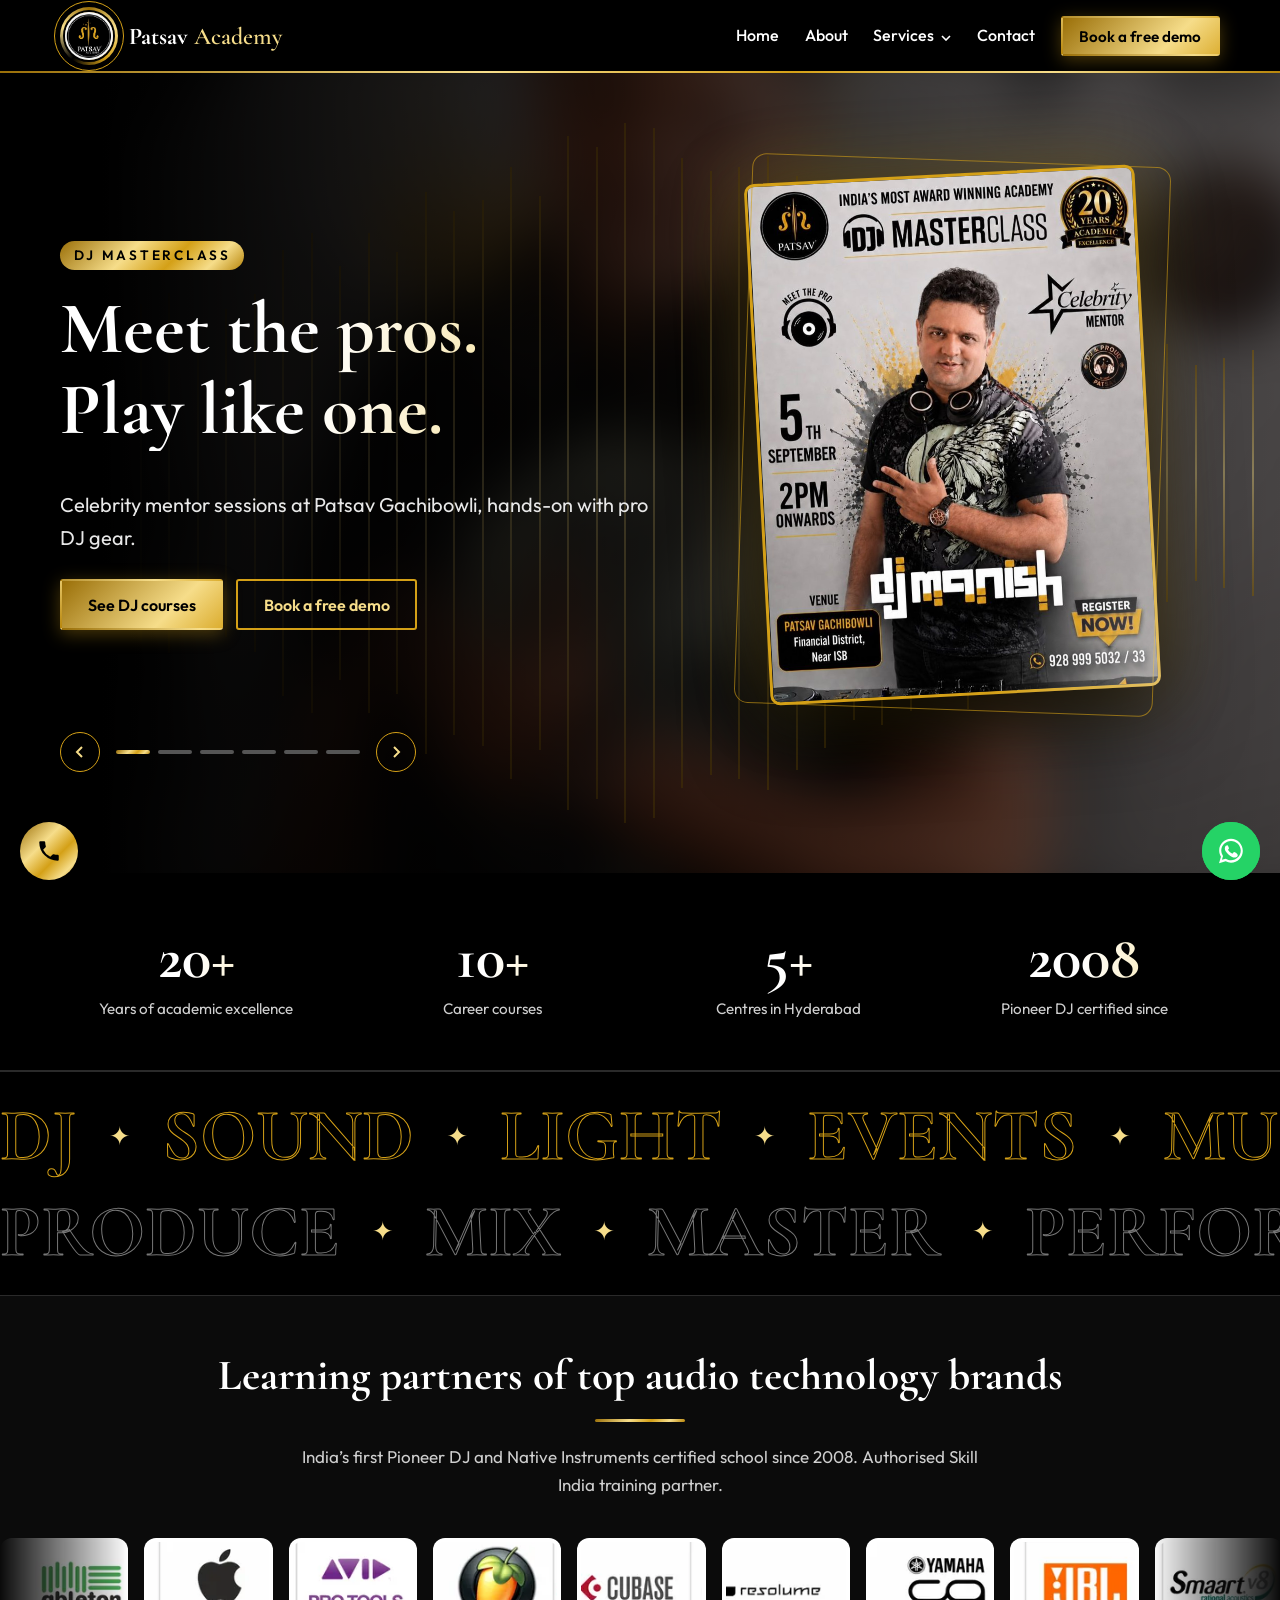
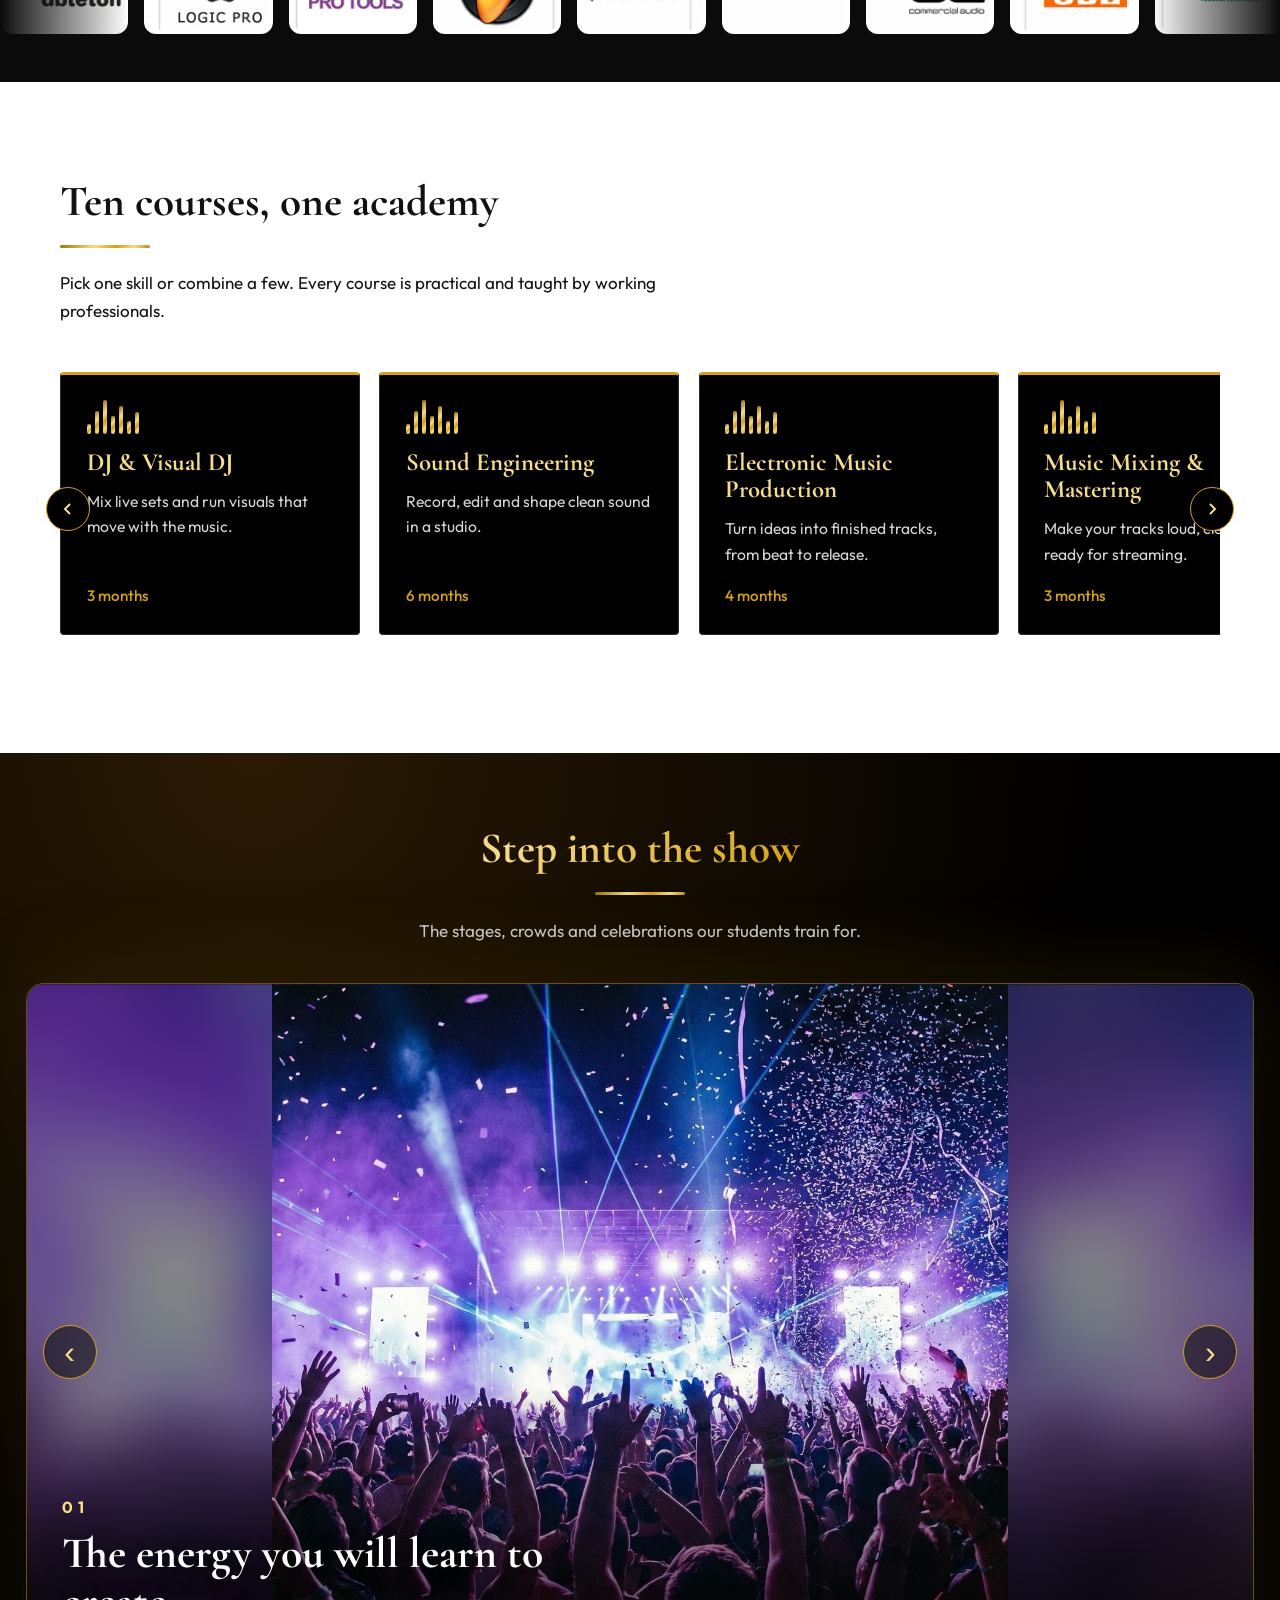
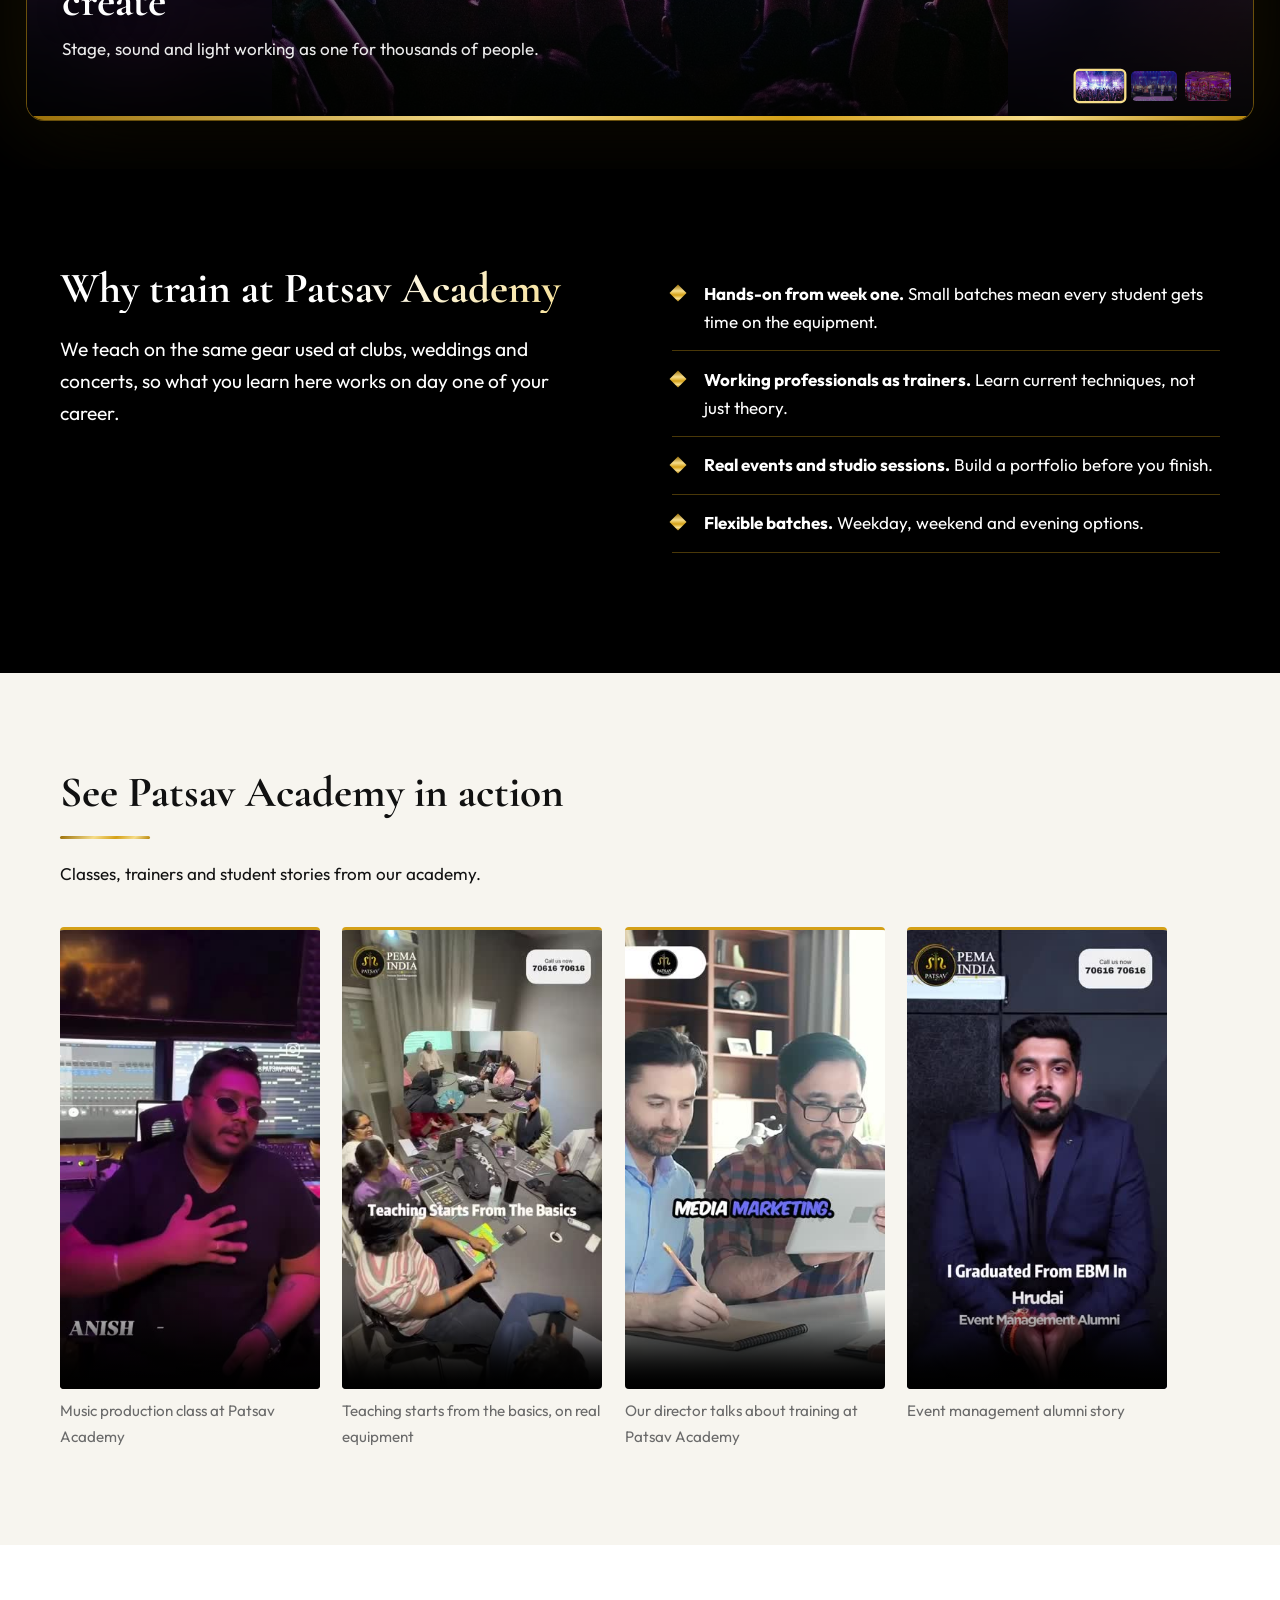
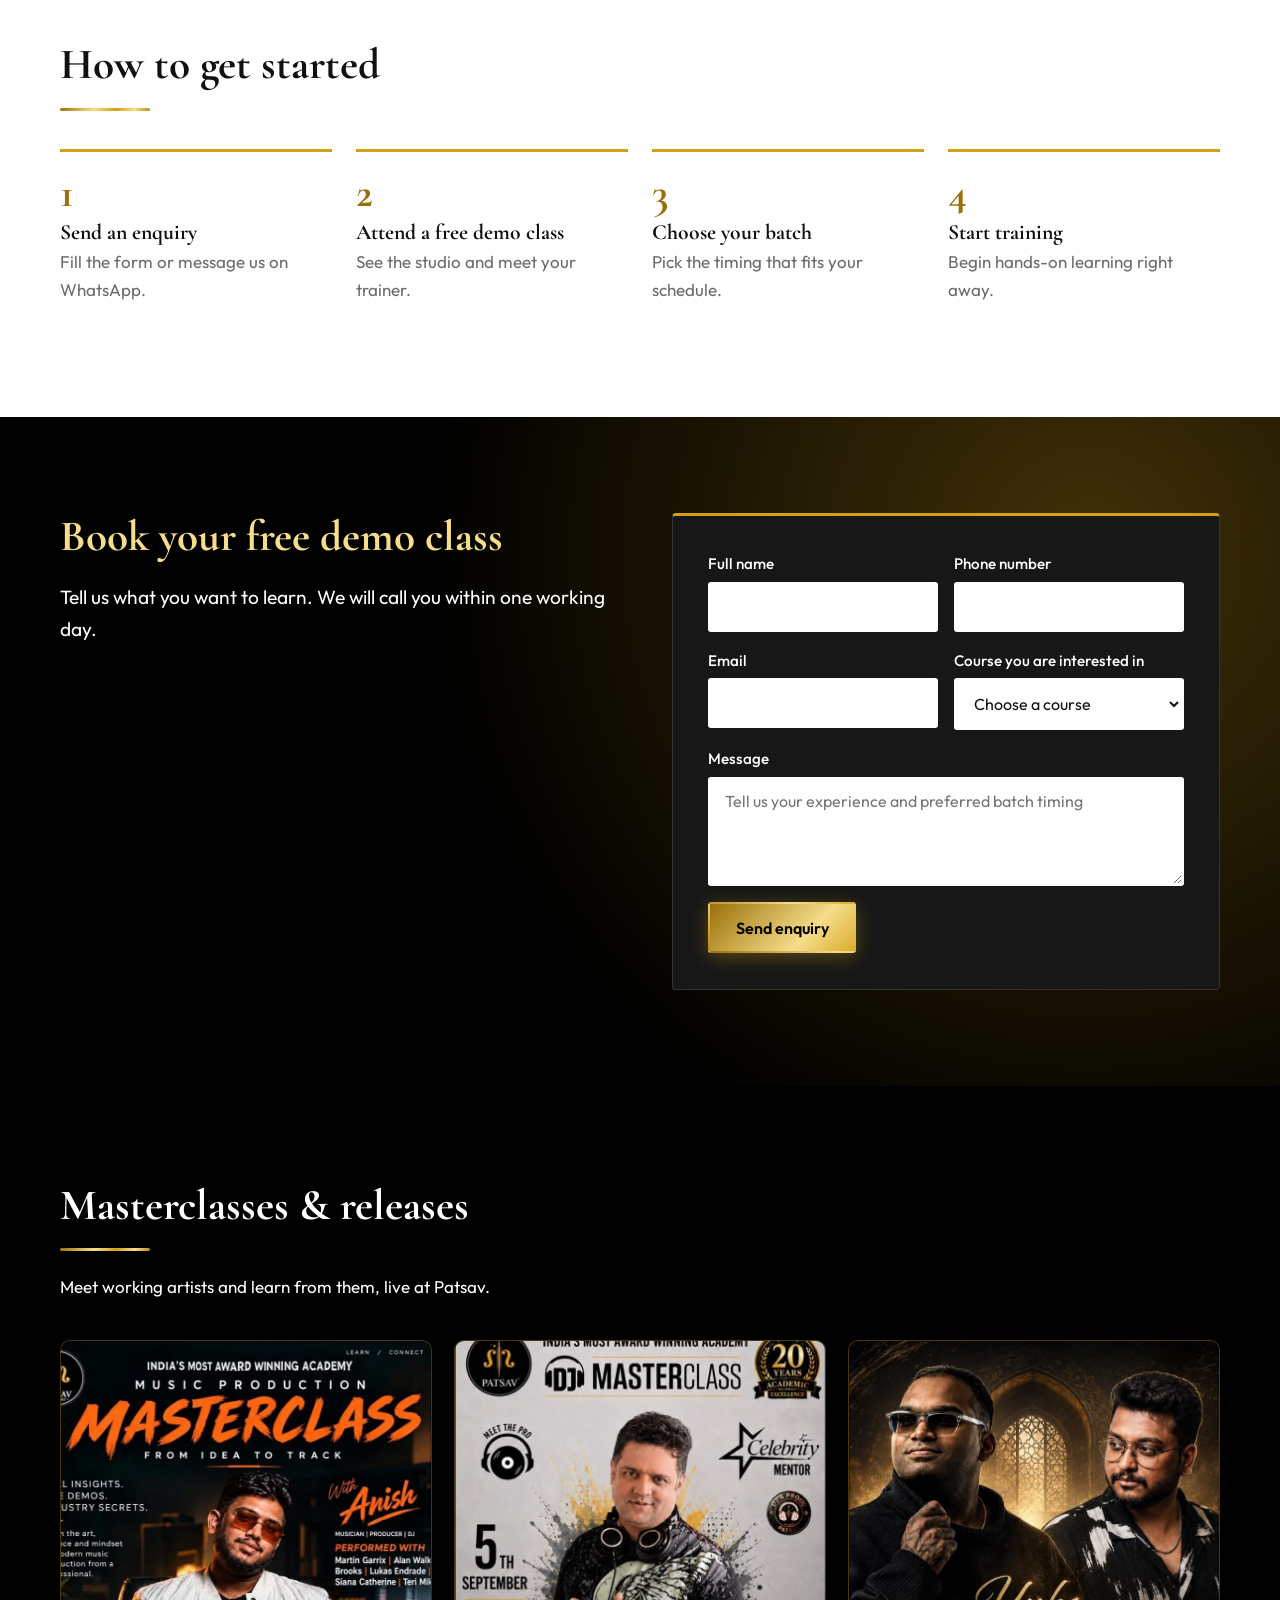
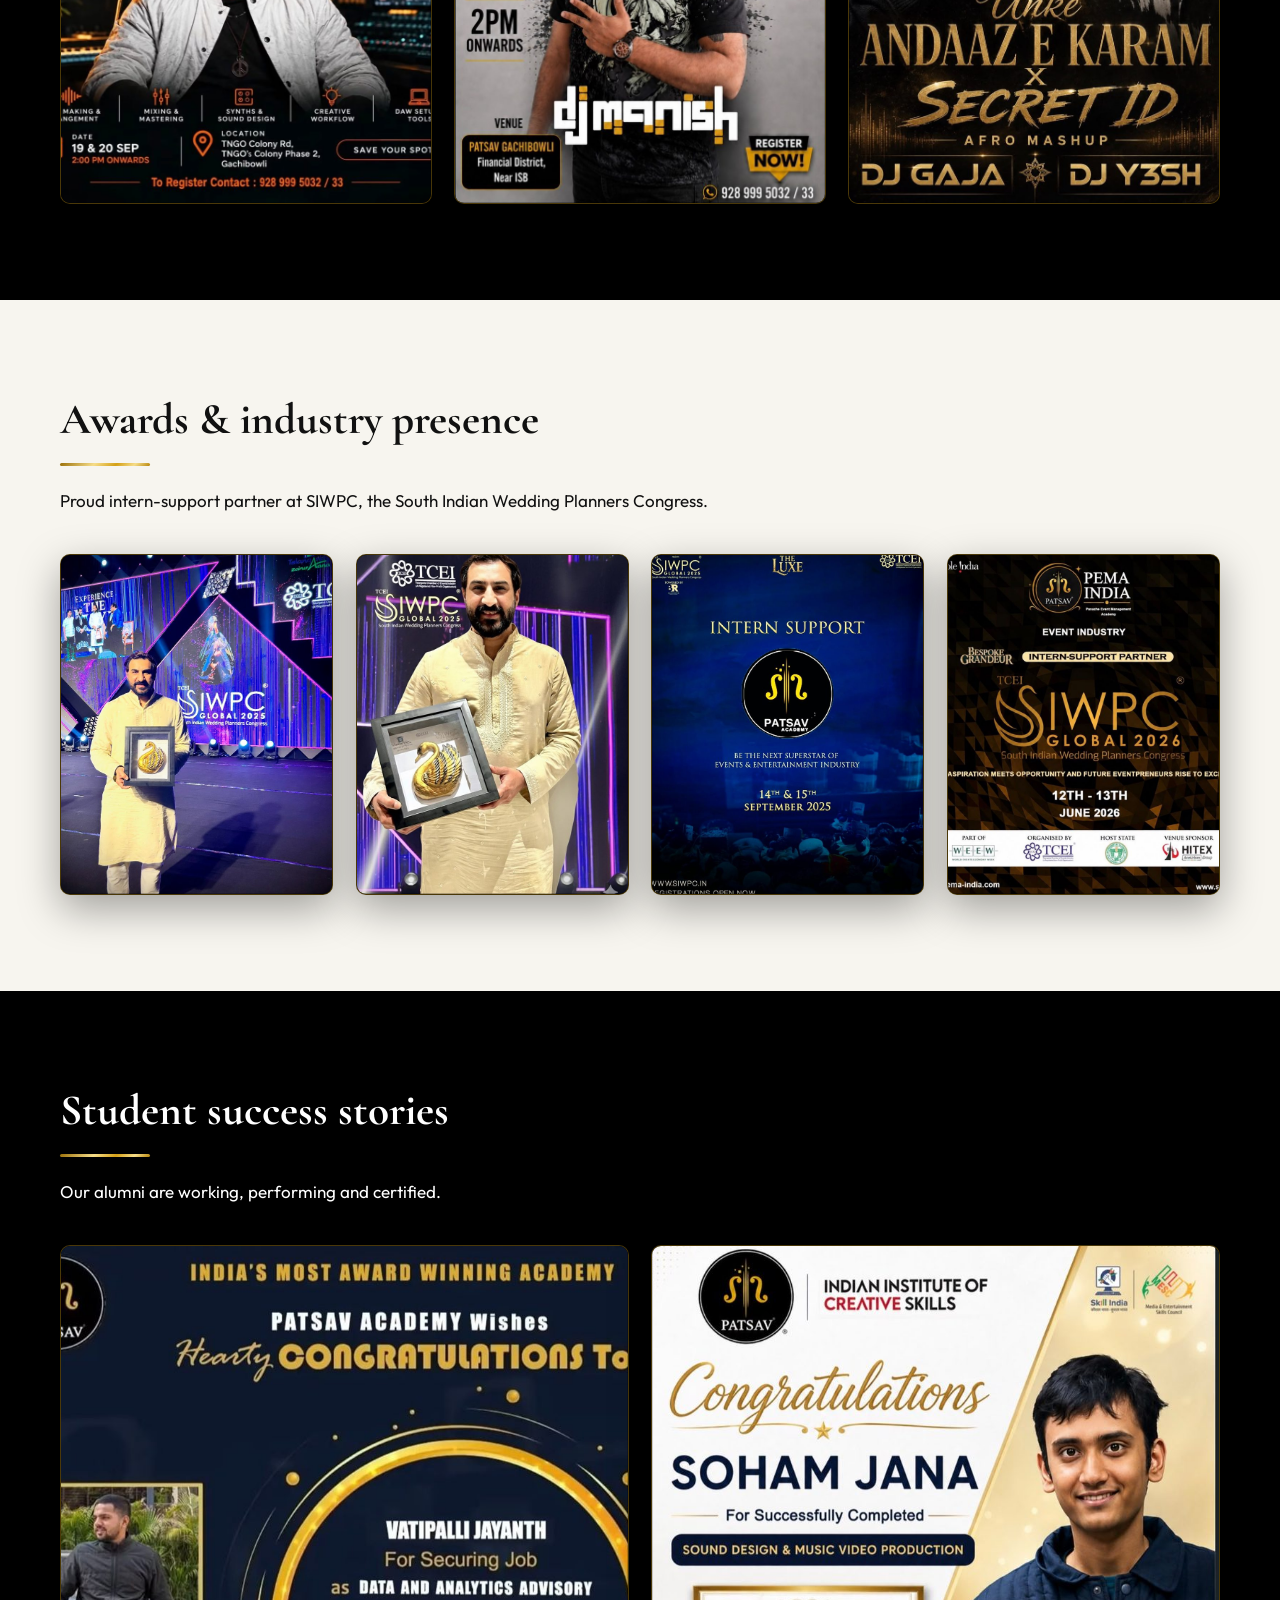
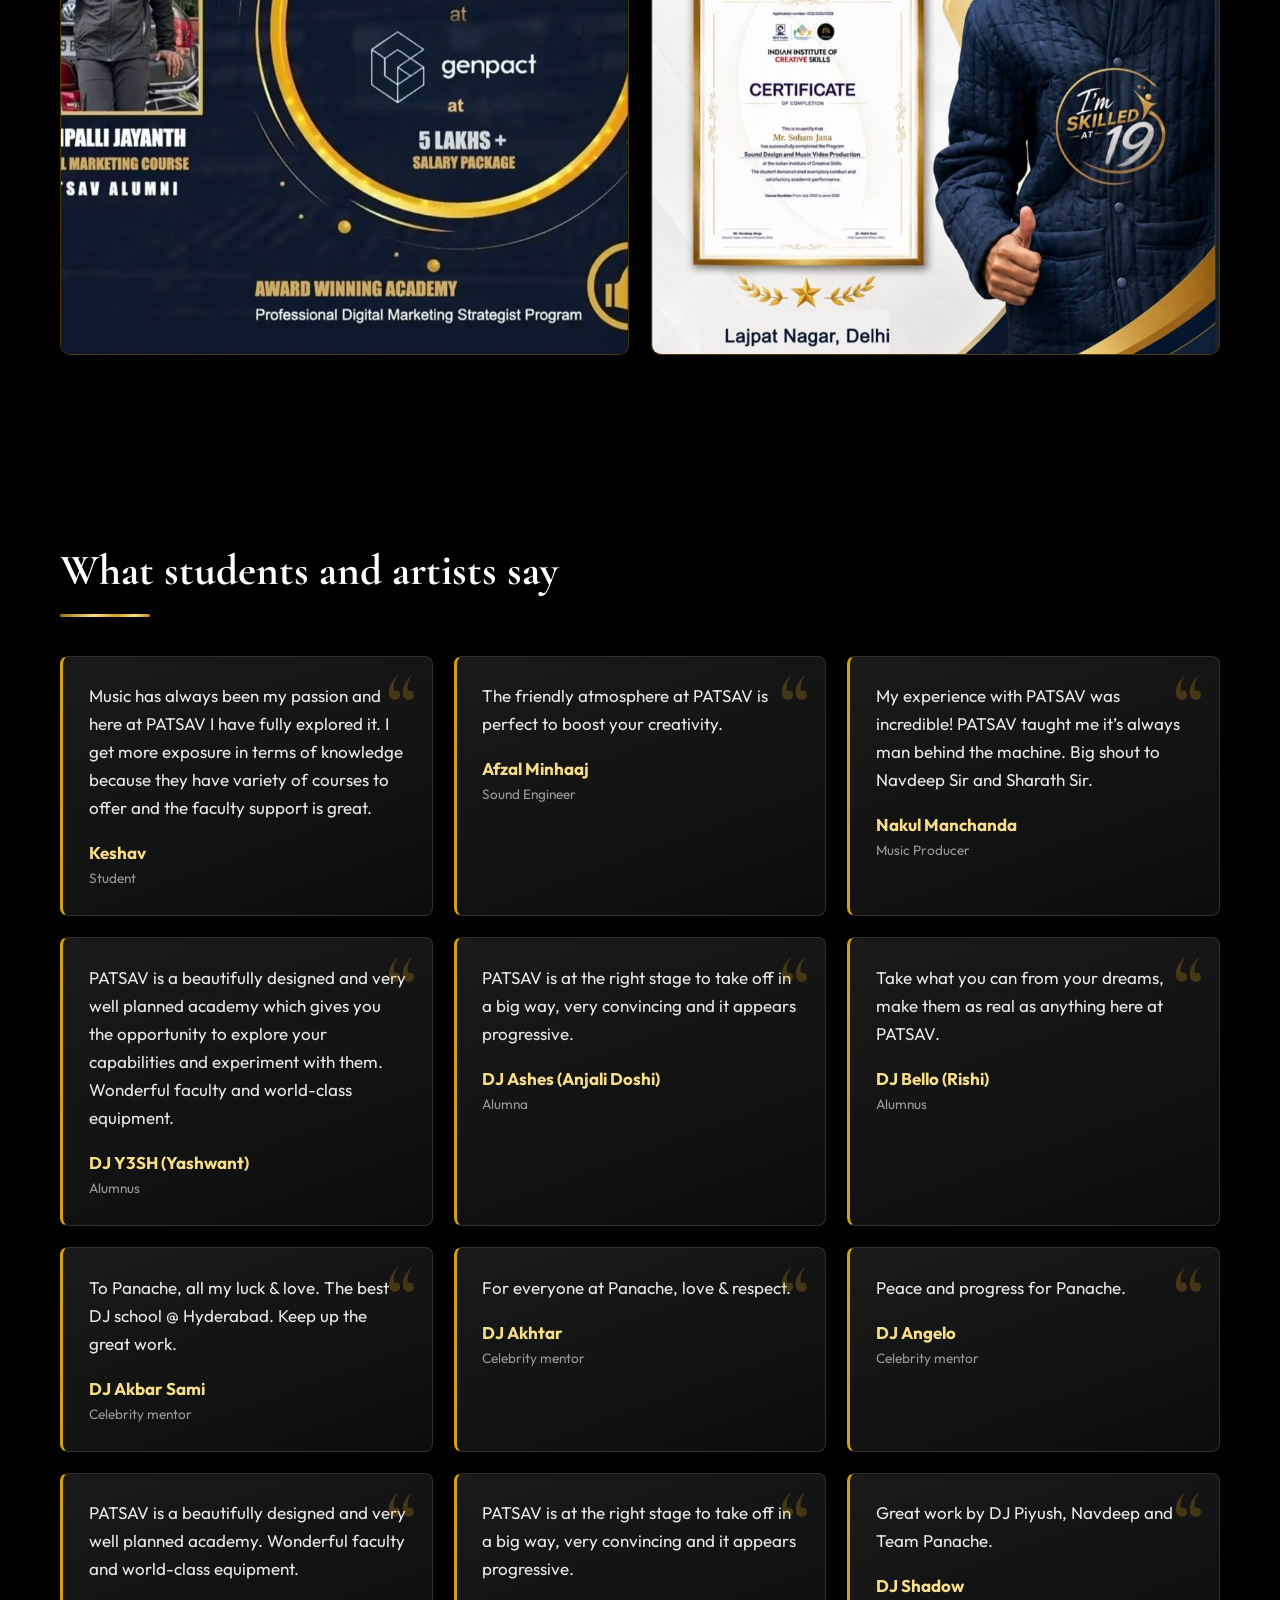
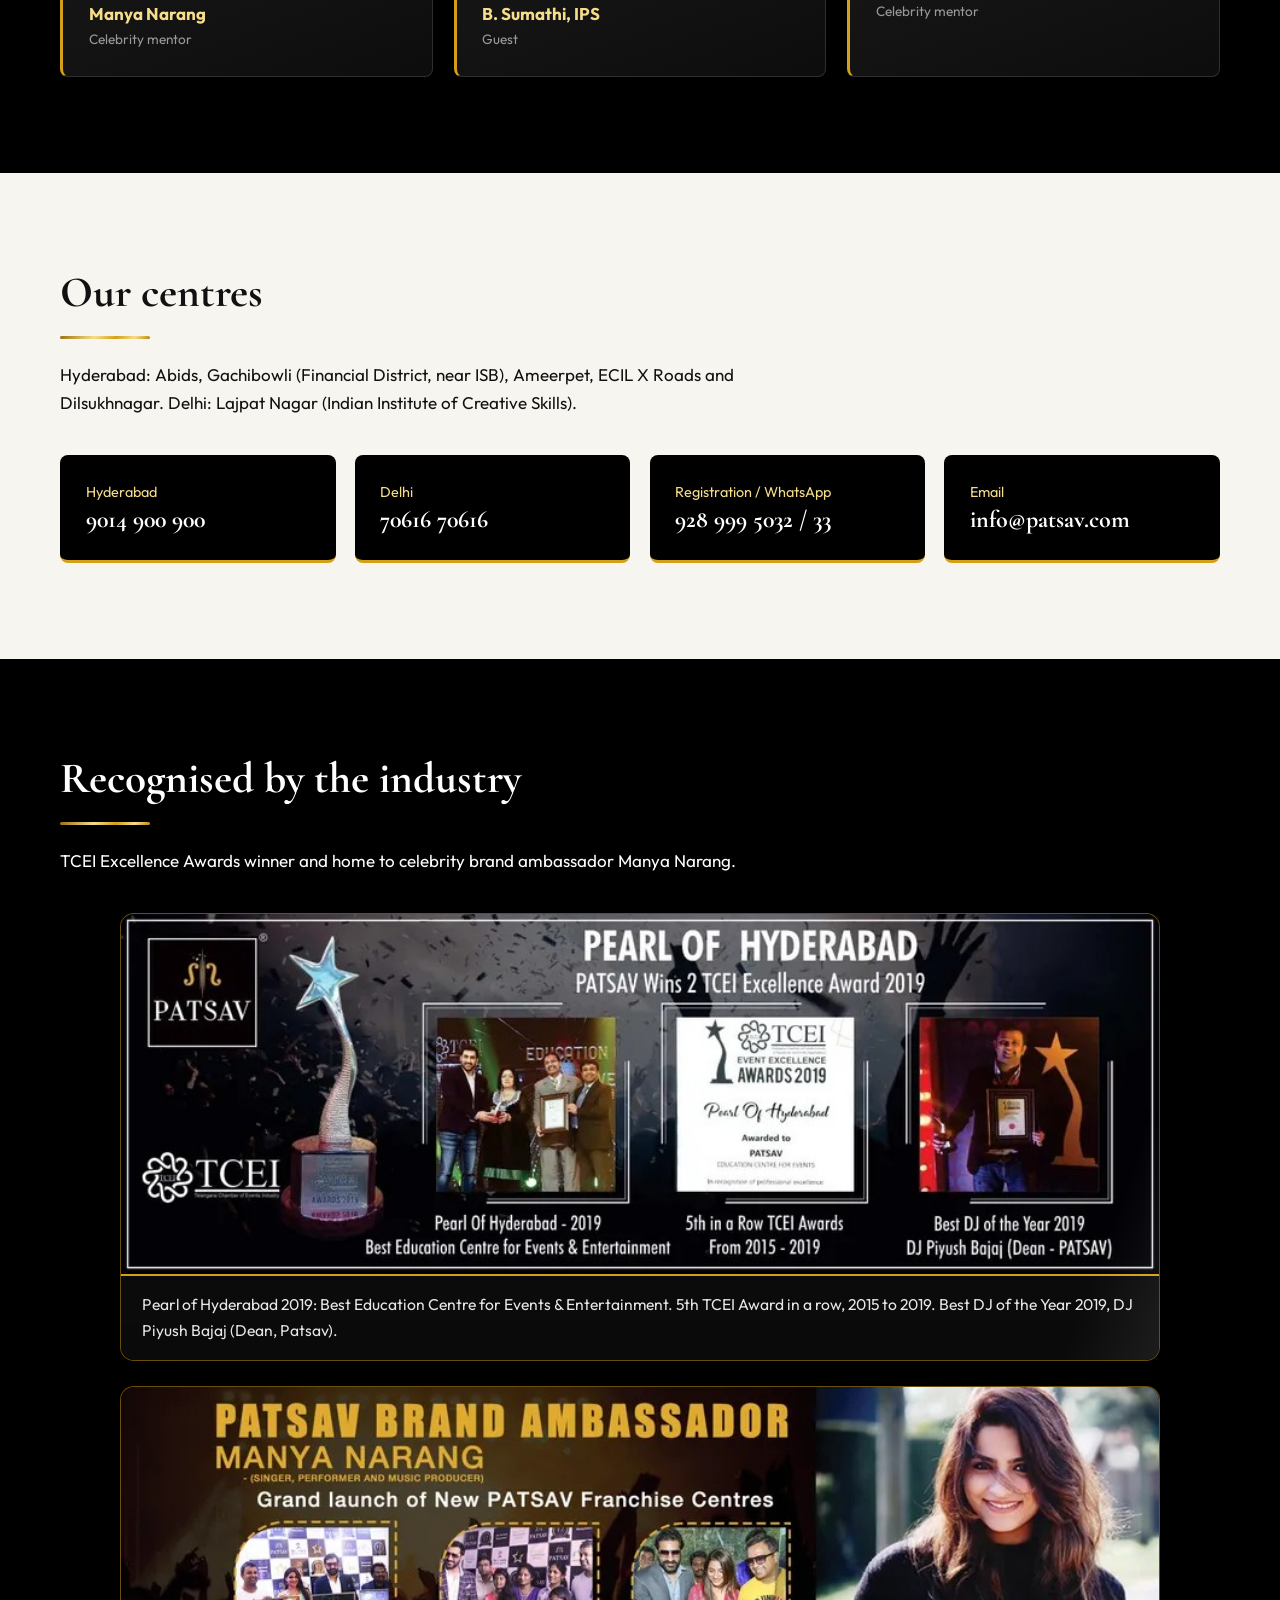
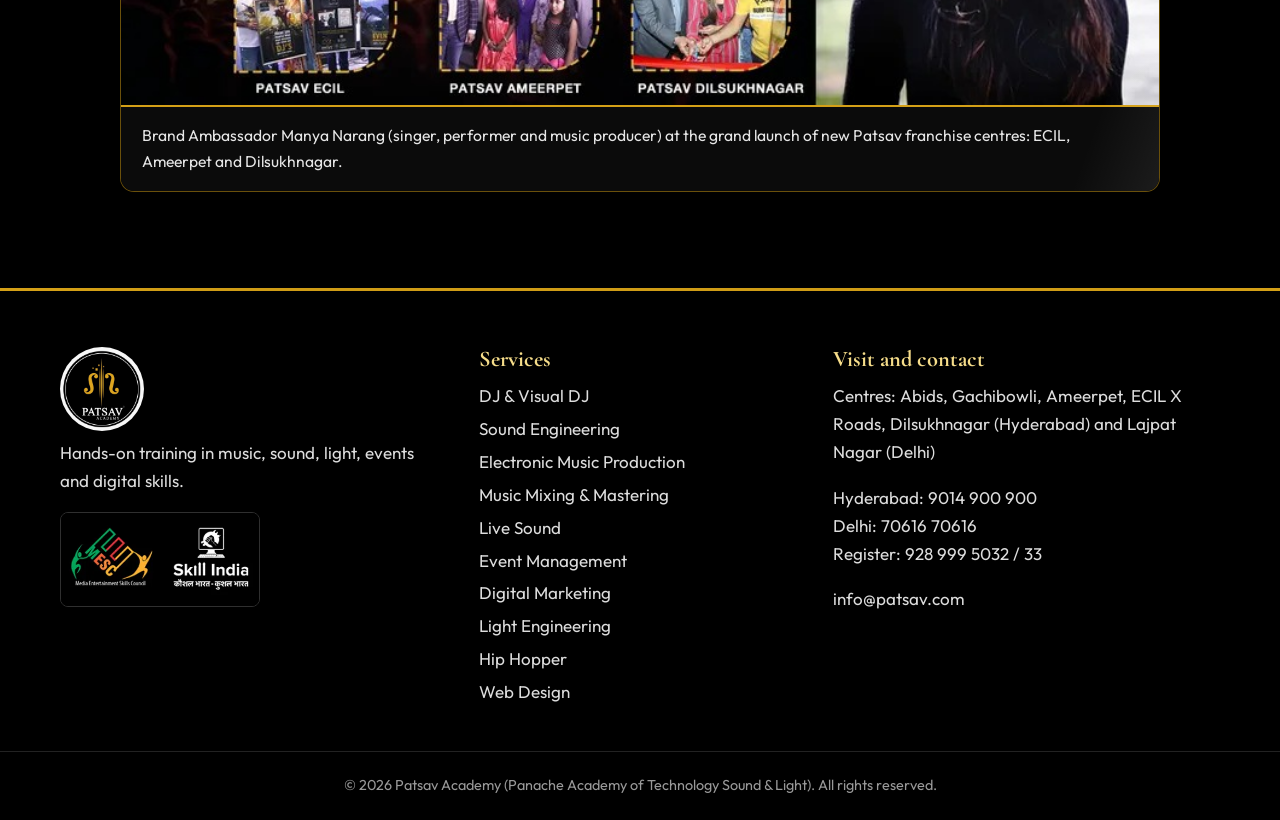
<file: index.html>
<!DOCTYPE html>
<html lang="en"><head><meta charset="utf-8"><meta name="viewport" content="width=device-width, initial-scale=1">
<title>Patsav Academy | DJ, Sound Engineering and Music Production Courses</title><meta name="description" content="Learn DJing, sound engineering, music production, live sound, lighting, event management, digital marketing and web design at Patsav Academy.">
<meta property="og:title" content="Patsav Academy | DJ, Sound Engineering and Music Production Courses"><meta property="og:description" content="Learn DJing, sound engineering, music production, live sound, lighting, event management, digital marketing and web design at Patsav Academy."><meta property="og:image" content="https://www.patsav.com/assets/img/logo.jpg">
<link rel="icon" href="assets/img/logo.jpg"><link rel="preconnect" href="https://fonts.googleapis.com"><link rel="preconnect" href="https://fonts.gstatic.com" crossorigin>
<link href="https://fonts.googleapis.com/css2?family=Cormorant+Garamond:wght@500;600;700&family=Outfit:wght@300;400;500;600&display=swap" rel="stylesheet">
<link rel="stylesheet" href="assets/css/style.css">
<script type="application/ld+json">{"@context":"https://schema.org","@type":"EducationalOrganization","name":"Patsav Academy","url":"https://www.patsav.com","logo":"https://www.patsav.com/assets/img/logo.jpg","telephone":"+919014900900","email":"info@patsav.com","address":"Centres: Abids, Gachibowli, Ameerpet, ECIL X Roads, Dilsukhnagar (Hyderabad) and Lajpat Nagar (Delhi)"}</script>
</head><body><div class="progress"></div><div class="curtain"><img src="assets/img/logo.jpg" alt=""></div><div class="glow"></div>
<a class="skip" href="#main">Skip to content</a>
<header class="site-header"><div class="wrap bar">
<a class="brand" href="index.html" aria-label="Patsav Academy home"><span class="logo-ring"><img src="assets/img/logo.jpg" alt="Patsav Academy logo" width="52" height="52"></span><span>Patsav <em>Academy</em></span></a>
<button class="burger" aria-label="Open menu" aria-expanded="false" aria-controls="nav"><i></i><i></i><i></i></button>
<nav id="nav" class="nav" aria-label="Main">
<a href="index.html" class="on">Home</a><a href="about.html">About</a>
<div class="dd"><button class="dd-btn" aria-expanded="false">Services <svg width="10" height="6" viewBox="0 0 10 6"><path d="M1 1l4 4 4-4" fill="none" stroke="currentColor" stroke-width="1.6"/></svg></button>
<div class="dd-menu"><a href="services.html"><strong>All services</strong></a><a href="dj-visual-dj.html">DJ &amp; Visual DJ</a><a href="sound-engineering.html">Sound Engineering</a><a href="electronic-music-production.html">Electronic Music Production</a><a href="music-mixing-and-mastering.html">Music Mixing &amp; Mastering</a><a href="live-sound.html">Live Sound</a><a href="event-management.html">Event Management</a><a href="digital-marketing.html">Digital Marketing</a><a href="light-engineering.html">Light Engineering</a><a href="hip-hopper.html">Hip Hopper</a><a href="web-design.html">Web Design</a></div></div>
<a href="contact.html">Contact</a><a href="contact.html" class="btn btn-gold sm">Book a free demo</a>
</nav></div></header><main id="main">

<section class="hero" aria-roledescription="carousel" aria-label="Highlights"><div class="hbgs" aria-hidden="true"><div style="background-image:url(assets/img/gallery/masterclass-dj-manish.jpg)" class=on></div><div style="background-image:url(assets/img/gallery/masterclass-anish.jpg)"></div><div style="background-image:url(assets/img/gallery/siwpc-2026.jpg)"></div><div style="background-image:url(assets/img/gallery/award-swan-stage.jpg)"></div><div style="background-image:url(assets/img/gallery/placement-jayanth.jpg)"></div><div style="background-image:url(assets/img/gallery/student-soham.jpg)"></div></div><div class="strings" aria-hidden="true"></div>
<div class="wrap hero-inner"><div class="slides"><div class="slide on"><div class="stxt"><span class="eyebrow">DJ Masterclass</span><h1>Meet the pros. <br>Play like one.</h1><p>Celebrity mentor sessions at Patsav Gachibowli, hands-on with pro DJ gear.</p><div class="cta"><a class="btn btn-gold" href="dj-visual-dj.html">See DJ courses</a><a class="btn btn-line" href="contact.html">Book a free demo</a></div></div><figure class="spost"><img src="assets/img/gallery/masterclass-dj-manish.jpg" alt="DJ Masterclass"></figure></div><div class="slide"><div class="stxt"><span class="eyebrow">Production Masterclass</span><h1>From idea <br>to finished track</h1><p>Beat making, mixing, synths and sound design, live with a working producer.</p><div class="cta"><a class="btn btn-gold" href="electronic-music-production.html">See production course</a><a class="btn btn-line" href="contact.html">Book a free demo</a></div></div><figure class="spost"><img src="assets/img/gallery/masterclass-anish.jpg" alt="Production Masterclass"></figure></div><div class="slide"><div class="stxt"><span class="eyebrow">SIWPC Global 2026</span><h1>Turn your passion for events into a career</h1><p>Intern-support partner at the South Indian Wedding Planners Congress with PEMA India.</p><div class="cta"><a class="btn btn-gold" href="event-management.html">See event courses</a><a class="btn btn-line" href="contact.html">Book a free demo</a></div></div><figure class="spost"><img src="assets/img/gallery/siwpc-2026.jpg" alt="SIWPC Global 2026"></figure></div><div class="slide"><div class="stxt"><span class="eyebrow">Award-winning academy</span><h1>Twenty years of academic excellence</h1><p>Recognised on India&rsquo;s biggest event-industry stages.</p><div class="cta"><a class="btn btn-gold" href="about.html">About Patsav</a><a class="btn btn-line" href="contact.html">Book a free demo</a></div></div><figure class="spost"><img src="assets/img/gallery/award-swan-stage.jpg" alt="Award-winning academy"></figure></div><div class="slide"><div class="stxt"><span class="eyebrow">Alumni placements</span><h1>Skills that get you hired</h1><p>Our Digital Marketing alumnus Vatipalli Jayanth now works at Genpact.</p><div class="cta"><a class="btn btn-gold" href="digital-marketing.html">See digital courses</a><a class="btn btn-line" href="contact.html">Book a free demo</a></div></div><figure class="spost"><img src="assets/img/gallery/placement-jayanth.jpg" alt="Alumni placements"></figure></div><div class="slide"><div class="stxt"><span class="eyebrow">Skill India certified</span><h1>Learn it. Certify it. Own it.</h1><p>Skill India and MESC-backed certificates from Indian Institute of Creative Skills.</p><div class="cta"><a class="btn btn-gold" href="contact.html">Book a free demo</a><a class="btn btn-line" href="contact.html">Book a free demo</a></div></div><figure class="spost"><img src="assets/img/gallery/student-soham.jpg" alt="Skill India certified"></figure></div></div><div class="ctrl"><button class="prev" aria-label="Previous slide"><svg width="14" height="14" viewBox="0 0 14 14"><path d="M9 2L4 7l5 5" fill="none" stroke="currentColor" stroke-width="2"/></svg></button><div class="dots" role="tablist"></div><button class="next" aria-label="Next slide"><svg width="14" height="14" viewBox="0 0 14 14"><path d="M5 2l5 5-5 5" fill="none" stroke="currentColor" stroke-width="2"/></svg></button></div></div></section>
<section class="stats"><div class="wrap sgrid"><div class="reveal"><b data-n="20">0</b><span>Years of academic excellence</span></div><div class="reveal"><b data-n="10">0</b><span>Career courses</span></div><div class="reveal"><b data-n="5">0</b><span>Centres in Hyderabad</span></div><div class="reveal"><b data-n="2008">0</b><span>Pioneer DJ certified since</span></div></div></section><div class="ribbon" aria-hidden="true"><div class="rt"><span>DJ</span><b>&#10022;</b><span>Sound</span><b>&#10022;</b><span>Light</span><b>&#10022;</b><span>Events</span><b>&#10022;</b><span>Music</span><b>&#10022;</b><span>Studio</span><b>&#10022;</b><span>DJ</span><b>&#10022;</b><span>Sound</span><b>&#10022;</b><span>Light</span><b>&#10022;</b><span>Events</span><b>&#10022;</b><span>Music</span><b>&#10022;</b><span>Studio</span><b>&#10022;</b></div><div class="rt rev"><span>Produce</span><b>&#10022;</b><span>Mix</span><b>&#10022;</b><span>Master</span><b>&#10022;</b><span>Perform</span><b>&#10022;</b><span>Create</span><b>&#10022;</b><span>Inspire</span><b>&#10022;</b><span>Produce</span><b>&#10022;</b><span>Mix</span><b>&#10022;</b><span>Master</span><b>&#10022;</b><span>Perform</span><b>&#10022;</b><span>Create</span><b>&#10022;</b><span>Inspire</span><b>&#10022;</b></div></div>
<section class="partners"><div class="wrap head reveal"><h2>Learning partners of top audio technology brands</h2><p>India&rsquo;s first Pioneer DJ and Native Instruments certified school since 2008. Authorised Skill India training partner.</p></div><div class="marq"><div class="track"><img class="lt" src="assets/img/gallery/logo-ableton.png" alt="ableton logo" loading="lazy"><img class="lt" src="assets/img/gallery/logo-logic.png" alt="logic logo" loading="lazy"><img class="lt" src="assets/img/gallery/logo-protools.png" alt="protools logo" loading="lazy"><img class="lt" src="assets/img/gallery/logo-fl.png" alt="fl logo" loading="lazy"><img class="lt" src="assets/img/gallery/logo-cubase.png" alt="cubase logo" loading="lazy"><img class="lt" src="assets/img/gallery/logo-resolume.png" alt="resolume logo" loading="lazy"><img class="lt" src="assets/img/gallery/logo-yamaha.png" alt="yamaha logo" loading="lazy"><img class="lt" src="assets/img/gallery/logo-jbl.png" alt="jbl logo" loading="lazy"><img class="lt" src="assets/img/gallery/logo-smaart.png" alt="smaart logo" loading="lazy"><img class="lt" src="assets/img/gallery/logo-pioneer.png" alt="pioneer logo" loading="lazy"><img class="lt" src="assets/img/gallery/logo-traktor.png" alt="traktor logo" loading="lazy"><img class="lt" src="assets/img/gallery/logo-serato.png" alt="serato logo" loading="lazy"><span>Native Instruments</span><span>AES Listed School</span><span>Jagannath University</span><img class="lt sk" src="assets/img/gallery/skill-mesc.png" alt="MESC and Skill India" loading="lazy"><img class="lt" src="assets/img/gallery/logo-ableton.png" alt="ableton logo" loading="lazy"><img class="lt" src="assets/img/gallery/logo-logic.png" alt="logic logo" loading="lazy"><img class="lt" src="assets/img/gallery/logo-protools.png" alt="protools logo" loading="lazy"><img class="lt" src="assets/img/gallery/logo-fl.png" alt="fl logo" loading="lazy"><img class="lt" src="assets/img/gallery/logo-cubase.png" alt="cubase logo" loading="lazy"><img class="lt" src="assets/img/gallery/logo-resolume.png" alt="resolume logo" loading="lazy"><img class="lt" src="assets/img/gallery/logo-yamaha.png" alt="yamaha logo" loading="lazy"><img class="lt" src="assets/img/gallery/logo-jbl.png" alt="jbl logo" loading="lazy"><img class="lt" src="assets/img/gallery/logo-smaart.png" alt="smaart logo" loading="lazy"><img class="lt" src="assets/img/gallery/logo-pioneer.png" alt="pioneer logo" loading="lazy"><img class="lt" src="assets/img/gallery/logo-traktor.png" alt="traktor logo" loading="lazy"><img class="lt" src="assets/img/gallery/logo-serato.png" alt="serato logo" loading="lazy"><span>Native Instruments</span><span>AES Listed School</span><span>Jagannath University</span><img class="lt sk" src="assets/img/gallery/skill-mesc.png" alt="MESC and Skill India" loading="lazy"></div></div></section>
<section class="sec light"><div class="wrap"><div class="head"><h2>Ten courses, one academy</h2><p>Pick one skill or combine a few. Every course is practical and taught by working professionals.</p></div>
<div class="carousel-wrap"><button class="cnav cprev" aria-label="Scroll courses left"><svg width="14" height="14" viewBox="0 0 14 14"><path d="M9 2L4 7l5 5" fill="none" stroke="currentColor" stroke-width="2"/></svg></button><div class="carousel" tabindex="0" aria-label="Courses"><a class="card" href="dj-visual-dj.html"><span class="wave" aria-hidden="true"><i></i><i></i><i></i><i></i><i></i><i></i><i></i></span><h3>DJ &amp; Visual DJ</h3><p>Mix live sets and run visuals that move with the music.</p><span class="meta">3 months</span></a><a class="card" href="sound-engineering.html"><span class="wave" aria-hidden="true"><i></i><i></i><i></i><i></i><i></i><i></i><i></i></span><h3>Sound Engineering</h3><p>Record, edit and shape clean sound in a studio.</p><span class="meta">6 months</span></a><a class="card" href="electronic-music-production.html"><span class="wave" aria-hidden="true"><i></i><i></i><i></i><i></i><i></i><i></i><i></i></span><h3>Electronic Music Production</h3><p>Turn ideas into finished tracks, from beat to release.</p><span class="meta">4 months</span></a><a class="card" href="music-mixing-and-mastering.html"><span class="wave" aria-hidden="true"><i></i><i></i><i></i><i></i><i></i><i></i><i></i></span><h3>Music Mixing &amp; Mastering</h3><p>Make your tracks loud, clear and ready for streaming.</p><span class="meta">3 months</span></a><a class="card" href="live-sound.html"><span class="wave" aria-hidden="true"><i></i><i></i><i></i><i></i><i></i><i></i><i></i></span><h3>Live Sound</h3><p>Run front-of-house and monitors for concerts and events.</p><span class="meta">3 months</span></a><a class="card" href="event-management.html"><span class="wave" aria-hidden="true"><i></i><i></i><i></i><i></i><i></i><i></i><i></i></span><h3>Event Management</h3><p>Plan and deliver concerts, weddings and corporate shows.</p><span class="meta">3 months</span></a><a class="card" href="digital-marketing.html"><span class="wave" aria-hidden="true"><i></i><i></i><i></i><i></i><i></i><i></i><i></i></span><h3>Digital Marketing</h3><p>Promote artists, events and brands online.</p><span class="meta">3 months</span></a><a class="card" href="light-engineering.html"><span class="wave" aria-hidden="true"><i></i><i></i><i></i><i></i><i></i><i></i><i></i></span><h3>Light Engineering</h3><p>Design and operate stage and show lighting.</p><span class="meta">3 months</span></a><a class="card" href="hip-hopper.html"><span class="wave" aria-hidden="true"><i></i><i></i><i></i><i></i><i></i><i></i><i></i></span><h3>Hip Hopper</h3><p>Write, record and perform hip hop with confidence.</p><span class="meta">3 months</span></a><a class="card" href="web-design.html"><span class="wave" aria-hidden="true"><i></i><i></i><i></i><i></i><i></i><i></i><i></i></span><h3>Web Design</h3><p>Build fast, good-looking websites that bring in customers.</p><span class="meta">3 months</span></a></div><button class="cnav cnext" aria-label="Scroll courses right"><svg width="14" height="14" viewBox="0 0 14 14"><path d="M5 2l5 5-5 5" fill="none" stroke="currentColor" stroke-width="2"/></svg></button></div></div></section>
<section class="show"><div class="wrap head reveal"><h2>Step into the show</h2><p>The stages, crowds and celebrations our students train for.</p></div><div class="stage" data-show><div class="sl on"><div class="sbk" style="background-image:url(assets/img/gallery/show-crowd.jpg)"></div><img src="assets/img/gallery/show-crowd.jpg" alt="The energy you will learn to create"><div class="cap"><span>01</span><h3>The energy you will learn to create</h3><p>Stage, sound and light working as one for thousands of people.</p></div></div><div class="sl"><div class="sbk" style="background-image:url(assets/img/gallery/show-siwpc-2024.jpg)"></div><img src="assets/img/gallery/show-siwpc-2024.jpg" alt="SIWPC Global 2024, TCEI Event Excellence Awards"><div class="cap"><span>02</span><h3>SIWPC Global 2024, TCEI Event Excellence Awards</h3><p>Telangana&rsquo;s event industry on one stage.</p></div></div><div class="sl"><div class="sbk" style="background-image:url(assets/img/gallery/show-wedding.jpg)"></div><img src="assets/img/gallery/show-wedding.jpg" alt="Weddings and decor, lit to perfection"><div class="cap"><span>03</span><h3>Weddings and decor, lit to perfection</h3><p>Design, lighting and sound come together in every celebration.</p></div></div><button class="sp" aria-label="Previous">&#8249;</button><button class="sn" aria-label="Next">&#8250;</button><div class="sbar"><i></i></div><div class="sth"></div></div></section>
<section class="sec dark"><div class="wrap split"><div><h2>Why train at Patsav Academy</h2><p class="lead">We teach on the same gear used at clubs, weddings and concerts, so what you learn here works on day one of your career.</p></div>
<ul class="ticks"><li><strong>Hands-on from week one.</strong> Small batches mean every student gets time on the equipment.</li><li><strong>Working professionals as trainers.</strong> Learn current techniques, not just theory.</li><li><strong>Real events and studio sessions.</strong> Build a portfolio before you finish.</li><li><strong>Flexible batches.</strong> Weekday, weekend and evening options.</li></ul></div></section>
<section class="sec paper"><div class="wrap"><div class="head"><h2>See Patsav Academy in action</h2><p>Classes, trainers and student stories from our academy.</p></div><div class="vgrid"><figure><video controls preload="none" playsinline poster="assets/video/v3.jpg"><source src="assets/video/v3.mp4" type="video/mp4"></video><figcaption>Music production class at Patsav Academy</figcaption></figure><figure><video controls preload="none" playsinline poster="assets/video/v5.jpg"><source src="assets/video/v5.mp4" type="video/mp4"></video><figcaption>Teaching starts from the basics, on real equipment</figcaption></figure><figure><video controls preload="none" playsinline poster="assets/video/v1.jpg"><source src="assets/video/v1.mp4" type="video/mp4"></video><figcaption>Our director talks about training at Patsav Academy</figcaption></figure><figure><video controls preload="none" playsinline poster="assets/video/v6.jpg"><source src="assets/video/v6.mp4" type="video/mp4"></video><figcaption>Event management alumni story</figcaption></figure></div></div></section>
<section class="sec light"><div class="wrap"><div class="head"><h2>How to get started</h2></div><ol class="steps">
<li><h3>Send an enquiry</h3><p>Fill the form or message us on WhatsApp.</p></li><li><h3>Attend a free demo class</h3><p>See the studio and meet your trainer.</p></li><li><h3>Choose your batch</h3><p>Pick the timing that fits your schedule.</p></li><li><h3>Start training</h3><p>Begin hands-on learning right away.</p></li></ol></div></section>
<section class="sec gold-band"><div class="wrap split"><div><h2>Book your free demo class</h2><p class="lead">Tell us what you want to learn. We will call you within one working day.</p></div><div class="formbox"><form class="form" action="https://formsubmit.co/info@patsav.com" method="post" novalidate>
<input type="hidden" name="_subject" value="New enquiry from Patsav Academy website"><input type="hidden" name="_captcha" value="false"><input type="hidden" name="_template" value="table">
<input type="text" name="_honey" class="hp" tabindex="-1" autocomplete="off" aria-hidden="true">
<div class="row"><label>Full name<input type="text" name="name" required autocomplete="name"></label><label>Phone number<input type="tel" name="phone" required autocomplete="tel" inputmode="tel"></label></div>
<div class="row"><label>Email<input type="email" name="email" required autocomplete="email"></label><label>Course you are interested in<select name="course" required><option value="">Choose a course</option><option value="DJ &amp; Visual DJ">DJ &amp; Visual DJ</option><option value="Sound Engineering">Sound Engineering</option><option value="Electronic Music Production">Electronic Music Production</option><option value="Music Mixing &amp; Mastering">Music Mixing &amp; Mastering</option><option value="Live Sound">Live Sound</option><option value="Event Management">Event Management</option><option value="Digital Marketing">Digital Marketing</option><option value="Light Engineering">Light Engineering</option><option value="Hip Hopper">Hip Hopper</option><option value="Web Design">Web Design</option></select></label></div>
<label>Message<textarea name="message" rows="4" placeholder="Tell us your experience and preferred batch timing"></textarea></label>
<button class="btn btn-gold" type="submit">Send enquiry</button></form></div></div></section>
<section class="sec dark"><div class="wrap"><div class="head reveal"><h2>Masterclasses &amp; releases</h2><p>Meet working artists and learn from them, live at Patsav.</p></div><div class="pgrid"><figure class="ph reveal "><img loading="lazy" src="assets/img/gallery/masterclass-anish.jpg" alt="Music Production Masterclass with Anish, 19 &amp; 20 Sep"><figcaption>Music Production Masterclass with Anish, 19 &amp; 20 Sep</figcaption></figure><figure class="ph reveal "><img loading="lazy" src="assets/img/gallery/masterclass-dj-manish.jpg" alt="DJ Masterclass with DJ Manish, Patsav Gachibowli"><figcaption>DJ Masterclass with DJ Manish, Patsav Gachibowli</figcaption></figure><figure class="ph reveal "><img loading="lazy" src="assets/img/gallery/release-mashup.jpg" alt="Afro mashup by DJ Gaja x DJ Y3SH"><figcaption>Afro mashup by DJ Gaja x DJ Y3SH</figcaption></figure></div></div></section>
<section class="sec paper"><div class="wrap"><div class="head reveal"><h2>Awards &amp; industry presence</h2><p>Proud intern-support partner at SIWPC, the South Indian Wedding Planners Congress.</p></div><div class="pgrid"><figure class="ph reveal "><img loading="lazy" src="assets/img/gallery/award-swan-stage.jpg" alt="Patsav at SIWPC Global 2025"><figcaption>Patsav at SIWPC Global 2025</figcaption></figure><figure class="ph reveal "><img loading="lazy" src="assets/img/gallery/award-swan.jpg" alt="SIWPC Global 2025 recognition"><figcaption>SIWPC Global 2025 recognition</figcaption></figure><figure class="ph reveal "><img loading="lazy" src="assets/img/gallery/intern-support-2025.jpg" alt="Intern support, SIWPC 2025"><figcaption>Intern support, SIWPC 2025</figcaption></figure><figure class="ph reveal "><img loading="lazy" src="assets/img/gallery/siwpc-2026.jpg" alt="PEMA India x Patsav at SIWPC Global 2026, 12-13 June 2026"><figcaption>PEMA India x Patsav at SIWPC Global 2026, 12-13 June 2026</figcaption></figure></div></div></section>
<section class="sec dark"><div class="wrap"><div class="head reveal"><h2>Student success stories</h2><p>Our alumni are working, performing and certified.</p></div><div class="pgrid"><figure class="ph reveal "><img loading="lazy" src="assets/img/gallery/placement-jayanth.jpg" alt="Vatipalli Jayanth, Digital Marketing alumnus, placed at Genpact"><figcaption>Vatipalli Jayanth, Digital Marketing alumnus, placed at Genpact</figcaption></figure><figure class="ph reveal "><img loading="lazy" src="assets/img/gallery/student-soham.jpg" alt="Soham Jana, Sound Design &amp; Music Video Production, Delhi"><figcaption>Soham Jana, Sound Design &amp; Music Video Production, Delhi</figcaption></figure></div></div></section>
<section class="sec dark"><div class="wrap"><div class="head reveal"><h2>What students and artists say</h2></div><div class="tgrid"><blockquote class="reveal"><p>Music has always been my passion and here at PATSAV I have fully explored it. I get more exposure in terms of knowledge because they have variety of courses to offer and the faculty support is great.</p><footer><strong>Keshav</strong> <span>Student</span></footer></blockquote><blockquote class="reveal"><p>The friendly atmosphere at PATSAV is perfect to boost your creativity.</p><footer><strong>Afzal Minhaaj</strong> <span>Sound Engineer</span></footer></blockquote><blockquote class="reveal"><p>My experience with PATSAV was incredible! PATSAV taught me it&rsquo;s always man behind the machine. Big shout to Navdeep Sir and Sharath Sir.</p><footer><strong>Nakul Manchanda</strong> <span>Music Producer</span></footer></blockquote><blockquote class="reveal"><p>PATSAV is a beautifully designed and very well planned academy which gives you the opportunity to explore your capabilities and experiment with them. Wonderful faculty and world-class equipment.</p><footer><strong>DJ Y3SH (Yashwant)</strong> <span>Alumnus</span></footer></blockquote><blockquote class="reveal"><p>PATSAV is at the right stage to take off in a big way, very convincing and it appears progressive.</p><footer><strong>DJ Ashes (Anjali Doshi)</strong> <span>Alumna</span></footer></blockquote><blockquote class="reveal"><p>Take what you can from your dreams, make them as real as anything here at PATSAV.</p><footer><strong>DJ Bello (Rishi)</strong> <span>Alumnus</span></footer></blockquote><blockquote class="reveal"><p>To Panache, all my luck &amp; love. The best DJ school @ Hyderabad. Keep up the great work.</p><footer><strong>DJ Akbar Sami</strong> <span>Celebrity mentor</span></footer></blockquote><blockquote class="reveal"><p>For everyone at Panache, love &amp; respect.</p><footer><strong>DJ Akhtar</strong> <span>Celebrity mentor</span></footer></blockquote><blockquote class="reveal"><p>Peace and progress for Panache.</p><footer><strong>DJ Angelo</strong> <span>Celebrity mentor</span></footer></blockquote><blockquote class="reveal"><p>PATSAV is a beautifully designed and very well planned academy. Wonderful faculty and world-class equipment.</p><footer><strong>Manya Narang</strong> <span>Celebrity mentor</span></footer></blockquote><blockquote class="reveal"><p>PATSAV is at the right stage to take off in a big way, very convincing and it appears progressive.</p><footer><strong>B. Sumathi, IPS</strong> <span>Guest</span></footer></blockquote><blockquote class="reveal"><p>Great work by DJ Piyush, Navdeep and Team Panache.</p><footer><strong>DJ Shadow</strong> <span>Celebrity mentor</span></footer></blockquote></div></div></section>
<section class="sec paper"><div class="wrap"><div class="head reveal"><h2>Our centres</h2><p>Hyderabad: Abids, Gachibowli (Financial District, near ISB), Ameerpet, ECIL X Roads and Dilsukhnagar. Delhi: Lajpat Nagar (Indian Institute of Creative Skills).</p></div><div class="cgrid"><a class="reveal" href="tel:+919014900900"><span>Hyderabad</span><b>9014 900 900</b></a><a class="reveal" href="tel:+917061670616"><span>Delhi</span><b>70616 70616</b></a><a class="reveal" href="tel:+919289995032"><span>Registration / WhatsApp</span><b>928 999 5032 / 33</b></a><a class="reveal" href="mailto:info@patsav.com"><span>Email</span><b>info@patsav.com</b></a></div></div></section>
<section class="sec dark"><div class="wrap"><div class="head reveal"><h2>Recognised by the industry</h2><p>TCEI Excellence Awards winner and home to celebrity brand ambassador Manya Narang.</p></div><figure class="wide reveal"><img loading="lazy" src="assets/img/gallery/pearl-of-hyderabad.jpg" alt="Patsav wins 2 TCEI Excellence Awards 2019"><figcaption>Pearl of Hyderabad 2019: Best Education Centre for Events &amp; Entertainment. 5th TCEI Award in a row, 2015 to 2019. Best DJ of the Year 2019, DJ Piyush Bajaj (Dean, Patsav).</figcaption></figure><figure class="wide reveal"><img loading="lazy" src="assets/img/gallery/brand-ambassador.jpg" alt="Patsav brand ambassador Manya Narang and franchise centre launches"><figcaption>Brand Ambassador Manya Narang (singer, performer and music producer) at the grand launch of new Patsav franchise centres: ECIL, Ameerpet and Dilsukhnagar.</figcaption></figure></div></section>
</main>
<footer class="site-footer"><div class="wrap fgrid">
<div><img src="assets/img/logo.jpg" alt="" width="84" height="84" class="flogo"><p>Hands-on training in music, sound, light, events and digital skills.</p><img class="fskill" src="assets/img/gallery/skill-mesc.png" alt="Media Entertainment Skills Council and Skill India" width="200" height="94" loading="lazy"></div>
<div><h2>Services</h2><ul><li><a href="dj-visual-dj.html">DJ &amp; Visual DJ</a></li><li><a href="sound-engineering.html">Sound Engineering</a></li><li><a href="electronic-music-production.html">Electronic Music Production</a></li><li><a href="music-mixing-and-mastering.html">Music Mixing &amp; Mastering</a></li><li><a href="live-sound.html">Live Sound</a></li><li><a href="event-management.html">Event Management</a></li><li><a href="digital-marketing.html">Digital Marketing</a></li><li><a href="light-engineering.html">Light Engineering</a></li><li><a href="hip-hopper.html">Hip Hopper</a></li><li><a href="web-design.html">Web Design</a></li></ul></div>
<div><h2>Visit and contact</h2><p>Centres: Abids, Gachibowli, Ameerpet, ECIL X Roads, Dilsukhnagar (Hyderabad) and Lajpat Nagar (Delhi)</p><p>Hyderabad: <a href="tel:+919014900900">9014 900 900</a><br>Delhi: <a href="tel:+917061670616">70616 70616</a><br>Register: <a href="tel:+919289995032">928 999 5032 / 33</a></p><p><a href="mailto:info@patsav.com">info@patsav.com</a></p></div>
</div><div class="copy">&copy; 2026 Patsav Academy (Panache Academy of Technology Sound &amp; Light). All rights reserved.</div></footer>
<a class="float wa" href="https://wa.me/919289995032?text=Hi%2C%20I%20want%20to%20know%20about%20your%20courses" target="_blank" rel="noopener" aria-label="Chat on WhatsApp"><svg width="30" height="30" viewBox="0 0 32 32" fill="#fff"><path d="M16 3C9 3 3.4 8.6 3.4 15.5c0 2.4.7 4.7 1.9 6.6L3.2 29l7.1-2.1c1.8 1 3.8 1.5 5.7 1.5 7 0 12.6-5.6 12.6-12.5S23 3 16 3zm0 22.8c-1.8 0-3.6-.5-5.1-1.4l-.4-.2-4.200 1.200 1.200-4.100-.3-.4a10.200 10.200 0 0 1-1.600-5.500C5.600 9.800 10.300 5.200 16 5.200s10.400 4.600 10.400 10.300S21.700 25.800 16 25.800zm5.700-7.600c-.3-.2-1.900-.9-2.200-1s-.5-.2-.7.200-.8 1-1 1.200-.4.200-.7.100a8.500 8.500 0 0 1-4.200-3.700c-.3-.6.300-.5.900-1.700.1-.2 0-.4 0-.5l-1-2.300c-.2-.6-.5-.5-.7-.5h-.6c-.2 0-.6.100-.9.400s-1.200 1.200-1.200 2.900 1.200 3.300 1.400 3.500 2.400 3.800 5.900 5.200c2.200.9 3 1 4.100.8.700-.1 1.900-.8 2.200-1.500s.3-1.400.2-1.500-.3-.2-.6-.4z"/></svg></a>
<a class="float call" href="tel:+919014900900" aria-label="Call Patsav Academy"><svg width="26" height="26" viewBox="0 0 24 24" fill="#000"><path d="M6.6 10.8a15 15 0 0 0 6.6 6.6l2.2-2.2a1 1 0 0 1 1-.25c1.100.37 2.300.57 3.600.57a1 1 0 0 1 1 1V20a1 1 0 0 1-1 1A17 17 0 0 1 3 4a1 1 0 0 1 1-1h3.500a1 1 0 0 1 1 1c0 1.300.2 2.500.57 3.600a1 1 0 0 1-.25 1z"/></svg></a>
<script src="assets/js/main.js"></script></body></html>
</file>
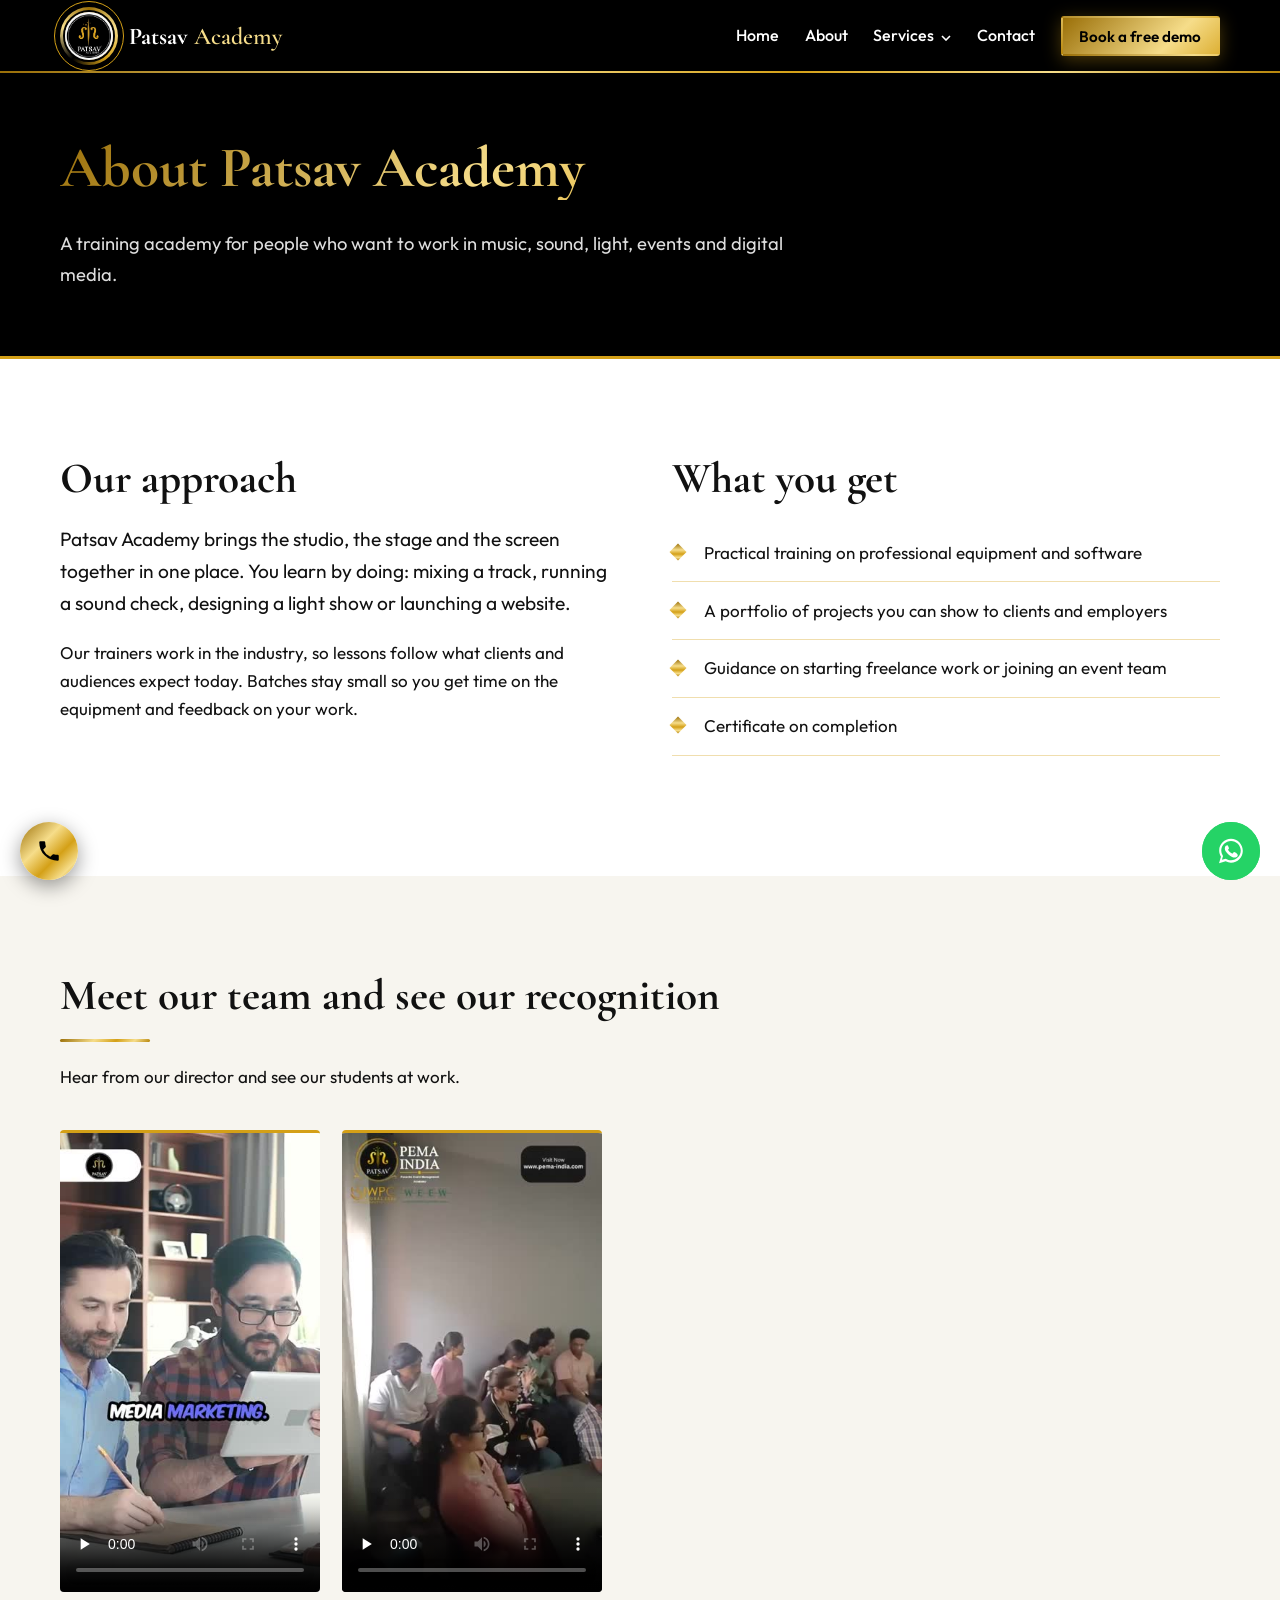
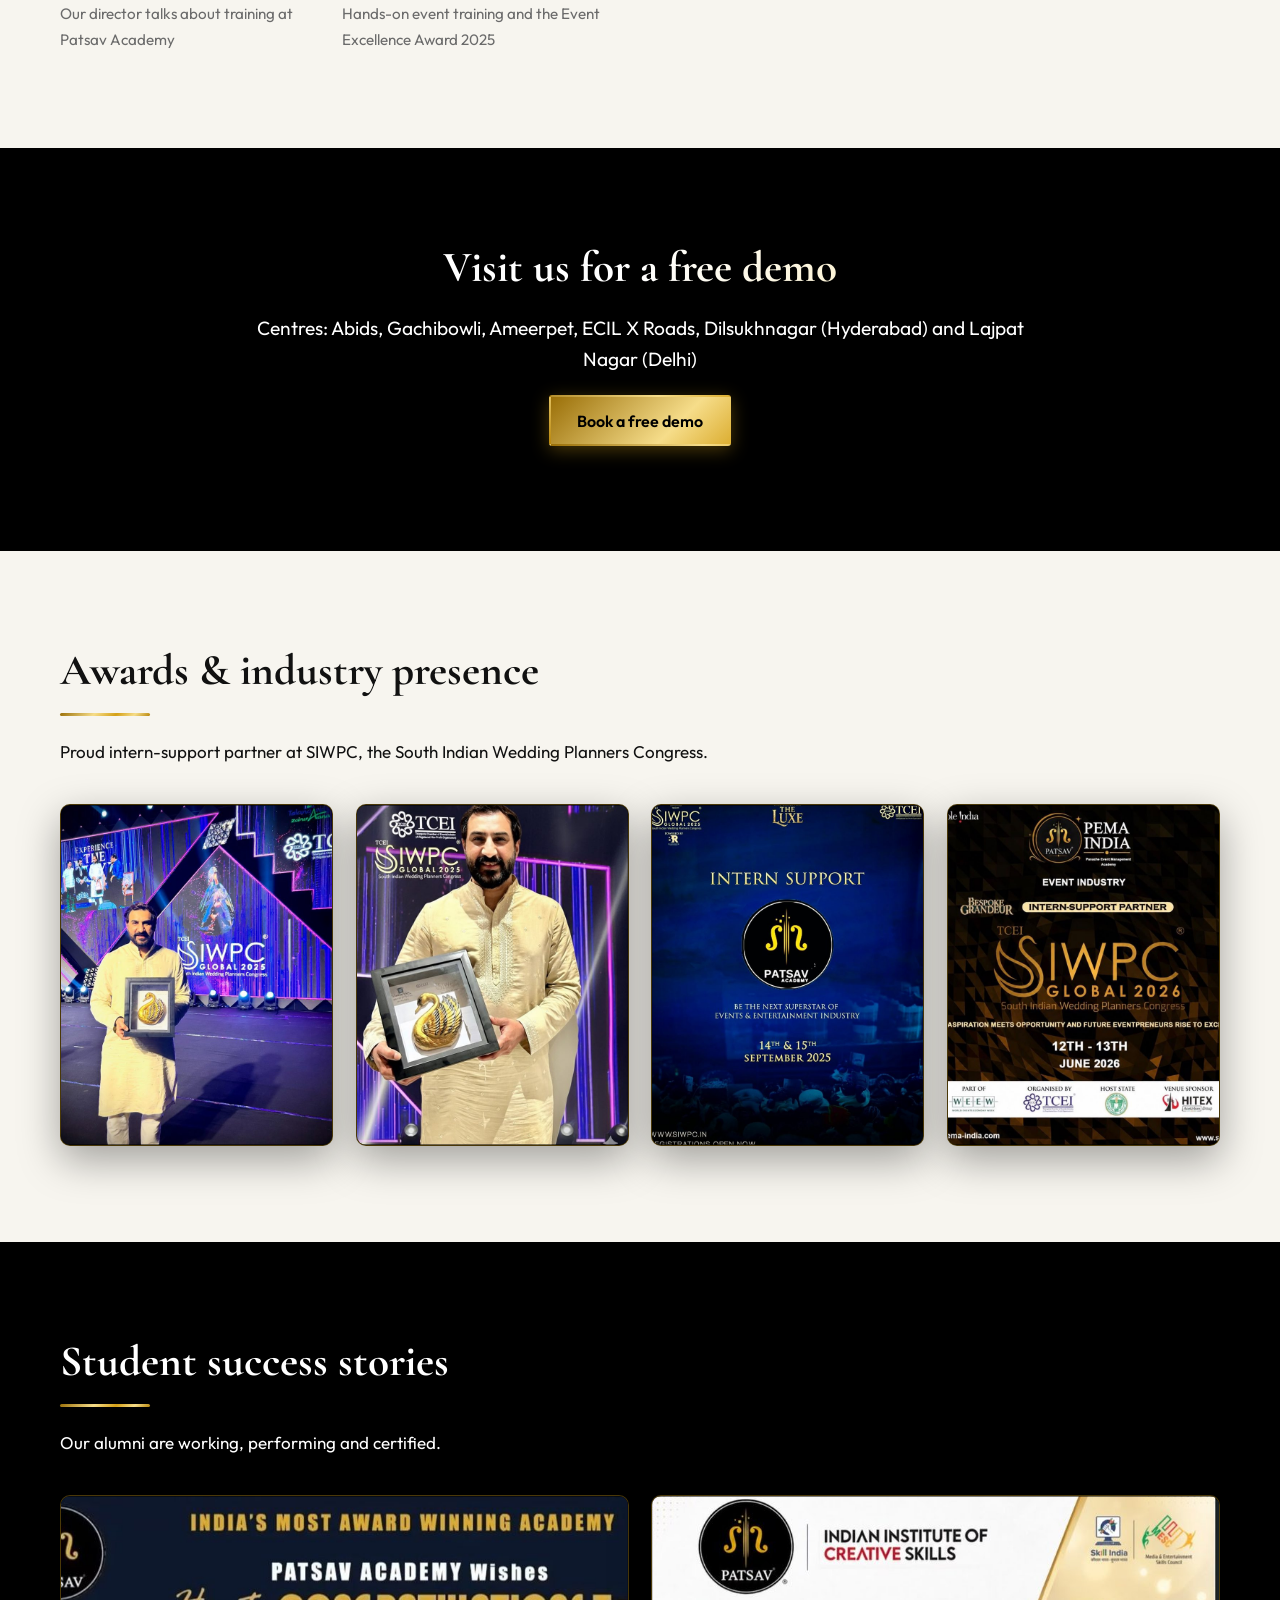
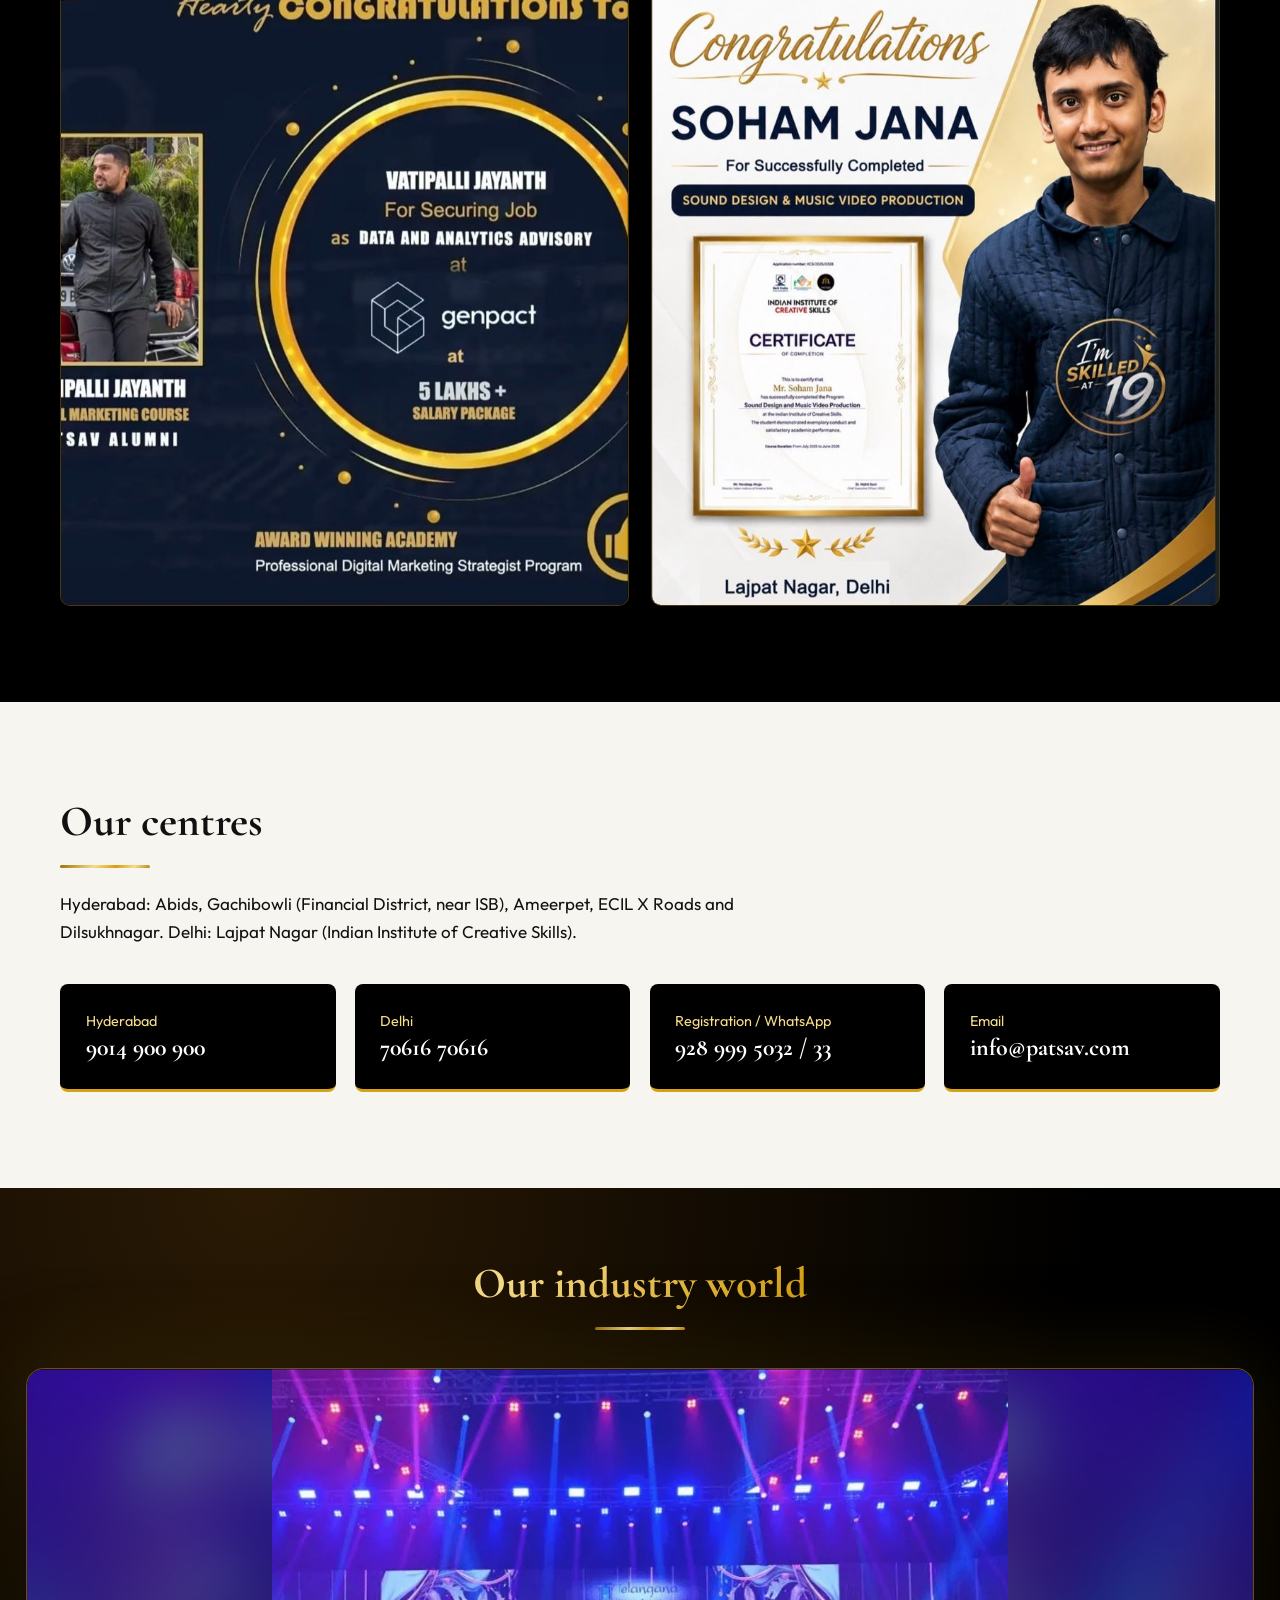
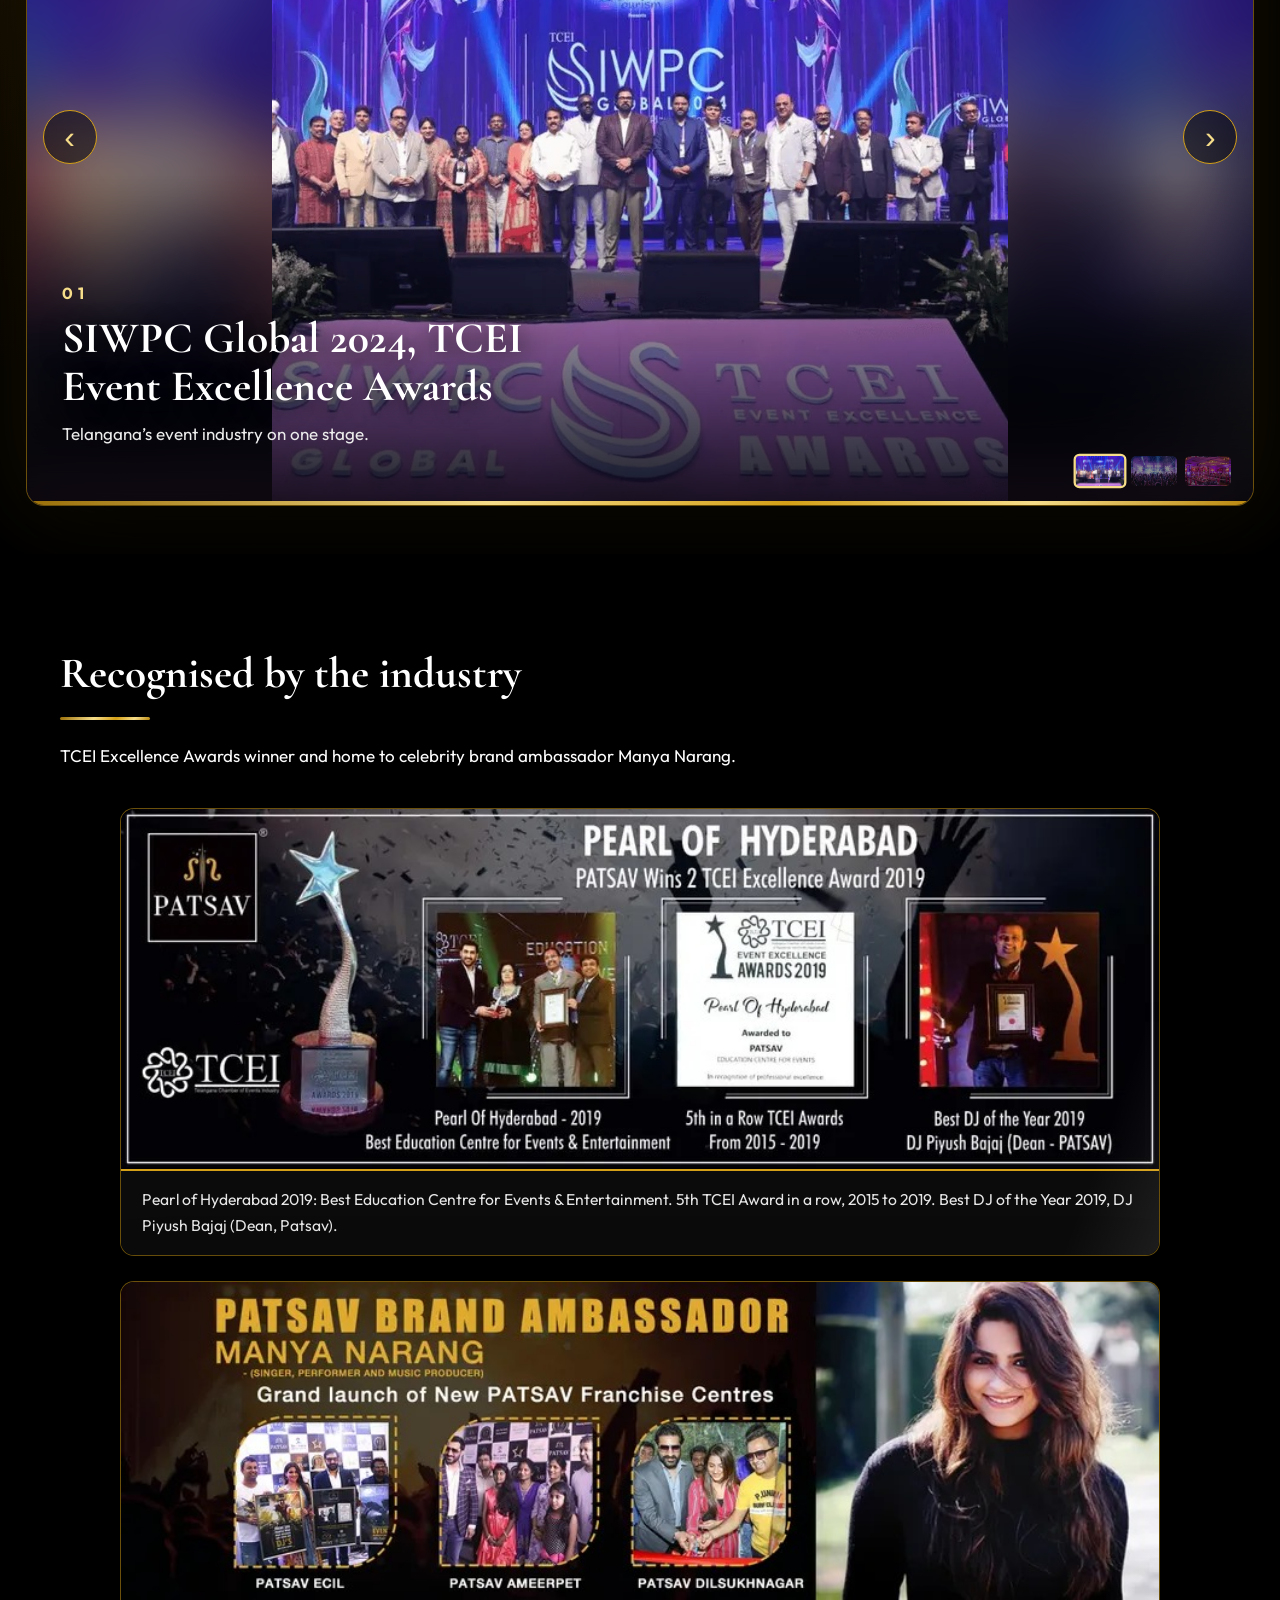
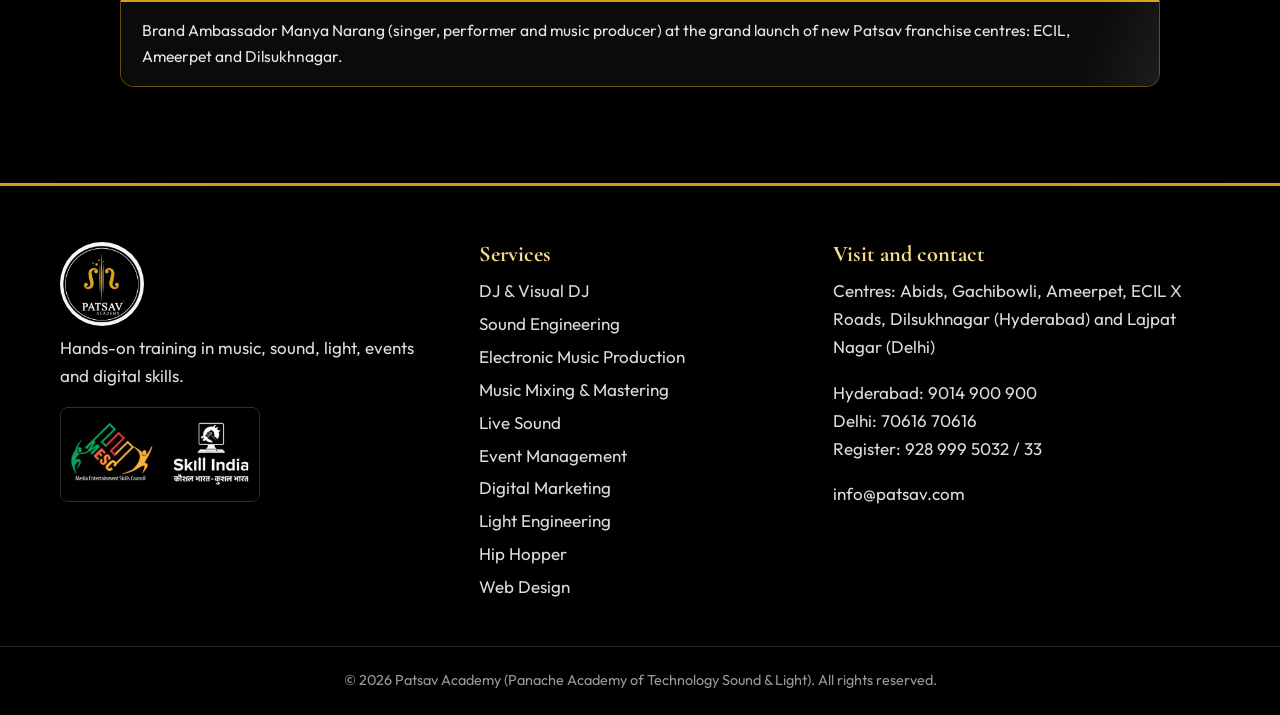
<file: about.html>
<!DOCTYPE html>
<html lang="en"><head><meta charset="utf-8"><meta name="viewport" content="width=device-width, initial-scale=1">
<title>About Patsav Academy | Music, Sound and Digital Skills Training</title><meta name="description" content="Know more about Patsav Academy, our teaching approach and what you can expect from training with us.">
<meta property="og:title" content="About Patsav Academy | Music, Sound and Digital Skills Training"><meta property="og:description" content="Know more about Patsav Academy, our teaching approach and what you can expect from training with us."><meta property="og:image" content="https://www.patsav.com/assets/img/logo.jpg">
<link rel="icon" href="assets/img/logo.jpg"><link rel="preconnect" href="https://fonts.googleapis.com"><link rel="preconnect" href="https://fonts.gstatic.com" crossorigin>
<link href="https://fonts.googleapis.com/css2?family=Cormorant+Garamond:wght@500;600;700&family=Outfit:wght@300;400;500;600&display=swap" rel="stylesheet">
<link rel="stylesheet" href="assets/css/style.css">
<script type="application/ld+json">{"@context":"https://schema.org","@type":"EducationalOrganization","name":"Patsav Academy","url":"https://www.patsav.com","logo":"https://www.patsav.com/assets/img/logo.jpg","telephone":"+919014900900","email":"info@patsav.com","address":"Centres: Abids, Gachibowli, Ameerpet, ECIL X Roads, Dilsukhnagar (Hyderabad) and Lajpat Nagar (Delhi)"}</script>
</head><body><div class="progress"></div><div class="curtain"><img src="assets/img/logo.jpg" alt=""></div><div class="glow"></div>
<a class="skip" href="#main">Skip to content</a>
<header class="site-header"><div class="wrap bar">
<a class="brand" href="index.html" aria-label="Patsav Academy home"><span class="logo-ring"><img src="assets/img/logo.jpg" alt="Patsav Academy logo" width="52" height="52"></span><span>Patsav <em>Academy</em></span></a>
<button class="burger" aria-label="Open menu" aria-expanded="false" aria-controls="nav"><i></i><i></i><i></i></button>
<nav id="nav" class="nav" aria-label="Main">
<a href="index.html">Home</a><a href="about.html" class="on">About</a>
<div class="dd"><button class="dd-btn" aria-expanded="false">Services <svg width="10" height="6" viewBox="0 0 10 6"><path d="M1 1l4 4 4-4" fill="none" stroke="currentColor" stroke-width="1.6"/></svg></button>
<div class="dd-menu"><a href="services.html"><strong>All services</strong></a><a href="dj-visual-dj.html">DJ &amp; Visual DJ</a><a href="sound-engineering.html">Sound Engineering</a><a href="electronic-music-production.html">Electronic Music Production</a><a href="music-mixing-and-mastering.html">Music Mixing &amp; Mastering</a><a href="live-sound.html">Live Sound</a><a href="event-management.html">Event Management</a><a href="digital-marketing.html">Digital Marketing</a><a href="light-engineering.html">Light Engineering</a><a href="hip-hopper.html">Hip Hopper</a><a href="web-design.html">Web Design</a></div></div>
<a href="contact.html">Contact</a><a href="contact.html" class="btn btn-gold sm">Book a free demo</a>
</nav></div></header><main id="main">

<section class="page-head"><div class="wrap"><h1>About Patsav Academy</h1><p>A training academy for people who want to work in music, sound, light, events and digital media.</p></div></section>
<section class="sec light"><div class="wrap split"><div><h2>Our approach</h2><p class="lead">Patsav Academy brings the studio, the stage and the screen together in one place. You learn by doing: mixing a track, running a sound check, designing a light show or launching a website.</p><p>Our trainers work in the industry, so lessons follow what clients and audiences expect today. Batches stay small so you get time on the equipment and feedback on your work.</p></div>
<div><h2>What you get</h2><ul class="ticks plain"><li>Practical training on professional equipment and software</li><li>A portfolio of projects you can show to clients and employers</li><li>Guidance on starting freelance work or joining an event team</li><li>Certificate on completion</li></ul></div></div></section>
<section class="sec paper"><div class="wrap"><div class="head"><h2>Meet our team and see our recognition</h2><p>Hear from our director and see our students at work.</p></div><div class="vgrid"><figure><video controls preload="none" playsinline poster="assets/video/v1.jpg"><source src="assets/video/v1.mp4" type="video/mp4"></video><figcaption>Our director talks about training at Patsav Academy</figcaption></figure><figure><video controls preload="none" playsinline poster="assets/video/v7.jpg"><source src="assets/video/v7.mp4" type="video/mp4"></video><figcaption>Hands-on event training and the Event Excellence Award 2025</figcaption></figure></div></div></section>
<section class="sec dark"><div class="wrap center"><h2>Visit us for a free demo</h2><p class="lead">Centres: Abids, Gachibowli, Ameerpet, ECIL X Roads, Dilsukhnagar (Hyderabad) and Lajpat Nagar (Delhi)</p><a class="btn btn-gold" href="contact.html">Book a free demo</a></div></section>
<section class="sec paper"><div class="wrap"><div class="head reveal"><h2>Awards &amp; industry presence</h2><p>Proud intern-support partner at SIWPC, the South Indian Wedding Planners Congress.</p></div><div class="pgrid"><figure class="ph reveal "><img loading="lazy" src="assets/img/gallery/award-swan-stage.jpg" alt="Patsav at SIWPC Global 2025"><figcaption>Patsav at SIWPC Global 2025</figcaption></figure><figure class="ph reveal "><img loading="lazy" src="assets/img/gallery/award-swan.jpg" alt="SIWPC Global 2025 recognition"><figcaption>SIWPC Global 2025 recognition</figcaption></figure><figure class="ph reveal "><img loading="lazy" src="assets/img/gallery/intern-support-2025.jpg" alt="Intern support, SIWPC 2025"><figcaption>Intern support, SIWPC 2025</figcaption></figure><figure class="ph reveal "><img loading="lazy" src="assets/img/gallery/siwpc-2026.jpg" alt="PEMA India x Patsav at SIWPC Global 2026, 12-13 June 2026"><figcaption>PEMA India x Patsav at SIWPC Global 2026, 12-13 June 2026</figcaption></figure></div></div></section>
<section class="sec dark"><div class="wrap"><div class="head reveal"><h2>Student success stories</h2><p>Our alumni are working, performing and certified.</p></div><div class="pgrid"><figure class="ph reveal "><img loading="lazy" src="assets/img/gallery/placement-jayanth.jpg" alt="Vatipalli Jayanth, Digital Marketing alumnus, placed at Genpact"><figcaption>Vatipalli Jayanth, Digital Marketing alumnus, placed at Genpact</figcaption></figure><figure class="ph reveal "><img loading="lazy" src="assets/img/gallery/student-soham.jpg" alt="Soham Jana, Sound Design &amp; Music Video Production, Delhi"><figcaption>Soham Jana, Sound Design &amp; Music Video Production, Delhi</figcaption></figure></div></div></section>
<section class="sec paper"><div class="wrap"><div class="head reveal"><h2>Our centres</h2><p>Hyderabad: Abids, Gachibowli (Financial District, near ISB), Ameerpet, ECIL X Roads and Dilsukhnagar. Delhi: Lajpat Nagar (Indian Institute of Creative Skills).</p></div><div class="cgrid"><a class="reveal" href="tel:+919014900900"><span>Hyderabad</span><b>9014 900 900</b></a><a class="reveal" href="tel:+917061670616"><span>Delhi</span><b>70616 70616</b></a><a class="reveal" href="tel:+919289995032"><span>Registration / WhatsApp</span><b>928 999 5032 / 33</b></a><a class="reveal" href="mailto:info@patsav.com"><span>Email</span><b>info@patsav.com</b></a></div></div></section>
<section class="show"><div class="wrap head reveal"><h2>Our industry world</h2><p></p></div><div class="stage" data-show><div class="sl on"><div class="sbk" style="background-image:url(assets/img/gallery/show-siwpc-2024.jpg)"></div><img src="assets/img/gallery/show-siwpc-2024.jpg" alt="SIWPC Global 2024, TCEI Event Excellence Awards"><div class="cap"><span>01</span><h3>SIWPC Global 2024, TCEI Event Excellence Awards</h3><p>Telangana&rsquo;s event industry on one stage.</p></div></div><div class="sl"><div class="sbk" style="background-image:url(assets/img/gallery/show-crowd.jpg)"></div><img src="assets/img/gallery/show-crowd.jpg" alt="The energy you will learn to create"><div class="cap"><span>02</span><h3>The energy you will learn to create</h3><p>Stage, sound and light working as one for thousands of people.</p></div></div><div class="sl"><div class="sbk" style="background-image:url(assets/img/gallery/show-wedding.jpg)"></div><img src="assets/img/gallery/show-wedding.jpg" alt="Weddings and decor, lit to perfection"><div class="cap"><span>03</span><h3>Weddings and decor, lit to perfection</h3><p>Design, lighting and sound come together in every celebration.</p></div></div><button class="sp" aria-label="Previous">&#8249;</button><button class="sn" aria-label="Next">&#8250;</button><div class="sbar"><i></i></div><div class="sth"></div></div></section>
<section class="sec dark"><div class="wrap"><div class="head reveal"><h2>Recognised by the industry</h2><p>TCEI Excellence Awards winner and home to celebrity brand ambassador Manya Narang.</p></div><figure class="wide reveal"><img loading="lazy" src="assets/img/gallery/pearl-of-hyderabad.jpg" alt="Patsav wins 2 TCEI Excellence Awards 2019"><figcaption>Pearl of Hyderabad 2019: Best Education Centre for Events &amp; Entertainment. 5th TCEI Award in a row, 2015 to 2019. Best DJ of the Year 2019, DJ Piyush Bajaj (Dean, Patsav).</figcaption></figure><figure class="wide reveal"><img loading="lazy" src="assets/img/gallery/brand-ambassador.jpg" alt="Patsav brand ambassador Manya Narang and franchise centre launches"><figcaption>Brand Ambassador Manya Narang (singer, performer and music producer) at the grand launch of new Patsav franchise centres: ECIL, Ameerpet and Dilsukhnagar.</figcaption></figure></div></section>
</main>
<footer class="site-footer"><div class="wrap fgrid">
<div><img src="assets/img/logo.jpg" alt="" width="84" height="84" class="flogo"><p>Hands-on training in music, sound, light, events and digital skills.</p><img class="fskill" src="assets/img/gallery/skill-mesc.png" alt="Media Entertainment Skills Council and Skill India" width="200" height="94" loading="lazy"></div>
<div><h2>Services</h2><ul><li><a href="dj-visual-dj.html">DJ &amp; Visual DJ</a></li><li><a href="sound-engineering.html">Sound Engineering</a></li><li><a href="electronic-music-production.html">Electronic Music Production</a></li><li><a href="music-mixing-and-mastering.html">Music Mixing &amp; Mastering</a></li><li><a href="live-sound.html">Live Sound</a></li><li><a href="event-management.html">Event Management</a></li><li><a href="digital-marketing.html">Digital Marketing</a></li><li><a href="light-engineering.html">Light Engineering</a></li><li><a href="hip-hopper.html">Hip Hopper</a></li><li><a href="web-design.html">Web Design</a></li></ul></div>
<div><h2>Visit and contact</h2><p>Centres: Abids, Gachibowli, Ameerpet, ECIL X Roads, Dilsukhnagar (Hyderabad) and Lajpat Nagar (Delhi)</p><p>Hyderabad: <a href="tel:+919014900900">9014 900 900</a><br>Delhi: <a href="tel:+917061670616">70616 70616</a><br>Register: <a href="tel:+919289995032">928 999 5032 / 33</a></p><p><a href="mailto:info@patsav.com">info@patsav.com</a></p></div>
</div><div class="copy">&copy; 2026 Patsav Academy (Panache Academy of Technology Sound &amp; Light). All rights reserved.</div></footer>
<a class="float wa" href="https://wa.me/919289995032?text=Hi%2C%20I%20want%20to%20know%20about%20your%20courses" target="_blank" rel="noopener" aria-label="Chat on WhatsApp"><svg width="30" height="30" viewBox="0 0 32 32" fill="#fff"><path d="M16 3C9 3 3.4 8.6 3.4 15.5c0 2.4.7 4.7 1.9 6.6L3.2 29l7.1-2.1c1.8 1 3.8 1.5 5.7 1.5 7 0 12.6-5.6 12.6-12.5S23 3 16 3zm0 22.8c-1.8 0-3.6-.5-5.1-1.4l-.4-.2-4.200 1.200 1.200-4.100-.3-.4a10.200 10.200 0 0 1-1.600-5.500C5.600 9.800 10.300 5.200 16 5.200s10.400 4.600 10.400 10.300S21.700 25.800 16 25.800zm5.700-7.600c-.3-.2-1.900-.9-2.200-1s-.5-.2-.7.200-.8 1-1 1.200-.4.200-.7.100a8.500 8.500 0 0 1-4.200-3.700c-.3-.6.300-.5.900-1.700.1-.2 0-.4 0-.5l-1-2.300c-.2-.6-.5-.5-.7-.5h-.6c-.2 0-.6.100-.9.400s-1.200 1.200-1.200 2.900 1.200 3.300 1.400 3.500 2.400 3.800 5.900 5.200c2.200.9 3 1 4.100.8.700-.1 1.900-.8 2.200-1.500s.3-1.400.2-1.500-.3-.2-.6-.4z"/></svg></a>
<a class="float call" href="tel:+919014900900" aria-label="Call Patsav Academy"><svg width="26" height="26" viewBox="0 0 24 24" fill="#000"><path d="M6.6 10.8a15 15 0 0 0 6.6 6.6l2.2-2.2a1 1 0 0 1 1-.25c1.100.37 2.300.57 3.600.57a1 1 0 0 1 1 1V20a1 1 0 0 1-1 1A17 17 0 0 1 3 4a1 1 0 0 1 1-1h3.500a1 1 0 0 1 1 1c0 1.300.2 2.500.57 3.600a1 1 0 0 1-.25 1z"/></svg></a>
<script src="assets/js/main.js"></script></body></html>
</file>
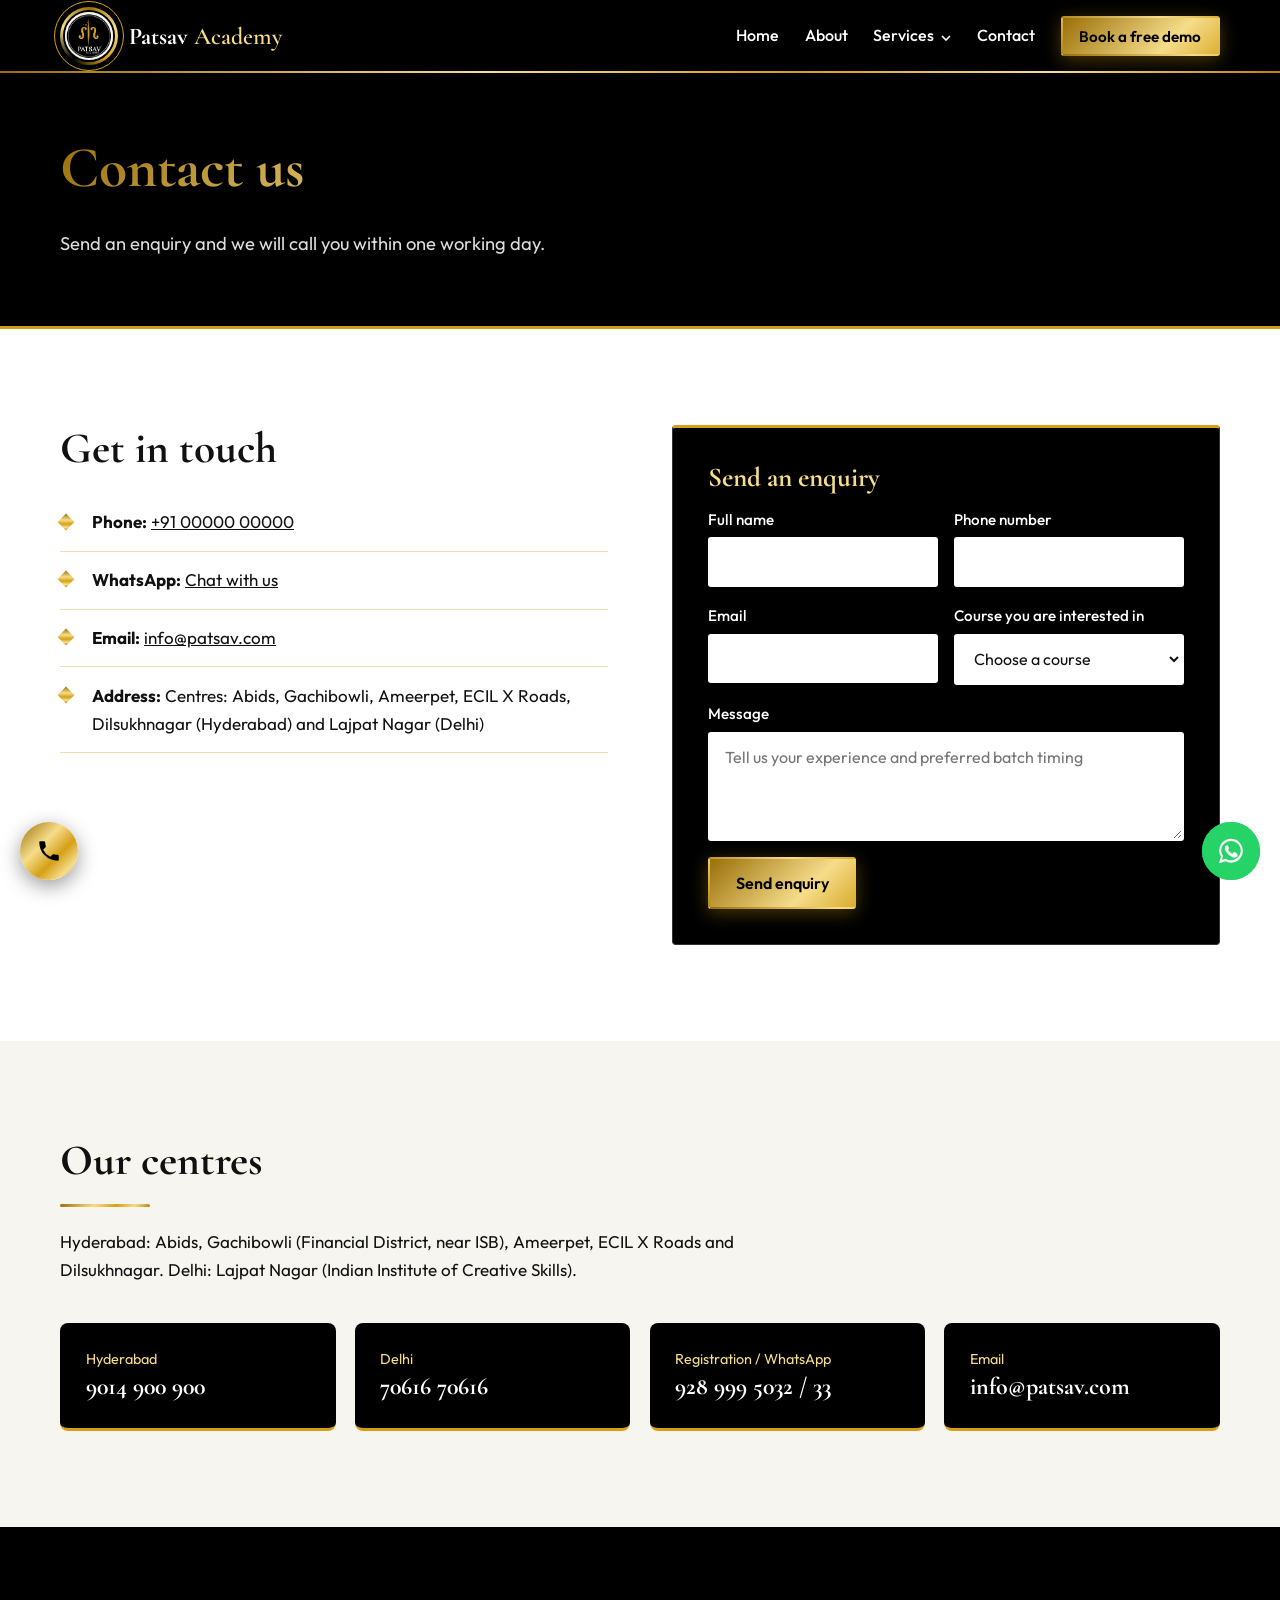
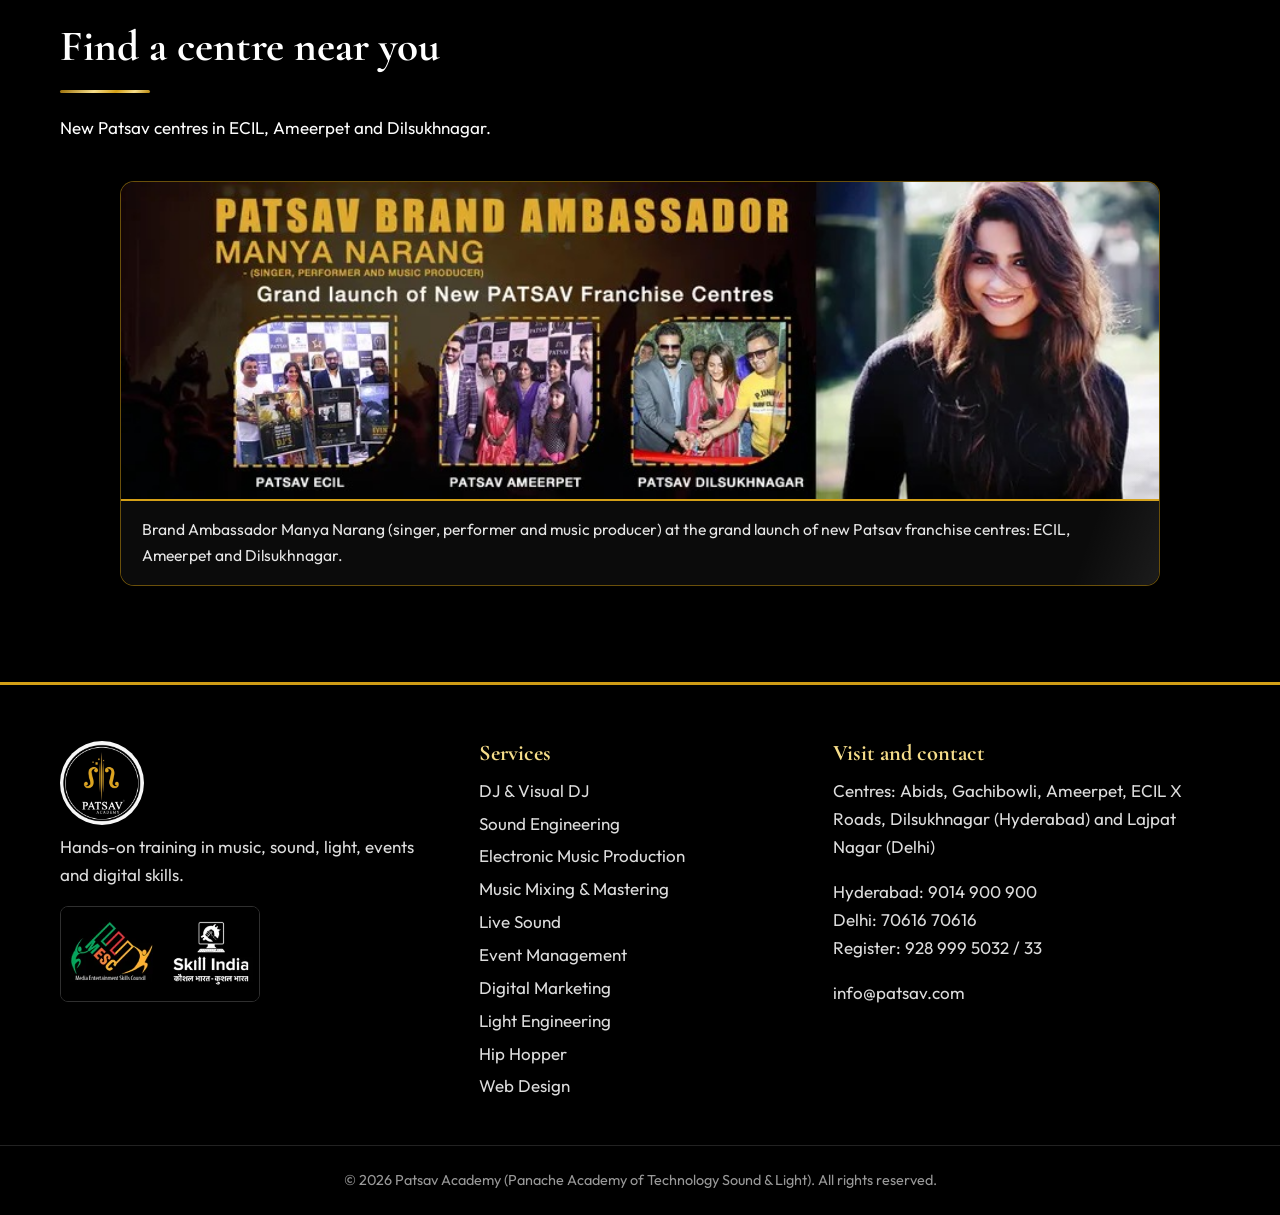
<file: contact.html>
<!DOCTYPE html>
<html lang="en"><head><meta charset="utf-8"><meta name="viewport" content="width=device-width, initial-scale=1">
<title>Contact Patsav Academy | Book a Free Demo Class</title><meta name="description" content="Contact Patsav Academy to book a free demo class or ask about courses, batches and fees.">
<meta property="og:title" content="Contact Patsav Academy | Book a Free Demo Class"><meta property="og:description" content="Contact Patsav Academy to book a free demo class or ask about courses, batches and fees."><meta property="og:image" content="https://www.patsav.com/assets/img/logo.jpg">
<link rel="icon" href="assets/img/logo.jpg"><link rel="preconnect" href="https://fonts.googleapis.com"><link rel="preconnect" href="https://fonts.gstatic.com" crossorigin>
<link href="https://fonts.googleapis.com/css2?family=Cormorant+Garamond:wght@500;600;700&family=Outfit:wght@300;400;500;600&display=swap" rel="stylesheet">
<link rel="stylesheet" href="assets/css/style.css">
<script type="application/ld+json">{"@context":"https://schema.org","@type":"EducationalOrganization","name":"Patsav Academy","url":"https://www.patsav.com","logo":"https://www.patsav.com/assets/img/logo.jpg","telephone":"+919014900900","email":"info@patsav.com","address":"Centres: Abids, Gachibowli, Ameerpet, ECIL X Roads, Dilsukhnagar (Hyderabad) and Lajpat Nagar (Delhi)"}</script>
</head><body><div class="progress"></div><div class="curtain"><img src="assets/img/logo.jpg" alt=""></div><div class="glow"></div>
<a class="skip" href="#main">Skip to content</a>
<header class="site-header"><div class="wrap bar">
<a class="brand" href="index.html" aria-label="Patsav Academy home"><span class="logo-ring"><img src="assets/img/logo.jpg" alt="Patsav Academy logo" width="52" height="52"></span><span>Patsav <em>Academy</em></span></a>
<button class="burger" aria-label="Open menu" aria-expanded="false" aria-controls="nav"><i></i><i></i><i></i></button>
<nav id="nav" class="nav" aria-label="Main">
<a href="index.html">Home</a><a href="about.html">About</a>
<div class="dd"><button class="dd-btn" aria-expanded="false">Services <svg width="10" height="6" viewBox="0 0 10 6"><path d="M1 1l4 4 4-4" fill="none" stroke="currentColor" stroke-width="1.6"/></svg></button>
<div class="dd-menu"><a href="services.html"><strong>All services</strong></a><a href="dj-visual-dj.html">DJ &amp; Visual DJ</a><a href="sound-engineering.html">Sound Engineering</a><a href="electronic-music-production.html">Electronic Music Production</a><a href="music-mixing-and-mastering.html">Music Mixing &amp; Mastering</a><a href="live-sound.html">Live Sound</a><a href="event-management.html">Event Management</a><a href="digital-marketing.html">Digital Marketing</a><a href="light-engineering.html">Light Engineering</a><a href="hip-hopper.html">Hip Hopper</a><a href="web-design.html">Web Design</a></div></div>
<a href="contact.html" class="on">Contact</a><a href="contact.html" class="btn btn-gold sm">Book a free demo</a>
</nav></div></header><main id="main">

<section class="page-head"><div class="wrap"><h1>Contact us</h1><p>Send an enquiry and we will call you within one working day.</p></div></section>
<section class="sec light"><div class="wrap split"><div><h2>Get in touch</h2><ul class="ticks plain">
<li><strong>Phone:</strong> <a href="tel:+919014900900">+91 00000 00000</a></li><li><strong>WhatsApp:</strong> <a href="https://wa.me/919289995032" target="_blank" rel="noopener">Chat with us</a></li>
<li><strong>Email:</strong> <a href="mailto:info@patsav.com">info@patsav.com</a></li><li><strong>Address:</strong> Centres: Abids, Gachibowli, Ameerpet, ECIL X Roads, Dilsukhnagar (Hyderabad) and Lajpat Nagar (Delhi)</li></ul></div>
<div class="formbox on-light"><h2>Send an enquiry</h2><form class="form" action="https://formsubmit.co/info@patsav.com" method="post" novalidate>
<input type="hidden" name="_subject" value="New enquiry from Patsav Academy website"><input type="hidden" name="_captcha" value="false"><input type="hidden" name="_template" value="table">
<input type="text" name="_honey" class="hp" tabindex="-1" autocomplete="off" aria-hidden="true">
<div class="row"><label>Full name<input type="text" name="name" required autocomplete="name"></label><label>Phone number<input type="tel" name="phone" required autocomplete="tel" inputmode="tel"></label></div>
<div class="row"><label>Email<input type="email" name="email" required autocomplete="email"></label><label>Course you are interested in<select name="course" required><option value="">Choose a course</option><option value="DJ &amp; Visual DJ">DJ &amp; Visual DJ</option><option value="Sound Engineering">Sound Engineering</option><option value="Electronic Music Production">Electronic Music Production</option><option value="Music Mixing &amp; Mastering">Music Mixing &amp; Mastering</option><option value="Live Sound">Live Sound</option><option value="Event Management">Event Management</option><option value="Digital Marketing">Digital Marketing</option><option value="Light Engineering">Light Engineering</option><option value="Hip Hopper">Hip Hopper</option><option value="Web Design">Web Design</option></select></label></div>
<label>Message<textarea name="message" rows="4" placeholder="Tell us your experience and preferred batch timing"></textarea></label>
<button class="btn btn-gold" type="submit">Send enquiry</button></form></div></div></section><section class="sec paper"><div class="wrap"><div class="head reveal"><h2>Our centres</h2><p>Hyderabad: Abids, Gachibowli (Financial District, near ISB), Ameerpet, ECIL X Roads and Dilsukhnagar. Delhi: Lajpat Nagar (Indian Institute of Creative Skills).</p></div><div class="cgrid"><a class="reveal" href="tel:+919014900900"><span>Hyderabad</span><b>9014 900 900</b></a><a class="reveal" href="tel:+917061670616"><span>Delhi</span><b>70616 70616</b></a><a class="reveal" href="tel:+919289995032"><span>Registration / WhatsApp</span><b>928 999 5032 / 33</b></a><a class="reveal" href="mailto:info@patsav.com"><span>Email</span><b>info@patsav.com</b></a></div></div></section>
<section class="sec dark"><div class="wrap"><div class="head reveal"><h2>Find a centre near you</h2><p>New Patsav centres in ECIL, Ameerpet and Dilsukhnagar.</p></div><figure class="wide reveal"><img loading="lazy" src="assets/img/gallery/brand-ambassador.jpg" alt="Patsav brand ambassador Manya Narang and franchise centre launches"><figcaption>Brand Ambassador Manya Narang (singer, performer and music producer) at the grand launch of new Patsav franchise centres: ECIL, Ameerpet and Dilsukhnagar.</figcaption></figure></div></section>
</main>
<footer class="site-footer"><div class="wrap fgrid">
<div><img src="assets/img/logo.jpg" alt="" width="84" height="84" class="flogo"><p>Hands-on training in music, sound, light, events and digital skills.</p><img class="fskill" src="assets/img/gallery/skill-mesc.png" alt="Media Entertainment Skills Council and Skill India" width="200" height="94" loading="lazy"></div>
<div><h2>Services</h2><ul><li><a href="dj-visual-dj.html">DJ &amp; Visual DJ</a></li><li><a href="sound-engineering.html">Sound Engineering</a></li><li><a href="electronic-music-production.html">Electronic Music Production</a></li><li><a href="music-mixing-and-mastering.html">Music Mixing &amp; Mastering</a></li><li><a href="live-sound.html">Live Sound</a></li><li><a href="event-management.html">Event Management</a></li><li><a href="digital-marketing.html">Digital Marketing</a></li><li><a href="light-engineering.html">Light Engineering</a></li><li><a href="hip-hopper.html">Hip Hopper</a></li><li><a href="web-design.html">Web Design</a></li></ul></div>
<div><h2>Visit and contact</h2><p>Centres: Abids, Gachibowli, Ameerpet, ECIL X Roads, Dilsukhnagar (Hyderabad) and Lajpat Nagar (Delhi)</p><p>Hyderabad: <a href="tel:+919014900900">9014 900 900</a><br>Delhi: <a href="tel:+917061670616">70616 70616</a><br>Register: <a href="tel:+919289995032">928 999 5032 / 33</a></p><p><a href="mailto:info@patsav.com">info@patsav.com</a></p></div>
</div><div class="copy">&copy; 2026 Patsav Academy (Panache Academy of Technology Sound &amp; Light). All rights reserved.</div></footer>
<a class="float wa" href="https://wa.me/919289995032?text=Hi%2C%20I%20want%20to%20know%20about%20your%20courses" target="_blank" rel="noopener" aria-label="Chat on WhatsApp"><svg width="30" height="30" viewBox="0 0 32 32" fill="#fff"><path d="M16 3C9 3 3.4 8.6 3.4 15.5c0 2.4.7 4.7 1.9 6.6L3.2 29l7.1-2.1c1.8 1 3.8 1.5 5.7 1.5 7 0 12.6-5.6 12.6-12.5S23 3 16 3zm0 22.8c-1.8 0-3.6-.5-5.1-1.4l-.4-.2-4.200 1.200 1.200-4.100-.3-.4a10.200 10.200 0 0 1-1.600-5.500C5.600 9.800 10.300 5.200 16 5.200s10.400 4.600 10.400 10.300S21.700 25.800 16 25.800zm5.700-7.600c-.3-.2-1.900-.9-2.200-1s-.5-.2-.7.200-.8 1-1 1.200-.4.200-.7.100a8.500 8.500 0 0 1-4.200-3.700c-.3-.6.300-.5.900-1.700.1-.2 0-.4 0-.5l-1-2.300c-.2-.6-.5-.5-.7-.5h-.6c-.2 0-.6.100-.9.400s-1.200 1.200-1.200 2.900 1.200 3.300 1.400 3.500 2.400 3.800 5.900 5.200c2.200.9 3 1 4.100.8.700-.1 1.900-.8 2.200-1.500s.3-1.400.2-1.500-.3-.2-.6-.4z"/></svg></a>
<a class="float call" href="tel:+919014900900" aria-label="Call Patsav Academy"><svg width="26" height="26" viewBox="0 0 24 24" fill="#000"><path d="M6.6 10.8a15 15 0 0 0 6.6 6.6l2.2-2.2a1 1 0 0 1 1-.25c1.100.37 2.300.57 3.600.57a1 1 0 0 1 1 1V20a1 1 0 0 1-1 1A17 17 0 0 1 3 4a1 1 0 0 1 1-1h3.500a1 1 0 0 1 1 1c0 1.300.2 2.500.57 3.600a1 1 0 0 1-.25 1z"/></svg></a>
<script src="assets/js/main.js"></script></body></html>
</file>
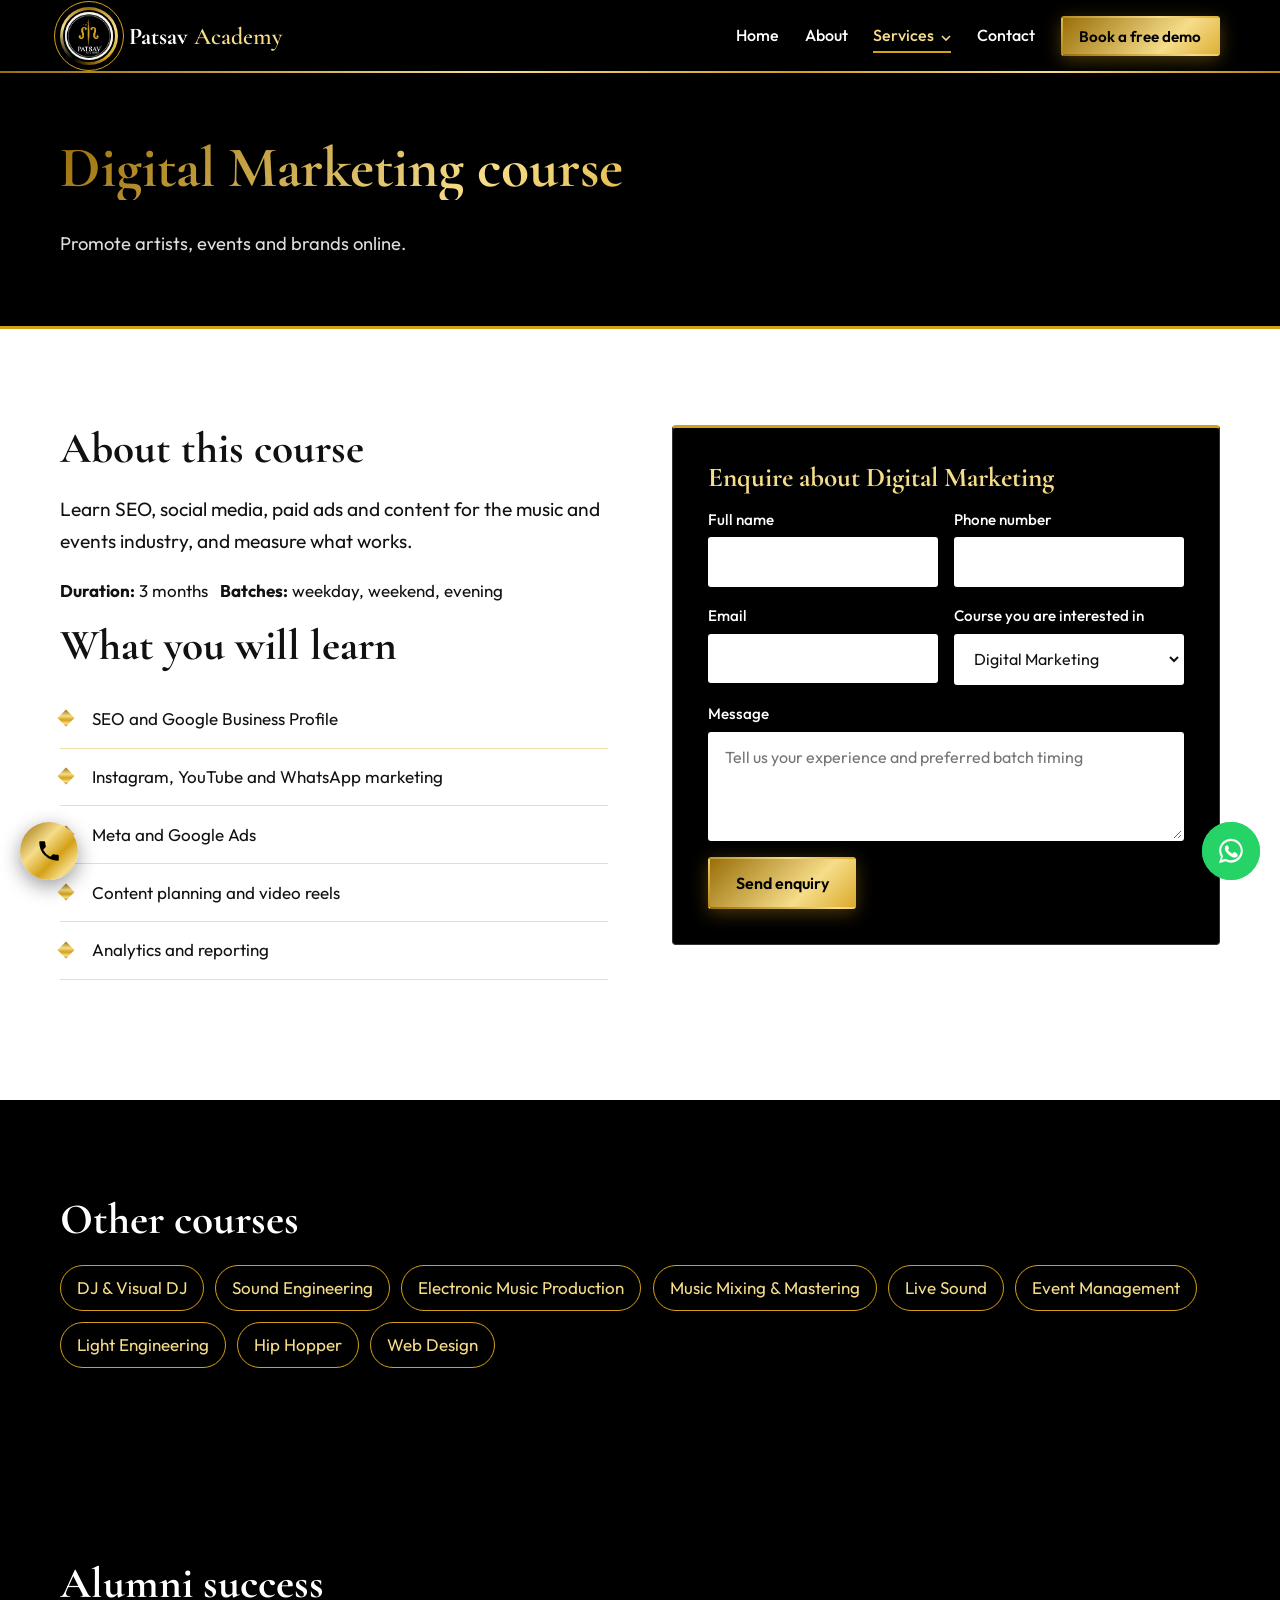
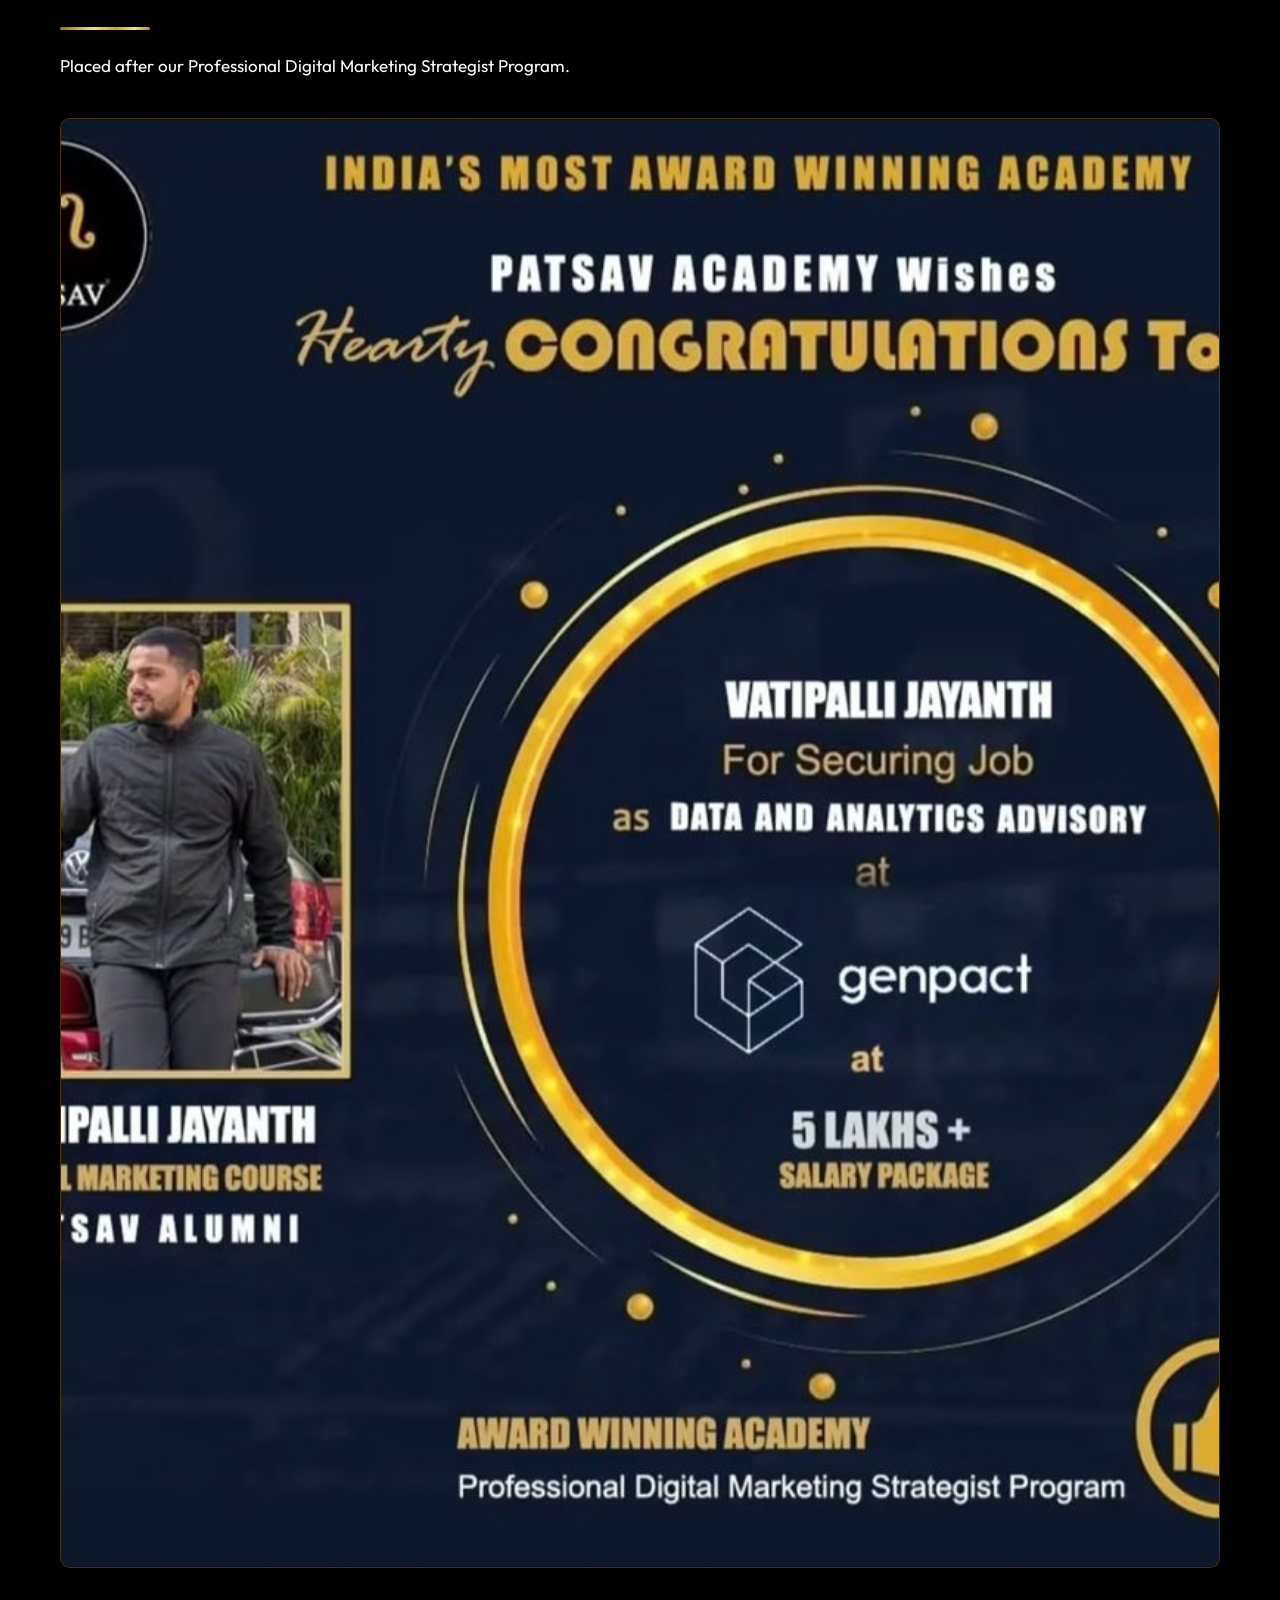
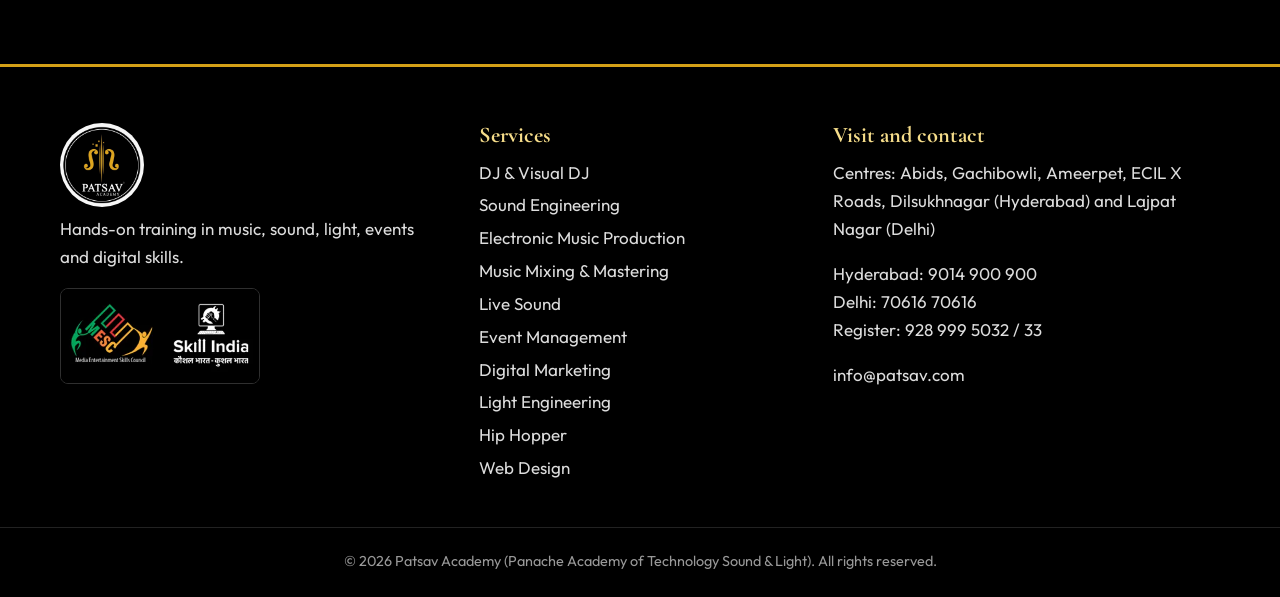
<file: digital-marketing.html>
<!DOCTYPE html>
<html lang="en"><head><meta charset="utf-8"><meta name="viewport" content="width=device-width, initial-scale=1">
<title>Digital Marketing Course | Patsav Academy</title><meta name="description" content="Promote artists, events and brands online. 3 months course at Patsav Academy.">
<meta property="og:title" content="Digital Marketing Course | Patsav Academy"><meta property="og:description" content="Promote artists, events and brands online. 3 months course at Patsav Academy."><meta property="og:image" content="https://www.patsav.com/assets/img/logo.jpg">
<link rel="icon" href="assets/img/logo.jpg"><link rel="preconnect" href="https://fonts.googleapis.com"><link rel="preconnect" href="https://fonts.gstatic.com" crossorigin>
<link href="https://fonts.googleapis.com/css2?family=Cormorant+Garamond:wght@500;600;700&family=Outfit:wght@300;400;500;600&display=swap" rel="stylesheet">
<link rel="stylesheet" href="assets/css/style.css">
<script type="application/ld+json">{"@context":"https://schema.org","@type":"EducationalOrganization","name":"Patsav Academy","url":"https://www.patsav.com","logo":"https://www.patsav.com/assets/img/logo.jpg","telephone":"+919014900900","email":"info@patsav.com","address":"Centres: Abids, Gachibowli, Ameerpet, ECIL X Roads, Dilsukhnagar (Hyderabad) and Lajpat Nagar (Delhi)"}</script>
</head><body><div class="progress"></div><div class="curtain"><img src="assets/img/logo.jpg" alt=""></div><div class="glow"></div>
<a class="skip" href="#main">Skip to content</a>
<header class="site-header"><div class="wrap bar">
<a class="brand" href="index.html" aria-label="Patsav Academy home"><span class="logo-ring"><img src="assets/img/logo.jpg" alt="Patsav Academy logo" width="52" height="52"></span><span>Patsav <em>Academy</em></span></a>
<button class="burger" aria-label="Open menu" aria-expanded="false" aria-controls="nav"><i></i><i></i><i></i></button>
<nav id="nav" class="nav" aria-label="Main">
<a href="index.html">Home</a><a href="about.html">About</a>
<div class="dd"><button class="dd-btn on" aria-expanded="false">Services <svg width="10" height="6" viewBox="0 0 10 6"><path d="M1 1l4 4 4-4" fill="none" stroke="currentColor" stroke-width="1.6"/></svg></button>
<div class="dd-menu"><a href="services.html"><strong>All services</strong></a><a href="dj-visual-dj.html">DJ &amp; Visual DJ</a><a href="sound-engineering.html">Sound Engineering</a><a href="electronic-music-production.html">Electronic Music Production</a><a href="music-mixing-and-mastering.html">Music Mixing &amp; Mastering</a><a href="live-sound.html">Live Sound</a><a href="event-management.html">Event Management</a><a href="digital-marketing.html">Digital Marketing</a><a href="light-engineering.html">Light Engineering</a><a href="hip-hopper.html">Hip Hopper</a><a href="web-design.html">Web Design</a></div></div>
<a href="contact.html">Contact</a><a href="contact.html" class="btn btn-gold sm">Book a free demo</a>
</nav></div></header><main id="main">

<section class="page-head"><div class="wrap"><h1>Digital Marketing course</h1><p>Promote artists, events and brands online.</p></div></section>
<section class="sec light"><div class="wrap split"><div><h2>About this course</h2><p class="lead">Learn SEO, social media, paid ads and content for the music and events industry, and measure what works.</p><p><strong>Duration:</strong> 3 months &nbsp; <strong>Batches:</strong> weekday, weekend, evening</p><h2>What you will learn</h2><ul class="ticks plain"><li>SEO and Google Business Profile</li><li>Instagram, YouTube and WhatsApp marketing</li><li>Meta and Google Ads</li><li>Content planning and video reels</li><li>Analytics and reporting</li></ul></div>
<div class="formbox on-light"><h2>Enquire about Digital Marketing</h2><form class="form" action="https://formsubmit.co/info@patsav.com" method="post" novalidate>
<input type="hidden" name="_subject" value="New enquiry from Patsav Academy website"><input type="hidden" name="_captcha" value="false"><input type="hidden" name="_template" value="table">
<input type="text" name="_honey" class="hp" tabindex="-1" autocomplete="off" aria-hidden="true">
<div class="row"><label>Full name<input type="text" name="name" required autocomplete="name"></label><label>Phone number<input type="tel" name="phone" required autocomplete="tel" inputmode="tel"></label></div>
<div class="row"><label>Email<input type="email" name="email" required autocomplete="email"></label><label>Course you are interested in<select name="course" required><option value="">Choose a course</option><option value="DJ &amp; Visual DJ">DJ &amp; Visual DJ</option><option value="Sound Engineering">Sound Engineering</option><option value="Electronic Music Production">Electronic Music Production</option><option value="Music Mixing &amp; Mastering">Music Mixing &amp; Mastering</option><option value="Live Sound">Live Sound</option><option value="Event Management">Event Management</option><option value="Digital Marketing" selected>Digital Marketing</option><option value="Light Engineering">Light Engineering</option><option value="Hip Hopper">Hip Hopper</option><option value="Web Design">Web Design</option></select></label></div>
<label>Message<textarea name="message" rows="4" placeholder="Tell us your experience and preferred batch timing"></textarea></label>
<button class="btn btn-gold" type="submit">Send enquiry</button></form></div></div></section>

<section class="sec dark"><div class="wrap"><h2>Other courses</h2><div class="chips"><a href="dj-visual-dj.html">DJ &amp; Visual DJ</a><a href="sound-engineering.html">Sound Engineering</a><a href="electronic-music-production.html">Electronic Music Production</a><a href="music-mixing-and-mastering.html">Music Mixing &amp; Mastering</a><a href="live-sound.html">Live Sound</a><a href="event-management.html">Event Management</a><a href="light-engineering.html">Light Engineering</a><a href="hip-hopper.html">Hip Hopper</a><a href="web-design.html">Web Design</a></div></div></section><section class="sec dark"><div class="wrap"><div class="head reveal"><h2>Alumni success</h2><p>Placed after our Professional Digital Marketing Strategist Program.</p></div><div class="pgrid"><figure class="ph reveal "><img loading="lazy" src="assets/img/gallery/placement-jayanth.jpg" alt="Vatipalli Jayanth, placed at Genpact"><figcaption>Vatipalli Jayanth, placed at Genpact</figcaption></figure></div></div></section>
</main>
<footer class="site-footer"><div class="wrap fgrid">
<div><img src="assets/img/logo.jpg" alt="" width="84" height="84" class="flogo"><p>Hands-on training in music, sound, light, events and digital skills.</p><img class="fskill" src="assets/img/gallery/skill-mesc.png" alt="Media Entertainment Skills Council and Skill India" width="200" height="94" loading="lazy"></div>
<div><h2>Services</h2><ul><li><a href="dj-visual-dj.html">DJ &amp; Visual DJ</a></li><li><a href="sound-engineering.html">Sound Engineering</a></li><li><a href="electronic-music-production.html">Electronic Music Production</a></li><li><a href="music-mixing-and-mastering.html">Music Mixing &amp; Mastering</a></li><li><a href="live-sound.html">Live Sound</a></li><li><a href="event-management.html">Event Management</a></li><li><a href="digital-marketing.html">Digital Marketing</a></li><li><a href="light-engineering.html">Light Engineering</a></li><li><a href="hip-hopper.html">Hip Hopper</a></li><li><a href="web-design.html">Web Design</a></li></ul></div>
<div><h2>Visit and contact</h2><p>Centres: Abids, Gachibowli, Ameerpet, ECIL X Roads, Dilsukhnagar (Hyderabad) and Lajpat Nagar (Delhi)</p><p>Hyderabad: <a href="tel:+919014900900">9014 900 900</a><br>Delhi: <a href="tel:+917061670616">70616 70616</a><br>Register: <a href="tel:+919289995032">928 999 5032 / 33</a></p><p><a href="mailto:info@patsav.com">info@patsav.com</a></p></div>
</div><div class="copy">&copy; 2026 Patsav Academy (Panache Academy of Technology Sound &amp; Light). All rights reserved.</div></footer>
<a class="float wa" href="https://wa.me/919289995032?text=Hi%2C%20I%20want%20to%20know%20about%20your%20courses" target="_blank" rel="noopener" aria-label="Chat on WhatsApp"><svg width="30" height="30" viewBox="0 0 32 32" fill="#fff"><path d="M16 3C9 3 3.4 8.6 3.4 15.5c0 2.4.7 4.7 1.9 6.6L3.2 29l7.1-2.1c1.8 1 3.8 1.5 5.7 1.5 7 0 12.6-5.6 12.6-12.5S23 3 16 3zm0 22.8c-1.8 0-3.6-.5-5.1-1.4l-.4-.2-4.200 1.200 1.200-4.100-.3-.4a10.200 10.200 0 0 1-1.600-5.500C5.600 9.800 10.300 5.200 16 5.200s10.400 4.600 10.400 10.300S21.700 25.800 16 25.800zm5.700-7.600c-.3-.2-1.900-.9-2.200-1s-.5-.2-.7.200-.8 1-1 1.200-.4.200-.7.100a8.500 8.500 0 0 1-4.200-3.700c-.3-.6.300-.5.900-1.700.1-.2 0-.4 0-.5l-1-2.300c-.2-.6-.5-.5-.7-.5h-.6c-.2 0-.6.100-.9.400s-1.200 1.200-1.200 2.900 1.200 3.300 1.400 3.500 2.400 3.800 5.900 5.200c2.200.9 3 1 4.100.8.700-.1 1.900-.8 2.200-1.500s.3-1.400.2-1.500-.3-.2-.6-.4z"/></svg></a>
<a class="float call" href="tel:+919014900900" aria-label="Call Patsav Academy"><svg width="26" height="26" viewBox="0 0 24 24" fill="#000"><path d="M6.6 10.8a15 15 0 0 0 6.6 6.6l2.2-2.2a1 1 0 0 1 1-.25c1.100.37 2.300.57 3.600.57a1 1 0 0 1 1 1V20a1 1 0 0 1-1 1A17 17 0 0 1 3 4a1 1 0 0 1 1-1h3.500a1 1 0 0 1 1 1c0 1.300.2 2.500.57 3.600a1 1 0 0 1-.25 1z"/></svg></a>
<script src="assets/js/main.js"></script></body></html>
</file>
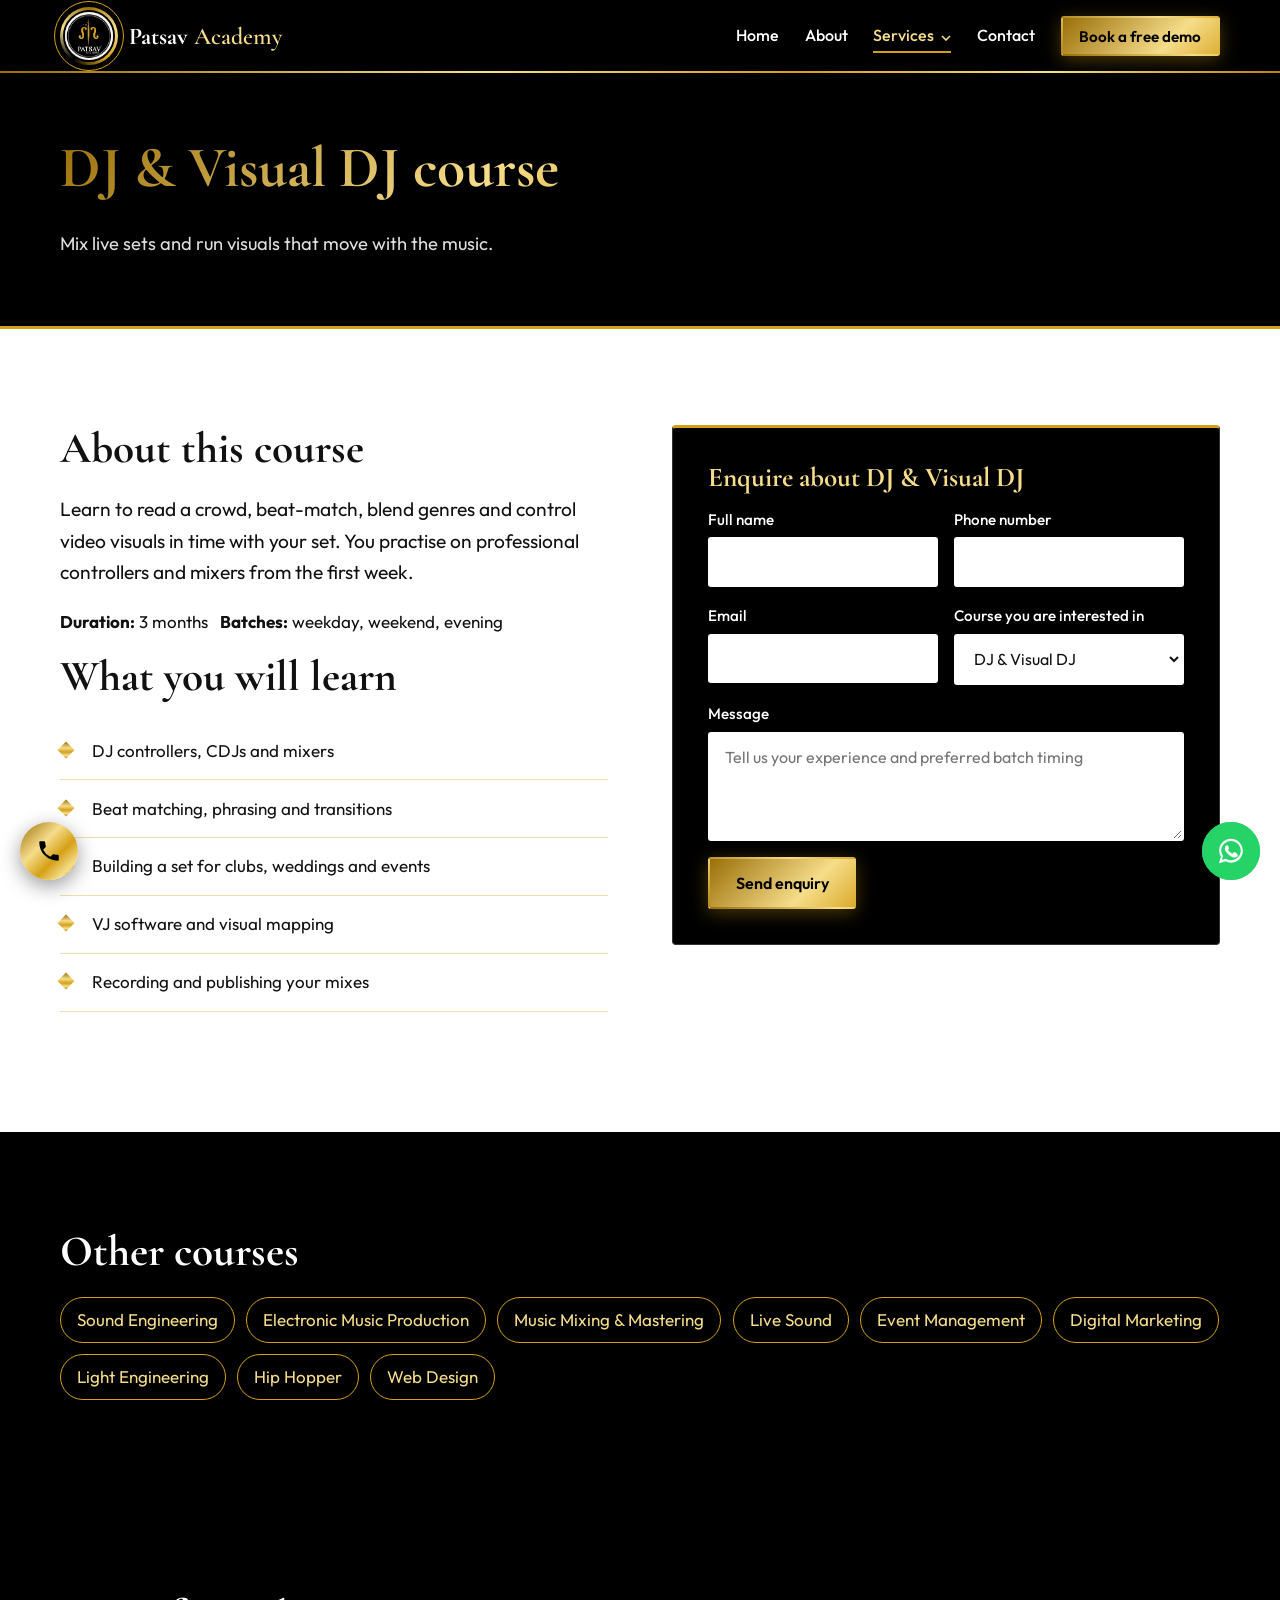
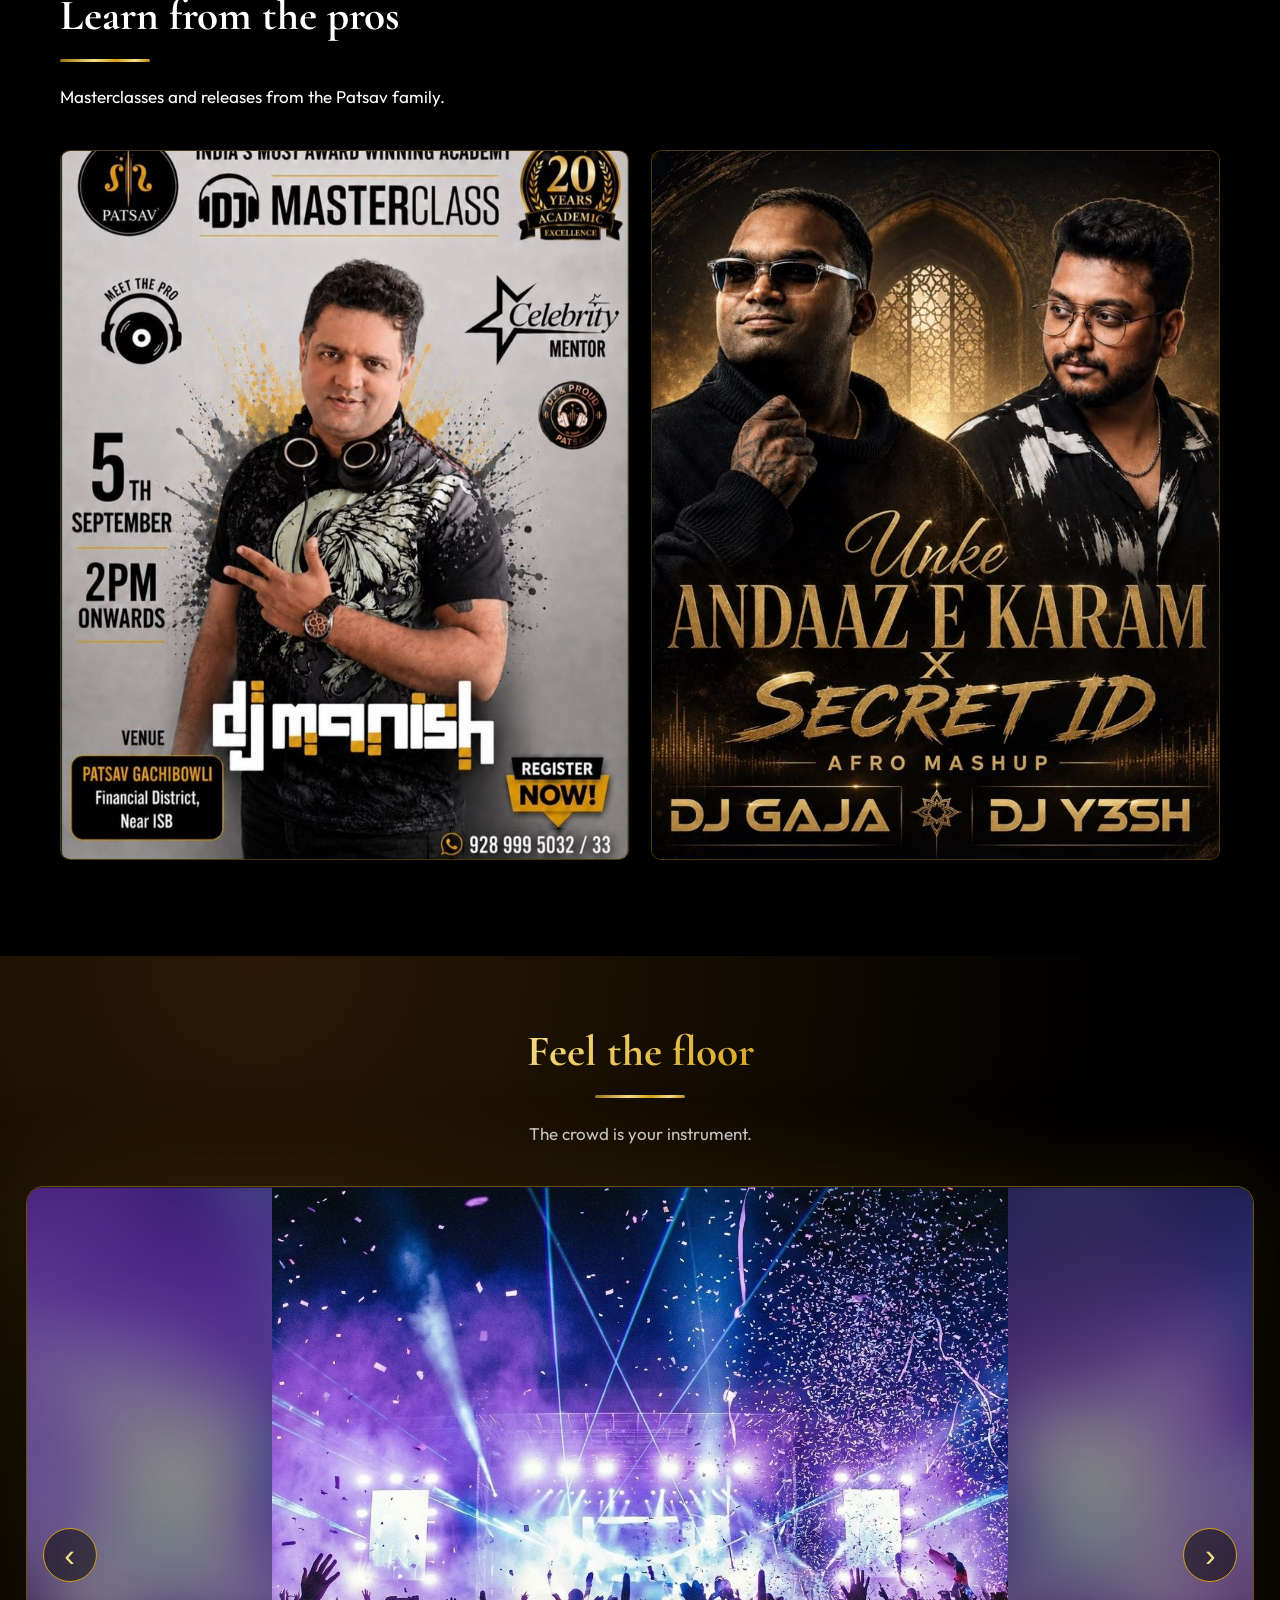
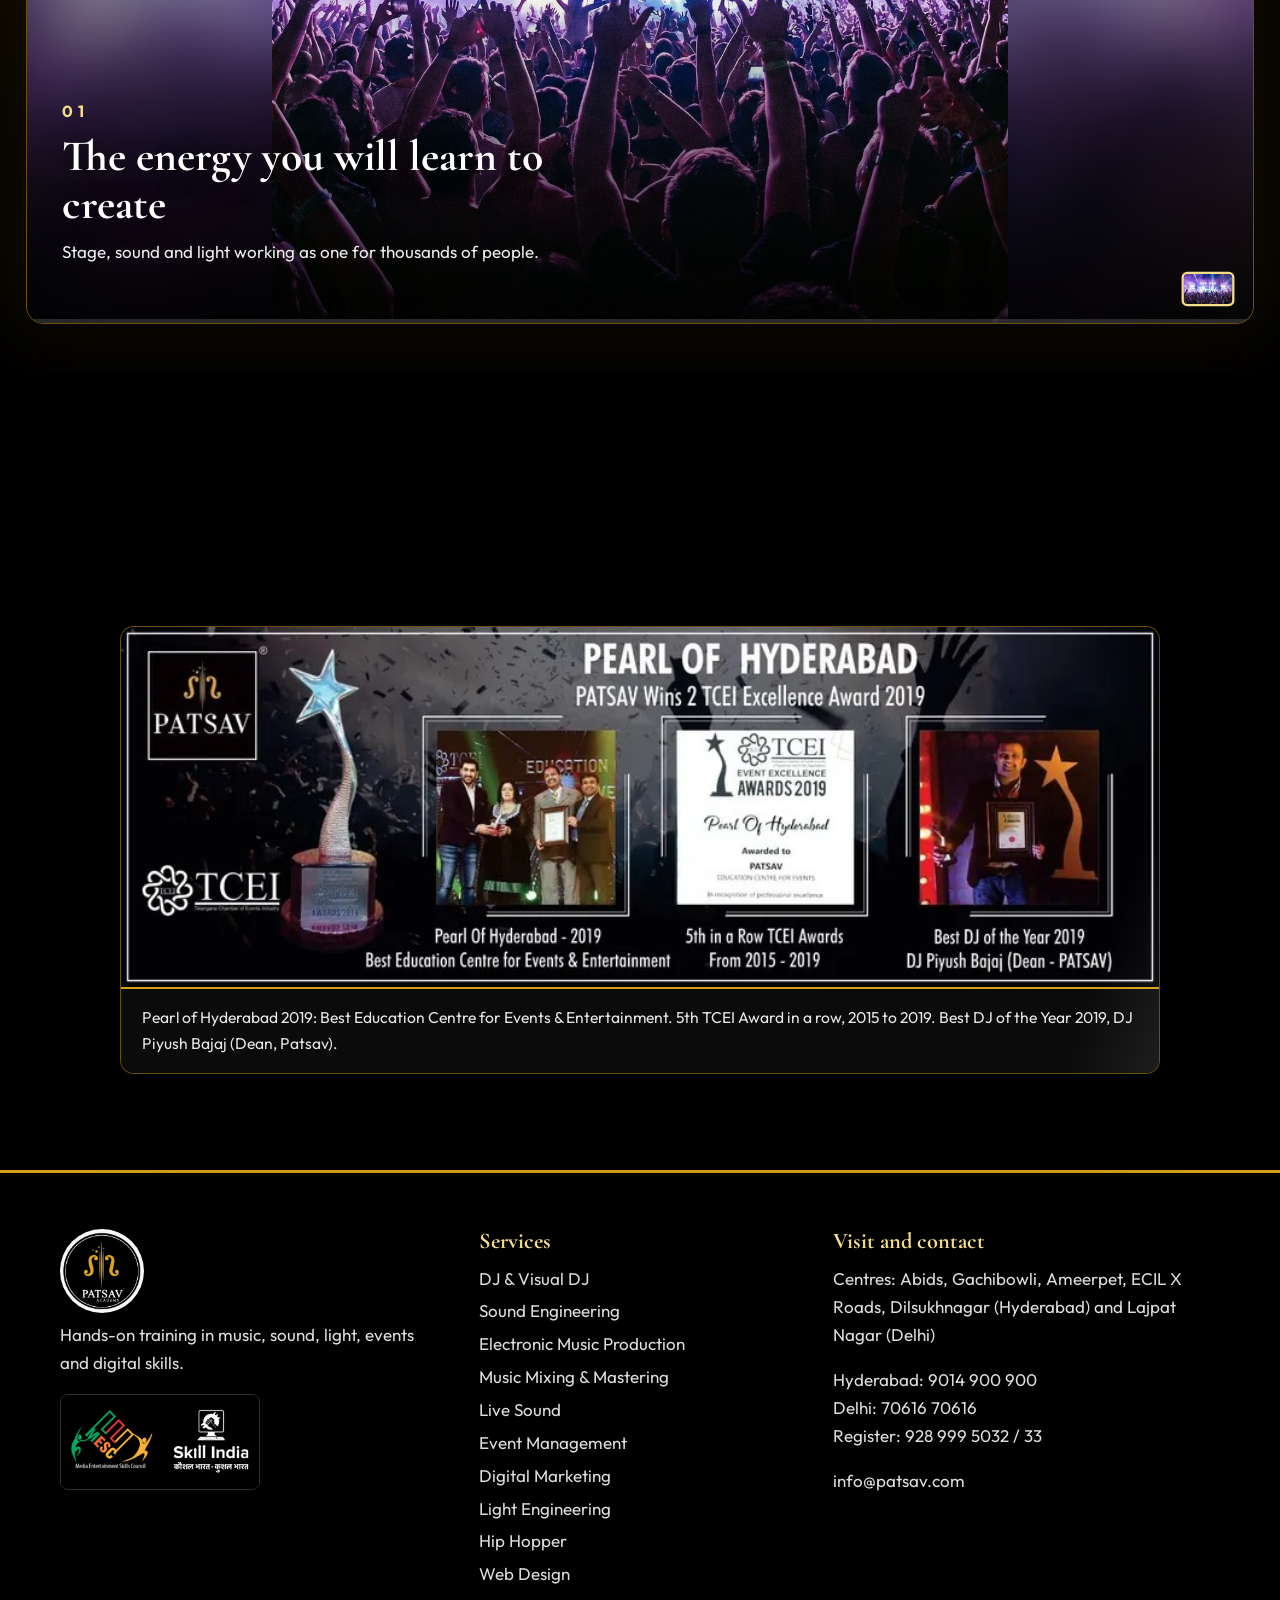
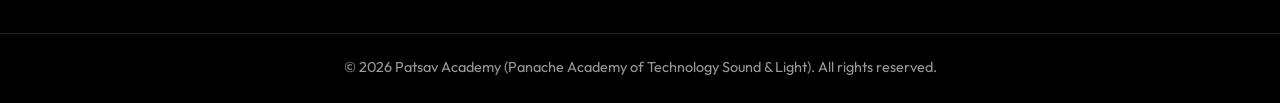
<file: dj-visual-dj.html>
<!DOCTYPE html>
<html lang="en"><head><meta charset="utf-8"><meta name="viewport" content="width=device-width, initial-scale=1">
<title>DJ &amp; Visual DJ Course | Patsav Academy</title><meta name="description" content="Mix live sets and run visuals that move with the music. 3 months course at Patsav Academy.">
<meta property="og:title" content="DJ &amp; Visual DJ Course | Patsav Academy"><meta property="og:description" content="Mix live sets and run visuals that move with the music. 3 months course at Patsav Academy."><meta property="og:image" content="https://www.patsav.com/assets/img/logo.jpg">
<link rel="icon" href="assets/img/logo.jpg"><link rel="preconnect" href="https://fonts.googleapis.com"><link rel="preconnect" href="https://fonts.gstatic.com" crossorigin>
<link href="https://fonts.googleapis.com/css2?family=Cormorant+Garamond:wght@500;600;700&family=Outfit:wght@300;400;500;600&display=swap" rel="stylesheet">
<link rel="stylesheet" href="assets/css/style.css">
<script type="application/ld+json">{"@context":"https://schema.org","@type":"EducationalOrganization","name":"Patsav Academy","url":"https://www.patsav.com","logo":"https://www.patsav.com/assets/img/logo.jpg","telephone":"+919014900900","email":"info@patsav.com","address":"Centres: Abids, Gachibowli, Ameerpet, ECIL X Roads, Dilsukhnagar (Hyderabad) and Lajpat Nagar (Delhi)"}</script>
</head><body><div class="progress"></div><div class="curtain"><img src="assets/img/logo.jpg" alt=""></div><div class="glow"></div>
<a class="skip" href="#main">Skip to content</a>
<header class="site-header"><div class="wrap bar">
<a class="brand" href="index.html" aria-label="Patsav Academy home"><span class="logo-ring"><img src="assets/img/logo.jpg" alt="Patsav Academy logo" width="52" height="52"></span><span>Patsav <em>Academy</em></span></a>
<button class="burger" aria-label="Open menu" aria-expanded="false" aria-controls="nav"><i></i><i></i><i></i></button>
<nav id="nav" class="nav" aria-label="Main">
<a href="index.html">Home</a><a href="about.html">About</a>
<div class="dd"><button class="dd-btn on" aria-expanded="false">Services <svg width="10" height="6" viewBox="0 0 10 6"><path d="M1 1l4 4 4-4" fill="none" stroke="currentColor" stroke-width="1.6"/></svg></button>
<div class="dd-menu"><a href="services.html"><strong>All services</strong></a><a href="dj-visual-dj.html">DJ &amp; Visual DJ</a><a href="sound-engineering.html">Sound Engineering</a><a href="electronic-music-production.html">Electronic Music Production</a><a href="music-mixing-and-mastering.html">Music Mixing &amp; Mastering</a><a href="live-sound.html">Live Sound</a><a href="event-management.html">Event Management</a><a href="digital-marketing.html">Digital Marketing</a><a href="light-engineering.html">Light Engineering</a><a href="hip-hopper.html">Hip Hopper</a><a href="web-design.html">Web Design</a></div></div>
<a href="contact.html">Contact</a><a href="contact.html" class="btn btn-gold sm">Book a free demo</a>
</nav></div></header><main id="main">

<section class="page-head"><div class="wrap"><h1>DJ &amp; Visual DJ course</h1><p>Mix live sets and run visuals that move with the music.</p></div></section>
<section class="sec light"><div class="wrap split"><div><h2>About this course</h2><p class="lead">Learn to read a crowd, beat-match, blend genres and control video visuals in time with your set. You practise on professional controllers and mixers from the first week.</p><p><strong>Duration:</strong> 3 months &nbsp; <strong>Batches:</strong> weekday, weekend, evening</p><h2>What you will learn</h2><ul class="ticks plain"><li>DJ controllers, CDJs and mixers</li><li>Beat matching, phrasing and transitions</li><li>Building a set for clubs, weddings and events</li><li>VJ software and visual mapping</li><li>Recording and publishing your mixes</li></ul></div>
<div class="formbox on-light"><h2>Enquire about DJ &amp; Visual DJ</h2><form class="form" action="https://formsubmit.co/info@patsav.com" method="post" novalidate>
<input type="hidden" name="_subject" value="New enquiry from Patsav Academy website"><input type="hidden" name="_captcha" value="false"><input type="hidden" name="_template" value="table">
<input type="text" name="_honey" class="hp" tabindex="-1" autocomplete="off" aria-hidden="true">
<div class="row"><label>Full name<input type="text" name="name" required autocomplete="name"></label><label>Phone number<input type="tel" name="phone" required autocomplete="tel" inputmode="tel"></label></div>
<div class="row"><label>Email<input type="email" name="email" required autocomplete="email"></label><label>Course you are interested in<select name="course" required><option value="">Choose a course</option><option value="DJ &amp; Visual DJ" selected>DJ &amp; Visual DJ</option><option value="Sound Engineering">Sound Engineering</option><option value="Electronic Music Production">Electronic Music Production</option><option value="Music Mixing &amp; Mastering">Music Mixing &amp; Mastering</option><option value="Live Sound">Live Sound</option><option value="Event Management">Event Management</option><option value="Digital Marketing">Digital Marketing</option><option value="Light Engineering">Light Engineering</option><option value="Hip Hopper">Hip Hopper</option><option value="Web Design">Web Design</option></select></label></div>
<label>Message<textarea name="message" rows="4" placeholder="Tell us your experience and preferred batch timing"></textarea></label>
<button class="btn btn-gold" type="submit">Send enquiry</button></form></div></div></section>

<section class="sec dark"><div class="wrap"><h2>Other courses</h2><div class="chips"><a href="sound-engineering.html">Sound Engineering</a><a href="electronic-music-production.html">Electronic Music Production</a><a href="music-mixing-and-mastering.html">Music Mixing &amp; Mastering</a><a href="live-sound.html">Live Sound</a><a href="event-management.html">Event Management</a><a href="digital-marketing.html">Digital Marketing</a><a href="light-engineering.html">Light Engineering</a><a href="hip-hopper.html">Hip Hopper</a><a href="web-design.html">Web Design</a></div></div></section><section class="sec dark"><div class="wrap"><div class="head reveal"><h2>Learn from the pros</h2><p>Masterclasses and releases from the Patsav family.</p></div><div class="pgrid"><figure class="ph reveal "><img loading="lazy" src="assets/img/gallery/masterclass-dj-manish.jpg" alt="DJ Masterclass with DJ Manish"><figcaption>DJ Masterclass with DJ Manish</figcaption></figure><figure class="ph reveal "><img loading="lazy" src="assets/img/gallery/release-mashup.jpg" alt="DJ Gaja x DJ Y3SH Afro mashup"><figcaption>DJ Gaja x DJ Y3SH Afro mashup</figcaption></figure></div></div></section>
<section class="show"><div class="wrap head reveal"><h2>Feel the floor</h2><p>The crowd is your instrument.</p></div><div class="stage" data-show><div class="sl on"><div class="sbk" style="background-image:url(assets/img/gallery/show-crowd.jpg)"></div><img src="assets/img/gallery/show-crowd.jpg" alt="The energy you will learn to create"><div class="cap"><span>01</span><h3>The energy you will learn to create</h3><p>Stage, sound and light working as one for thousands of people.</p></div></div><button class="sp" aria-label="Previous">&#8249;</button><button class="sn" aria-label="Next">&#8250;</button><div class="sbar"><i></i></div><div class="sth"></div></div></section>
<section class="sec dark"><div class="wrap"><div class="head reveal"><h2>Best DJ of the Year 2019</h2><p>Trained under our Dean, DJ Piyush Bajaj.</p></div><figure class="wide reveal"><img loading="lazy" src="assets/img/gallery/pearl-of-hyderabad.jpg" alt="Patsav wins 2 TCEI Excellence Awards 2019"><figcaption>Pearl of Hyderabad 2019: Best Education Centre for Events &amp; Entertainment. 5th TCEI Award in a row, 2015 to 2019. Best DJ of the Year 2019, DJ Piyush Bajaj (Dean, Patsav).</figcaption></figure></div></section>
</main>
<footer class="site-footer"><div class="wrap fgrid">
<div><img src="assets/img/logo.jpg" alt="" width="84" height="84" class="flogo"><p>Hands-on training in music, sound, light, events and digital skills.</p><img class="fskill" src="assets/img/gallery/skill-mesc.png" alt="Media Entertainment Skills Council and Skill India" width="200" height="94" loading="lazy"></div>
<div><h2>Services</h2><ul><li><a href="dj-visual-dj.html">DJ &amp; Visual DJ</a></li><li><a href="sound-engineering.html">Sound Engineering</a></li><li><a href="electronic-music-production.html">Electronic Music Production</a></li><li><a href="music-mixing-and-mastering.html">Music Mixing &amp; Mastering</a></li><li><a href="live-sound.html">Live Sound</a></li><li><a href="event-management.html">Event Management</a></li><li><a href="digital-marketing.html">Digital Marketing</a></li><li><a href="light-engineering.html">Light Engineering</a></li><li><a href="hip-hopper.html">Hip Hopper</a></li><li><a href="web-design.html">Web Design</a></li></ul></div>
<div><h2>Visit and contact</h2><p>Centres: Abids, Gachibowli, Ameerpet, ECIL X Roads, Dilsukhnagar (Hyderabad) and Lajpat Nagar (Delhi)</p><p>Hyderabad: <a href="tel:+919014900900">9014 900 900</a><br>Delhi: <a href="tel:+917061670616">70616 70616</a><br>Register: <a href="tel:+919289995032">928 999 5032 / 33</a></p><p><a href="mailto:info@patsav.com">info@patsav.com</a></p></div>
</div><div class="copy">&copy; 2026 Patsav Academy (Panache Academy of Technology Sound &amp; Light). All rights reserved.</div></footer>
<a class="float wa" href="https://wa.me/919289995032?text=Hi%2C%20I%20want%20to%20know%20about%20your%20courses" target="_blank" rel="noopener" aria-label="Chat on WhatsApp"><svg width="30" height="30" viewBox="0 0 32 32" fill="#fff"><path d="M16 3C9 3 3.4 8.6 3.4 15.5c0 2.4.7 4.7 1.9 6.6L3.2 29l7.1-2.1c1.8 1 3.8 1.5 5.7 1.5 7 0 12.6-5.6 12.6-12.5S23 3 16 3zm0 22.8c-1.8 0-3.6-.5-5.1-1.4l-.4-.2-4.200 1.200 1.200-4.100-.3-.4a10.200 10.200 0 0 1-1.600-5.500C5.600 9.800 10.300 5.200 16 5.200s10.400 4.600 10.400 10.300S21.700 25.800 16 25.800zm5.700-7.600c-.3-.2-1.900-.9-2.200-1s-.5-.2-.7.200-.8 1-1 1.200-.4.200-.7.100a8.500 8.500 0 0 1-4.200-3.700c-.3-.6.300-.5.900-1.700.1-.2 0-.4 0-.5l-1-2.300c-.2-.6-.5-.5-.7-.5h-.6c-.2 0-.6.100-.9.400s-1.200 1.200-1.200 2.900 1.200 3.300 1.400 3.500 2.400 3.800 5.900 5.200c2.200.9 3 1 4.100.8.700-.1 1.900-.8 2.200-1.500s.3-1.400.2-1.500-.3-.2-.6-.4z"/></svg></a>
<a class="float call" href="tel:+919014900900" aria-label="Call Patsav Academy"><svg width="26" height="26" viewBox="0 0 24 24" fill="#000"><path d="M6.6 10.8a15 15 0 0 0 6.6 6.6l2.2-2.2a1 1 0 0 1 1-.25c1.100.37 2.300.57 3.600.57a1 1 0 0 1 1 1V20a1 1 0 0 1-1 1A17 17 0 0 1 3 4a1 1 0 0 1 1-1h3.500a1 1 0 0 1 1 1c0 1.300.2 2.500.57 3.600a1 1 0 0 1-.25 1z"/></svg></a>
<script src="assets/js/main.js"></script></body></html>
</file>
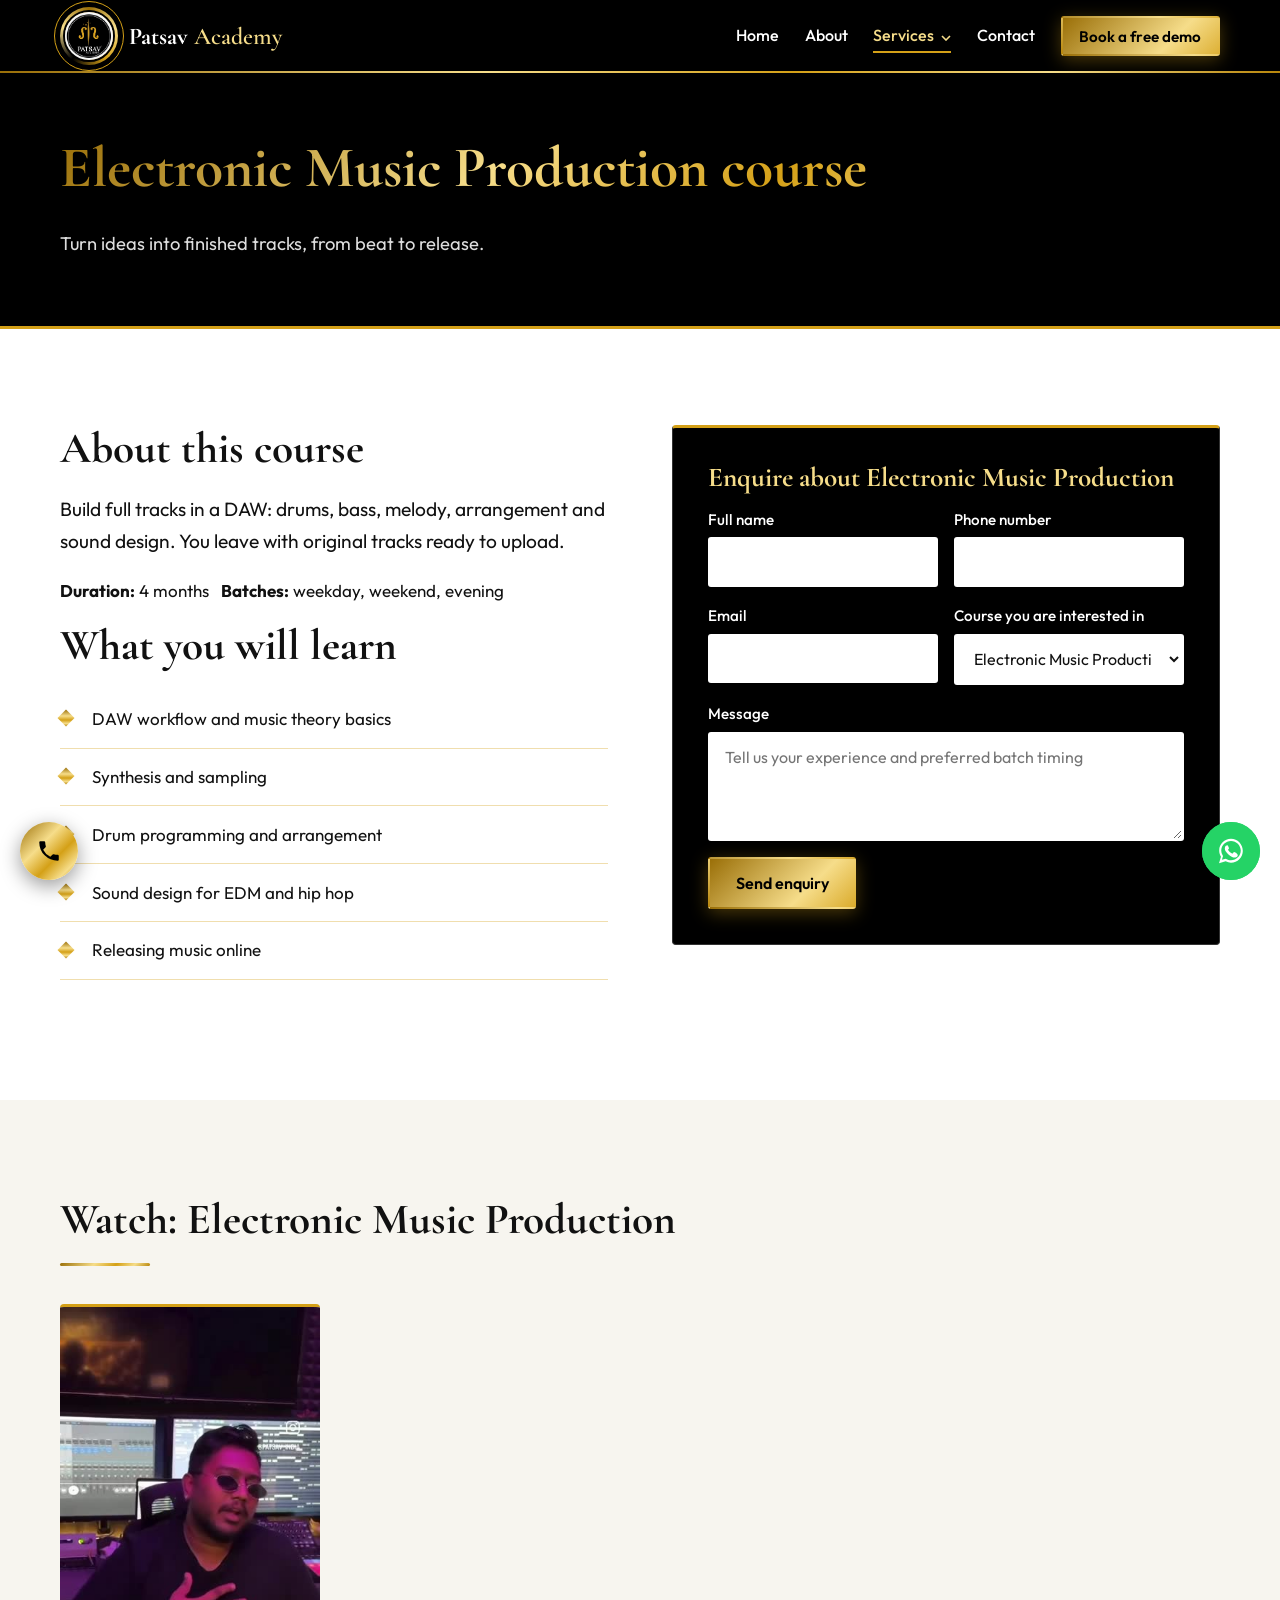
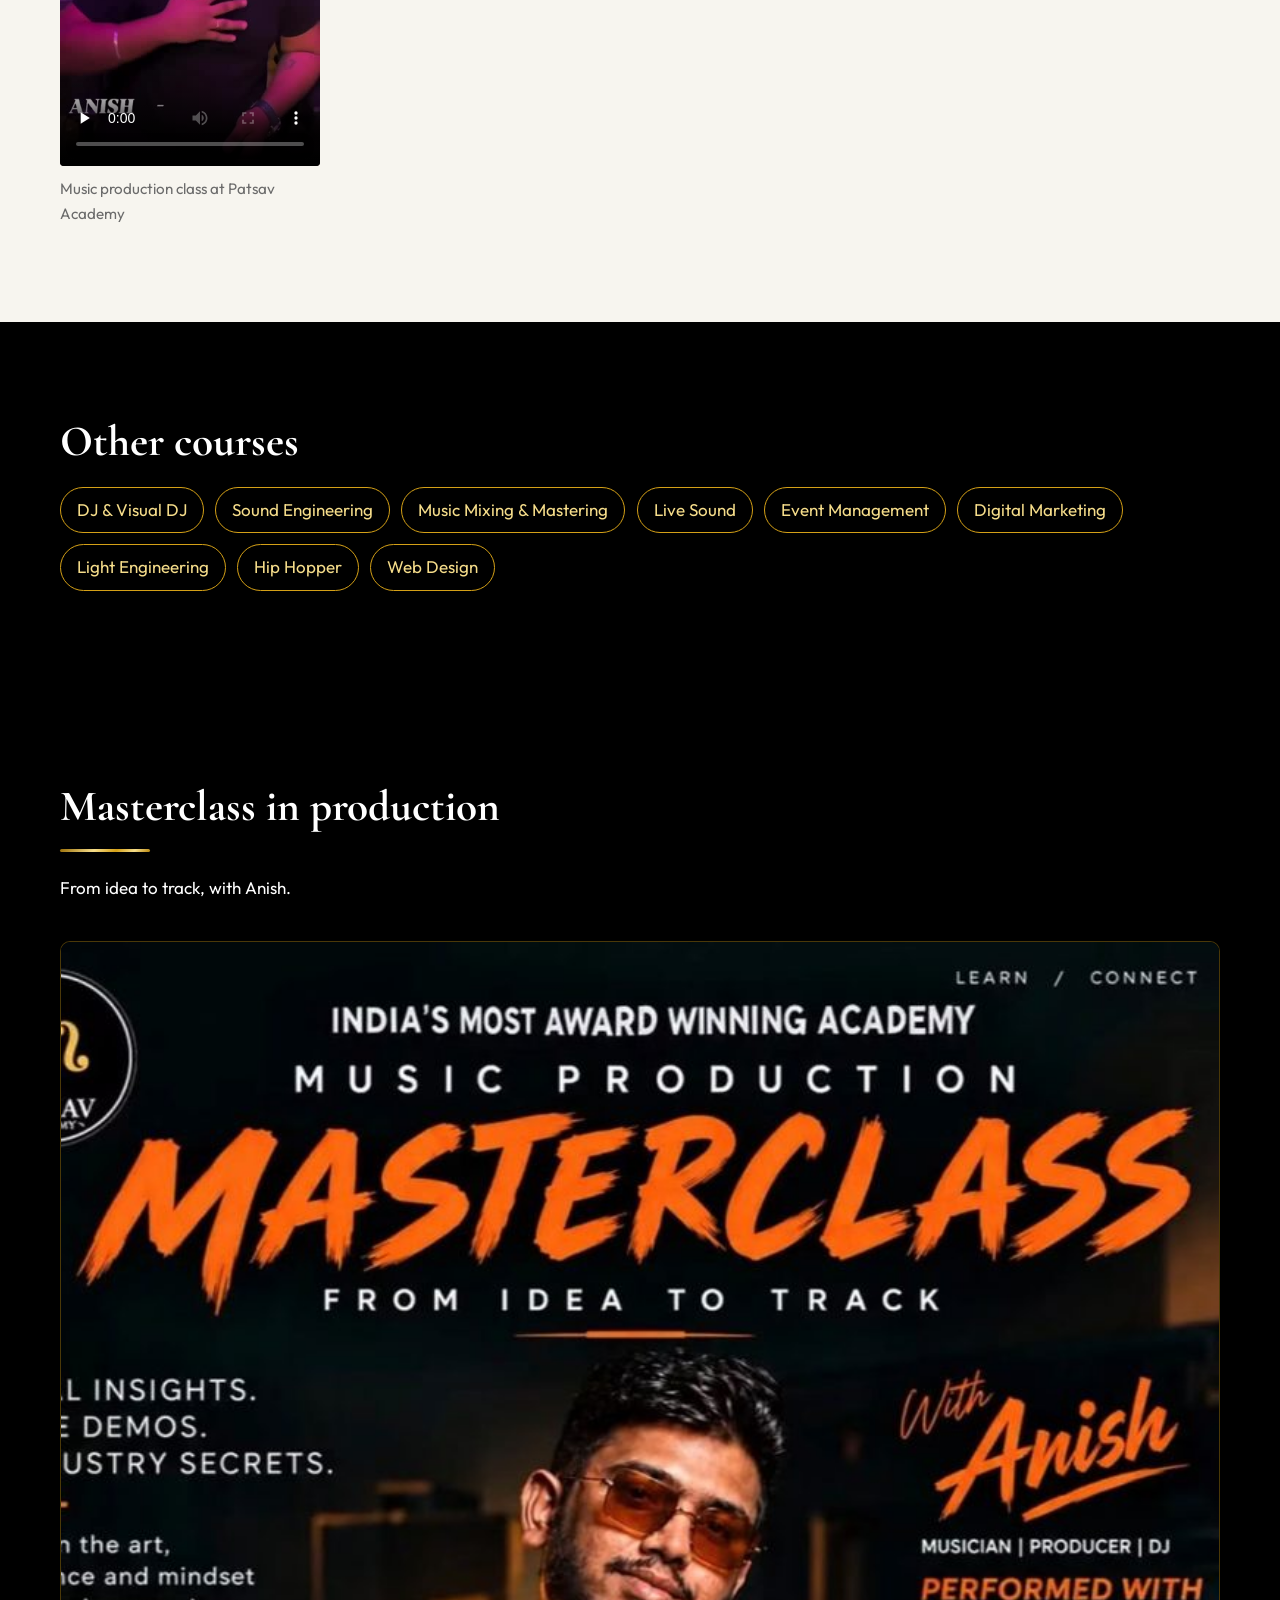
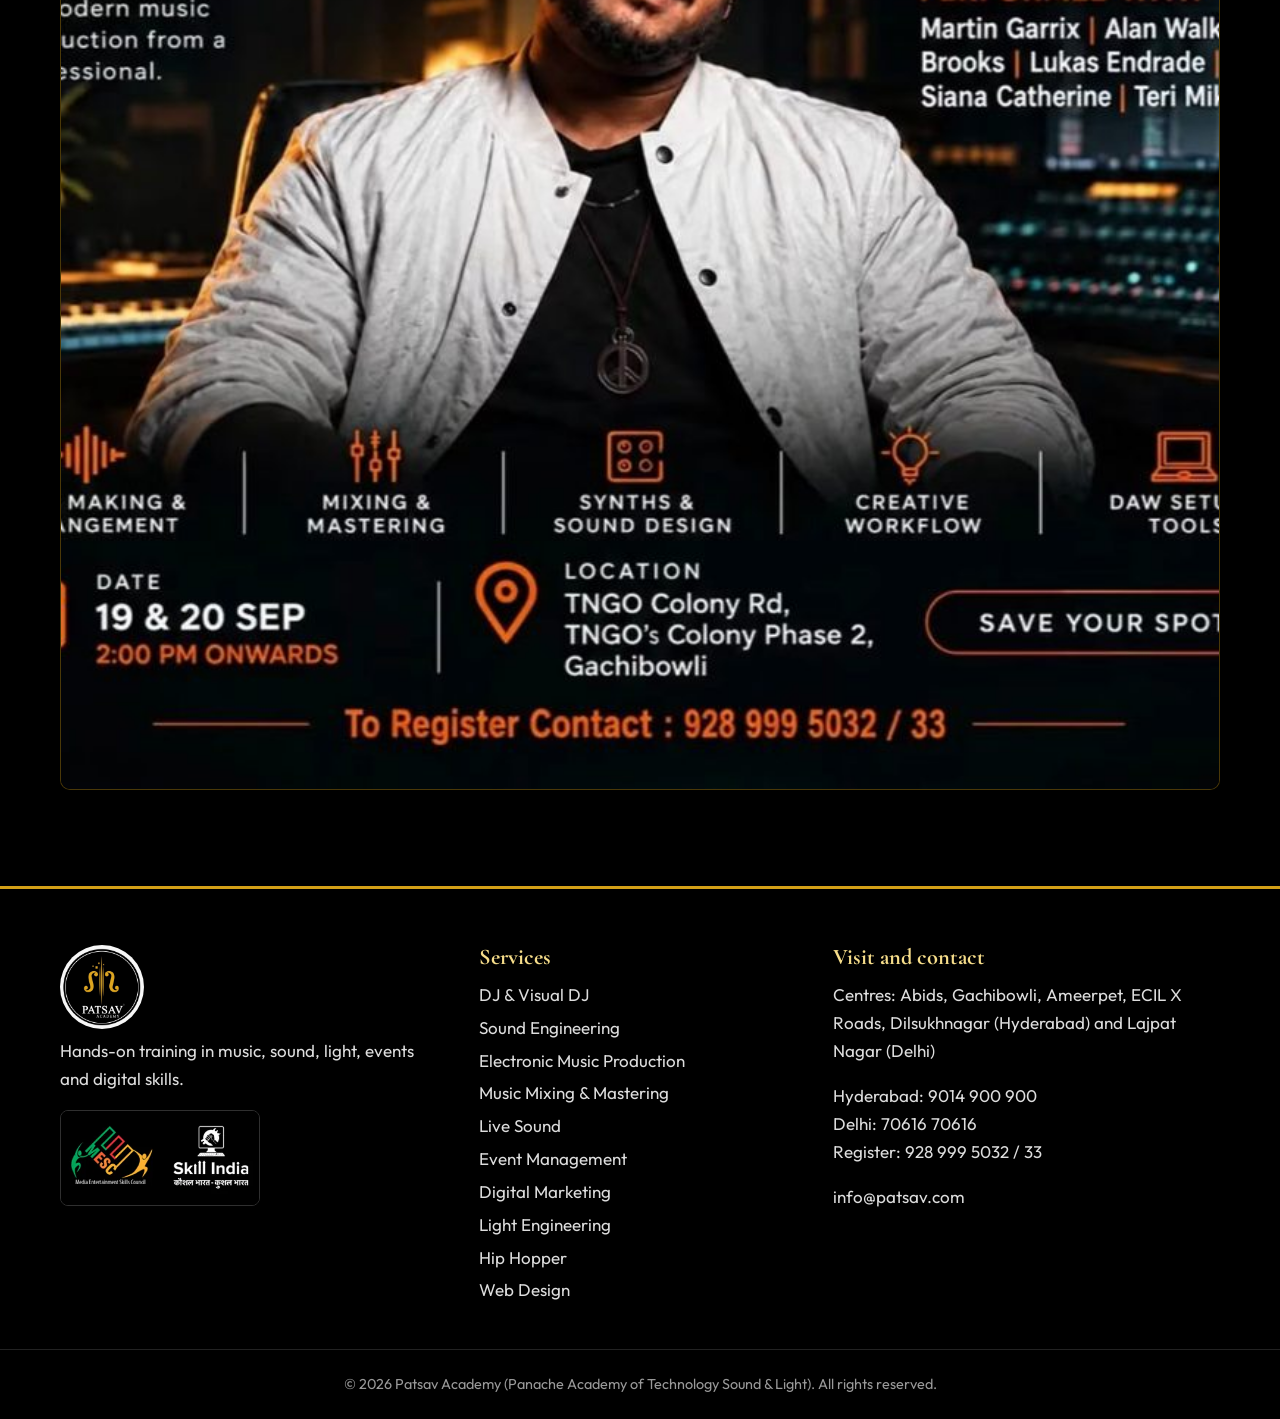
<file: electronic-music-production.html>
<!DOCTYPE html>
<html lang="en"><head><meta charset="utf-8"><meta name="viewport" content="width=device-width, initial-scale=1">
<title>Electronic Music Production Course | Patsav Academy</title><meta name="description" content="Turn ideas into finished tracks, from beat to release. 4 months course at Patsav Academy.">
<meta property="og:title" content="Electronic Music Production Course | Patsav Academy"><meta property="og:description" content="Turn ideas into finished tracks, from beat to release. 4 months course at Patsav Academy."><meta property="og:image" content="https://www.patsav.com/assets/img/logo.jpg">
<link rel="icon" href="assets/img/logo.jpg"><link rel="preconnect" href="https://fonts.googleapis.com"><link rel="preconnect" href="https://fonts.gstatic.com" crossorigin>
<link href="https://fonts.googleapis.com/css2?family=Cormorant+Garamond:wght@500;600;700&family=Outfit:wght@300;400;500;600&display=swap" rel="stylesheet">
<link rel="stylesheet" href="assets/css/style.css">
<script type="application/ld+json">{"@context":"https://schema.org","@type":"EducationalOrganization","name":"Patsav Academy","url":"https://www.patsav.com","logo":"https://www.patsav.com/assets/img/logo.jpg","telephone":"+919014900900","email":"info@patsav.com","address":"Centres: Abids, Gachibowli, Ameerpet, ECIL X Roads, Dilsukhnagar (Hyderabad) and Lajpat Nagar (Delhi)"}</script>
</head><body><div class="progress"></div><div class="curtain"><img src="assets/img/logo.jpg" alt=""></div><div class="glow"></div>
<a class="skip" href="#main">Skip to content</a>
<header class="site-header"><div class="wrap bar">
<a class="brand" href="index.html" aria-label="Patsav Academy home"><span class="logo-ring"><img src="assets/img/logo.jpg" alt="Patsav Academy logo" width="52" height="52"></span><span>Patsav <em>Academy</em></span></a>
<button class="burger" aria-label="Open menu" aria-expanded="false" aria-controls="nav"><i></i><i></i><i></i></button>
<nav id="nav" class="nav" aria-label="Main">
<a href="index.html">Home</a><a href="about.html">About</a>
<div class="dd"><button class="dd-btn on" aria-expanded="false">Services <svg width="10" height="6" viewBox="0 0 10 6"><path d="M1 1l4 4 4-4" fill="none" stroke="currentColor" stroke-width="1.6"/></svg></button>
<div class="dd-menu"><a href="services.html"><strong>All services</strong></a><a href="dj-visual-dj.html">DJ &amp; Visual DJ</a><a href="sound-engineering.html">Sound Engineering</a><a href="electronic-music-production.html">Electronic Music Production</a><a href="music-mixing-and-mastering.html">Music Mixing &amp; Mastering</a><a href="live-sound.html">Live Sound</a><a href="event-management.html">Event Management</a><a href="digital-marketing.html">Digital Marketing</a><a href="light-engineering.html">Light Engineering</a><a href="hip-hopper.html">Hip Hopper</a><a href="web-design.html">Web Design</a></div></div>
<a href="contact.html">Contact</a><a href="contact.html" class="btn btn-gold sm">Book a free demo</a>
</nav></div></header><main id="main">

<section class="page-head"><div class="wrap"><h1>Electronic Music Production course</h1><p>Turn ideas into finished tracks, from beat to release.</p></div></section>
<section class="sec light"><div class="wrap split"><div><h2>About this course</h2><p class="lead">Build full tracks in a DAW: drums, bass, melody, arrangement and sound design. You leave with original tracks ready to upload.</p><p><strong>Duration:</strong> 4 months &nbsp; <strong>Batches:</strong> weekday, weekend, evening</p><h2>What you will learn</h2><ul class="ticks plain"><li>DAW workflow and music theory basics</li><li>Synthesis and sampling</li><li>Drum programming and arrangement</li><li>Sound design for EDM and hip hop</li><li>Releasing music online</li></ul></div>
<div class="formbox on-light"><h2>Enquire about Electronic Music Production</h2><form class="form" action="https://formsubmit.co/info@patsav.com" method="post" novalidate>
<input type="hidden" name="_subject" value="New enquiry from Patsav Academy website"><input type="hidden" name="_captcha" value="false"><input type="hidden" name="_template" value="table">
<input type="text" name="_honey" class="hp" tabindex="-1" autocomplete="off" aria-hidden="true">
<div class="row"><label>Full name<input type="text" name="name" required autocomplete="name"></label><label>Phone number<input type="tel" name="phone" required autocomplete="tel" inputmode="tel"></label></div>
<div class="row"><label>Email<input type="email" name="email" required autocomplete="email"></label><label>Course you are interested in<select name="course" required><option value="">Choose a course</option><option value="DJ &amp; Visual DJ">DJ &amp; Visual DJ</option><option value="Sound Engineering">Sound Engineering</option><option value="Electronic Music Production" selected>Electronic Music Production</option><option value="Music Mixing &amp; Mastering">Music Mixing &amp; Mastering</option><option value="Live Sound">Live Sound</option><option value="Event Management">Event Management</option><option value="Digital Marketing">Digital Marketing</option><option value="Light Engineering">Light Engineering</option><option value="Hip Hopper">Hip Hopper</option><option value="Web Design">Web Design</option></select></label></div>
<label>Message<textarea name="message" rows="4" placeholder="Tell us your experience and preferred batch timing"></textarea></label>
<button class="btn btn-gold" type="submit">Send enquiry</button></form></div></div></section>
<section class="sec paper"><div class="wrap"><div class="head"><h2>Watch: Electronic Music Production</h2></div><div class="vgrid"><figure><video controls preload="none" playsinline poster="assets/video/v3.jpg"><source src="assets/video/v3.mp4" type="video/mp4"></video><figcaption>Music production class at Patsav Academy</figcaption></figure></div></div></section>
<section class="sec dark"><div class="wrap"><h2>Other courses</h2><div class="chips"><a href="dj-visual-dj.html">DJ &amp; Visual DJ</a><a href="sound-engineering.html">Sound Engineering</a><a href="music-mixing-and-mastering.html">Music Mixing &amp; Mastering</a><a href="live-sound.html">Live Sound</a><a href="event-management.html">Event Management</a><a href="digital-marketing.html">Digital Marketing</a><a href="light-engineering.html">Light Engineering</a><a href="hip-hopper.html">Hip Hopper</a><a href="web-design.html">Web Design</a></div></div></section><section class="sec dark"><div class="wrap"><div class="head reveal"><h2>Masterclass in production</h2><p>From idea to track, with Anish.</p></div><div class="pgrid"><figure class="ph reveal "><img loading="lazy" src="assets/img/gallery/masterclass-anish.jpg" alt="Music Production Masterclass with Anish"><figcaption>Music Production Masterclass with Anish</figcaption></figure></div></div></section>
</main>
<footer class="site-footer"><div class="wrap fgrid">
<div><img src="assets/img/logo.jpg" alt="" width="84" height="84" class="flogo"><p>Hands-on training in music, sound, light, events and digital skills.</p><img class="fskill" src="assets/img/gallery/skill-mesc.png" alt="Media Entertainment Skills Council and Skill India" width="200" height="94" loading="lazy"></div>
<div><h2>Services</h2><ul><li><a href="dj-visual-dj.html">DJ &amp; Visual DJ</a></li><li><a href="sound-engineering.html">Sound Engineering</a></li><li><a href="electronic-music-production.html">Electronic Music Production</a></li><li><a href="music-mixing-and-mastering.html">Music Mixing &amp; Mastering</a></li><li><a href="live-sound.html">Live Sound</a></li><li><a href="event-management.html">Event Management</a></li><li><a href="digital-marketing.html">Digital Marketing</a></li><li><a href="light-engineering.html">Light Engineering</a></li><li><a href="hip-hopper.html">Hip Hopper</a></li><li><a href="web-design.html">Web Design</a></li></ul></div>
<div><h2>Visit and contact</h2><p>Centres: Abids, Gachibowli, Ameerpet, ECIL X Roads, Dilsukhnagar (Hyderabad) and Lajpat Nagar (Delhi)</p><p>Hyderabad: <a href="tel:+919014900900">9014 900 900</a><br>Delhi: <a href="tel:+917061670616">70616 70616</a><br>Register: <a href="tel:+919289995032">928 999 5032 / 33</a></p><p><a href="mailto:info@patsav.com">info@patsav.com</a></p></div>
</div><div class="copy">&copy; 2026 Patsav Academy (Panache Academy of Technology Sound &amp; Light). All rights reserved.</div></footer>
<a class="float wa" href="https://wa.me/919289995032?text=Hi%2C%20I%20want%20to%20know%20about%20your%20courses" target="_blank" rel="noopener" aria-label="Chat on WhatsApp"><svg width="30" height="30" viewBox="0 0 32 32" fill="#fff"><path d="M16 3C9 3 3.4 8.6 3.4 15.5c0 2.4.7 4.7 1.9 6.6L3.2 29l7.1-2.1c1.8 1 3.8 1.5 5.7 1.5 7 0 12.6-5.6 12.6-12.5S23 3 16 3zm0 22.8c-1.8 0-3.6-.5-5.1-1.4l-.4-.2-4.200 1.200 1.200-4.100-.3-.4a10.200 10.200 0 0 1-1.600-5.500C5.600 9.800 10.300 5.200 16 5.200s10.400 4.600 10.400 10.300S21.700 25.800 16 25.800zm5.700-7.600c-.3-.2-1.900-.9-2.200-1s-.5-.2-.7.200-.8 1-1 1.200-.4.200-.7.100a8.500 8.500 0 0 1-4.200-3.700c-.3-.6.300-.5.900-1.700.1-.2 0-.4 0-.5l-1-2.300c-.2-.6-.5-.5-.7-.5h-.6c-.2 0-.6.100-.9.400s-1.200 1.200-1.200 2.900 1.200 3.300 1.400 3.500 2.400 3.800 5.900 5.200c2.200.9 3 1 4.100.8.700-.1 1.900-.8 2.200-1.500s.3-1.400.2-1.500-.3-.2-.6-.4z"/></svg></a>
<a class="float call" href="tel:+919014900900" aria-label="Call Patsav Academy"><svg width="26" height="26" viewBox="0 0 24 24" fill="#000"><path d="M6.6 10.8a15 15 0 0 0 6.6 6.6l2.2-2.2a1 1 0 0 1 1-.25c1.100.37 2.300.57 3.600.57a1 1 0 0 1 1 1V20a1 1 0 0 1-1 1A17 17 0 0 1 3 4a1 1 0 0 1 1-1h3.500a1 1 0 0 1 1 1c0 1.300.2 2.500.57 3.600a1 1 0 0 1-.25 1z"/></svg></a>
<script src="assets/js/main.js"></script></body></html>
</file>
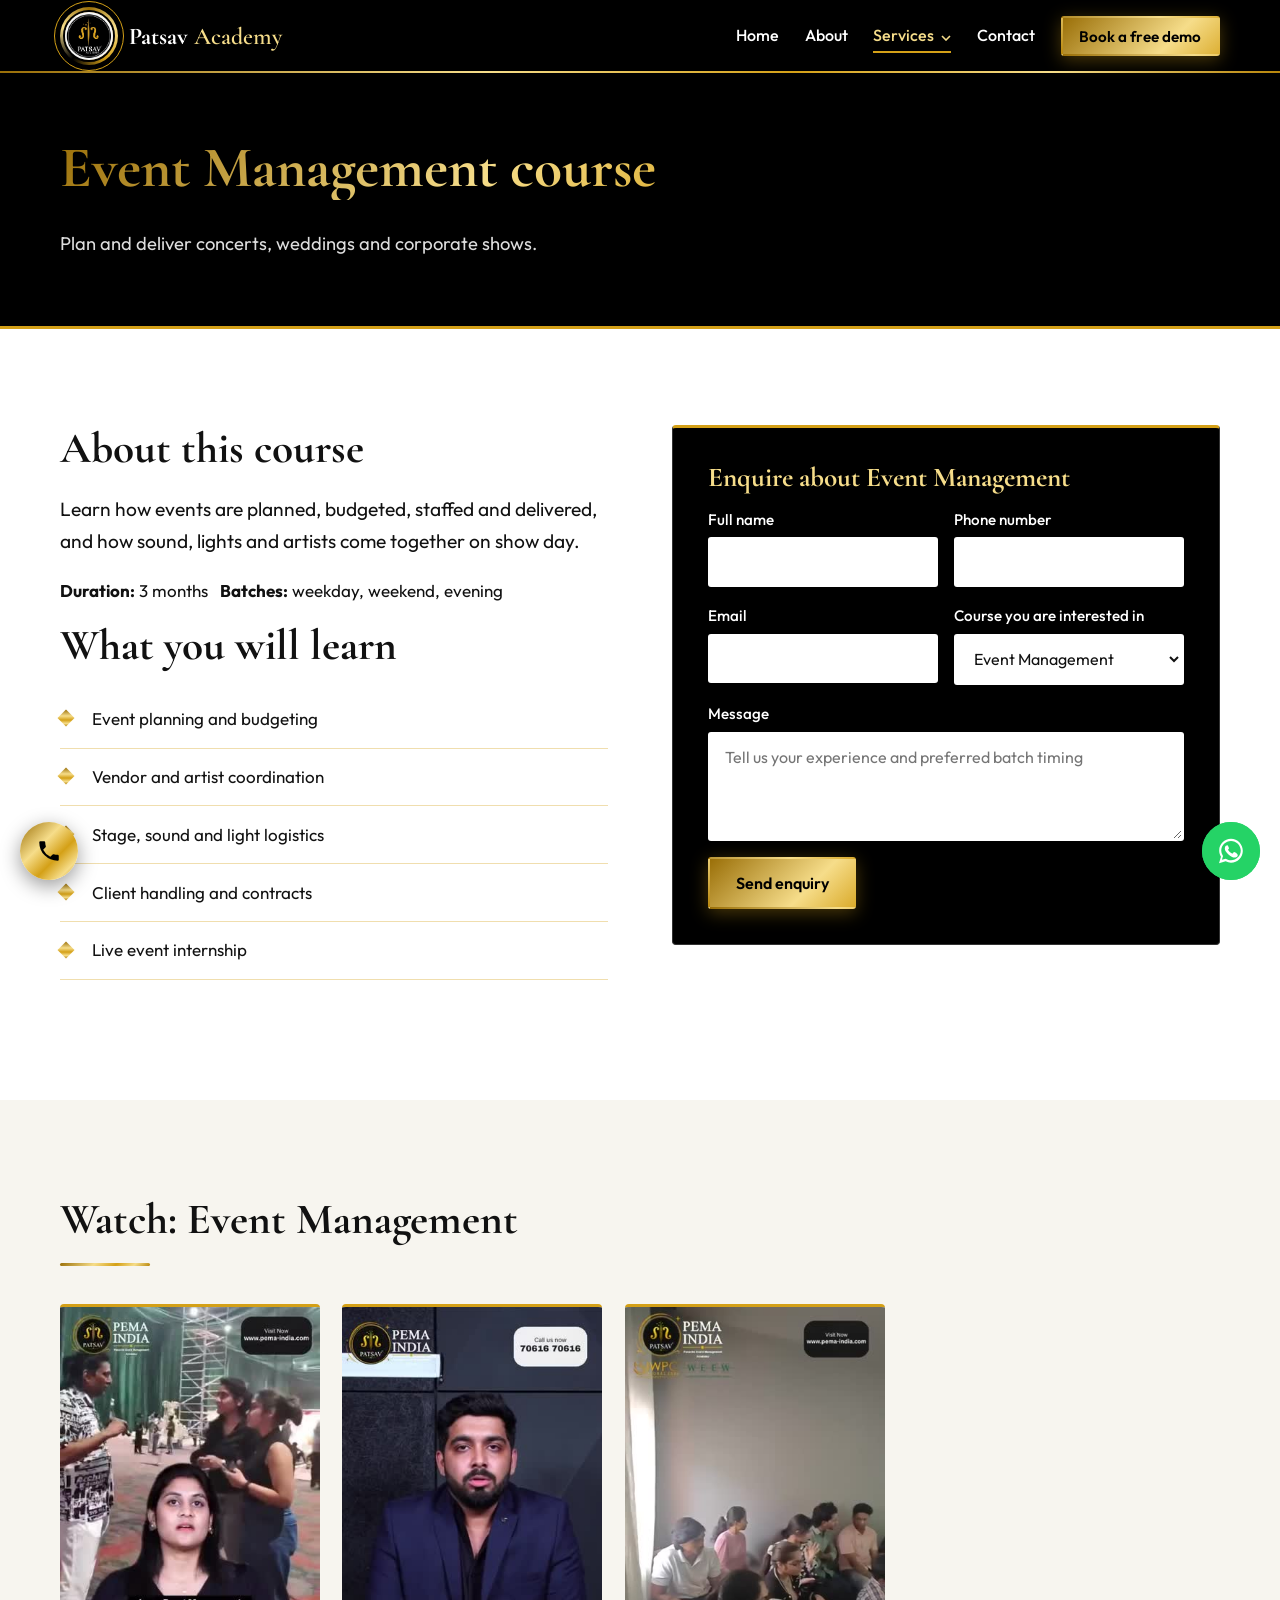
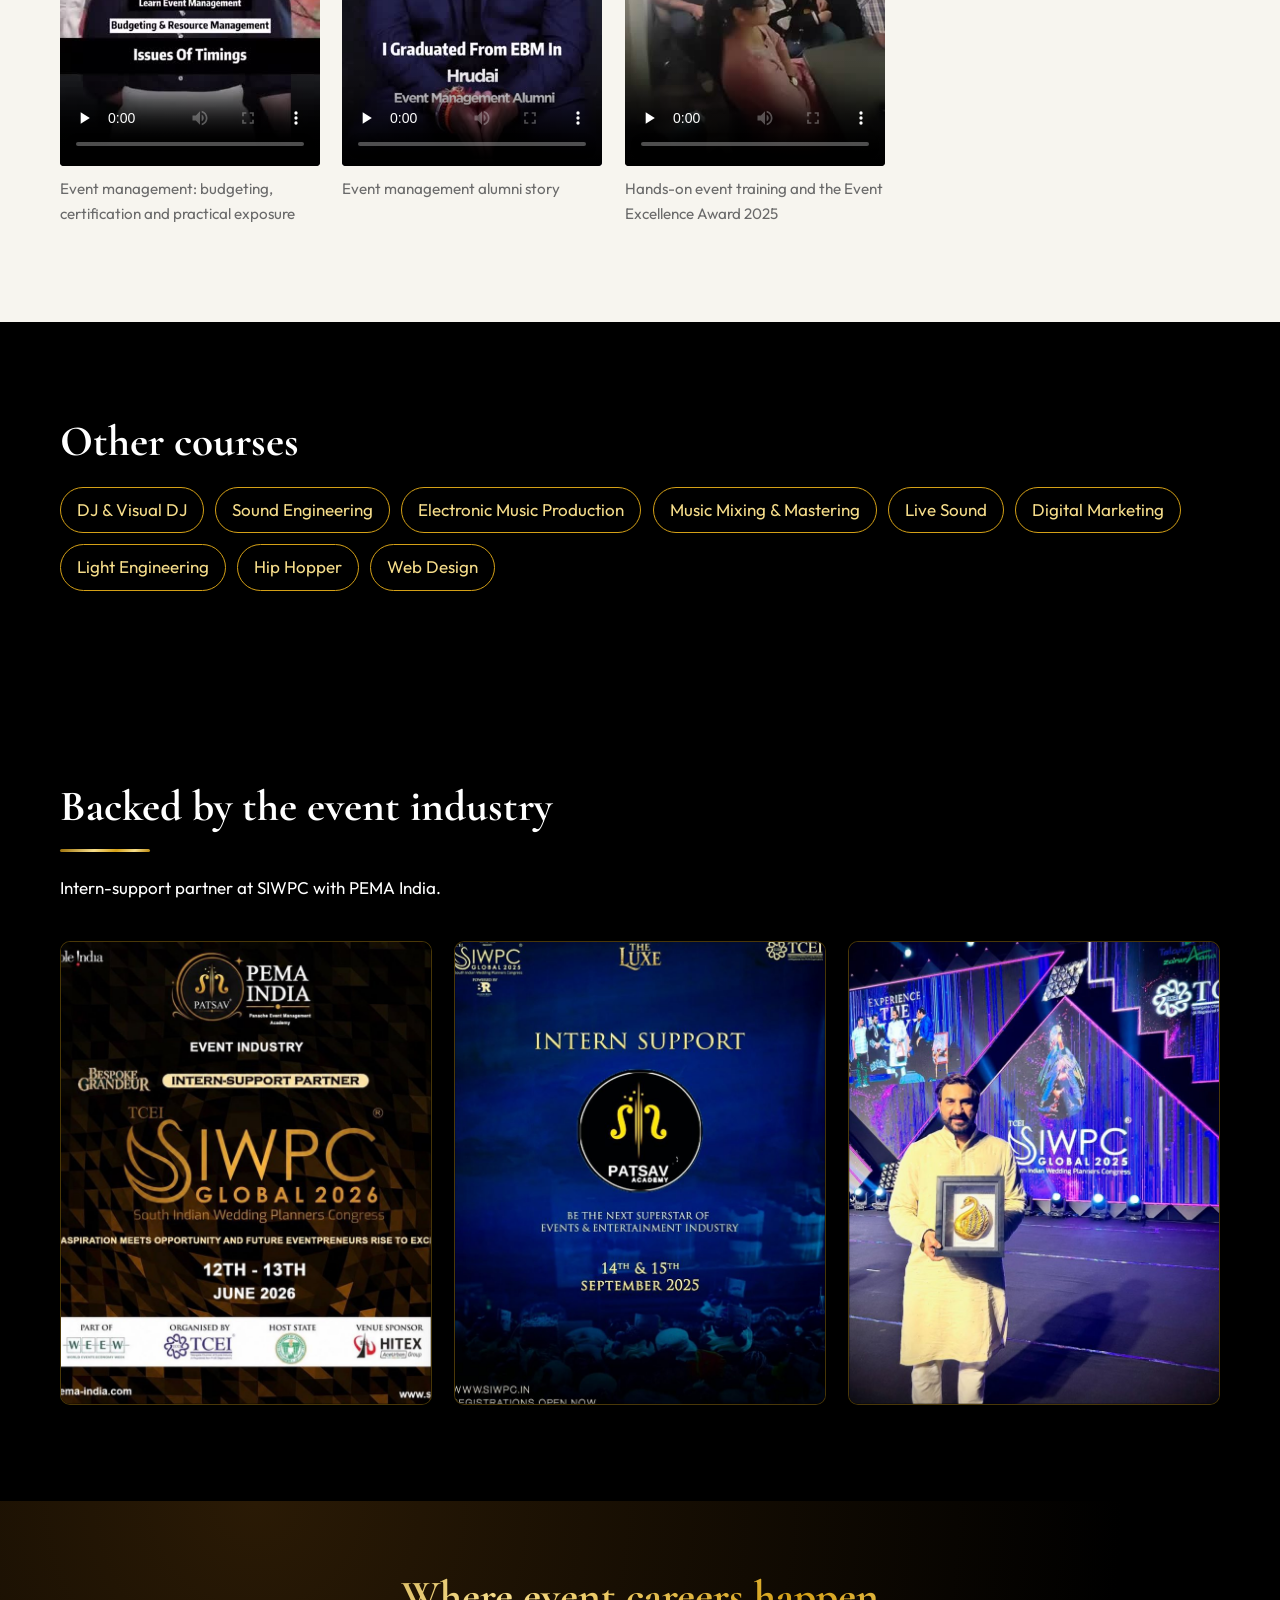
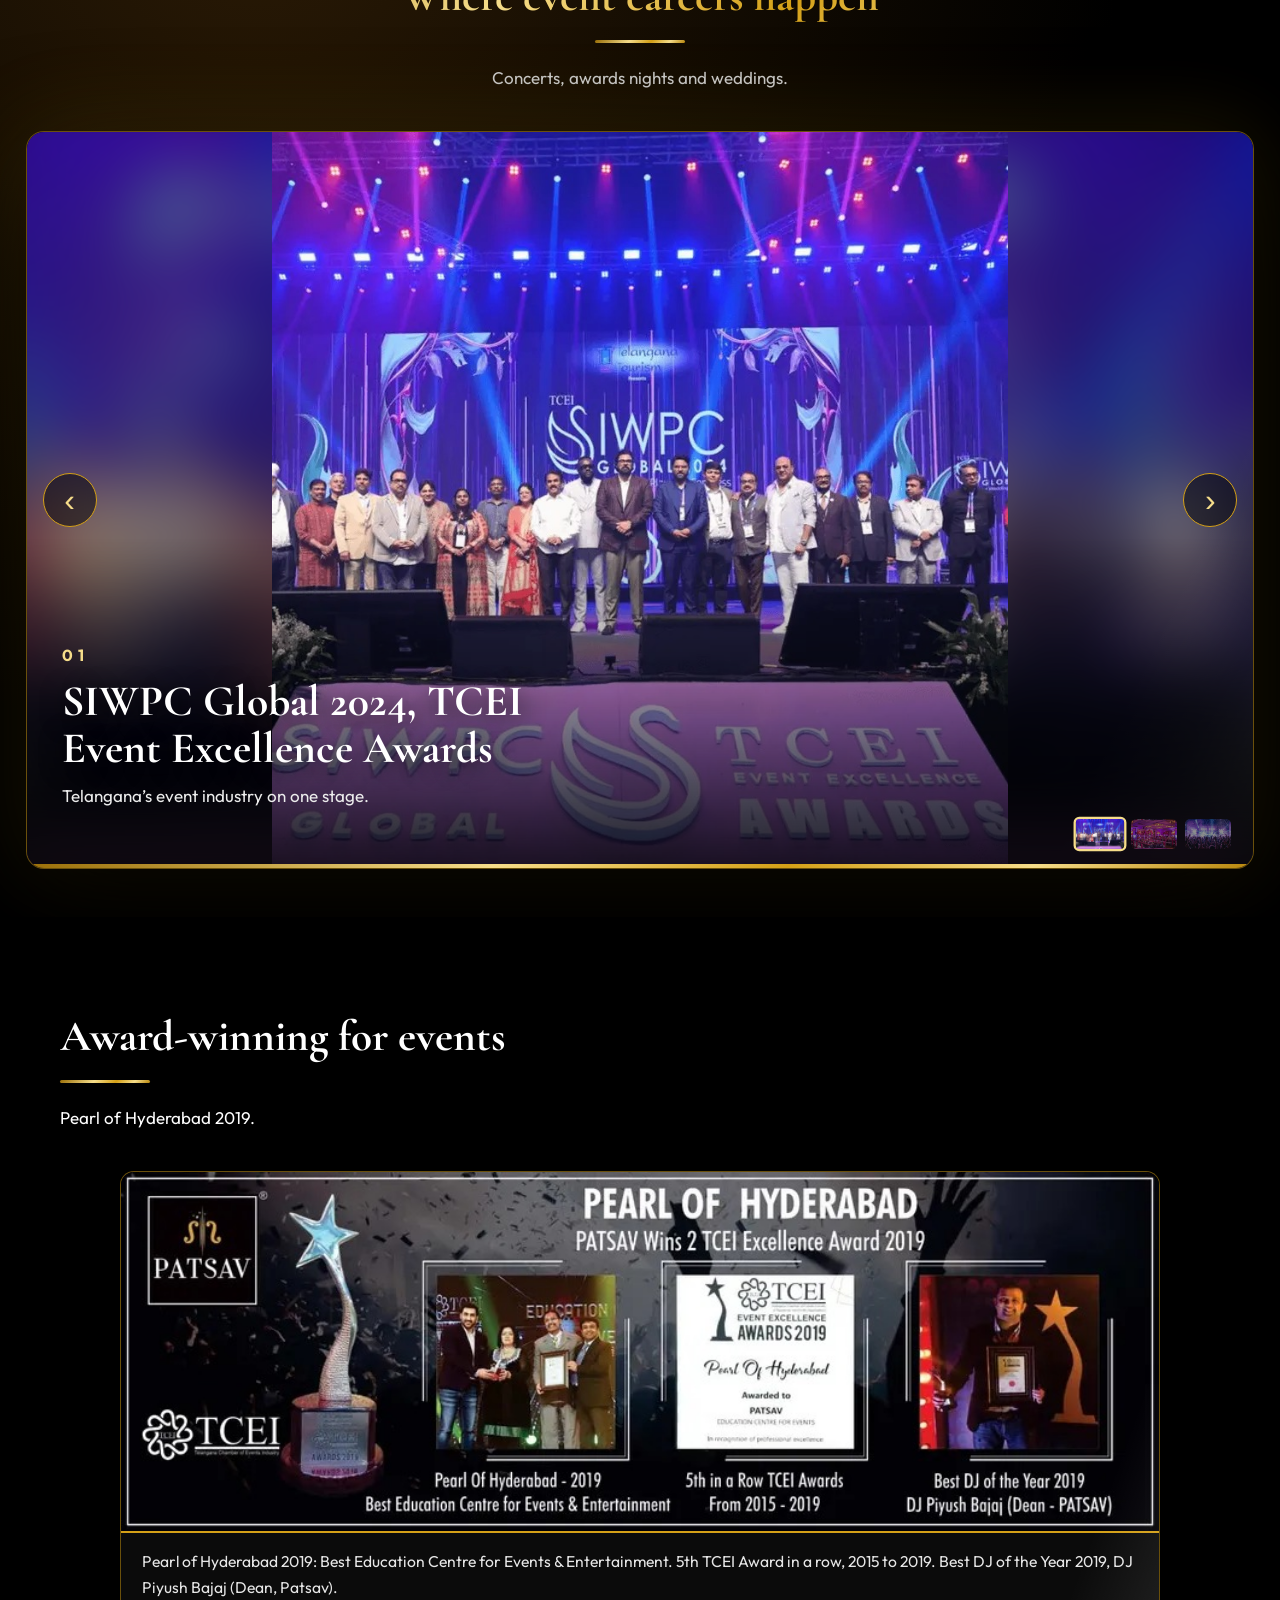
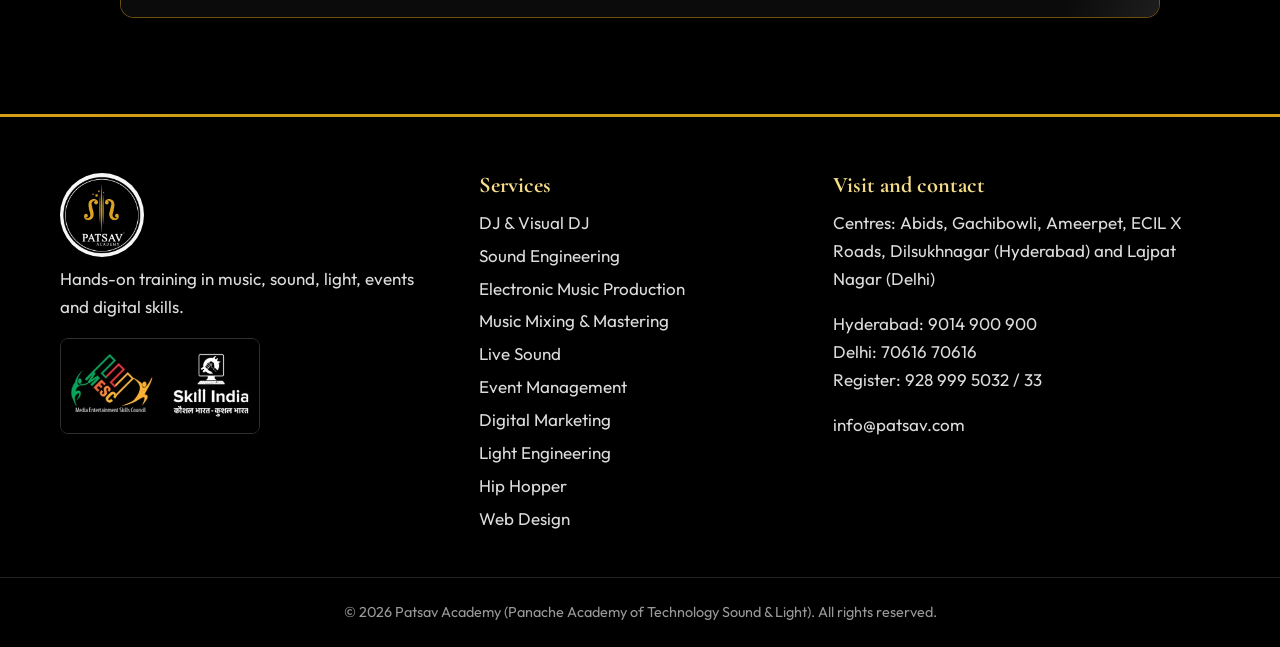
<file: event-management.html>
<!DOCTYPE html>
<html lang="en"><head><meta charset="utf-8"><meta name="viewport" content="width=device-width, initial-scale=1">
<title>Event Management Course | Patsav Academy</title><meta name="description" content="Plan and deliver concerts, weddings and corporate shows. 3 months course at Patsav Academy.">
<meta property="og:title" content="Event Management Course | Patsav Academy"><meta property="og:description" content="Plan and deliver concerts, weddings and corporate shows. 3 months course at Patsav Academy."><meta property="og:image" content="https://www.patsav.com/assets/img/logo.jpg">
<link rel="icon" href="assets/img/logo.jpg"><link rel="preconnect" href="https://fonts.googleapis.com"><link rel="preconnect" href="https://fonts.gstatic.com" crossorigin>
<link href="https://fonts.googleapis.com/css2?family=Cormorant+Garamond:wght@500;600;700&family=Outfit:wght@300;400;500;600&display=swap" rel="stylesheet">
<link rel="stylesheet" href="assets/css/style.css">
<script type="application/ld+json">{"@context":"https://schema.org","@type":"EducationalOrganization","name":"Patsav Academy","url":"https://www.patsav.com","logo":"https://www.patsav.com/assets/img/logo.jpg","telephone":"+919014900900","email":"info@patsav.com","address":"Centres: Abids, Gachibowli, Ameerpet, ECIL X Roads, Dilsukhnagar (Hyderabad) and Lajpat Nagar (Delhi)"}</script>
</head><body><div class="progress"></div><div class="curtain"><img src="assets/img/logo.jpg" alt=""></div><div class="glow"></div>
<a class="skip" href="#main">Skip to content</a>
<header class="site-header"><div class="wrap bar">
<a class="brand" href="index.html" aria-label="Patsav Academy home"><span class="logo-ring"><img src="assets/img/logo.jpg" alt="Patsav Academy logo" width="52" height="52"></span><span>Patsav <em>Academy</em></span></a>
<button class="burger" aria-label="Open menu" aria-expanded="false" aria-controls="nav"><i></i><i></i><i></i></button>
<nav id="nav" class="nav" aria-label="Main">
<a href="index.html">Home</a><a href="about.html">About</a>
<div class="dd"><button class="dd-btn on" aria-expanded="false">Services <svg width="10" height="6" viewBox="0 0 10 6"><path d="M1 1l4 4 4-4" fill="none" stroke="currentColor" stroke-width="1.6"/></svg></button>
<div class="dd-menu"><a href="services.html"><strong>All services</strong></a><a href="dj-visual-dj.html">DJ &amp; Visual DJ</a><a href="sound-engineering.html">Sound Engineering</a><a href="electronic-music-production.html">Electronic Music Production</a><a href="music-mixing-and-mastering.html">Music Mixing &amp; Mastering</a><a href="live-sound.html">Live Sound</a><a href="event-management.html">Event Management</a><a href="digital-marketing.html">Digital Marketing</a><a href="light-engineering.html">Light Engineering</a><a href="hip-hopper.html">Hip Hopper</a><a href="web-design.html">Web Design</a></div></div>
<a href="contact.html">Contact</a><a href="contact.html" class="btn btn-gold sm">Book a free demo</a>
</nav></div></header><main id="main">

<section class="page-head"><div class="wrap"><h1>Event Management course</h1><p>Plan and deliver concerts, weddings and corporate shows.</p></div></section>
<section class="sec light"><div class="wrap split"><div><h2>About this course</h2><p class="lead">Learn how events are planned, budgeted, staffed and delivered, and how sound, lights and artists come together on show day.</p><p><strong>Duration:</strong> 3 months &nbsp; <strong>Batches:</strong> weekday, weekend, evening</p><h2>What you will learn</h2><ul class="ticks plain"><li>Event planning and budgeting</li><li>Vendor and artist coordination</li><li>Stage, sound and light logistics</li><li>Client handling and contracts</li><li>Live event internship</li></ul></div>
<div class="formbox on-light"><h2>Enquire about Event Management</h2><form class="form" action="https://formsubmit.co/info@patsav.com" method="post" novalidate>
<input type="hidden" name="_subject" value="New enquiry from Patsav Academy website"><input type="hidden" name="_captcha" value="false"><input type="hidden" name="_template" value="table">
<input type="text" name="_honey" class="hp" tabindex="-1" autocomplete="off" aria-hidden="true">
<div class="row"><label>Full name<input type="text" name="name" required autocomplete="name"></label><label>Phone number<input type="tel" name="phone" required autocomplete="tel" inputmode="tel"></label></div>
<div class="row"><label>Email<input type="email" name="email" required autocomplete="email"></label><label>Course you are interested in<select name="course" required><option value="">Choose a course</option><option value="DJ &amp; Visual DJ">DJ &amp; Visual DJ</option><option value="Sound Engineering">Sound Engineering</option><option value="Electronic Music Production">Electronic Music Production</option><option value="Music Mixing &amp; Mastering">Music Mixing &amp; Mastering</option><option value="Live Sound">Live Sound</option><option value="Event Management" selected>Event Management</option><option value="Digital Marketing">Digital Marketing</option><option value="Light Engineering">Light Engineering</option><option value="Hip Hopper">Hip Hopper</option><option value="Web Design">Web Design</option></select></label></div>
<label>Message<textarea name="message" rows="4" placeholder="Tell us your experience and preferred batch timing"></textarea></label>
<button class="btn btn-gold" type="submit">Send enquiry</button></form></div></div></section>
<section class="sec paper"><div class="wrap"><div class="head"><h2>Watch: Event Management</h2></div><div class="vgrid"><figure><video controls preload="none" playsinline poster="assets/video/v4.jpg"><source src="assets/video/v4.mp4" type="video/mp4"></video><figcaption>Event management: budgeting, certification and practical exposure</figcaption></figure><figure><video controls preload="none" playsinline poster="assets/video/v6.jpg"><source src="assets/video/v6.mp4" type="video/mp4"></video><figcaption>Event management alumni story</figcaption></figure><figure><video controls preload="none" playsinline poster="assets/video/v7.jpg"><source src="assets/video/v7.mp4" type="video/mp4"></video><figcaption>Hands-on event training and the Event Excellence Award 2025</figcaption></figure></div></div></section>
<section class="sec dark"><div class="wrap"><h2>Other courses</h2><div class="chips"><a href="dj-visual-dj.html">DJ &amp; Visual DJ</a><a href="sound-engineering.html">Sound Engineering</a><a href="electronic-music-production.html">Electronic Music Production</a><a href="music-mixing-and-mastering.html">Music Mixing &amp; Mastering</a><a href="live-sound.html">Live Sound</a><a href="digital-marketing.html">Digital Marketing</a><a href="light-engineering.html">Light Engineering</a><a href="hip-hopper.html">Hip Hopper</a><a href="web-design.html">Web Design</a></div></div></section><section class="sec dark"><div class="wrap"><div class="head reveal"><h2>Backed by the event industry</h2><p>Intern-support partner at SIWPC with PEMA India.</p></div><div class="pgrid"><figure class="ph reveal "><img loading="lazy" src="assets/img/gallery/siwpc-2026.jpg" alt="SIWPC Global 2026"><figcaption>SIWPC Global 2026</figcaption></figure><figure class="ph reveal "><img loading="lazy" src="assets/img/gallery/intern-support-2025.jpg" alt="Intern support, SIWPC 2025"><figcaption>Intern support, SIWPC 2025</figcaption></figure><figure class="ph reveal "><img loading="lazy" src="assets/img/gallery/award-swan-stage.jpg" alt="Patsav at SIWPC Global 2025"><figcaption>Patsav at SIWPC Global 2025</figcaption></figure></div></div></section>
<section class="show"><div class="wrap head reveal"><h2>Where event careers happen</h2><p>Concerts, awards nights and weddings.</p></div><div class="stage" data-show><div class="sl on"><div class="sbk" style="background-image:url(assets/img/gallery/show-siwpc-2024.jpg)"></div><img src="assets/img/gallery/show-siwpc-2024.jpg" alt="SIWPC Global 2024, TCEI Event Excellence Awards"><div class="cap"><span>01</span><h3>SIWPC Global 2024, TCEI Event Excellence Awards</h3><p>Telangana&rsquo;s event industry on one stage.</p></div></div><div class="sl"><div class="sbk" style="background-image:url(assets/img/gallery/show-wedding.jpg)"></div><img src="assets/img/gallery/show-wedding.jpg" alt="Weddings and decor, lit to perfection"><div class="cap"><span>02</span><h3>Weddings and decor, lit to perfection</h3><p>Design, lighting and sound come together in every celebration.</p></div></div><div class="sl"><div class="sbk" style="background-image:url(assets/img/gallery/show-crowd.jpg)"></div><img src="assets/img/gallery/show-crowd.jpg" alt="The energy you will learn to create"><div class="cap"><span>03</span><h3>The energy you will learn to create</h3><p>Stage, sound and light working as one for thousands of people.</p></div></div><button class="sp" aria-label="Previous">&#8249;</button><button class="sn" aria-label="Next">&#8250;</button><div class="sbar"><i></i></div><div class="sth"></div></div></section>
<section class="sec dark"><div class="wrap"><div class="head reveal"><h2>Award-winning for events</h2><p>Pearl of Hyderabad 2019.</p></div><figure class="wide reveal"><img loading="lazy" src="assets/img/gallery/pearl-of-hyderabad.jpg" alt="Patsav wins 2 TCEI Excellence Awards 2019"><figcaption>Pearl of Hyderabad 2019: Best Education Centre for Events &amp; Entertainment. 5th TCEI Award in a row, 2015 to 2019. Best DJ of the Year 2019, DJ Piyush Bajaj (Dean, Patsav).</figcaption></figure></div></section>
</main>
<footer class="site-footer"><div class="wrap fgrid">
<div><img src="assets/img/logo.jpg" alt="" width="84" height="84" class="flogo"><p>Hands-on training in music, sound, light, events and digital skills.</p><img class="fskill" src="assets/img/gallery/skill-mesc.png" alt="Media Entertainment Skills Council and Skill India" width="200" height="94" loading="lazy"></div>
<div><h2>Services</h2><ul><li><a href="dj-visual-dj.html">DJ &amp; Visual DJ</a></li><li><a href="sound-engineering.html">Sound Engineering</a></li><li><a href="electronic-music-production.html">Electronic Music Production</a></li><li><a href="music-mixing-and-mastering.html">Music Mixing &amp; Mastering</a></li><li><a href="live-sound.html">Live Sound</a></li><li><a href="event-management.html">Event Management</a></li><li><a href="digital-marketing.html">Digital Marketing</a></li><li><a href="light-engineering.html">Light Engineering</a></li><li><a href="hip-hopper.html">Hip Hopper</a></li><li><a href="web-design.html">Web Design</a></li></ul></div>
<div><h2>Visit and contact</h2><p>Centres: Abids, Gachibowli, Ameerpet, ECIL X Roads, Dilsukhnagar (Hyderabad) and Lajpat Nagar (Delhi)</p><p>Hyderabad: <a href="tel:+919014900900">9014 900 900</a><br>Delhi: <a href="tel:+917061670616">70616 70616</a><br>Register: <a href="tel:+919289995032">928 999 5032 / 33</a></p><p><a href="mailto:info@patsav.com">info@patsav.com</a></p></div>
</div><div class="copy">&copy; 2026 Patsav Academy (Panache Academy of Technology Sound &amp; Light). All rights reserved.</div></footer>
<a class="float wa" href="https://wa.me/919289995032?text=Hi%2C%20I%20want%20to%20know%20about%20your%20courses" target="_blank" rel="noopener" aria-label="Chat on WhatsApp"><svg width="30" height="30" viewBox="0 0 32 32" fill="#fff"><path d="M16 3C9 3 3.4 8.6 3.4 15.5c0 2.4.7 4.7 1.9 6.6L3.2 29l7.1-2.1c1.8 1 3.8 1.5 5.7 1.5 7 0 12.6-5.6 12.6-12.5S23 3 16 3zm0 22.8c-1.8 0-3.6-.5-5.1-1.4l-.4-.2-4.200 1.200 1.200-4.100-.3-.4a10.200 10.200 0 0 1-1.600-5.500C5.600 9.800 10.300 5.200 16 5.200s10.400 4.600 10.400 10.300S21.700 25.800 16 25.800zm5.700-7.600c-.3-.2-1.900-.9-2.200-1s-.5-.2-.7.200-.8 1-1 1.200-.4.200-.7.100a8.500 8.500 0 0 1-4.200-3.700c-.3-.6.300-.5.900-1.700.1-.2 0-.4 0-.5l-1-2.300c-.2-.6-.5-.5-.7-.5h-.6c-.2 0-.6.100-.9.400s-1.200 1.200-1.200 2.900 1.200 3.300 1.400 3.500 2.400 3.800 5.900 5.200c2.200.9 3 1 4.100.8.700-.1 1.900-.8 2.200-1.500s.3-1.400.2-1.500-.3-.2-.6-.4z"/></svg></a>
<a class="float call" href="tel:+919014900900" aria-label="Call Patsav Academy"><svg width="26" height="26" viewBox="0 0 24 24" fill="#000"><path d="M6.6 10.8a15 15 0 0 0 6.6 6.6l2.2-2.2a1 1 0 0 1 1-.25c1.100.37 2.300.57 3.600.57a1 1 0 0 1 1 1V20a1 1 0 0 1-1 1A17 17 0 0 1 3 4a1 1 0 0 1 1-1h3.500a1 1 0 0 1 1 1c0 1.300.2 2.500.57 3.600a1 1 0 0 1-.25 1z"/></svg></a>
<script src="assets/js/main.js"></script></body></html>
</file>
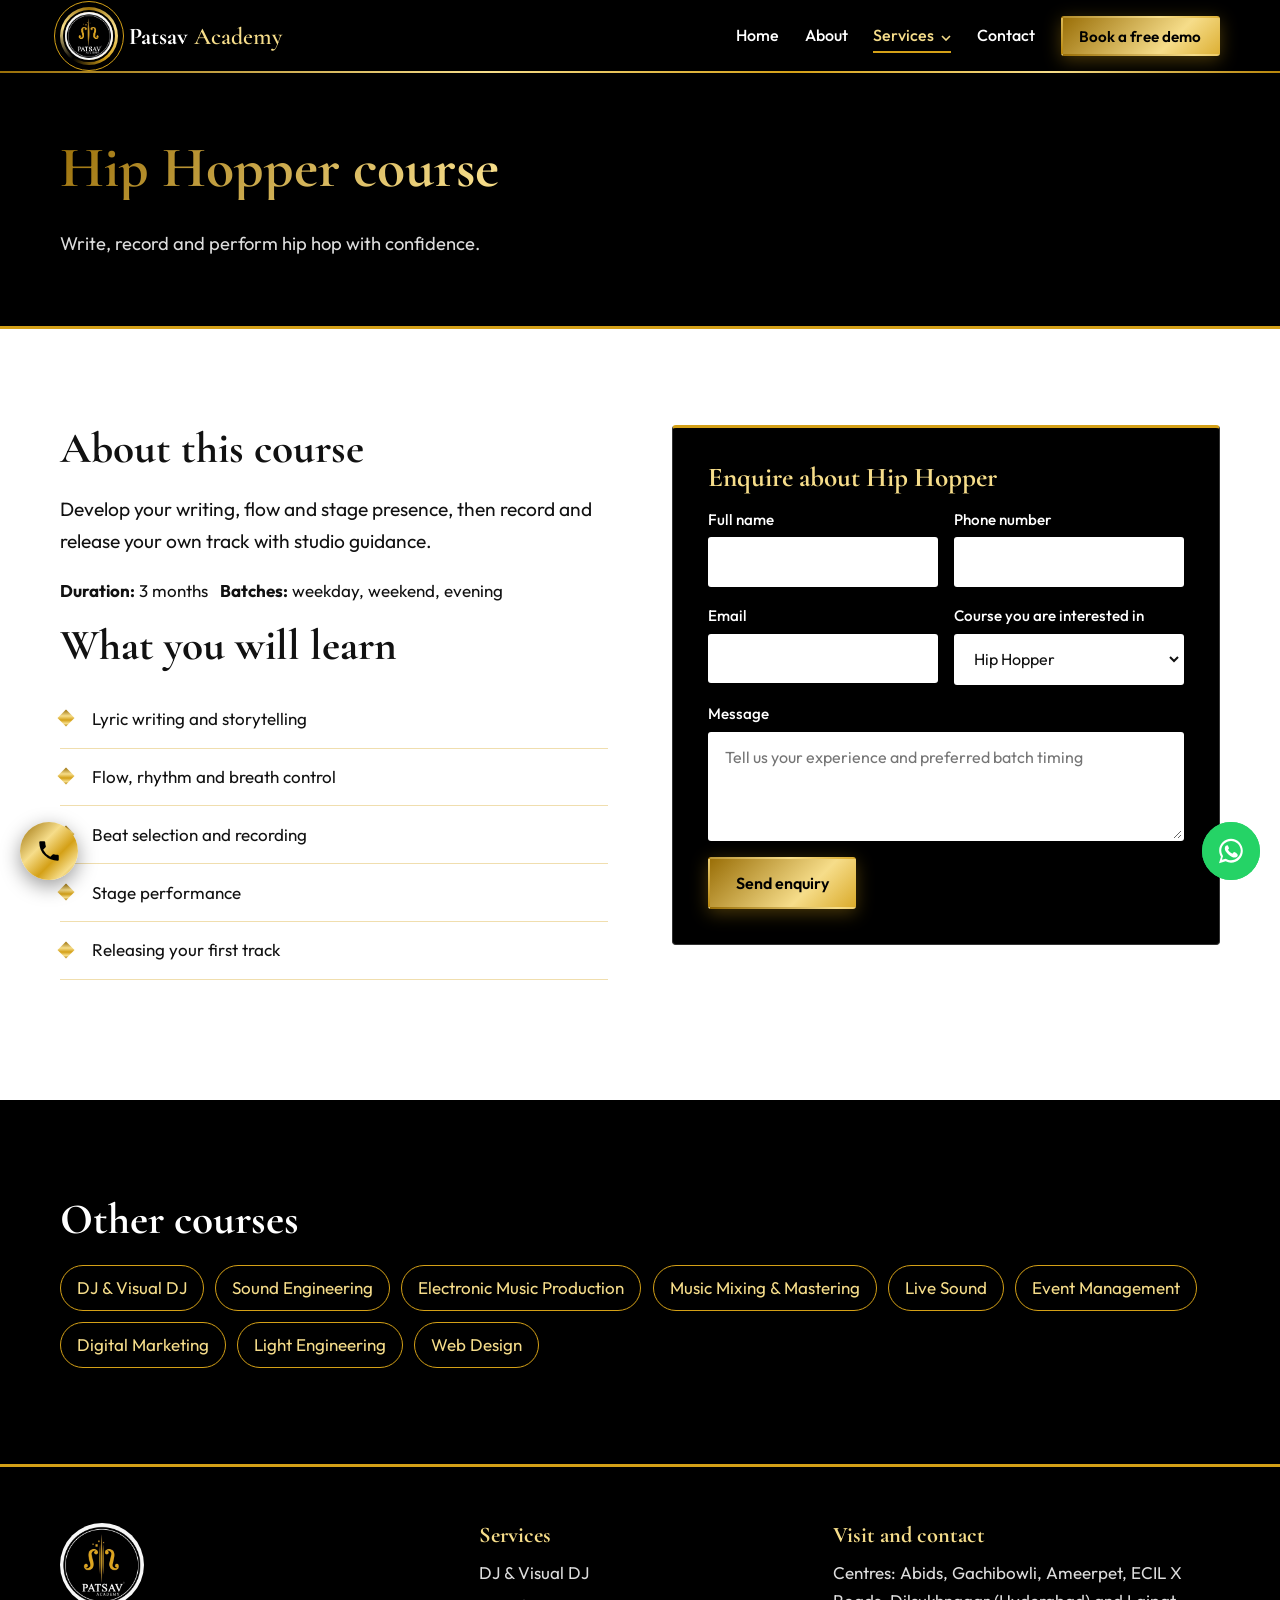
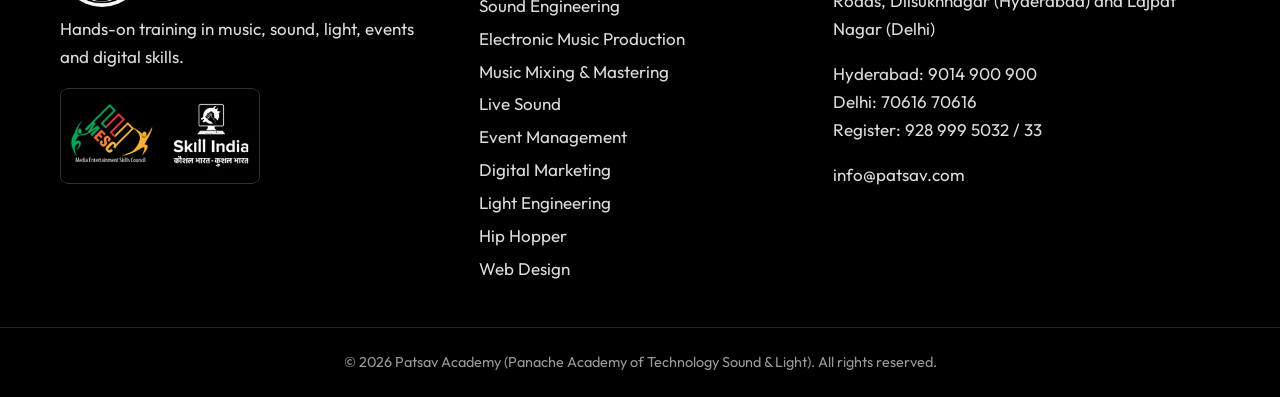
<file: hip-hopper.html>
<!DOCTYPE html>
<html lang="en"><head><meta charset="utf-8"><meta name="viewport" content="width=device-width, initial-scale=1">
<title>Hip Hopper Course | Patsav Academy</title><meta name="description" content="Write, record and perform hip hop with confidence. 3 months course at Patsav Academy.">
<meta property="og:title" content="Hip Hopper Course | Patsav Academy"><meta property="og:description" content="Write, record and perform hip hop with confidence. 3 months course at Patsav Academy."><meta property="og:image" content="https://www.patsav.com/assets/img/logo.jpg">
<link rel="icon" href="assets/img/logo.jpg"><link rel="preconnect" href="https://fonts.googleapis.com"><link rel="preconnect" href="https://fonts.gstatic.com" crossorigin>
<link href="https://fonts.googleapis.com/css2?family=Cormorant+Garamond:wght@500;600;700&family=Outfit:wght@300;400;500;600&display=swap" rel="stylesheet">
<link rel="stylesheet" href="assets/css/style.css">
<script type="application/ld+json">{"@context":"https://schema.org","@type":"EducationalOrganization","name":"Patsav Academy","url":"https://www.patsav.com","logo":"https://www.patsav.com/assets/img/logo.jpg","telephone":"+919014900900","email":"info@patsav.com","address":"Centres: Abids, Gachibowli, Ameerpet, ECIL X Roads, Dilsukhnagar (Hyderabad) and Lajpat Nagar (Delhi)"}</script>
</head><body><div class="progress"></div><div class="curtain"><img src="assets/img/logo.jpg" alt=""></div><div class="glow"></div>
<a class="skip" href="#main">Skip to content</a>
<header class="site-header"><div class="wrap bar">
<a class="brand" href="index.html" aria-label="Patsav Academy home"><span class="logo-ring"><img src="assets/img/logo.jpg" alt="Patsav Academy logo" width="52" height="52"></span><span>Patsav <em>Academy</em></span></a>
<button class="burger" aria-label="Open menu" aria-expanded="false" aria-controls="nav"><i></i><i></i><i></i></button>
<nav id="nav" class="nav" aria-label="Main">
<a href="index.html">Home</a><a href="about.html">About</a>
<div class="dd"><button class="dd-btn on" aria-expanded="false">Services <svg width="10" height="6" viewBox="0 0 10 6"><path d="M1 1l4 4 4-4" fill="none" stroke="currentColor" stroke-width="1.6"/></svg></button>
<div class="dd-menu"><a href="services.html"><strong>All services</strong></a><a href="dj-visual-dj.html">DJ &amp; Visual DJ</a><a href="sound-engineering.html">Sound Engineering</a><a href="electronic-music-production.html">Electronic Music Production</a><a href="music-mixing-and-mastering.html">Music Mixing &amp; Mastering</a><a href="live-sound.html">Live Sound</a><a href="event-management.html">Event Management</a><a href="digital-marketing.html">Digital Marketing</a><a href="light-engineering.html">Light Engineering</a><a href="hip-hopper.html">Hip Hopper</a><a href="web-design.html">Web Design</a></div></div>
<a href="contact.html">Contact</a><a href="contact.html" class="btn btn-gold sm">Book a free demo</a>
</nav></div></header><main id="main">

<section class="page-head"><div class="wrap"><h1>Hip Hopper course</h1><p>Write, record and perform hip hop with confidence.</p></div></section>
<section class="sec light"><div class="wrap split"><div><h2>About this course</h2><p class="lead">Develop your writing, flow and stage presence, then record and release your own track with studio guidance.</p><p><strong>Duration:</strong> 3 months &nbsp; <strong>Batches:</strong> weekday, weekend, evening</p><h2>What you will learn</h2><ul class="ticks plain"><li>Lyric writing and storytelling</li><li>Flow, rhythm and breath control</li><li>Beat selection and recording</li><li>Stage performance</li><li>Releasing your first track</li></ul></div>
<div class="formbox on-light"><h2>Enquire about Hip Hopper</h2><form class="form" action="https://formsubmit.co/info@patsav.com" method="post" novalidate>
<input type="hidden" name="_subject" value="New enquiry from Patsav Academy website"><input type="hidden" name="_captcha" value="false"><input type="hidden" name="_template" value="table">
<input type="text" name="_honey" class="hp" tabindex="-1" autocomplete="off" aria-hidden="true">
<div class="row"><label>Full name<input type="text" name="name" required autocomplete="name"></label><label>Phone number<input type="tel" name="phone" required autocomplete="tel" inputmode="tel"></label></div>
<div class="row"><label>Email<input type="email" name="email" required autocomplete="email"></label><label>Course you are interested in<select name="course" required><option value="">Choose a course</option><option value="DJ &amp; Visual DJ">DJ &amp; Visual DJ</option><option value="Sound Engineering">Sound Engineering</option><option value="Electronic Music Production">Electronic Music Production</option><option value="Music Mixing &amp; Mastering">Music Mixing &amp; Mastering</option><option value="Live Sound">Live Sound</option><option value="Event Management">Event Management</option><option value="Digital Marketing">Digital Marketing</option><option value="Light Engineering">Light Engineering</option><option value="Hip Hopper" selected>Hip Hopper</option><option value="Web Design">Web Design</option></select></label></div>
<label>Message<textarea name="message" rows="4" placeholder="Tell us your experience and preferred batch timing"></textarea></label>
<button class="btn btn-gold" type="submit">Send enquiry</button></form></div></div></section>

<section class="sec dark"><div class="wrap"><h2>Other courses</h2><div class="chips"><a href="dj-visual-dj.html">DJ &amp; Visual DJ</a><a href="sound-engineering.html">Sound Engineering</a><a href="electronic-music-production.html">Electronic Music Production</a><a href="music-mixing-and-mastering.html">Music Mixing &amp; Mastering</a><a href="live-sound.html">Live Sound</a><a href="event-management.html">Event Management</a><a href="digital-marketing.html">Digital Marketing</a><a href="light-engineering.html">Light Engineering</a><a href="web-design.html">Web Design</a></div></div></section></main>
<footer class="site-footer"><div class="wrap fgrid">
<div><img src="assets/img/logo.jpg" alt="" width="84" height="84" class="flogo"><p>Hands-on training in music, sound, light, events and digital skills.</p><img class="fskill" src="assets/img/gallery/skill-mesc.png" alt="Media Entertainment Skills Council and Skill India" width="200" height="94" loading="lazy"></div>
<div><h2>Services</h2><ul><li><a href="dj-visual-dj.html">DJ &amp; Visual DJ</a></li><li><a href="sound-engineering.html">Sound Engineering</a></li><li><a href="electronic-music-production.html">Electronic Music Production</a></li><li><a href="music-mixing-and-mastering.html">Music Mixing &amp; Mastering</a></li><li><a href="live-sound.html">Live Sound</a></li><li><a href="event-management.html">Event Management</a></li><li><a href="digital-marketing.html">Digital Marketing</a></li><li><a href="light-engineering.html">Light Engineering</a></li><li><a href="hip-hopper.html">Hip Hopper</a></li><li><a href="web-design.html">Web Design</a></li></ul></div>
<div><h2>Visit and contact</h2><p>Centres: Abids, Gachibowli, Ameerpet, ECIL X Roads, Dilsukhnagar (Hyderabad) and Lajpat Nagar (Delhi)</p><p>Hyderabad: <a href="tel:+919014900900">9014 900 900</a><br>Delhi: <a href="tel:+917061670616">70616 70616</a><br>Register: <a href="tel:+919289995032">928 999 5032 / 33</a></p><p><a href="mailto:info@patsav.com">info@patsav.com</a></p></div>
</div><div class="copy">&copy; 2026 Patsav Academy (Panache Academy of Technology Sound &amp; Light). All rights reserved.</div></footer>
<a class="float wa" href="https://wa.me/919289995032?text=Hi%2C%20I%20want%20to%20know%20about%20your%20courses" target="_blank" rel="noopener" aria-label="Chat on WhatsApp"><svg width="30" height="30" viewBox="0 0 32 32" fill="#fff"><path d="M16 3C9 3 3.4 8.6 3.4 15.5c0 2.4.7 4.7 1.9 6.6L3.2 29l7.1-2.1c1.8 1 3.8 1.5 5.7 1.5 7 0 12.6-5.6 12.6-12.5S23 3 16 3zm0 22.8c-1.8 0-3.6-.5-5.1-1.4l-.4-.2-4.200 1.200 1.200-4.100-.3-.4a10.200 10.200 0 0 1-1.600-5.500C5.600 9.800 10.300 5.200 16 5.200s10.400 4.600 10.400 10.300S21.700 25.800 16 25.800zm5.700-7.600c-.3-.2-1.900-.9-2.200-1s-.5-.2-.7.200-.8 1-1 1.200-.4.200-.7.100a8.500 8.500 0 0 1-4.200-3.700c-.3-.6.300-.5.900-1.700.1-.2 0-.4 0-.5l-1-2.300c-.2-.6-.5-.5-.7-.5h-.6c-.2 0-.6.100-.9.400s-1.200 1.200-1.200 2.900 1.200 3.300 1.400 3.500 2.400 3.800 5.900 5.200c2.200.9 3 1 4.100.8.700-.1 1.900-.8 2.200-1.500s.3-1.400.2-1.500-.3-.2-.6-.4z"/></svg></a>
<a class="float call" href="tel:+919014900900" aria-label="Call Patsav Academy"><svg width="26" height="26" viewBox="0 0 24 24" fill="#000"><path d="M6.6 10.8a15 15 0 0 0 6.6 6.6l2.2-2.2a1 1 0 0 1 1-.25c1.100.37 2.300.57 3.600.57a1 1 0 0 1 1 1V20a1 1 0 0 1-1 1A17 17 0 0 1 3 4a1 1 0 0 1 1-1h3.500a1 1 0 0 1 1 1c0 1.300.2 2.500.57 3.600a1 1 0 0 1-.25 1z"/></svg></a>
<script src="assets/js/main.js"></script></body></html>
</file>
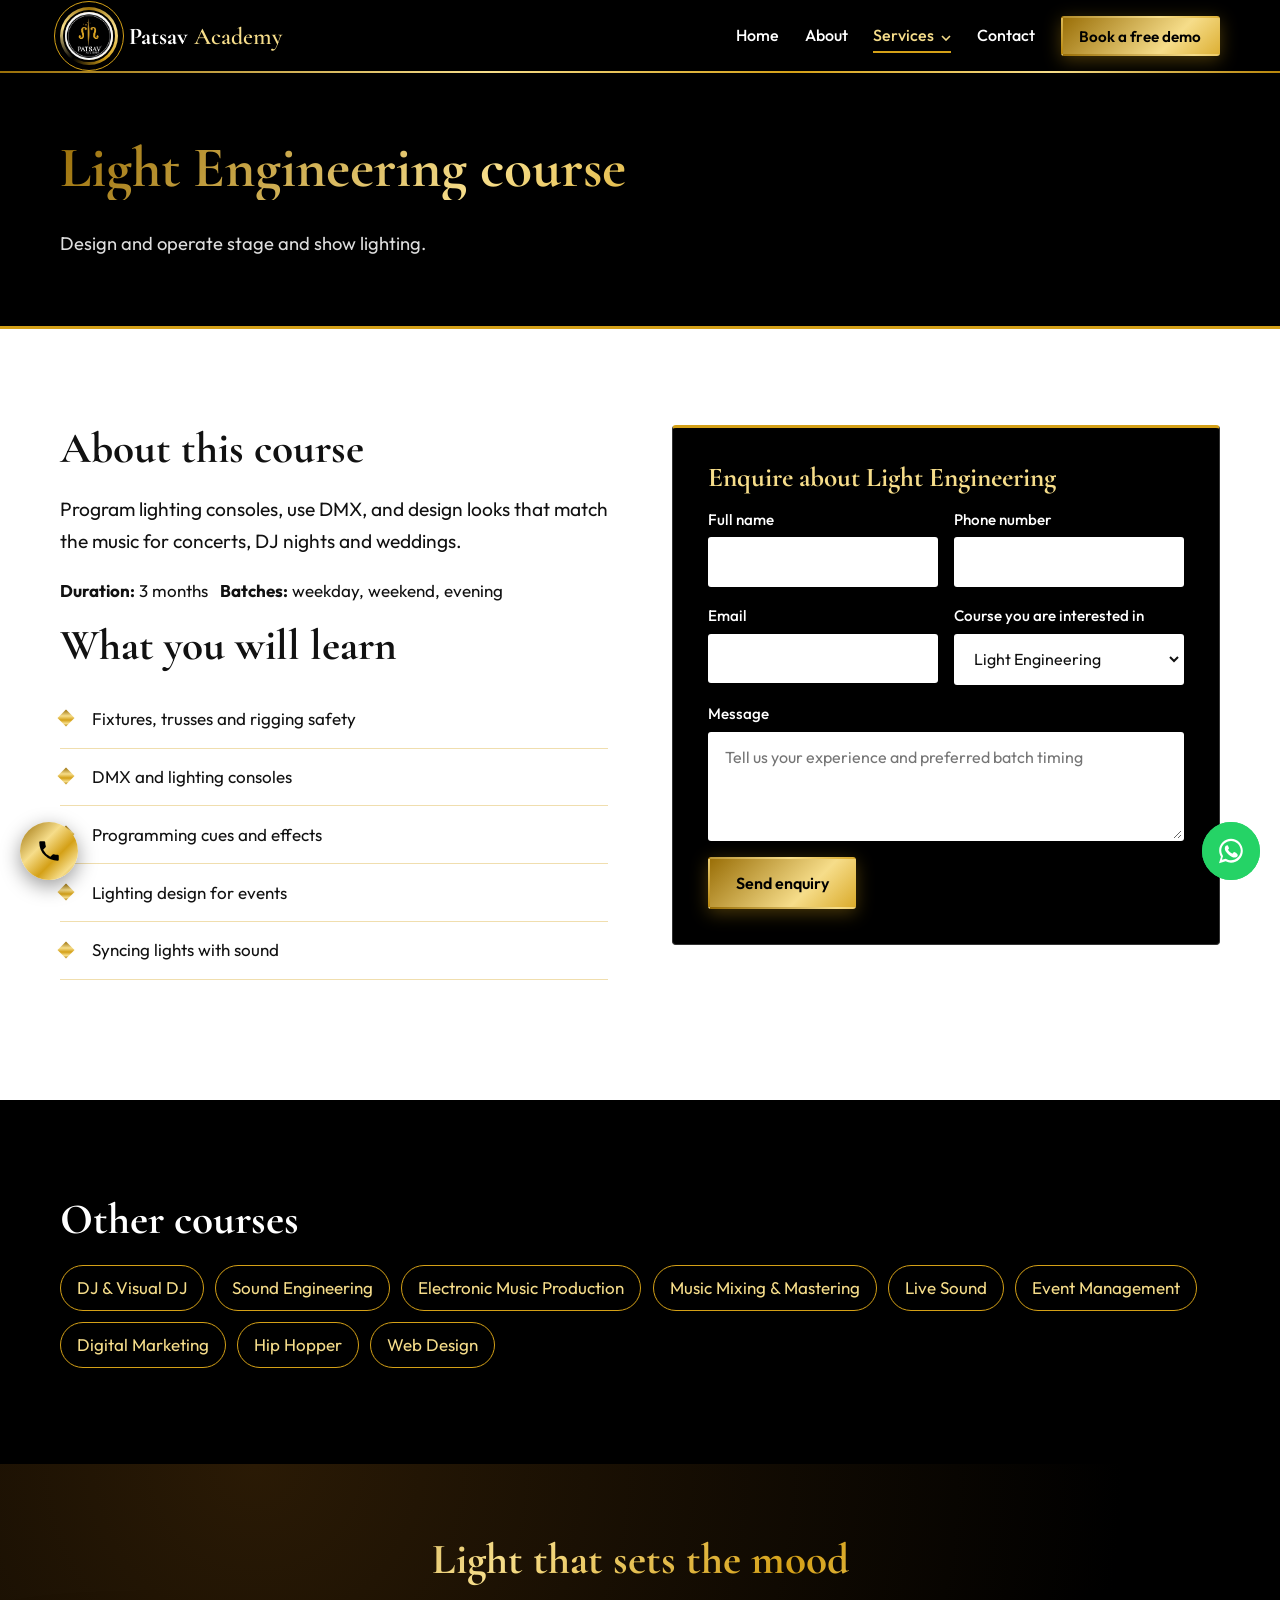
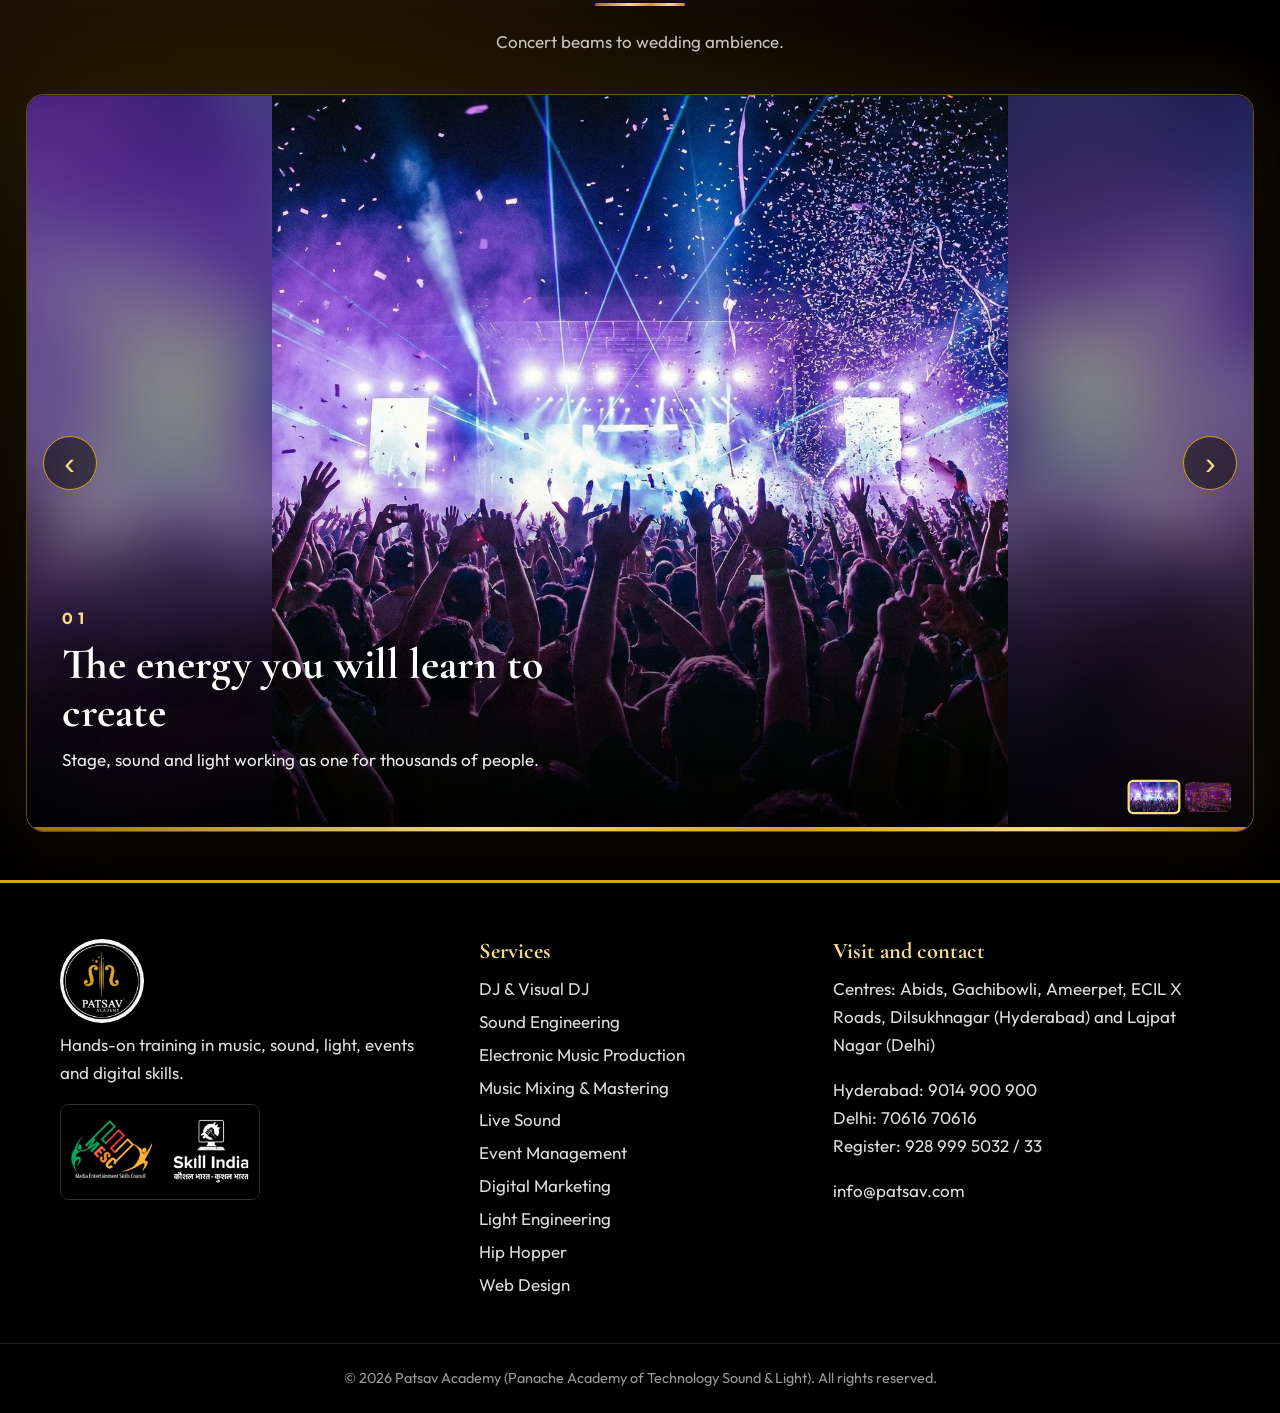
<file: light-engineering.html>
<!DOCTYPE html>
<html lang="en"><head><meta charset="utf-8"><meta name="viewport" content="width=device-width, initial-scale=1">
<title>Light Engineering Course | Patsav Academy</title><meta name="description" content="Design and operate stage and show lighting. 3 months course at Patsav Academy.">
<meta property="og:title" content="Light Engineering Course | Patsav Academy"><meta property="og:description" content="Design and operate stage and show lighting. 3 months course at Patsav Academy."><meta property="og:image" content="https://www.patsav.com/assets/img/logo.jpg">
<link rel="icon" href="assets/img/logo.jpg"><link rel="preconnect" href="https://fonts.googleapis.com"><link rel="preconnect" href="https://fonts.gstatic.com" crossorigin>
<link href="https://fonts.googleapis.com/css2?family=Cormorant+Garamond:wght@500;600;700&family=Outfit:wght@300;400;500;600&display=swap" rel="stylesheet">
<link rel="stylesheet" href="assets/css/style.css">
<script type="application/ld+json">{"@context":"https://schema.org","@type":"EducationalOrganization","name":"Patsav Academy","url":"https://www.patsav.com","logo":"https://www.patsav.com/assets/img/logo.jpg","telephone":"+919014900900","email":"info@patsav.com","address":"Centres: Abids, Gachibowli, Ameerpet, ECIL X Roads, Dilsukhnagar (Hyderabad) and Lajpat Nagar (Delhi)"}</script>
</head><body><div class="progress"></div><div class="curtain"><img src="assets/img/logo.jpg" alt=""></div><div class="glow"></div>
<a class="skip" href="#main">Skip to content</a>
<header class="site-header"><div class="wrap bar">
<a class="brand" href="index.html" aria-label="Patsav Academy home"><span class="logo-ring"><img src="assets/img/logo.jpg" alt="Patsav Academy logo" width="52" height="52"></span><span>Patsav <em>Academy</em></span></a>
<button class="burger" aria-label="Open menu" aria-expanded="false" aria-controls="nav"><i></i><i></i><i></i></button>
<nav id="nav" class="nav" aria-label="Main">
<a href="index.html">Home</a><a href="about.html">About</a>
<div class="dd"><button class="dd-btn on" aria-expanded="false">Services <svg width="10" height="6" viewBox="0 0 10 6"><path d="M1 1l4 4 4-4" fill="none" stroke="currentColor" stroke-width="1.6"/></svg></button>
<div class="dd-menu"><a href="services.html"><strong>All services</strong></a><a href="dj-visual-dj.html">DJ &amp; Visual DJ</a><a href="sound-engineering.html">Sound Engineering</a><a href="electronic-music-production.html">Electronic Music Production</a><a href="music-mixing-and-mastering.html">Music Mixing &amp; Mastering</a><a href="live-sound.html">Live Sound</a><a href="event-management.html">Event Management</a><a href="digital-marketing.html">Digital Marketing</a><a href="light-engineering.html">Light Engineering</a><a href="hip-hopper.html">Hip Hopper</a><a href="web-design.html">Web Design</a></div></div>
<a href="contact.html">Contact</a><a href="contact.html" class="btn btn-gold sm">Book a free demo</a>
</nav></div></header><main id="main">

<section class="page-head"><div class="wrap"><h1>Light Engineering course</h1><p>Design and operate stage and show lighting.</p></div></section>
<section class="sec light"><div class="wrap split"><div><h2>About this course</h2><p class="lead">Program lighting consoles, use DMX, and design looks that match the music for concerts, DJ nights and weddings.</p><p><strong>Duration:</strong> 3 months &nbsp; <strong>Batches:</strong> weekday, weekend, evening</p><h2>What you will learn</h2><ul class="ticks plain"><li>Fixtures, trusses and rigging safety</li><li>DMX and lighting consoles</li><li>Programming cues and effects</li><li>Lighting design for events</li><li>Syncing lights with sound</li></ul></div>
<div class="formbox on-light"><h2>Enquire about Light Engineering</h2><form class="form" action="https://formsubmit.co/info@patsav.com" method="post" novalidate>
<input type="hidden" name="_subject" value="New enquiry from Patsav Academy website"><input type="hidden" name="_captcha" value="false"><input type="hidden" name="_template" value="table">
<input type="text" name="_honey" class="hp" tabindex="-1" autocomplete="off" aria-hidden="true">
<div class="row"><label>Full name<input type="text" name="name" required autocomplete="name"></label><label>Phone number<input type="tel" name="phone" required autocomplete="tel" inputmode="tel"></label></div>
<div class="row"><label>Email<input type="email" name="email" required autocomplete="email"></label><label>Course you are interested in<select name="course" required><option value="">Choose a course</option><option value="DJ &amp; Visual DJ">DJ &amp; Visual DJ</option><option value="Sound Engineering">Sound Engineering</option><option value="Electronic Music Production">Electronic Music Production</option><option value="Music Mixing &amp; Mastering">Music Mixing &amp; Mastering</option><option value="Live Sound">Live Sound</option><option value="Event Management">Event Management</option><option value="Digital Marketing">Digital Marketing</option><option value="Light Engineering" selected>Light Engineering</option><option value="Hip Hopper">Hip Hopper</option><option value="Web Design">Web Design</option></select></label></div>
<label>Message<textarea name="message" rows="4" placeholder="Tell us your experience and preferred batch timing"></textarea></label>
<button class="btn btn-gold" type="submit">Send enquiry</button></form></div></div></section>

<section class="sec dark"><div class="wrap"><h2>Other courses</h2><div class="chips"><a href="dj-visual-dj.html">DJ &amp; Visual DJ</a><a href="sound-engineering.html">Sound Engineering</a><a href="electronic-music-production.html">Electronic Music Production</a><a href="music-mixing-and-mastering.html">Music Mixing &amp; Mastering</a><a href="live-sound.html">Live Sound</a><a href="event-management.html">Event Management</a><a href="digital-marketing.html">Digital Marketing</a><a href="hip-hopper.html">Hip Hopper</a><a href="web-design.html">Web Design</a></div></div></section><section class="show"><div class="wrap head reveal"><h2>Light that sets the mood</h2><p>Concert beams to wedding ambience.</p></div><div class="stage" data-show><div class="sl on"><div class="sbk" style="background-image:url(assets/img/gallery/show-crowd.jpg)"></div><img src="assets/img/gallery/show-crowd.jpg" alt="The energy you will learn to create"><div class="cap"><span>01</span><h3>The energy you will learn to create</h3><p>Stage, sound and light working as one for thousands of people.</p></div></div><div class="sl"><div class="sbk" style="background-image:url(assets/img/gallery/show-wedding.jpg)"></div><img src="assets/img/gallery/show-wedding.jpg" alt="Weddings and decor, lit to perfection"><div class="cap"><span>02</span><h3>Weddings and decor, lit to perfection</h3><p>Design, lighting and sound come together in every celebration.</p></div></div><button class="sp" aria-label="Previous">&#8249;</button><button class="sn" aria-label="Next">&#8250;</button><div class="sbar"><i></i></div><div class="sth"></div></div></section>
</main>
<footer class="site-footer"><div class="wrap fgrid">
<div><img src="assets/img/logo.jpg" alt="" width="84" height="84" class="flogo"><p>Hands-on training in music, sound, light, events and digital skills.</p><img class="fskill" src="assets/img/gallery/skill-mesc.png" alt="Media Entertainment Skills Council and Skill India" width="200" height="94" loading="lazy"></div>
<div><h2>Services</h2><ul><li><a href="dj-visual-dj.html">DJ &amp; Visual DJ</a></li><li><a href="sound-engineering.html">Sound Engineering</a></li><li><a href="electronic-music-production.html">Electronic Music Production</a></li><li><a href="music-mixing-and-mastering.html">Music Mixing &amp; Mastering</a></li><li><a href="live-sound.html">Live Sound</a></li><li><a href="event-management.html">Event Management</a></li><li><a href="digital-marketing.html">Digital Marketing</a></li><li><a href="light-engineering.html">Light Engineering</a></li><li><a href="hip-hopper.html">Hip Hopper</a></li><li><a href="web-design.html">Web Design</a></li></ul></div>
<div><h2>Visit and contact</h2><p>Centres: Abids, Gachibowli, Ameerpet, ECIL X Roads, Dilsukhnagar (Hyderabad) and Lajpat Nagar (Delhi)</p><p>Hyderabad: <a href="tel:+919014900900">9014 900 900</a><br>Delhi: <a href="tel:+917061670616">70616 70616</a><br>Register: <a href="tel:+919289995032">928 999 5032 / 33</a></p><p><a href="mailto:info@patsav.com">info@patsav.com</a></p></div>
</div><div class="copy">&copy; 2026 Patsav Academy (Panache Academy of Technology Sound &amp; Light). All rights reserved.</div></footer>
<a class="float wa" href="https://wa.me/919289995032?text=Hi%2C%20I%20want%20to%20know%20about%20your%20courses" target="_blank" rel="noopener" aria-label="Chat on WhatsApp"><svg width="30" height="30" viewBox="0 0 32 32" fill="#fff"><path d="M16 3C9 3 3.4 8.6 3.4 15.5c0 2.4.7 4.7 1.9 6.6L3.2 29l7.1-2.1c1.8 1 3.8 1.5 5.7 1.5 7 0 12.6-5.6 12.6-12.5S23 3 16 3zm0 22.8c-1.8 0-3.6-.5-5.1-1.4l-.4-.2-4.200 1.200 1.200-4.100-.3-.4a10.200 10.200 0 0 1-1.600-5.500C5.600 9.800 10.300 5.200 16 5.200s10.400 4.600 10.400 10.300S21.700 25.800 16 25.800zm5.700-7.600c-.3-.2-1.900-.9-2.200-1s-.5-.2-.7.200-.8 1-1 1.200-.4.200-.7.100a8.500 8.500 0 0 1-4.200-3.700c-.3-.6.300-.5.900-1.700.1-.2 0-.4 0-.5l-1-2.300c-.2-.6-.5-.5-.7-.5h-.6c-.2 0-.6.100-.9.400s-1.200 1.200-1.200 2.900 1.200 3.300 1.400 3.500 2.400 3.800 5.900 5.200c2.200.9 3 1 4.100.8.700-.1 1.900-.8 2.200-1.500s.3-1.400.2-1.500-.3-.2-.6-.4z"/></svg></a>
<a class="float call" href="tel:+919014900900" aria-label="Call Patsav Academy"><svg width="26" height="26" viewBox="0 0 24 24" fill="#000"><path d="M6.6 10.8a15 15 0 0 0 6.6 6.6l2.2-2.2a1 1 0 0 1 1-.25c1.100.37 2.300.57 3.600.57a1 1 0 0 1 1 1V20a1 1 0 0 1-1 1A17 17 0 0 1 3 4a1 1 0 0 1 1-1h3.500a1 1 0 0 1 1 1c0 1.300.2 2.500.57 3.600a1 1 0 0 1-.25 1z"/></svg></a>
<script src="assets/js/main.js"></script></body></html>
</file>
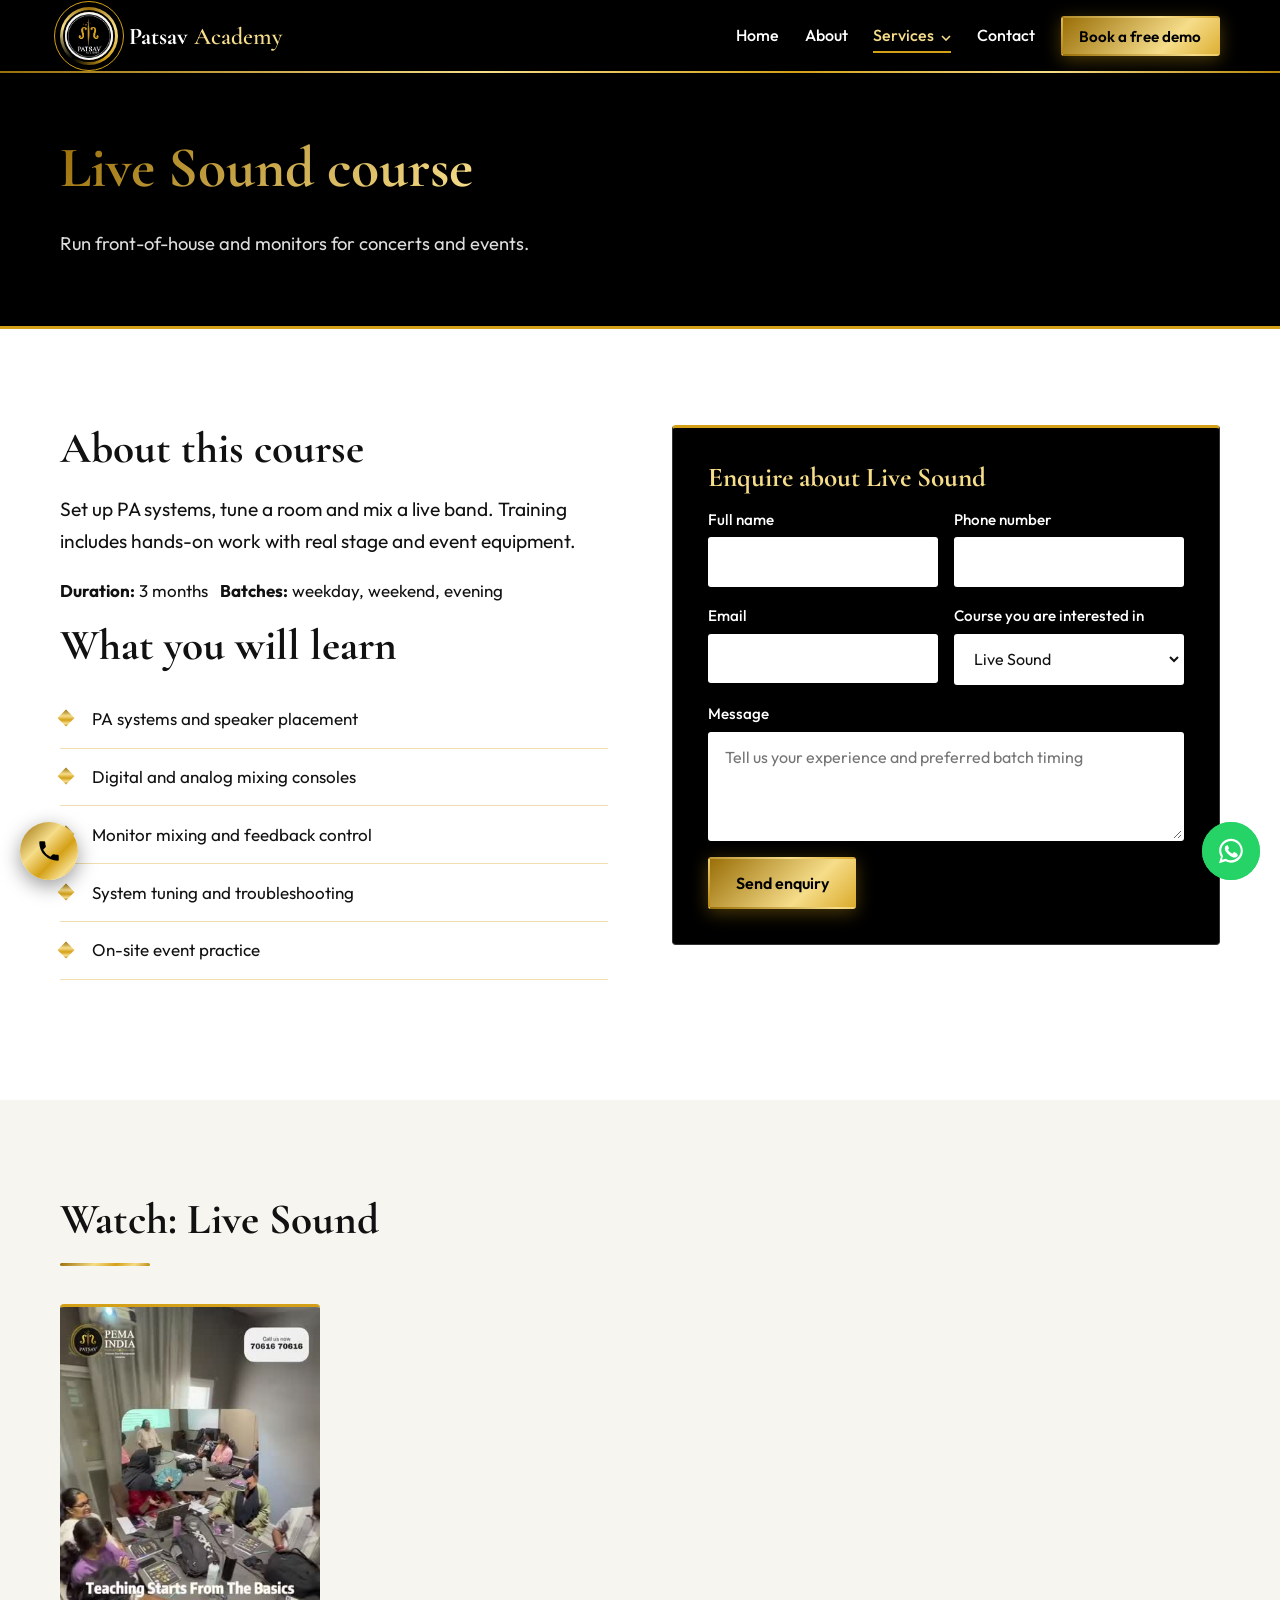
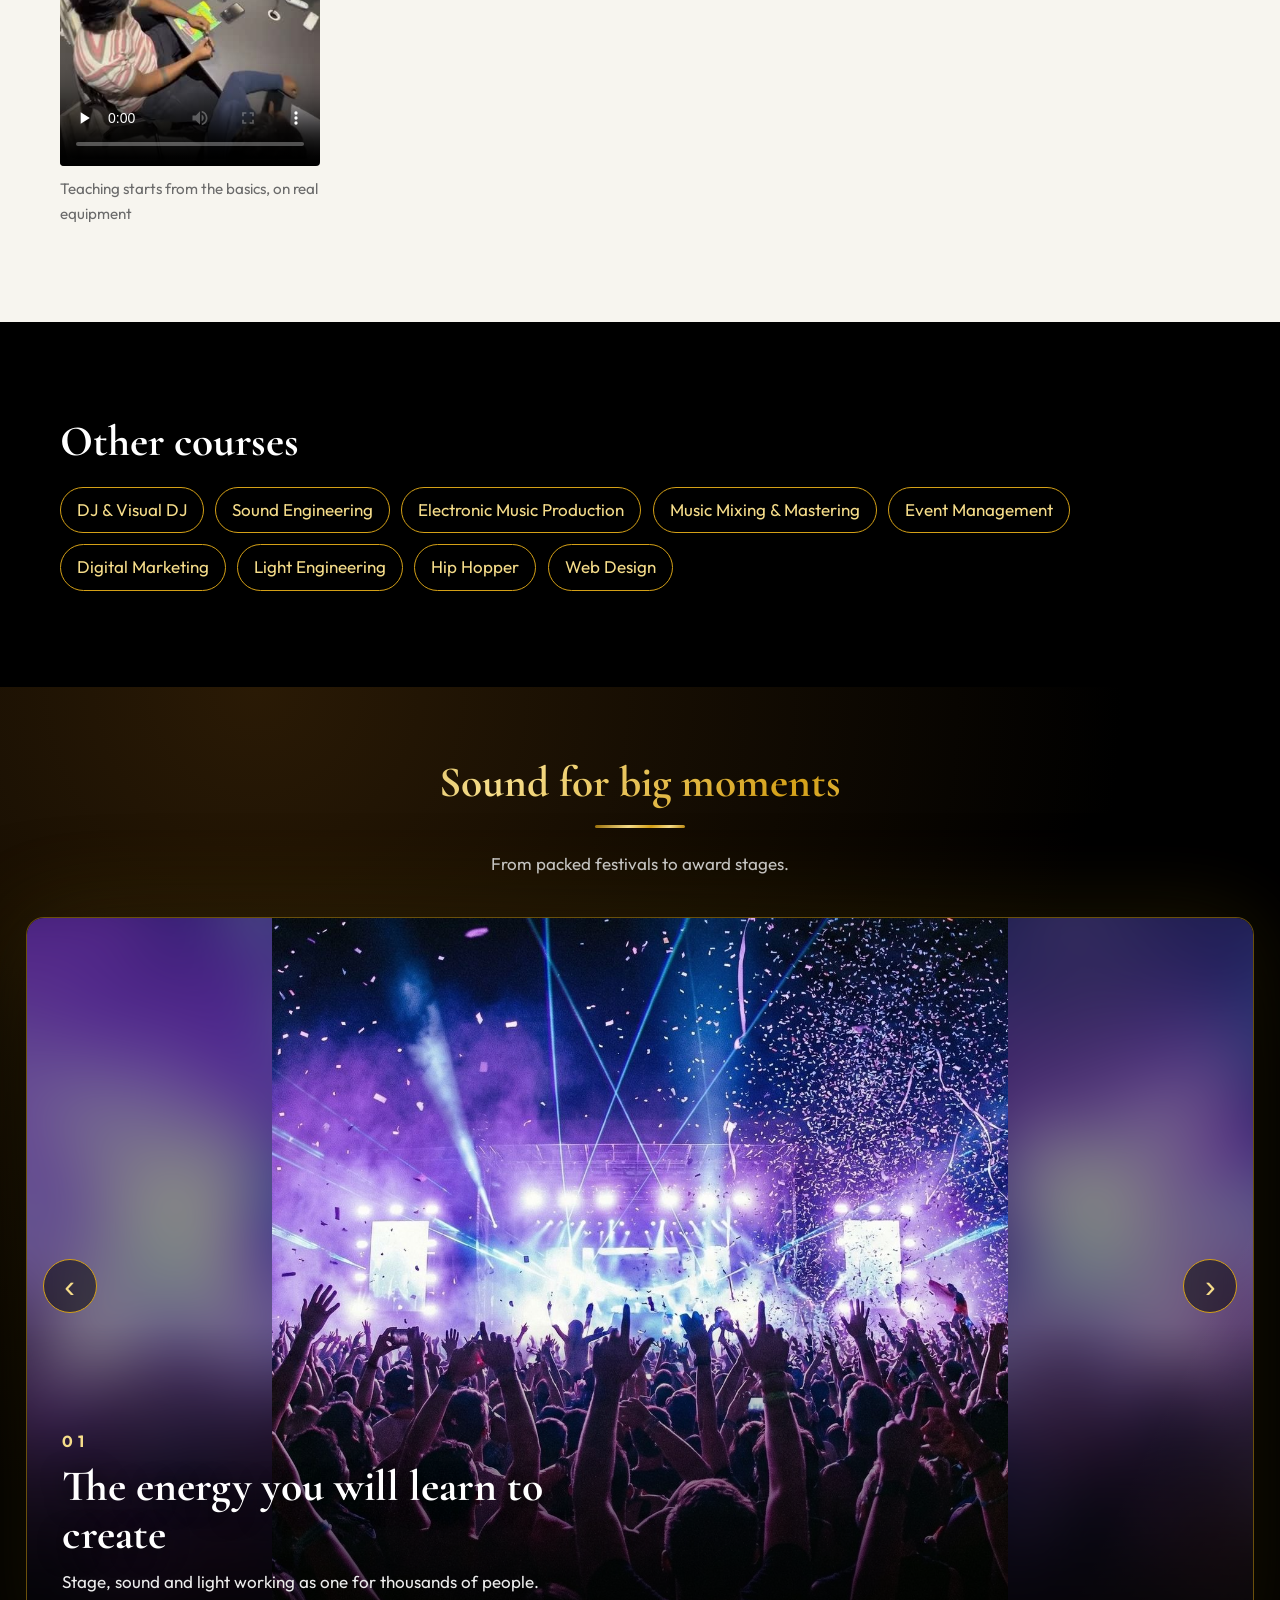
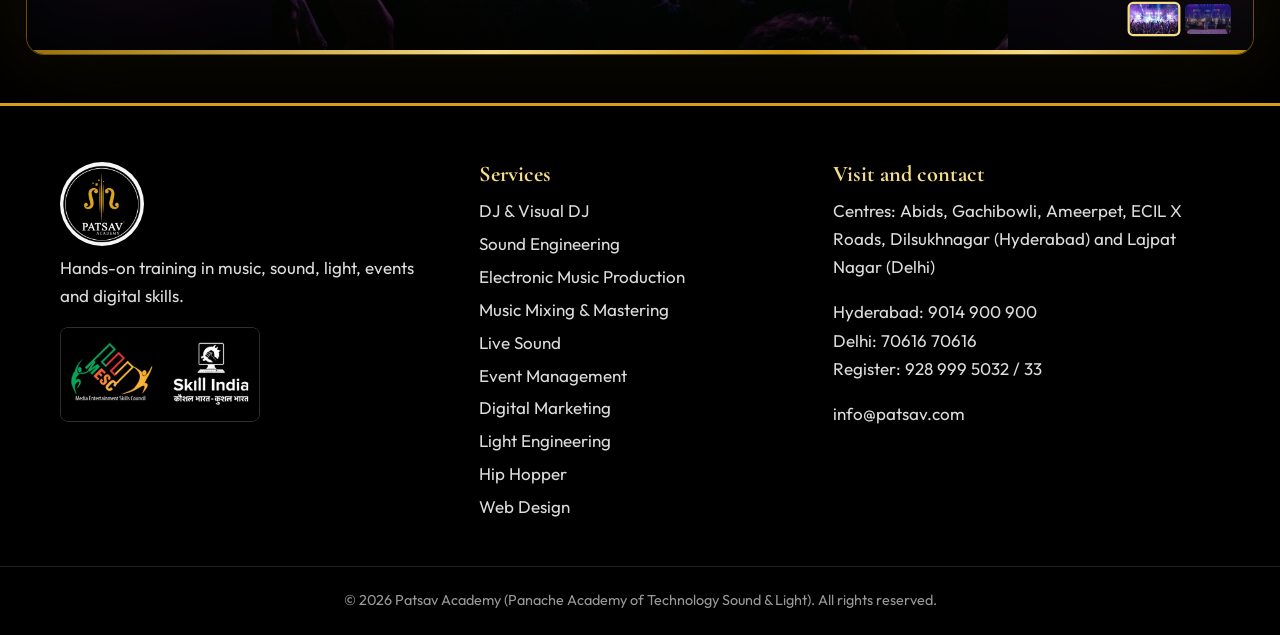
<file: live-sound.html>
<!DOCTYPE html>
<html lang="en"><head><meta charset="utf-8"><meta name="viewport" content="width=device-width, initial-scale=1">
<title>Live Sound Course | Patsav Academy</title><meta name="description" content="Run front-of-house and monitors for concerts and events. 3 months course at Patsav Academy.">
<meta property="og:title" content="Live Sound Course | Patsav Academy"><meta property="og:description" content="Run front-of-house and monitors for concerts and events. 3 months course at Patsav Academy."><meta property="og:image" content="https://www.patsav.com/assets/img/logo.jpg">
<link rel="icon" href="assets/img/logo.jpg"><link rel="preconnect" href="https://fonts.googleapis.com"><link rel="preconnect" href="https://fonts.gstatic.com" crossorigin>
<link href="https://fonts.googleapis.com/css2?family=Cormorant+Garamond:wght@500;600;700&family=Outfit:wght@300;400;500;600&display=swap" rel="stylesheet">
<link rel="stylesheet" href="assets/css/style.css">
<script type="application/ld+json">{"@context":"https://schema.org","@type":"EducationalOrganization","name":"Patsav Academy","url":"https://www.patsav.com","logo":"https://www.patsav.com/assets/img/logo.jpg","telephone":"+919014900900","email":"info@patsav.com","address":"Centres: Abids, Gachibowli, Ameerpet, ECIL X Roads, Dilsukhnagar (Hyderabad) and Lajpat Nagar (Delhi)"}</script>
</head><body><div class="progress"></div><div class="curtain"><img src="assets/img/logo.jpg" alt=""></div><div class="glow"></div>
<a class="skip" href="#main">Skip to content</a>
<header class="site-header"><div class="wrap bar">
<a class="brand" href="index.html" aria-label="Patsav Academy home"><span class="logo-ring"><img src="assets/img/logo.jpg" alt="Patsav Academy logo" width="52" height="52"></span><span>Patsav <em>Academy</em></span></a>
<button class="burger" aria-label="Open menu" aria-expanded="false" aria-controls="nav"><i></i><i></i><i></i></button>
<nav id="nav" class="nav" aria-label="Main">
<a href="index.html">Home</a><a href="about.html">About</a>
<div class="dd"><button class="dd-btn on" aria-expanded="false">Services <svg width="10" height="6" viewBox="0 0 10 6"><path d="M1 1l4 4 4-4" fill="none" stroke="currentColor" stroke-width="1.6"/></svg></button>
<div class="dd-menu"><a href="services.html"><strong>All services</strong></a><a href="dj-visual-dj.html">DJ &amp; Visual DJ</a><a href="sound-engineering.html">Sound Engineering</a><a href="electronic-music-production.html">Electronic Music Production</a><a href="music-mixing-and-mastering.html">Music Mixing &amp; Mastering</a><a href="live-sound.html">Live Sound</a><a href="event-management.html">Event Management</a><a href="digital-marketing.html">Digital Marketing</a><a href="light-engineering.html">Light Engineering</a><a href="hip-hopper.html">Hip Hopper</a><a href="web-design.html">Web Design</a></div></div>
<a href="contact.html">Contact</a><a href="contact.html" class="btn btn-gold sm">Book a free demo</a>
</nav></div></header><main id="main">

<section class="page-head"><div class="wrap"><h1>Live Sound course</h1><p>Run front-of-house and monitors for concerts and events.</p></div></section>
<section class="sec light"><div class="wrap split"><div><h2>About this course</h2><p class="lead">Set up PA systems, tune a room and mix a live band. Training includes hands-on work with real stage and event equipment.</p><p><strong>Duration:</strong> 3 months &nbsp; <strong>Batches:</strong> weekday, weekend, evening</p><h2>What you will learn</h2><ul class="ticks plain"><li>PA systems and speaker placement</li><li>Digital and analog mixing consoles</li><li>Monitor mixing and feedback control</li><li>System tuning and troubleshooting</li><li>On-site event practice</li></ul></div>
<div class="formbox on-light"><h2>Enquire about Live Sound</h2><form class="form" action="https://formsubmit.co/info@patsav.com" method="post" novalidate>
<input type="hidden" name="_subject" value="New enquiry from Patsav Academy website"><input type="hidden" name="_captcha" value="false"><input type="hidden" name="_template" value="table">
<input type="text" name="_honey" class="hp" tabindex="-1" autocomplete="off" aria-hidden="true">
<div class="row"><label>Full name<input type="text" name="name" required autocomplete="name"></label><label>Phone number<input type="tel" name="phone" required autocomplete="tel" inputmode="tel"></label></div>
<div class="row"><label>Email<input type="email" name="email" required autocomplete="email"></label><label>Course you are interested in<select name="course" required><option value="">Choose a course</option><option value="DJ &amp; Visual DJ">DJ &amp; Visual DJ</option><option value="Sound Engineering">Sound Engineering</option><option value="Electronic Music Production">Electronic Music Production</option><option value="Music Mixing &amp; Mastering">Music Mixing &amp; Mastering</option><option value="Live Sound" selected>Live Sound</option><option value="Event Management">Event Management</option><option value="Digital Marketing">Digital Marketing</option><option value="Light Engineering">Light Engineering</option><option value="Hip Hopper">Hip Hopper</option><option value="Web Design">Web Design</option></select></label></div>
<label>Message<textarea name="message" rows="4" placeholder="Tell us your experience and preferred batch timing"></textarea></label>
<button class="btn btn-gold" type="submit">Send enquiry</button></form></div></div></section>
<section class="sec paper"><div class="wrap"><div class="head"><h2>Watch: Live Sound</h2></div><div class="vgrid"><figure><video controls preload="none" playsinline poster="assets/video/v5.jpg"><source src="assets/video/v5.mp4" type="video/mp4"></video><figcaption>Teaching starts from the basics, on real equipment</figcaption></figure></div></div></section>
<section class="sec dark"><div class="wrap"><h2>Other courses</h2><div class="chips"><a href="dj-visual-dj.html">DJ &amp; Visual DJ</a><a href="sound-engineering.html">Sound Engineering</a><a href="electronic-music-production.html">Electronic Music Production</a><a href="music-mixing-and-mastering.html">Music Mixing &amp; Mastering</a><a href="event-management.html">Event Management</a><a href="digital-marketing.html">Digital Marketing</a><a href="light-engineering.html">Light Engineering</a><a href="hip-hopper.html">Hip Hopper</a><a href="web-design.html">Web Design</a></div></div></section><section class="show"><div class="wrap head reveal"><h2>Sound for big moments</h2><p>From packed festivals to award stages.</p></div><div class="stage" data-show><div class="sl on"><div class="sbk" style="background-image:url(assets/img/gallery/show-crowd.jpg)"></div><img src="assets/img/gallery/show-crowd.jpg" alt="The energy you will learn to create"><div class="cap"><span>01</span><h3>The energy you will learn to create</h3><p>Stage, sound and light working as one for thousands of people.</p></div></div><div class="sl"><div class="sbk" style="background-image:url(assets/img/gallery/show-siwpc-2024.jpg)"></div><img src="assets/img/gallery/show-siwpc-2024.jpg" alt="SIWPC Global 2024, TCEI Event Excellence Awards"><div class="cap"><span>02</span><h3>SIWPC Global 2024, TCEI Event Excellence Awards</h3><p>Telangana&rsquo;s event industry on one stage.</p></div></div><button class="sp" aria-label="Previous">&#8249;</button><button class="sn" aria-label="Next">&#8250;</button><div class="sbar"><i></i></div><div class="sth"></div></div></section>
</main>
<footer class="site-footer"><div class="wrap fgrid">
<div><img src="assets/img/logo.jpg" alt="" width="84" height="84" class="flogo"><p>Hands-on training in music, sound, light, events and digital skills.</p><img class="fskill" src="assets/img/gallery/skill-mesc.png" alt="Media Entertainment Skills Council and Skill India" width="200" height="94" loading="lazy"></div>
<div><h2>Services</h2><ul><li><a href="dj-visual-dj.html">DJ &amp; Visual DJ</a></li><li><a href="sound-engineering.html">Sound Engineering</a></li><li><a href="electronic-music-production.html">Electronic Music Production</a></li><li><a href="music-mixing-and-mastering.html">Music Mixing &amp; Mastering</a></li><li><a href="live-sound.html">Live Sound</a></li><li><a href="event-management.html">Event Management</a></li><li><a href="digital-marketing.html">Digital Marketing</a></li><li><a href="light-engineering.html">Light Engineering</a></li><li><a href="hip-hopper.html">Hip Hopper</a></li><li><a href="web-design.html">Web Design</a></li></ul></div>
<div><h2>Visit and contact</h2><p>Centres: Abids, Gachibowli, Ameerpet, ECIL X Roads, Dilsukhnagar (Hyderabad) and Lajpat Nagar (Delhi)</p><p>Hyderabad: <a href="tel:+919014900900">9014 900 900</a><br>Delhi: <a href="tel:+917061670616">70616 70616</a><br>Register: <a href="tel:+919289995032">928 999 5032 / 33</a></p><p><a href="mailto:info@patsav.com">info@patsav.com</a></p></div>
</div><div class="copy">&copy; 2026 Patsav Academy (Panache Academy of Technology Sound &amp; Light). All rights reserved.</div></footer>
<a class="float wa" href="https://wa.me/919289995032?text=Hi%2C%20I%20want%20to%20know%20about%20your%20courses" target="_blank" rel="noopener" aria-label="Chat on WhatsApp"><svg width="30" height="30" viewBox="0 0 32 32" fill="#fff"><path d="M16 3C9 3 3.4 8.6 3.4 15.5c0 2.4.7 4.7 1.9 6.6L3.2 29l7.1-2.1c1.8 1 3.8 1.5 5.7 1.5 7 0 12.6-5.6 12.6-12.5S23 3 16 3zm0 22.8c-1.8 0-3.6-.5-5.1-1.4l-.4-.2-4.200 1.200 1.200-4.100-.3-.4a10.200 10.200 0 0 1-1.600-5.500C5.600 9.800 10.300 5.200 16 5.200s10.400 4.600 10.400 10.300S21.700 25.800 16 25.800zm5.700-7.600c-.3-.2-1.900-.9-2.200-1s-.5-.2-.7.200-.8 1-1 1.200-.4.200-.7.100a8.500 8.500 0 0 1-4.200-3.700c-.3-.6.300-.5.900-1.700.1-.2 0-.4 0-.5l-1-2.300c-.2-.6-.5-.5-.7-.5h-.6c-.2 0-.6.100-.9.400s-1.200 1.200-1.200 2.900 1.200 3.300 1.400 3.500 2.400 3.800 5.900 5.200c2.200.9 3 1 4.100.8.700-.1 1.900-.8 2.200-1.500s.3-1.400.2-1.500-.3-.2-.6-.4z"/></svg></a>
<a class="float call" href="tel:+919014900900" aria-label="Call Patsav Academy"><svg width="26" height="26" viewBox="0 0 24 24" fill="#000"><path d="M6.6 10.8a15 15 0 0 0 6.6 6.6l2.2-2.2a1 1 0 0 1 1-.25c1.100.37 2.300.57 3.600.57a1 1 0 0 1 1 1V20a1 1 0 0 1-1 1A17 17 0 0 1 3 4a1 1 0 0 1 1-1h3.500a1 1 0 0 1 1 1c0 1.300.2 2.500.57 3.600a1 1 0 0 1-.25 1z"/></svg></a>
<script src="assets/js/main.js"></script></body></html>
</file>
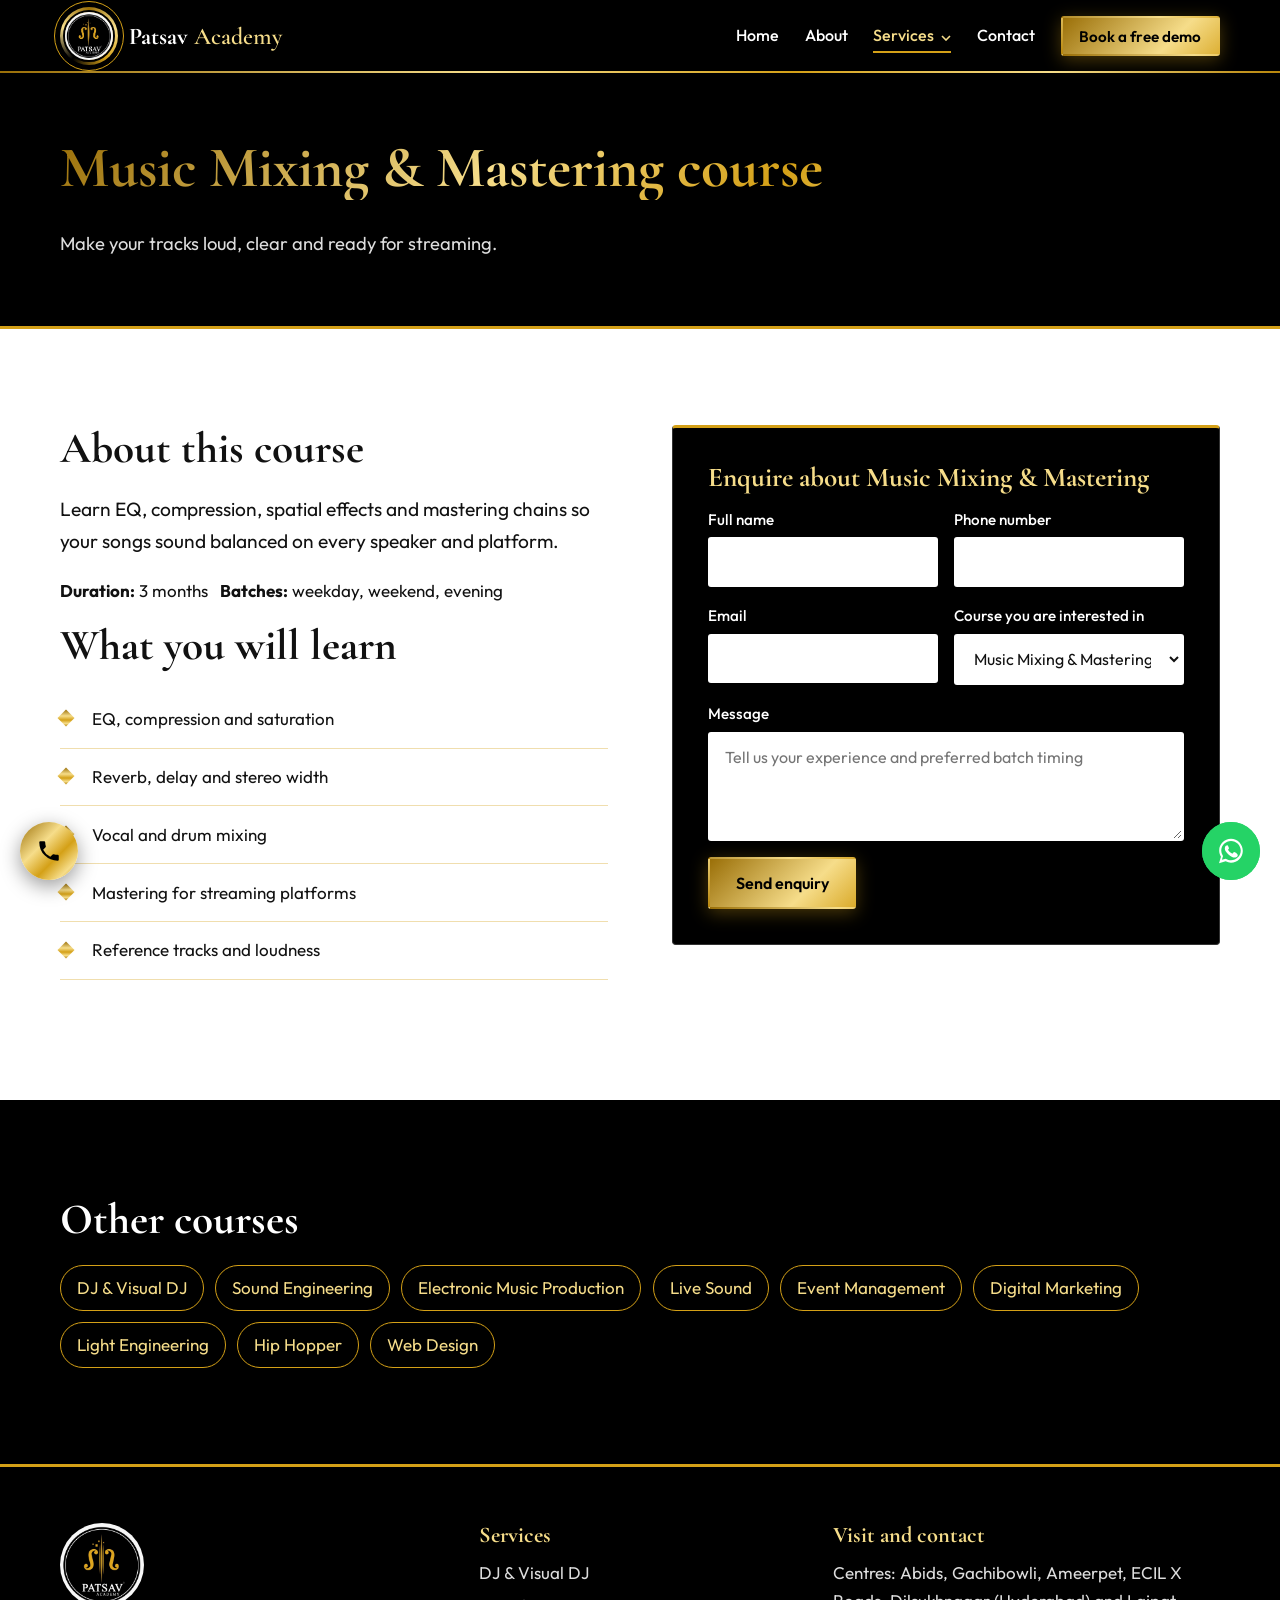
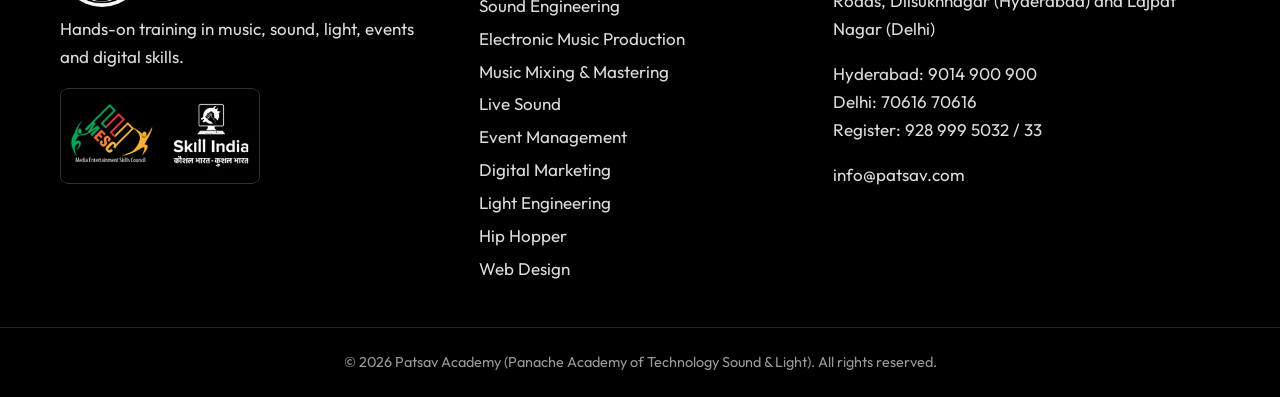
<file: music-mixing-and-mastering.html>
<!DOCTYPE html>
<html lang="en"><head><meta charset="utf-8"><meta name="viewport" content="width=device-width, initial-scale=1">
<title>Music Mixing &amp; Mastering Course | Patsav Academy</title><meta name="description" content="Make your tracks loud, clear and ready for streaming. 3 months course at Patsav Academy.">
<meta property="og:title" content="Music Mixing &amp; Mastering Course | Patsav Academy"><meta property="og:description" content="Make your tracks loud, clear and ready for streaming. 3 months course at Patsav Academy."><meta property="og:image" content="https://www.patsav.com/assets/img/logo.jpg">
<link rel="icon" href="assets/img/logo.jpg"><link rel="preconnect" href="https://fonts.googleapis.com"><link rel="preconnect" href="https://fonts.gstatic.com" crossorigin>
<link href="https://fonts.googleapis.com/css2?family=Cormorant+Garamond:wght@500;600;700&family=Outfit:wght@300;400;500;600&display=swap" rel="stylesheet">
<link rel="stylesheet" href="assets/css/style.css">
<script type="application/ld+json">{"@context":"https://schema.org","@type":"EducationalOrganization","name":"Patsav Academy","url":"https://www.patsav.com","logo":"https://www.patsav.com/assets/img/logo.jpg","telephone":"+919014900900","email":"info@patsav.com","address":"Centres: Abids, Gachibowli, Ameerpet, ECIL X Roads, Dilsukhnagar (Hyderabad) and Lajpat Nagar (Delhi)"}</script>
</head><body><div class="progress"></div><div class="curtain"><img src="assets/img/logo.jpg" alt=""></div><div class="glow"></div>
<a class="skip" href="#main">Skip to content</a>
<header class="site-header"><div class="wrap bar">
<a class="brand" href="index.html" aria-label="Patsav Academy home"><span class="logo-ring"><img src="assets/img/logo.jpg" alt="Patsav Academy logo" width="52" height="52"></span><span>Patsav <em>Academy</em></span></a>
<button class="burger" aria-label="Open menu" aria-expanded="false" aria-controls="nav"><i></i><i></i><i></i></button>
<nav id="nav" class="nav" aria-label="Main">
<a href="index.html">Home</a><a href="about.html">About</a>
<div class="dd"><button class="dd-btn on" aria-expanded="false">Services <svg width="10" height="6" viewBox="0 0 10 6"><path d="M1 1l4 4 4-4" fill="none" stroke="currentColor" stroke-width="1.6"/></svg></button>
<div class="dd-menu"><a href="services.html"><strong>All services</strong></a><a href="dj-visual-dj.html">DJ &amp; Visual DJ</a><a href="sound-engineering.html">Sound Engineering</a><a href="electronic-music-production.html">Electronic Music Production</a><a href="music-mixing-and-mastering.html">Music Mixing &amp; Mastering</a><a href="live-sound.html">Live Sound</a><a href="event-management.html">Event Management</a><a href="digital-marketing.html">Digital Marketing</a><a href="light-engineering.html">Light Engineering</a><a href="hip-hopper.html">Hip Hopper</a><a href="web-design.html">Web Design</a></div></div>
<a href="contact.html">Contact</a><a href="contact.html" class="btn btn-gold sm">Book a free demo</a>
</nav></div></header><main id="main">

<section class="page-head"><div class="wrap"><h1>Music Mixing &amp; Mastering course</h1><p>Make your tracks loud, clear and ready for streaming.</p></div></section>
<section class="sec light"><div class="wrap split"><div><h2>About this course</h2><p class="lead">Learn EQ, compression, spatial effects and mastering chains so your songs sound balanced on every speaker and platform.</p><p><strong>Duration:</strong> 3 months &nbsp; <strong>Batches:</strong> weekday, weekend, evening</p><h2>What you will learn</h2><ul class="ticks plain"><li>EQ, compression and saturation</li><li>Reverb, delay and stereo width</li><li>Vocal and drum mixing</li><li>Mastering for streaming platforms</li><li>Reference tracks and loudness</li></ul></div>
<div class="formbox on-light"><h2>Enquire about Music Mixing &amp; Mastering</h2><form class="form" action="https://formsubmit.co/info@patsav.com" method="post" novalidate>
<input type="hidden" name="_subject" value="New enquiry from Patsav Academy website"><input type="hidden" name="_captcha" value="false"><input type="hidden" name="_template" value="table">
<input type="text" name="_honey" class="hp" tabindex="-1" autocomplete="off" aria-hidden="true">
<div class="row"><label>Full name<input type="text" name="name" required autocomplete="name"></label><label>Phone number<input type="tel" name="phone" required autocomplete="tel" inputmode="tel"></label></div>
<div class="row"><label>Email<input type="email" name="email" required autocomplete="email"></label><label>Course you are interested in<select name="course" required><option value="">Choose a course</option><option value="DJ &amp; Visual DJ">DJ &amp; Visual DJ</option><option value="Sound Engineering">Sound Engineering</option><option value="Electronic Music Production">Electronic Music Production</option><option value="Music Mixing &amp; Mastering" selected>Music Mixing &amp; Mastering</option><option value="Live Sound">Live Sound</option><option value="Event Management">Event Management</option><option value="Digital Marketing">Digital Marketing</option><option value="Light Engineering">Light Engineering</option><option value="Hip Hopper">Hip Hopper</option><option value="Web Design">Web Design</option></select></label></div>
<label>Message<textarea name="message" rows="4" placeholder="Tell us your experience and preferred batch timing"></textarea></label>
<button class="btn btn-gold" type="submit">Send enquiry</button></form></div></div></section>

<section class="sec dark"><div class="wrap"><h2>Other courses</h2><div class="chips"><a href="dj-visual-dj.html">DJ &amp; Visual DJ</a><a href="sound-engineering.html">Sound Engineering</a><a href="electronic-music-production.html">Electronic Music Production</a><a href="live-sound.html">Live Sound</a><a href="event-management.html">Event Management</a><a href="digital-marketing.html">Digital Marketing</a><a href="light-engineering.html">Light Engineering</a><a href="hip-hopper.html">Hip Hopper</a><a href="web-design.html">Web Design</a></div></div></section></main>
<footer class="site-footer"><div class="wrap fgrid">
<div><img src="assets/img/logo.jpg" alt="" width="84" height="84" class="flogo"><p>Hands-on training in music, sound, light, events and digital skills.</p><img class="fskill" src="assets/img/gallery/skill-mesc.png" alt="Media Entertainment Skills Council and Skill India" width="200" height="94" loading="lazy"></div>
<div><h2>Services</h2><ul><li><a href="dj-visual-dj.html">DJ &amp; Visual DJ</a></li><li><a href="sound-engineering.html">Sound Engineering</a></li><li><a href="electronic-music-production.html">Electronic Music Production</a></li><li><a href="music-mixing-and-mastering.html">Music Mixing &amp; Mastering</a></li><li><a href="live-sound.html">Live Sound</a></li><li><a href="event-management.html">Event Management</a></li><li><a href="digital-marketing.html">Digital Marketing</a></li><li><a href="light-engineering.html">Light Engineering</a></li><li><a href="hip-hopper.html">Hip Hopper</a></li><li><a href="web-design.html">Web Design</a></li></ul></div>
<div><h2>Visit and contact</h2><p>Centres: Abids, Gachibowli, Ameerpet, ECIL X Roads, Dilsukhnagar (Hyderabad) and Lajpat Nagar (Delhi)</p><p>Hyderabad: <a href="tel:+919014900900">9014 900 900</a><br>Delhi: <a href="tel:+917061670616">70616 70616</a><br>Register: <a href="tel:+919289995032">928 999 5032 / 33</a></p><p><a href="mailto:info@patsav.com">info@patsav.com</a></p></div>
</div><div class="copy">&copy; 2026 Patsav Academy (Panache Academy of Technology Sound &amp; Light). All rights reserved.</div></footer>
<a class="float wa" href="https://wa.me/919289995032?text=Hi%2C%20I%20want%20to%20know%20about%20your%20courses" target="_blank" rel="noopener" aria-label="Chat on WhatsApp"><svg width="30" height="30" viewBox="0 0 32 32" fill="#fff"><path d="M16 3C9 3 3.4 8.6 3.4 15.5c0 2.4.7 4.7 1.9 6.6L3.2 29l7.1-2.1c1.8 1 3.8 1.5 5.7 1.5 7 0 12.6-5.6 12.6-12.5S23 3 16 3zm0 22.8c-1.8 0-3.6-.5-5.1-1.4l-.4-.2-4.200 1.200 1.200-4.100-.3-.4a10.200 10.200 0 0 1-1.600-5.500C5.600 9.800 10.300 5.200 16 5.200s10.400 4.600 10.400 10.300S21.700 25.800 16 25.800zm5.700-7.600c-.3-.2-1.900-.9-2.200-1s-.5-.2-.7.200-.8 1-1 1.200-.4.200-.7.100a8.500 8.500 0 0 1-4.200-3.700c-.3-.6.300-.5.900-1.700.1-.2 0-.4 0-.5l-1-2.300c-.2-.6-.5-.5-.7-.5h-.6c-.2 0-.6.100-.9.400s-1.200 1.200-1.200 2.900 1.200 3.300 1.400 3.500 2.400 3.800 5.900 5.200c2.200.9 3 1 4.100.8.700-.1 1.900-.8 2.200-1.500s.3-1.400.2-1.500-.3-.2-.6-.4z"/></svg></a>
<a class="float call" href="tel:+919014900900" aria-label="Call Patsav Academy"><svg width="26" height="26" viewBox="0 0 24 24" fill="#000"><path d="M6.6 10.8a15 15 0 0 0 6.6 6.6l2.2-2.2a1 1 0 0 1 1-.25c1.100.37 2.300.57 3.600.57a1 1 0 0 1 1 1V20a1 1 0 0 1-1 1A17 17 0 0 1 3 4a1 1 0 0 1 1-1h3.500a1 1 0 0 1 1 1c0 1.300.2 2.500.57 3.600a1 1 0 0 1-.25 1z"/></svg></a>
<script src="assets/js/main.js"></script></body></html>
</file>
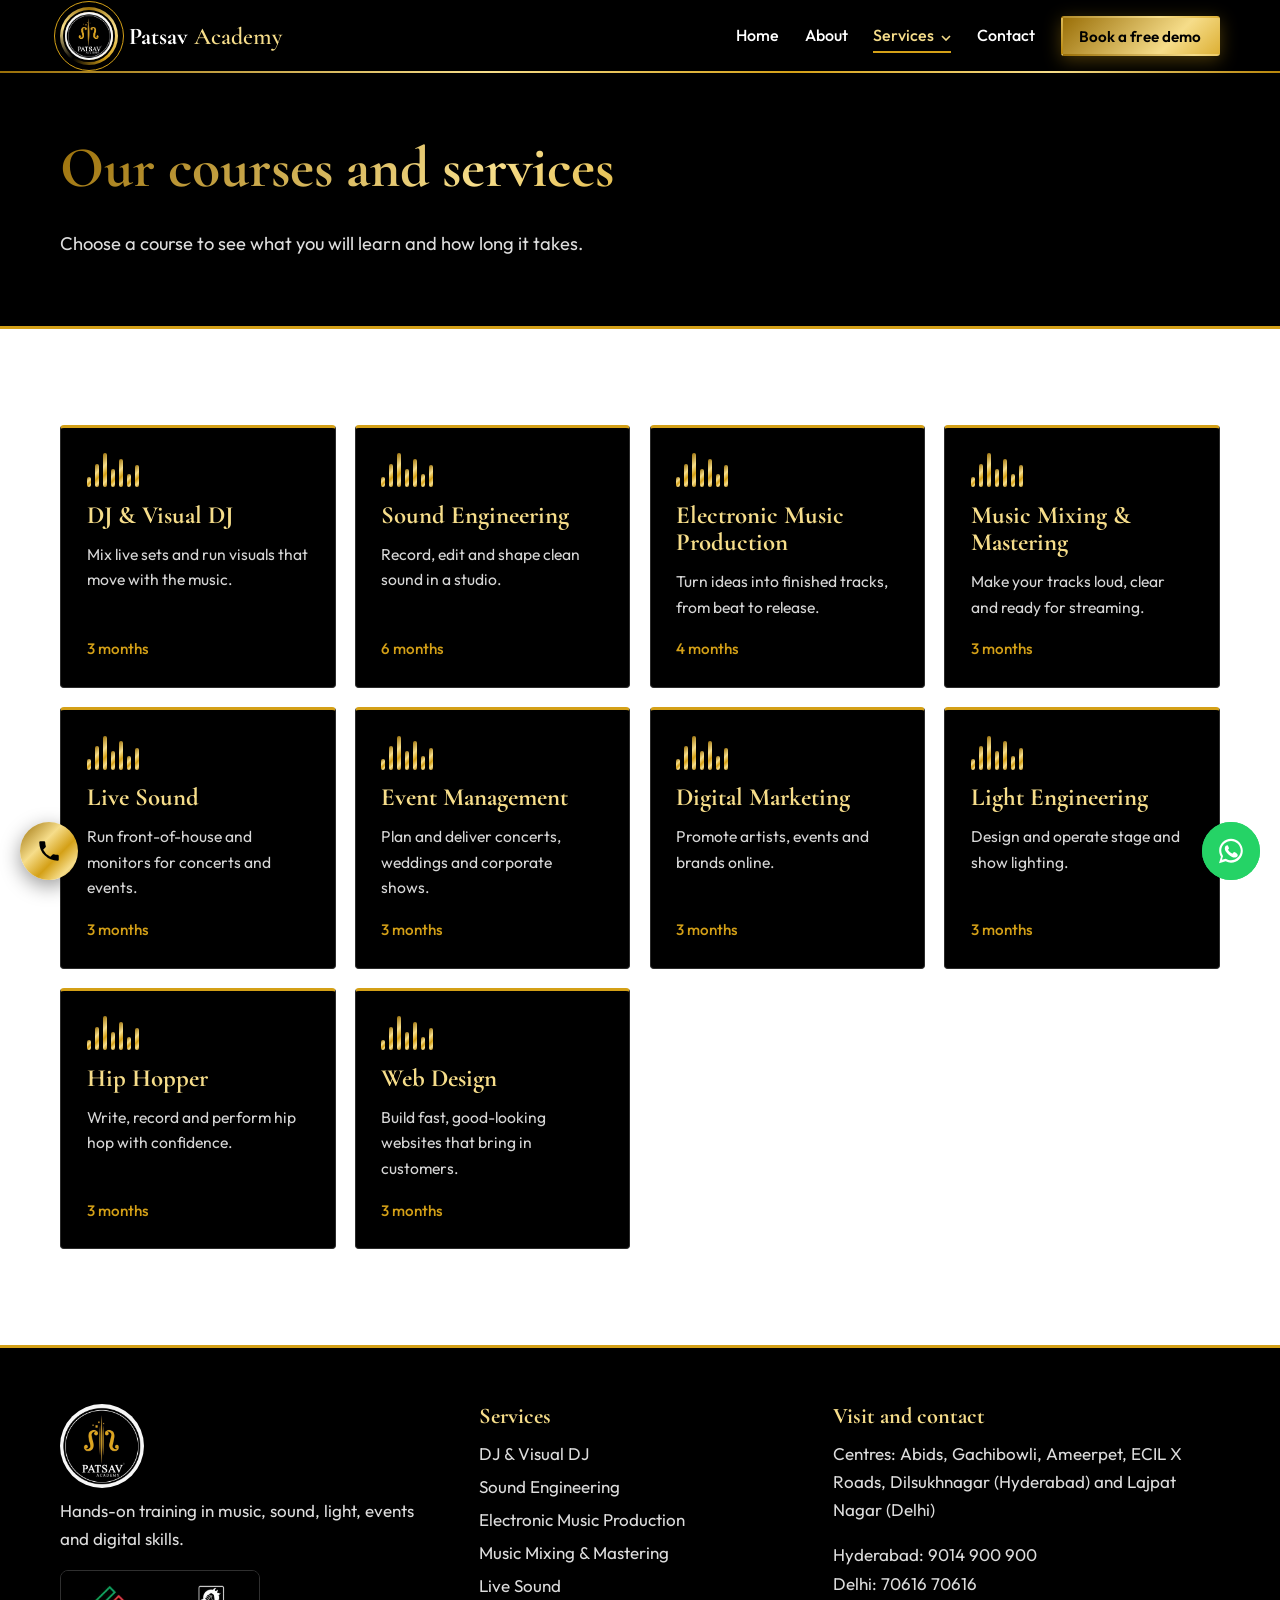
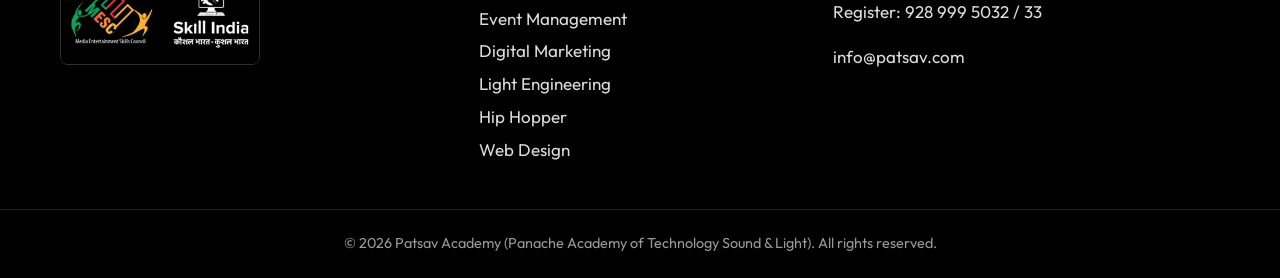
<file: services.html>
<!DOCTYPE html>
<html lang="en"><head><meta charset="utf-8"><meta name="viewport" content="width=device-width, initial-scale=1">
<title>Courses and Services | Patsav Academy</title><meta name="description" content="DJ, sound engineering, music production, mixing and mastering, live sound, event management, digital marketing, light engineering, hip hop and web design courses.">
<meta property="og:title" content="Courses and Services | Patsav Academy"><meta property="og:description" content="DJ, sound engineering, music production, mixing and mastering, live sound, event management, digital marketing, light engineering, hip hop and web design courses."><meta property="og:image" content="https://www.patsav.com/assets/img/logo.jpg">
<link rel="icon" href="assets/img/logo.jpg"><link rel="preconnect" href="https://fonts.googleapis.com"><link rel="preconnect" href="https://fonts.gstatic.com" crossorigin>
<link href="https://fonts.googleapis.com/css2?family=Cormorant+Garamond:wght@500;600;700&family=Outfit:wght@300;400;500;600&display=swap" rel="stylesheet">
<link rel="stylesheet" href="assets/css/style.css">
<script type="application/ld+json">{"@context":"https://schema.org","@type":"EducationalOrganization","name":"Patsav Academy","url":"https://www.patsav.com","logo":"https://www.patsav.com/assets/img/logo.jpg","telephone":"+919014900900","email":"info@patsav.com","address":"Centres: Abids, Gachibowli, Ameerpet, ECIL X Roads, Dilsukhnagar (Hyderabad) and Lajpat Nagar (Delhi)"}</script>
</head><body><div class="progress"></div><div class="curtain"><img src="assets/img/logo.jpg" alt=""></div><div class="glow"></div>
<a class="skip" href="#main">Skip to content</a>
<header class="site-header"><div class="wrap bar">
<a class="brand" href="index.html" aria-label="Patsav Academy home"><span class="logo-ring"><img src="assets/img/logo.jpg" alt="Patsav Academy logo" width="52" height="52"></span><span>Patsav <em>Academy</em></span></a>
<button class="burger" aria-label="Open menu" aria-expanded="false" aria-controls="nav"><i></i><i></i><i></i></button>
<nav id="nav" class="nav" aria-label="Main">
<a href="index.html">Home</a><a href="about.html">About</a>
<div class="dd"><button class="dd-btn on" aria-expanded="false">Services <svg width="10" height="6" viewBox="0 0 10 6"><path d="M1 1l4 4 4-4" fill="none" stroke="currentColor" stroke-width="1.6"/></svg></button>
<div class="dd-menu"><a href="services.html"><strong>All services</strong></a><a href="dj-visual-dj.html">DJ &amp; Visual DJ</a><a href="sound-engineering.html">Sound Engineering</a><a href="electronic-music-production.html">Electronic Music Production</a><a href="music-mixing-and-mastering.html">Music Mixing &amp; Mastering</a><a href="live-sound.html">Live Sound</a><a href="event-management.html">Event Management</a><a href="digital-marketing.html">Digital Marketing</a><a href="light-engineering.html">Light Engineering</a><a href="hip-hopper.html">Hip Hopper</a><a href="web-design.html">Web Design</a></div></div>
<a href="contact.html">Contact</a><a href="contact.html" class="btn btn-gold sm">Book a free demo</a>
</nav></div></header><main id="main">

<section class="page-head"><div class="wrap"><h1>Our courses and services</h1><p>Choose a course to see what you will learn and how long it takes.</p></div></section>
<section class="sec light"><div class="wrap"><div class="grid"><a class="card" href="dj-visual-dj.html"><span class="wave" aria-hidden="true"><i></i><i></i><i></i><i></i><i></i><i></i><i></i></span><h2>DJ &amp; Visual DJ</h2><p>Mix live sets and run visuals that move with the music.</p><span class="meta">3 months</span></a><a class="card" href="sound-engineering.html"><span class="wave" aria-hidden="true"><i></i><i></i><i></i><i></i><i></i><i></i><i></i></span><h2>Sound Engineering</h2><p>Record, edit and shape clean sound in a studio.</p><span class="meta">6 months</span></a><a class="card" href="electronic-music-production.html"><span class="wave" aria-hidden="true"><i></i><i></i><i></i><i></i><i></i><i></i><i></i></span><h2>Electronic Music Production</h2><p>Turn ideas into finished tracks, from beat to release.</p><span class="meta">4 months</span></a><a class="card" href="music-mixing-and-mastering.html"><span class="wave" aria-hidden="true"><i></i><i></i><i></i><i></i><i></i><i></i><i></i></span><h2>Music Mixing &amp; Mastering</h2><p>Make your tracks loud, clear and ready for streaming.</p><span class="meta">3 months</span></a><a class="card" href="live-sound.html"><span class="wave" aria-hidden="true"><i></i><i></i><i></i><i></i><i></i><i></i><i></i></span><h2>Live Sound</h2><p>Run front-of-house and monitors for concerts and events.</p><span class="meta">3 months</span></a><a class="card" href="event-management.html"><span class="wave" aria-hidden="true"><i></i><i></i><i></i><i></i><i></i><i></i><i></i></span><h2>Event Management</h2><p>Plan and deliver concerts, weddings and corporate shows.</p><span class="meta">3 months</span></a><a class="card" href="digital-marketing.html"><span class="wave" aria-hidden="true"><i></i><i></i><i></i><i></i><i></i><i></i><i></i></span><h2>Digital Marketing</h2><p>Promote artists, events and brands online.</p><span class="meta">3 months</span></a><a class="card" href="light-engineering.html"><span class="wave" aria-hidden="true"><i></i><i></i><i></i><i></i><i></i><i></i><i></i></span><h2>Light Engineering</h2><p>Design and operate stage and show lighting.</p><span class="meta">3 months</span></a><a class="card" href="hip-hopper.html"><span class="wave" aria-hidden="true"><i></i><i></i><i></i><i></i><i></i><i></i><i></i></span><h2>Hip Hopper</h2><p>Write, record and perform hip hop with confidence.</p><span class="meta">3 months</span></a><a class="card" href="web-design.html"><span class="wave" aria-hidden="true"><i></i><i></i><i></i><i></i><i></i><i></i><i></i></span><h2>Web Design</h2><p>Build fast, good-looking websites that bring in customers.</p><span class="meta">3 months</span></a></div></div></section></main>
<footer class="site-footer"><div class="wrap fgrid">
<div><img src="assets/img/logo.jpg" alt="" width="84" height="84" class="flogo"><p>Hands-on training in music, sound, light, events and digital skills.</p><img class="fskill" src="assets/img/gallery/skill-mesc.png" alt="Media Entertainment Skills Council and Skill India" width="200" height="94" loading="lazy"></div>
<div><h2>Services</h2><ul><li><a href="dj-visual-dj.html">DJ &amp; Visual DJ</a></li><li><a href="sound-engineering.html">Sound Engineering</a></li><li><a href="electronic-music-production.html">Electronic Music Production</a></li><li><a href="music-mixing-and-mastering.html">Music Mixing &amp; Mastering</a></li><li><a href="live-sound.html">Live Sound</a></li><li><a href="event-management.html">Event Management</a></li><li><a href="digital-marketing.html">Digital Marketing</a></li><li><a href="light-engineering.html">Light Engineering</a></li><li><a href="hip-hopper.html">Hip Hopper</a></li><li><a href="web-design.html">Web Design</a></li></ul></div>
<div><h2>Visit and contact</h2><p>Centres: Abids, Gachibowli, Ameerpet, ECIL X Roads, Dilsukhnagar (Hyderabad) and Lajpat Nagar (Delhi)</p><p>Hyderabad: <a href="tel:+919014900900">9014 900 900</a><br>Delhi: <a href="tel:+917061670616">70616 70616</a><br>Register: <a href="tel:+919289995032">928 999 5032 / 33</a></p><p><a href="mailto:info@patsav.com">info@patsav.com</a></p></div>
</div><div class="copy">&copy; 2026 Patsav Academy (Panache Academy of Technology Sound &amp; Light). All rights reserved.</div></footer>
<a class="float wa" href="https://wa.me/919289995032?text=Hi%2C%20I%20want%20to%20know%20about%20your%20courses" target="_blank" rel="noopener" aria-label="Chat on WhatsApp"><svg width="30" height="30" viewBox="0 0 32 32" fill="#fff"><path d="M16 3C9 3 3.4 8.6 3.4 15.5c0 2.4.7 4.7 1.9 6.6L3.2 29l7.1-2.1c1.8 1 3.8 1.5 5.7 1.5 7 0 12.6-5.6 12.6-12.5S23 3 16 3zm0 22.8c-1.8 0-3.6-.5-5.1-1.4l-.4-.2-4.200 1.200 1.200-4.100-.3-.4a10.200 10.200 0 0 1-1.600-5.500C5.600 9.800 10.300 5.200 16 5.200s10.400 4.600 10.400 10.300S21.700 25.800 16 25.800zm5.700-7.600c-.3-.2-1.900-.9-2.200-1s-.5-.2-.7.200-.8 1-1 1.200-.4.200-.7.100a8.500 8.500 0 0 1-4.200-3.700c-.3-.6.300-.5.900-1.700.1-.2 0-.4 0-.5l-1-2.300c-.2-.6-.5-.5-.7-.5h-.6c-.2 0-.6.100-.9.400s-1.200 1.200-1.200 2.900 1.200 3.300 1.400 3.500 2.400 3.800 5.900 5.200c2.200.9 3 1 4.100.8.700-.1 1.900-.8 2.200-1.500s.3-1.400.2-1.500-.3-.2-.6-.4z"/></svg></a>
<a class="float call" href="tel:+919014900900" aria-label="Call Patsav Academy"><svg width="26" height="26" viewBox="0 0 24 24" fill="#000"><path d="M6.6 10.8a15 15 0 0 0 6.6 6.6l2.2-2.2a1 1 0 0 1 1-.25c1.100.37 2.300.57 3.600.57a1 1 0 0 1 1 1V20a1 1 0 0 1-1 1A17 17 0 0 1 3 4a1 1 0 0 1 1-1h3.500a1 1 0 0 1 1 1c0 1.300.2 2.500.57 3.600a1 1 0 0 1-.25 1z"/></svg></a>
<script src="assets/js/main.js"></script></body></html>
</file>
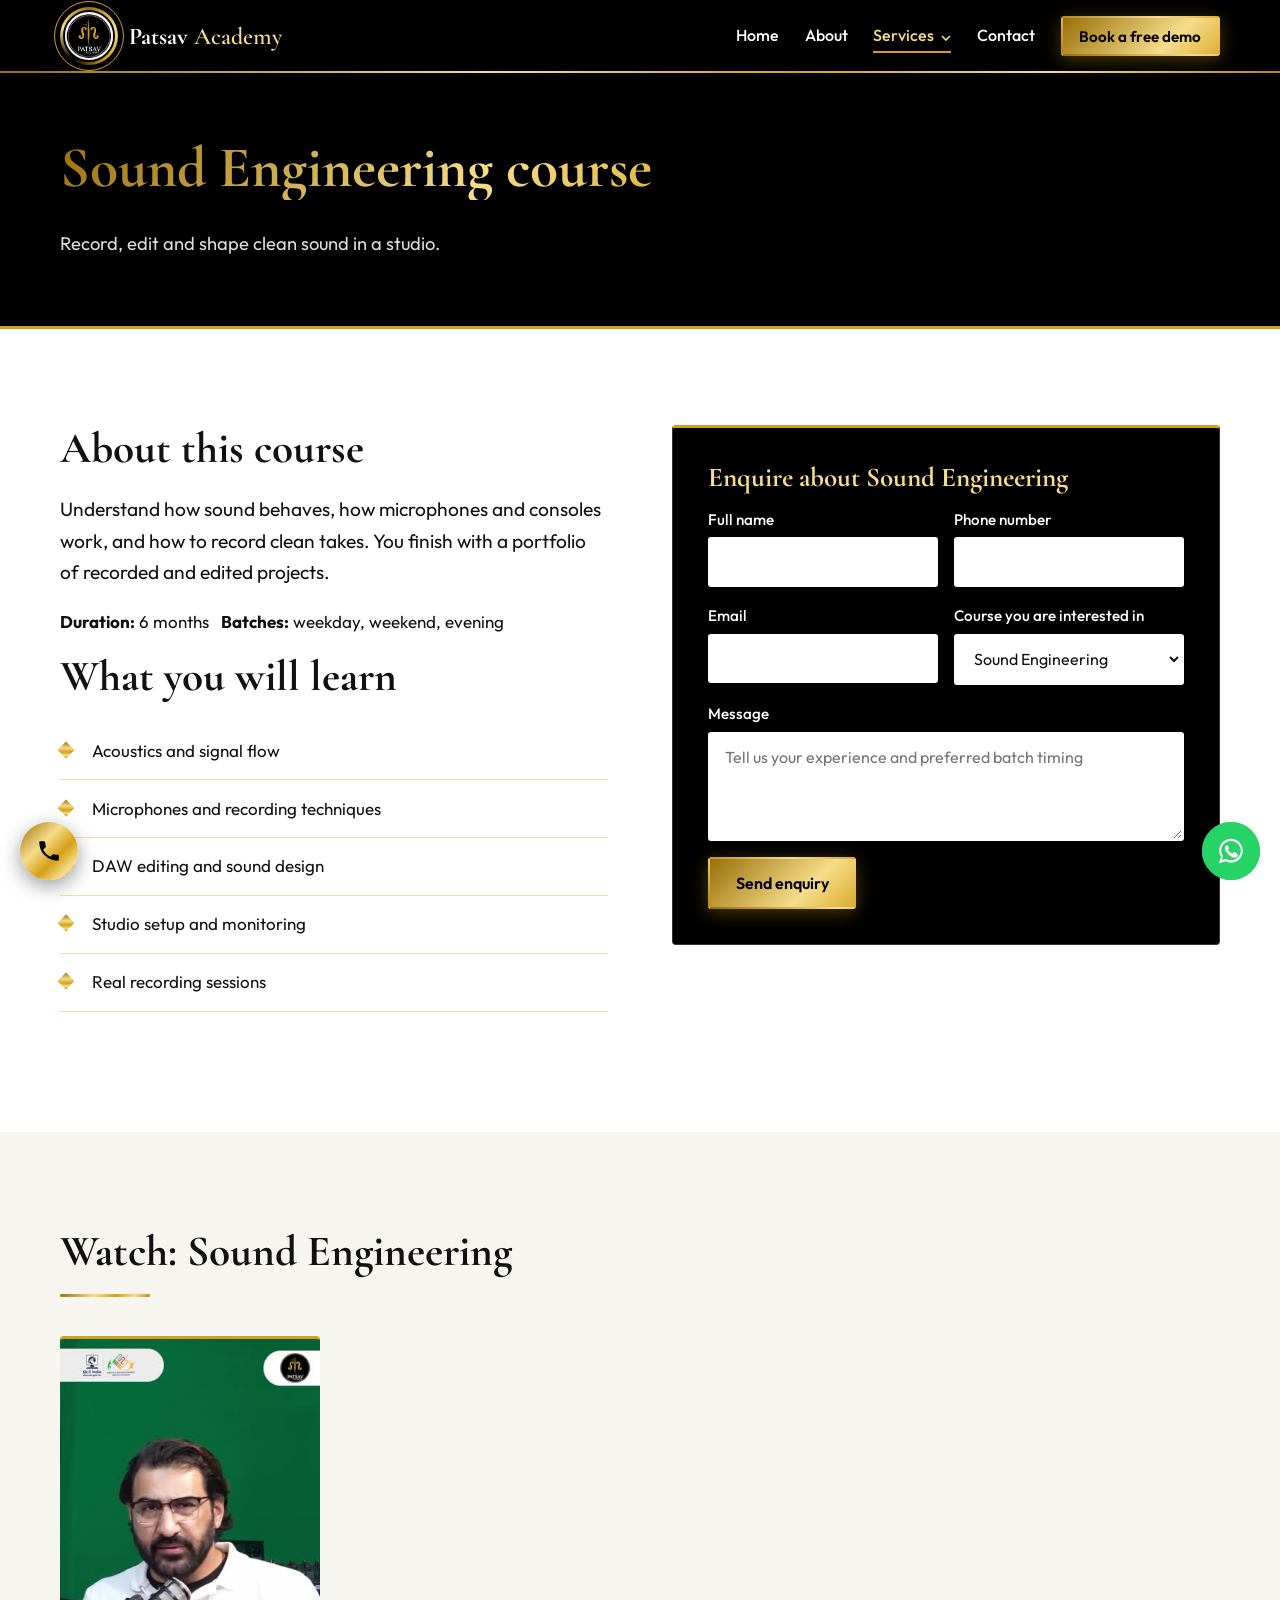
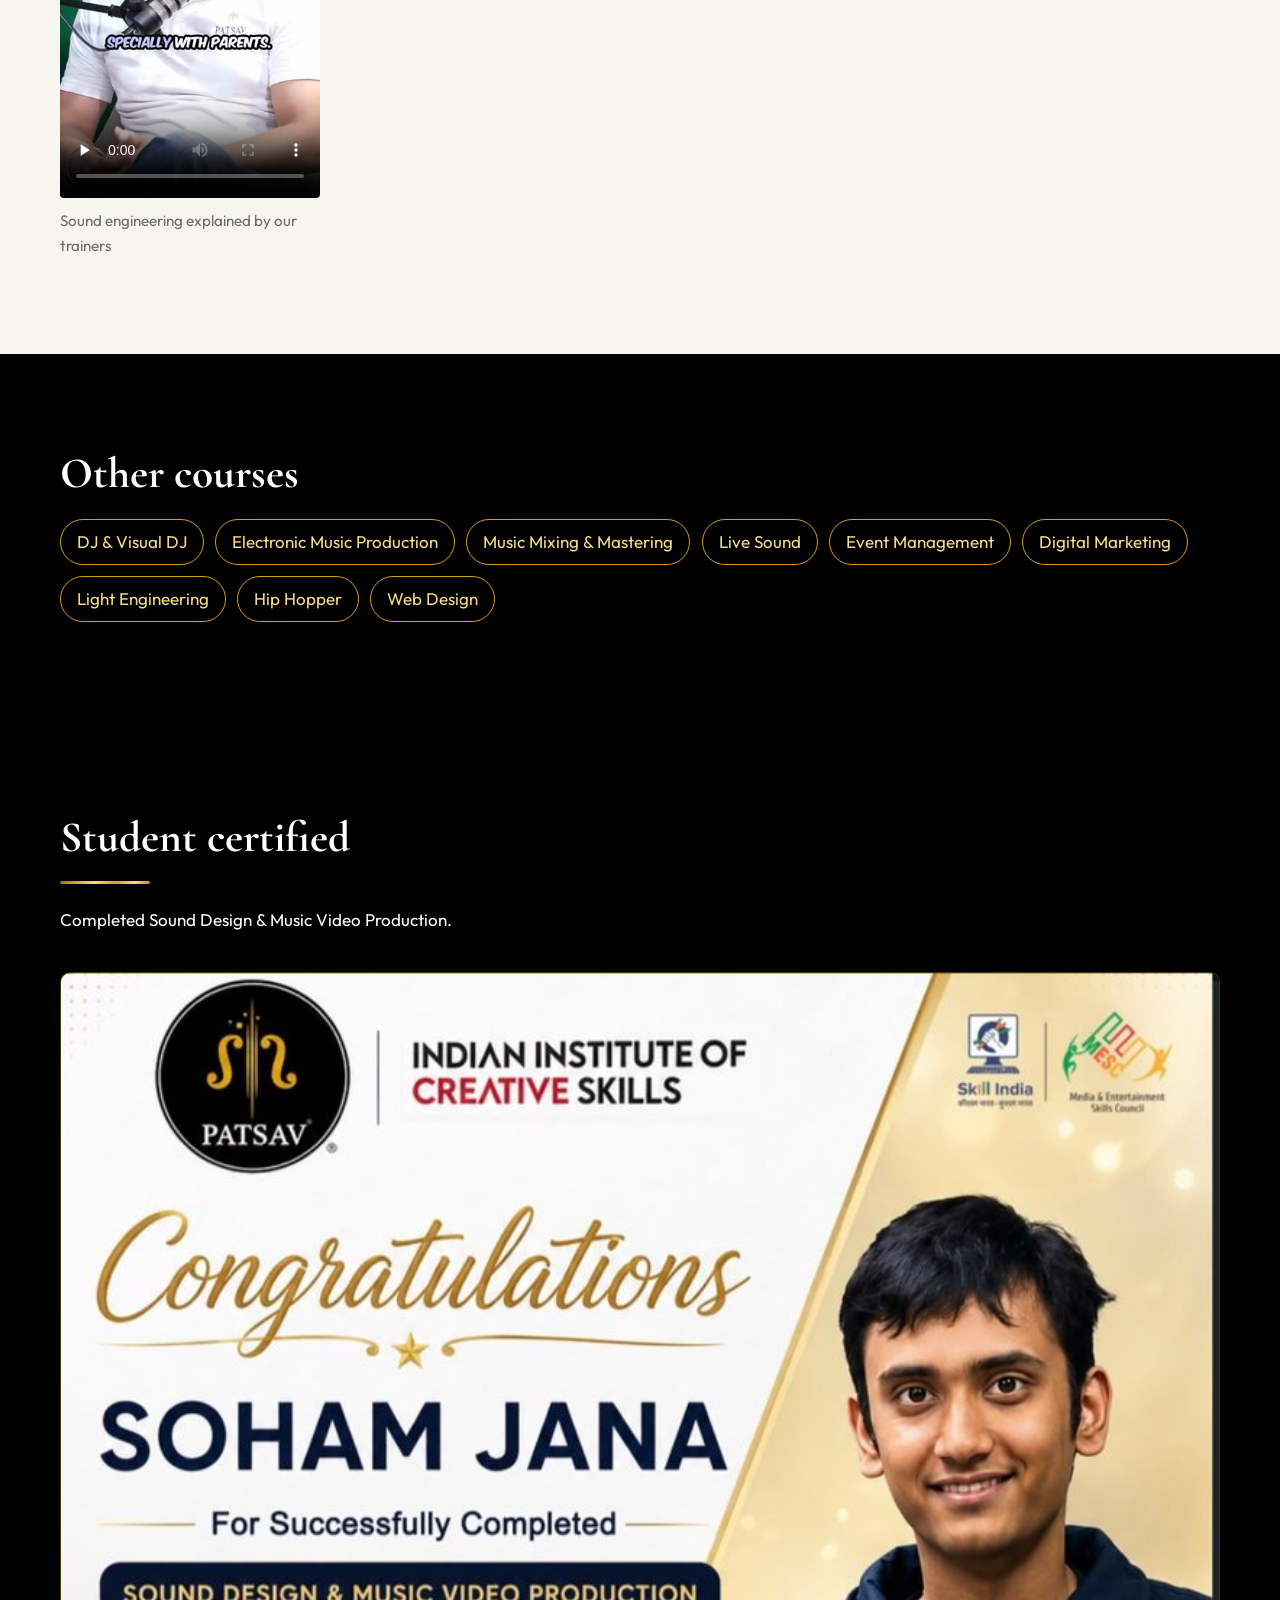
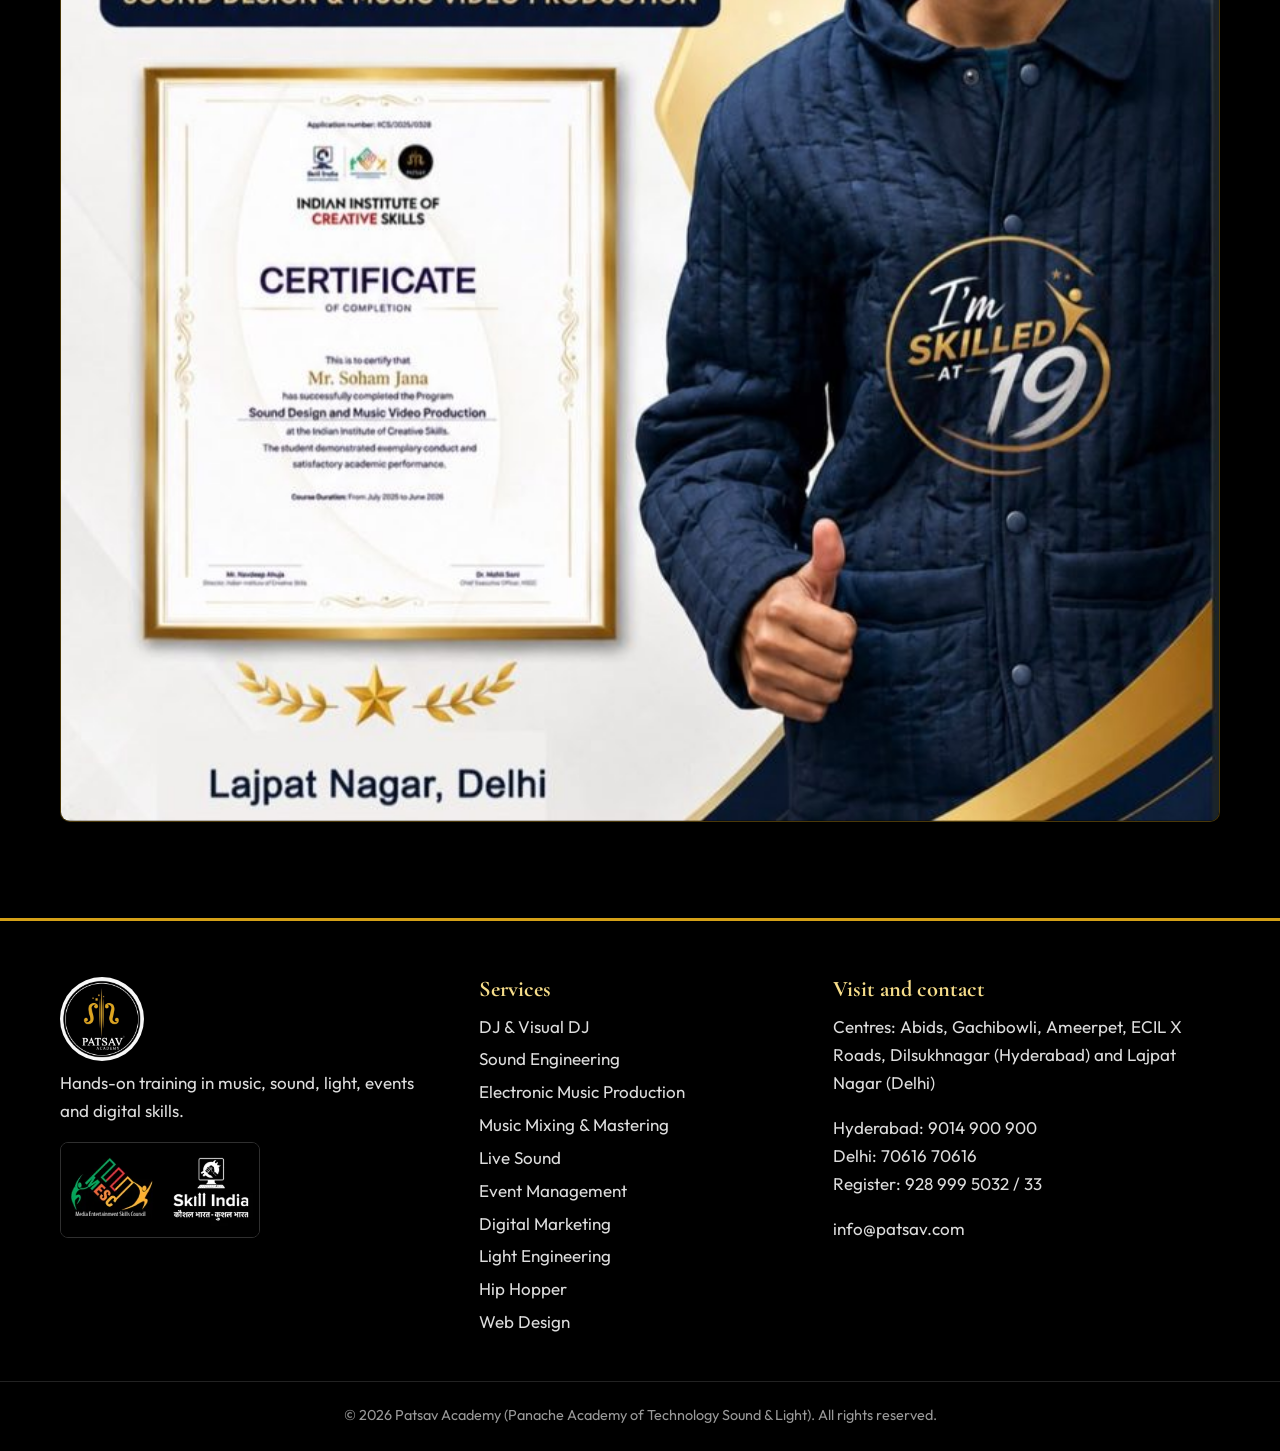
<file: sound-engineering.html>
<!DOCTYPE html>
<html lang="en"><head><meta charset="utf-8"><meta name="viewport" content="width=device-width, initial-scale=1">
<title>Sound Engineering Course | Patsav Academy</title><meta name="description" content="Record, edit and shape clean sound in a studio. 6 months course at Patsav Academy.">
<meta property="og:title" content="Sound Engineering Course | Patsav Academy"><meta property="og:description" content="Record, edit and shape clean sound in a studio. 6 months course at Patsav Academy."><meta property="og:image" content="https://www.patsav.com/assets/img/logo.jpg">
<link rel="icon" href="assets/img/logo.jpg"><link rel="preconnect" href="https://fonts.googleapis.com"><link rel="preconnect" href="https://fonts.gstatic.com" crossorigin>
<link href="https://fonts.googleapis.com/css2?family=Cormorant+Garamond:wght@500;600;700&family=Outfit:wght@300;400;500;600&display=swap" rel="stylesheet">
<link rel="stylesheet" href="assets/css/style.css">
<script type="application/ld+json">{"@context":"https://schema.org","@type":"EducationalOrganization","name":"Patsav Academy","url":"https://www.patsav.com","logo":"https://www.patsav.com/assets/img/logo.jpg","telephone":"+919014900900","email":"info@patsav.com","address":"Centres: Abids, Gachibowli, Ameerpet, ECIL X Roads, Dilsukhnagar (Hyderabad) and Lajpat Nagar (Delhi)"}</script>
</head><body><div class="progress"></div><div class="curtain"><img src="assets/img/logo.jpg" alt=""></div><div class="glow"></div>
<a class="skip" href="#main">Skip to content</a>
<header class="site-header"><div class="wrap bar">
<a class="brand" href="index.html" aria-label="Patsav Academy home"><span class="logo-ring"><img src="assets/img/logo.jpg" alt="Patsav Academy logo" width="52" height="52"></span><span>Patsav <em>Academy</em></span></a>
<button class="burger" aria-label="Open menu" aria-expanded="false" aria-controls="nav"><i></i><i></i><i></i></button>
<nav id="nav" class="nav" aria-label="Main">
<a href="index.html">Home</a><a href="about.html">About</a>
<div class="dd"><button class="dd-btn on" aria-expanded="false">Services <svg width="10" height="6" viewBox="0 0 10 6"><path d="M1 1l4 4 4-4" fill="none" stroke="currentColor" stroke-width="1.6"/></svg></button>
<div class="dd-menu"><a href="services.html"><strong>All services</strong></a><a href="dj-visual-dj.html">DJ &amp; Visual DJ</a><a href="sound-engineering.html">Sound Engineering</a><a href="electronic-music-production.html">Electronic Music Production</a><a href="music-mixing-and-mastering.html">Music Mixing &amp; Mastering</a><a href="live-sound.html">Live Sound</a><a href="event-management.html">Event Management</a><a href="digital-marketing.html">Digital Marketing</a><a href="light-engineering.html">Light Engineering</a><a href="hip-hopper.html">Hip Hopper</a><a href="web-design.html">Web Design</a></div></div>
<a href="contact.html">Contact</a><a href="contact.html" class="btn btn-gold sm">Book a free demo</a>
</nav></div></header><main id="main">

<section class="page-head"><div class="wrap"><h1>Sound Engineering course</h1><p>Record, edit and shape clean sound in a studio.</p></div></section>
<section class="sec light"><div class="wrap split"><div><h2>About this course</h2><p class="lead">Understand how sound behaves, how microphones and consoles work, and how to record clean takes. You finish with a portfolio of recorded and edited projects.</p><p><strong>Duration:</strong> 6 months &nbsp; <strong>Batches:</strong> weekday, weekend, evening</p><h2>What you will learn</h2><ul class="ticks plain"><li>Acoustics and signal flow</li><li>Microphones and recording techniques</li><li>DAW editing and sound design</li><li>Studio setup and monitoring</li><li>Real recording sessions</li></ul></div>
<div class="formbox on-light"><h2>Enquire about Sound Engineering</h2><form class="form" action="https://formsubmit.co/info@patsav.com" method="post" novalidate>
<input type="hidden" name="_subject" value="New enquiry from Patsav Academy website"><input type="hidden" name="_captcha" value="false"><input type="hidden" name="_template" value="table">
<input type="text" name="_honey" class="hp" tabindex="-1" autocomplete="off" aria-hidden="true">
<div class="row"><label>Full name<input type="text" name="name" required autocomplete="name"></label><label>Phone number<input type="tel" name="phone" required autocomplete="tel" inputmode="tel"></label></div>
<div class="row"><label>Email<input type="email" name="email" required autocomplete="email"></label><label>Course you are interested in<select name="course" required><option value="">Choose a course</option><option value="DJ &amp; Visual DJ">DJ &amp; Visual DJ</option><option value="Sound Engineering" selected>Sound Engineering</option><option value="Electronic Music Production">Electronic Music Production</option><option value="Music Mixing &amp; Mastering">Music Mixing &amp; Mastering</option><option value="Live Sound">Live Sound</option><option value="Event Management">Event Management</option><option value="Digital Marketing">Digital Marketing</option><option value="Light Engineering">Light Engineering</option><option value="Hip Hopper">Hip Hopper</option><option value="Web Design">Web Design</option></select></label></div>
<label>Message<textarea name="message" rows="4" placeholder="Tell us your experience and preferred batch timing"></textarea></label>
<button class="btn btn-gold" type="submit">Send enquiry</button></form></div></div></section>
<section class="sec paper"><div class="wrap"><div class="head"><h2>Watch: Sound Engineering</h2></div><div class="vgrid"><figure><video controls preload="none" playsinline poster="assets/video/v2.jpg"><source src="assets/video/v2.mp4" type="video/mp4"></video><figcaption>Sound engineering explained by our trainers</figcaption></figure></div></div></section>
<section class="sec dark"><div class="wrap"><h2>Other courses</h2><div class="chips"><a href="dj-visual-dj.html">DJ &amp; Visual DJ</a><a href="electronic-music-production.html">Electronic Music Production</a><a href="music-mixing-and-mastering.html">Music Mixing &amp; Mastering</a><a href="live-sound.html">Live Sound</a><a href="event-management.html">Event Management</a><a href="digital-marketing.html">Digital Marketing</a><a href="light-engineering.html">Light Engineering</a><a href="hip-hopper.html">Hip Hopper</a><a href="web-design.html">Web Design</a></div></div></section><section class="sec dark"><div class="wrap"><div class="head reveal"><h2>Student certified</h2><p>Completed Sound Design &amp; Music Video Production.</p></div><div class="pgrid"><figure class="ph reveal "><img loading="lazy" src="assets/img/gallery/student-soham.jpg" alt="Soham Jana, Lajpat Nagar, Delhi"><figcaption>Soham Jana, Lajpat Nagar, Delhi</figcaption></figure></div></div></section>
</main>
<footer class="site-footer"><div class="wrap fgrid">
<div><img src="assets/img/logo.jpg" alt="" width="84" height="84" class="flogo"><p>Hands-on training in music, sound, light, events and digital skills.</p><img class="fskill" src="assets/img/gallery/skill-mesc.png" alt="Media Entertainment Skills Council and Skill India" width="200" height="94" loading="lazy"></div>
<div><h2>Services</h2><ul><li><a href="dj-visual-dj.html">DJ &amp; Visual DJ</a></li><li><a href="sound-engineering.html">Sound Engineering</a></li><li><a href="electronic-music-production.html">Electronic Music Production</a></li><li><a href="music-mixing-and-mastering.html">Music Mixing &amp; Mastering</a></li><li><a href="live-sound.html">Live Sound</a></li><li><a href="event-management.html">Event Management</a></li><li><a href="digital-marketing.html">Digital Marketing</a></li><li><a href="light-engineering.html">Light Engineering</a></li><li><a href="hip-hopper.html">Hip Hopper</a></li><li><a href="web-design.html">Web Design</a></li></ul></div>
<div><h2>Visit and contact</h2><p>Centres: Abids, Gachibowli, Ameerpet, ECIL X Roads, Dilsukhnagar (Hyderabad) and Lajpat Nagar (Delhi)</p><p>Hyderabad: <a href="tel:+919014900900">9014 900 900</a><br>Delhi: <a href="tel:+917061670616">70616 70616</a><br>Register: <a href="tel:+919289995032">928 999 5032 / 33</a></p><p><a href="mailto:info@patsav.com">info@patsav.com</a></p></div>
</div><div class="copy">&copy; 2026 Patsav Academy (Panache Academy of Technology Sound &amp; Light). All rights reserved.</div></footer>
<a class="float wa" href="https://wa.me/919289995032?text=Hi%2C%20I%20want%20to%20know%20about%20your%20courses" target="_blank" rel="noopener" aria-label="Chat on WhatsApp"><svg width="30" height="30" viewBox="0 0 32 32" fill="#fff"><path d="M16 3C9 3 3.4 8.6 3.4 15.5c0 2.4.7 4.7 1.9 6.6L3.2 29l7.1-2.1c1.8 1 3.8 1.5 5.7 1.5 7 0 12.6-5.6 12.6-12.5S23 3 16 3zm0 22.8c-1.8 0-3.6-.5-5.1-1.4l-.4-.2-4.200 1.200 1.200-4.100-.3-.4a10.200 10.200 0 0 1-1.600-5.500C5.600 9.800 10.300 5.200 16 5.200s10.400 4.600 10.400 10.300S21.700 25.800 16 25.800zm5.700-7.600c-.3-.2-1.900-.9-2.200-1s-.5-.2-.7.200-.8 1-1 1.200-.4.200-.7.100a8.500 8.500 0 0 1-4.200-3.700c-.3-.6.300-.5.900-1.700.1-.2 0-.4 0-.5l-1-2.300c-.2-.6-.5-.5-.7-.5h-.6c-.2 0-.6.100-.9.400s-1.200 1.200-1.200 2.900 1.200 3.300 1.400 3.500 2.400 3.800 5.900 5.200c2.200.9 3 1 4.100.8.700-.1 1.900-.8 2.200-1.500s.3-1.400.2-1.500-.3-.2-.6-.4z"/></svg></a>
<a class="float call" href="tel:+919014900900" aria-label="Call Patsav Academy"><svg width="26" height="26" viewBox="0 0 24 24" fill="#000"><path d="M6.6 10.8a15 15 0 0 0 6.6 6.6l2.2-2.2a1 1 0 0 1 1-.25c1.100.37 2.300.57 3.600.57a1 1 0 0 1 1 1V20a1 1 0 0 1-1 1A17 17 0 0 1 3 4a1 1 0 0 1 1-1h3.500a1 1 0 0 1 1 1c0 1.300.2 2.500.57 3.600a1 1 0 0 1-.25 1z"/></svg></a>
<script src="assets/js/main.js"></script></body></html>
</file>
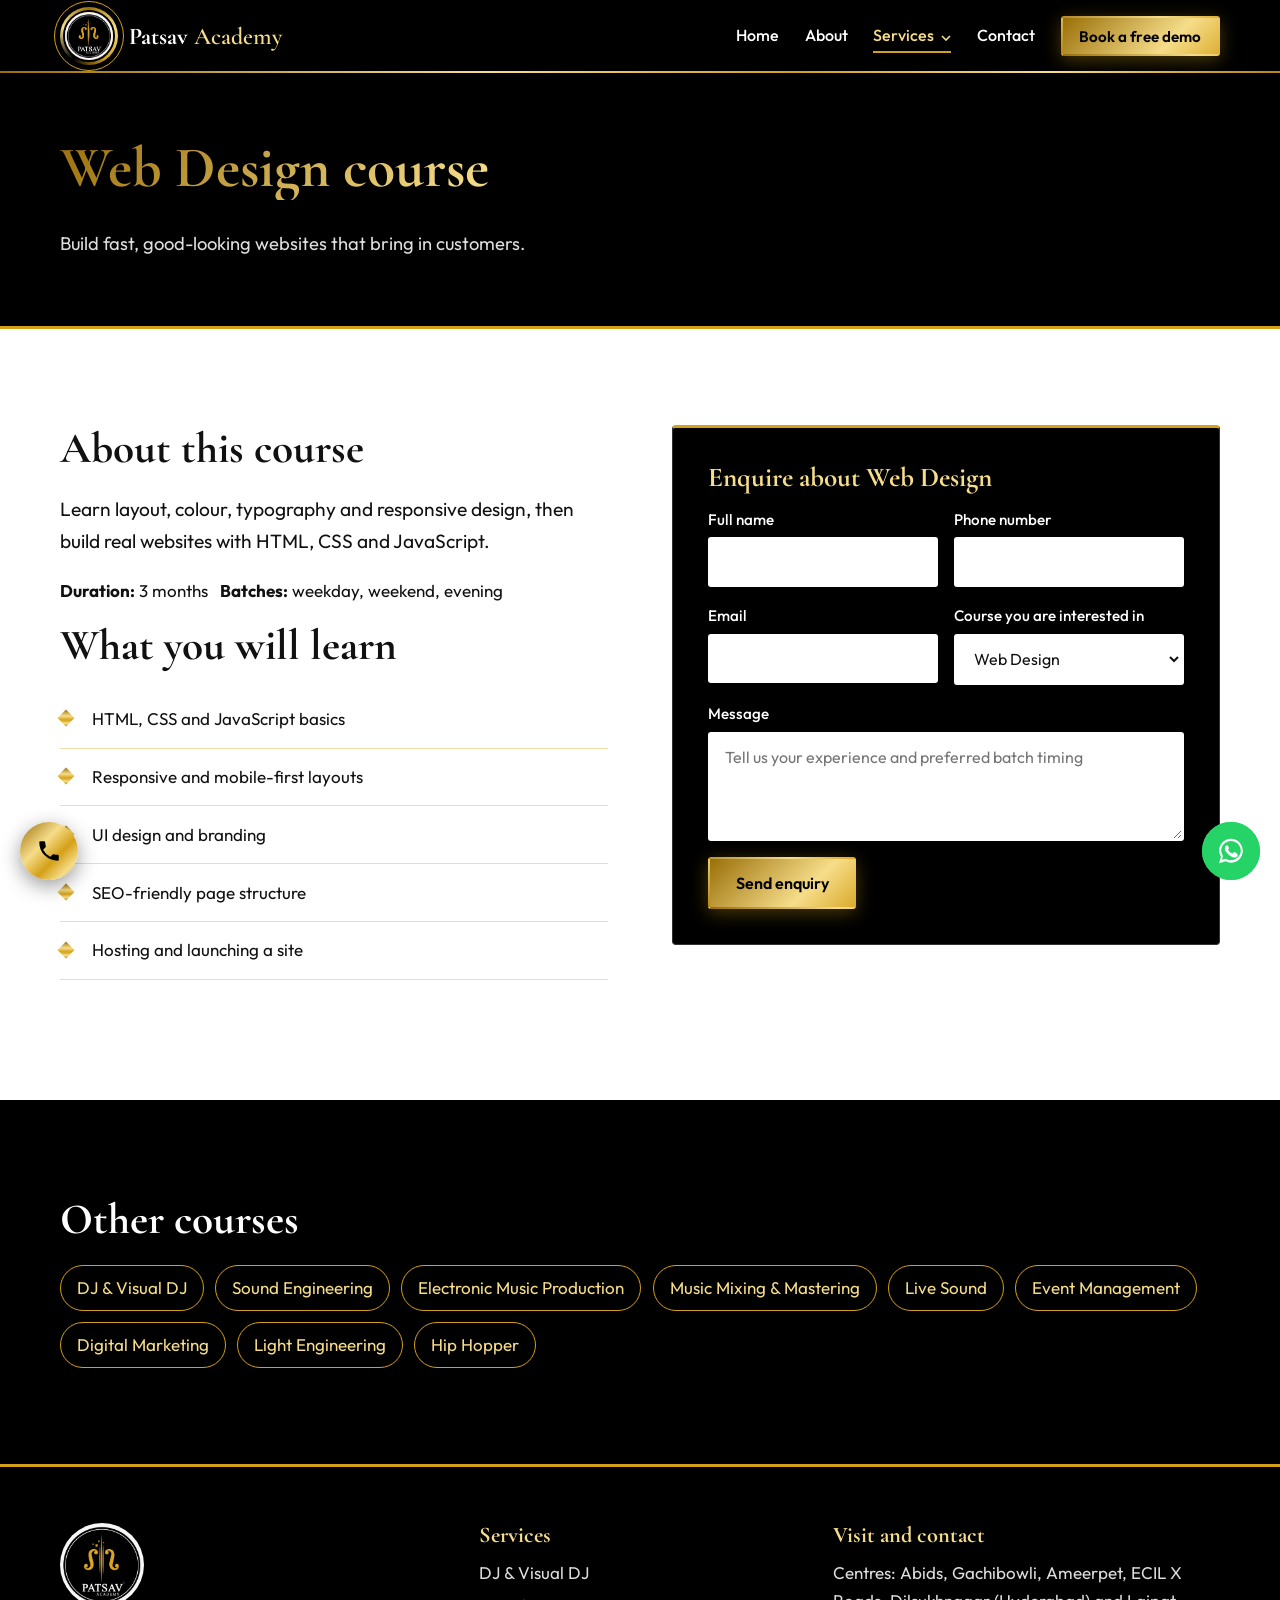
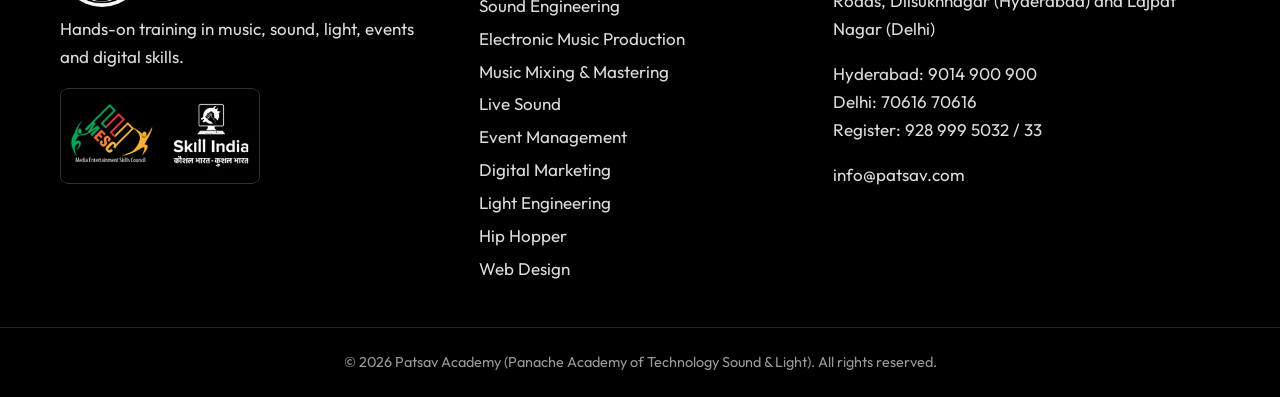
<file: web-design.html>
<!DOCTYPE html>
<html lang="en"><head><meta charset="utf-8"><meta name="viewport" content="width=device-width, initial-scale=1">
<title>Web Design Course | Patsav Academy</title><meta name="description" content="Build fast, good-looking websites that bring in customers. 3 months course at Patsav Academy.">
<meta property="og:title" content="Web Design Course | Patsav Academy"><meta property="og:description" content="Build fast, good-looking websites that bring in customers. 3 months course at Patsav Academy."><meta property="og:image" content="https://www.patsav.com/assets/img/logo.jpg">
<link rel="icon" href="assets/img/logo.jpg"><link rel="preconnect" href="https://fonts.googleapis.com"><link rel="preconnect" href="https://fonts.gstatic.com" crossorigin>
<link href="https://fonts.googleapis.com/css2?family=Cormorant+Garamond:wght@500;600;700&family=Outfit:wght@300;400;500;600&display=swap" rel="stylesheet">
<link rel="stylesheet" href="assets/css/style.css">
<script type="application/ld+json">{"@context":"https://schema.org","@type":"EducationalOrganization","name":"Patsav Academy","url":"https://www.patsav.com","logo":"https://www.patsav.com/assets/img/logo.jpg","telephone":"+919014900900","email":"info@patsav.com","address":"Centres: Abids, Gachibowli, Ameerpet, ECIL X Roads, Dilsukhnagar (Hyderabad) and Lajpat Nagar (Delhi)"}</script>
</head><body><div class="progress"></div><div class="curtain"><img src="assets/img/logo.jpg" alt=""></div><div class="glow"></div>
<a class="skip" href="#main">Skip to content</a>
<header class="site-header"><div class="wrap bar">
<a class="brand" href="index.html" aria-label="Patsav Academy home"><span class="logo-ring"><img src="assets/img/logo.jpg" alt="Patsav Academy logo" width="52" height="52"></span><span>Patsav <em>Academy</em></span></a>
<button class="burger" aria-label="Open menu" aria-expanded="false" aria-controls="nav"><i></i><i></i><i></i></button>
<nav id="nav" class="nav" aria-label="Main">
<a href="index.html">Home</a><a href="about.html">About</a>
<div class="dd"><button class="dd-btn on" aria-expanded="false">Services <svg width="10" height="6" viewBox="0 0 10 6"><path d="M1 1l4 4 4-4" fill="none" stroke="currentColor" stroke-width="1.6"/></svg></button>
<div class="dd-menu"><a href="services.html"><strong>All services</strong></a><a href="dj-visual-dj.html">DJ &amp; Visual DJ</a><a href="sound-engineering.html">Sound Engineering</a><a href="electronic-music-production.html">Electronic Music Production</a><a href="music-mixing-and-mastering.html">Music Mixing &amp; Mastering</a><a href="live-sound.html">Live Sound</a><a href="event-management.html">Event Management</a><a href="digital-marketing.html">Digital Marketing</a><a href="light-engineering.html">Light Engineering</a><a href="hip-hopper.html">Hip Hopper</a><a href="web-design.html">Web Design</a></div></div>
<a href="contact.html">Contact</a><a href="contact.html" class="btn btn-gold sm">Book a free demo</a>
</nav></div></header><main id="main">

<section class="page-head"><div class="wrap"><h1>Web Design course</h1><p>Build fast, good-looking websites that bring in customers.</p></div></section>
<section class="sec light"><div class="wrap split"><div><h2>About this course</h2><p class="lead">Learn layout, colour, typography and responsive design, then build real websites with HTML, CSS and JavaScript.</p><p><strong>Duration:</strong> 3 months &nbsp; <strong>Batches:</strong> weekday, weekend, evening</p><h2>What you will learn</h2><ul class="ticks plain"><li>HTML, CSS and JavaScript basics</li><li>Responsive and mobile-first layouts</li><li>UI design and branding</li><li>SEO-friendly page structure</li><li>Hosting and launching a site</li></ul></div>
<div class="formbox on-light"><h2>Enquire about Web Design</h2><form class="form" action="https://formsubmit.co/info@patsav.com" method="post" novalidate>
<input type="hidden" name="_subject" value="New enquiry from Patsav Academy website"><input type="hidden" name="_captcha" value="false"><input type="hidden" name="_template" value="table">
<input type="text" name="_honey" class="hp" tabindex="-1" autocomplete="off" aria-hidden="true">
<div class="row"><label>Full name<input type="text" name="name" required autocomplete="name"></label><label>Phone number<input type="tel" name="phone" required autocomplete="tel" inputmode="tel"></label></div>
<div class="row"><label>Email<input type="email" name="email" required autocomplete="email"></label><label>Course you are interested in<select name="course" required><option value="">Choose a course</option><option value="DJ &amp; Visual DJ">DJ &amp; Visual DJ</option><option value="Sound Engineering">Sound Engineering</option><option value="Electronic Music Production">Electronic Music Production</option><option value="Music Mixing &amp; Mastering">Music Mixing &amp; Mastering</option><option value="Live Sound">Live Sound</option><option value="Event Management">Event Management</option><option value="Digital Marketing">Digital Marketing</option><option value="Light Engineering">Light Engineering</option><option value="Hip Hopper">Hip Hopper</option><option value="Web Design" selected>Web Design</option></select></label></div>
<label>Message<textarea name="message" rows="4" placeholder="Tell us your experience and preferred batch timing"></textarea></label>
<button class="btn btn-gold" type="submit">Send enquiry</button></form></div></div></section>

<section class="sec dark"><div class="wrap"><h2>Other courses</h2><div class="chips"><a href="dj-visual-dj.html">DJ &amp; Visual DJ</a><a href="sound-engineering.html">Sound Engineering</a><a href="electronic-music-production.html">Electronic Music Production</a><a href="music-mixing-and-mastering.html">Music Mixing &amp; Mastering</a><a href="live-sound.html">Live Sound</a><a href="event-management.html">Event Management</a><a href="digital-marketing.html">Digital Marketing</a><a href="light-engineering.html">Light Engineering</a><a href="hip-hopper.html">Hip Hopper</a></div></div></section></main>
<footer class="site-footer"><div class="wrap fgrid">
<div><img src="assets/img/logo.jpg" alt="" width="84" height="84" class="flogo"><p>Hands-on training in music, sound, light, events and digital skills.</p><img class="fskill" src="assets/img/gallery/skill-mesc.png" alt="Media Entertainment Skills Council and Skill India" width="200" height="94" loading="lazy"></div>
<div><h2>Services</h2><ul><li><a href="dj-visual-dj.html">DJ &amp; Visual DJ</a></li><li><a href="sound-engineering.html">Sound Engineering</a></li><li><a href="electronic-music-production.html">Electronic Music Production</a></li><li><a href="music-mixing-and-mastering.html">Music Mixing &amp; Mastering</a></li><li><a href="live-sound.html">Live Sound</a></li><li><a href="event-management.html">Event Management</a></li><li><a href="digital-marketing.html">Digital Marketing</a></li><li><a href="light-engineering.html">Light Engineering</a></li><li><a href="hip-hopper.html">Hip Hopper</a></li><li><a href="web-design.html">Web Design</a></li></ul></div>
<div><h2>Visit and contact</h2><p>Centres: Abids, Gachibowli, Ameerpet, ECIL X Roads, Dilsukhnagar (Hyderabad) and Lajpat Nagar (Delhi)</p><p>Hyderabad: <a href="tel:+919014900900">9014 900 900</a><br>Delhi: <a href="tel:+917061670616">70616 70616</a><br>Register: <a href="tel:+919289995032">928 999 5032 / 33</a></p><p><a href="mailto:info@patsav.com">info@patsav.com</a></p></div>
</div><div class="copy">&copy; 2026 Patsav Academy (Panache Academy of Technology Sound &amp; Light). All rights reserved.</div></footer>
<a class="float wa" href="https://wa.me/919289995032?text=Hi%2C%20I%20want%20to%20know%20about%20your%20courses" target="_blank" rel="noopener" aria-label="Chat on WhatsApp"><svg width="30" height="30" viewBox="0 0 32 32" fill="#fff"><path d="M16 3C9 3 3.4 8.6 3.4 15.5c0 2.4.7 4.7 1.9 6.6L3.2 29l7.1-2.1c1.8 1 3.8 1.5 5.7 1.5 7 0 12.6-5.6 12.6-12.5S23 3 16 3zm0 22.8c-1.8 0-3.6-.5-5.1-1.4l-.4-.2-4.200 1.200 1.200-4.100-.3-.4a10.200 10.200 0 0 1-1.600-5.500C5.600 9.800 10.300 5.200 16 5.200s10.400 4.600 10.400 10.300S21.700 25.800 16 25.800zm5.700-7.600c-.3-.2-1.900-.9-2.200-1s-.5-.2-.7.200-.8 1-1 1.200-.4.200-.7.100a8.500 8.500 0 0 1-4.200-3.700c-.3-.6.300-.5.900-1.700.1-.2 0-.4 0-.5l-1-2.300c-.2-.6-.5-.5-.7-.5h-.6c-.2 0-.6.100-.9.400s-1.200 1.200-1.200 2.900 1.200 3.300 1.400 3.500 2.400 3.800 5.900 5.200c2.200.9 3 1 4.100.8.700-.1 1.900-.8 2.200-1.500s.3-1.400.2-1.500-.3-.2-.6-.4z"/></svg></a>
<a class="float call" href="tel:+919014900900" aria-label="Call Patsav Academy"><svg width="26" height="26" viewBox="0 0 24 24" fill="#000"><path d="M6.6 10.8a15 15 0 0 0 6.6 6.6l2.2-2.2a1 1 0 0 1 1-.25c1.100.37 2.300.57 3.600.57a1 1 0 0 1 1 1V20a1 1 0 0 1-1 1A17 17 0 0 1 3 4a1 1 0 0 1 1-1h3.500a1 1 0 0 1 1 1c0 1.300.2 2.500.57 3.600a1 1 0 0 1-.25 1z"/></svg></a>
<script src="assets/js/main.js"></script></body></html>
</file>
<file: assets/css/style.css>
:root{
  --black:#000; --ink:#111; --panel:#171717; --white:#fff; --paper:#f7f5ef; --muted:#6b6b6b;
  --gold:#d4a017; --gold-hi:#f6dd8a; --gold-lo:#9a6f08;
  --shine:linear-gradient(135deg,#9a6f08 0%,#f6dd8a 38%,#d4a017 62%,#f6dd8a 82%,#b8860b 100%);
  --serif:'Cormorant Garamond',Georgia,serif; --sans:'Outfit',system-ui,sans-serif;
}
*{box-sizing:border-box}
html{scroll-behavior:smooth}
body{margin:0;font:400 1.0625rem/1.65 var(--sans);color:var(--ink);background:var(--white)}
img{max-width:100%;height:auto}
a{color:inherit}
.wrap{width:min(1160px,92%);margin-inline:auto}
.skip{position:absolute;left:-999px;top:8px;background:var(--gold);color:#000;padding:8px 14px;z-index:200}
.skip:focus{left:8px}
:focus-visible{outline:3px solid var(--gold-hi);outline-offset:3px}
h1,h2,h3{font-family:var(--serif);line-height:1.1;margin:0 0 .5em;font-weight:700}
h1{font-size:clamp(2.4rem,6vw,4.6rem)}
h2{font-size:clamp(1.8rem,3.6vw,2.7rem)}
h3{font-size:1.5rem}
p{margin:0 0 1em;max-width:62ch}
.lead{font-size:1.2rem}

/* buttons */
.btn{display:inline-block;text-decoration:none;font-weight:600;padding:.85em 1.6em;border:2px solid transparent;border-radius:3px;cursor:pointer;font:600 1rem var(--sans);transition:transform .2s,box-shadow .2s,background-position .4s}
.btn.sm{padding:.55em 1.1em;font-size:.95rem}
.btn-gold{background:var(--shine);background-size:200% 100%;color:#000;box-shadow:0 4px 18px rgba(212,160,23,.35)}
.btn-gold:hover{background-position:100% 0;transform:translateY(-2px)}
.btn-line{border-color:var(--gold);color:var(--gold-hi);background:transparent}
.btn-line:hover{background:rgba(212,160,23,.15)}

/* header */
.site-header{position:sticky;top:0;z-index:100;background:var(--black);border-bottom:1px solid #2a2a2a}
.site-header::after{content:"";position:absolute;left:0;right:0;bottom:-1px;height:2px;background:var(--shine)}
.bar{display:flex;align-items:center;justify-content:space-between;gap:1rem;min-height:72px}
.brand{display:flex;align-items:center;gap:.7rem;text-decoration:none;color:var(--white);font:700 1.5rem var(--serif)}
.brand img{border-radius:50%}
.brand em{font-style:normal;color:var(--gold-hi);font-weight:600}
.nav{display:flex;align-items:center;gap:1.6rem}
.nav>a:not(.btn),.dd-btn{color:var(--white);text-decoration:none;font:500 1rem var(--sans);background:none;border:0;cursor:pointer;padding:.4rem 0;border-bottom:2px solid transparent}
.nav>a:not(.btn):hover,.dd-btn:hover,.nav .on{color:var(--gold-hi);border-bottom-color:var(--gold)}
.dd{position:relative}
.dd-btn svg{margin-left:4px}
.dd-menu{position:absolute;top:100%;left:-1rem;min-width:260px;background:var(--black);border:1px solid #333;border-top:2px solid var(--gold);padding:.5rem 0;display:none;box-shadow:0 18px 40px rgba(0,0,0,.5)}
.dd:hover .dd-menu,.dd.open .dd-menu,.dd:focus-within .dd-menu{display:block}
.dd-menu a{display:block;padding:.55rem 1.2rem;color:var(--white);text-decoration:none}
.dd-menu a:hover{background:#1c1c1c;color:var(--gold-hi)}
.burger{display:none;background:none;border:1px solid #444;padding:10px;cursor:pointer;border-radius:3px}
.burger i{display:block;width:22px;height:2px;background:var(--gold-hi);margin:5px 0;transition:.2s}

/* hero: the vibrating strings from the logo */
.hero{position:relative;background:var(--black);color:var(--white);overflow:hidden;min-height:min(80vh,680px);display:flex;align-items:center}
.strings{position:absolute;inset:0;display:flex;justify-content:space-between;align-items:center;padding:0 2%;opacity:.55;pointer-events:none}
.strings i{display:block;width:2px;height:var(--h);background:linear-gradient(var(--gold-lo),var(--gold-hi),var(--gold-lo));transform-origin:center;animation:vib var(--d) ease-in-out infinite alternate}
@keyframes vib{from{transform:scaleY(.25)}to{transform:scaleY(1)}}
.hero::after{content:"";position:absolute;inset:0;background:linear-gradient(90deg,#000 15%,rgba(0,0,0,.35) 70%,rgba(0,0,0,.1));pointer-events:none}
.hero-inner{position:relative;z-index:2;padding:4rem 0}
.slides{display:grid}
.slide{grid-area:1/1;opacity:0;visibility:hidden;transform:translateX(24px);transition:opacity .6s,transform .6s,visibility .6s}
.slide.on{opacity:1;visibility:visible;transform:none}
.slide h1{max-width:13ch;background:var(--shine);-webkit-background-clip:text;background-clip:text;color:transparent}
.slide p{font-size:1.25rem;color:#e8e8e8;max-width:46ch}
.cta{display:flex;flex-wrap:wrap;gap:.8rem;margin-top:1.6rem}
.ctrl{display:flex;align-items:center;gap:1rem;margin-top:2.2rem}
.ctrl button{width:40px;height:40px;border-radius:50%;border:1px solid var(--gold);background:transparent;color:var(--gold-hi);cursor:pointer;display:grid;place-items:center}
.ctrl button:hover{background:var(--gold);color:#000}
.dots{display:flex;gap:.5rem}
.dots button{width:34px;height:4px;border-radius:2px;border:0;padding:0;background:#555}
.dots button[aria-selected=true]{background:var(--shine)}

/* sections */
.sec{padding:clamp(3.5rem,8vw,6rem) 0}
.light{background:var(--white)} .dark{background:var(--black);color:var(--white)}
.dark h2,.gold-band h2{color:var(--gold-hi)}
.head{margin-bottom:2.4rem}
.split{display:grid;grid-template-columns:1fr 1fr;gap:clamp(2rem,5vw,4.5rem);align-items:start}
.center{text-align:center}.center p{margin-inline:auto}
.page-head{background:var(--black);color:var(--white);padding:4rem 0 3rem;border-bottom:3px solid var(--gold)}
.page-head h1{font-size:clamp(2.2rem,5vw,3.6rem);background:var(--shine);-webkit-background-clip:text;background-clip:text;color:transparent}
.page-head p{color:#ddd;font-size:1.15rem}

/* cards + carousel */
.carousel-wrap{position:relative}
.carousel{display:flex;gap:1.2rem;overflow-x:auto;scroll-snap-type:x mandatory;padding:.5rem .2rem 1.4rem;scrollbar-width:thin;scrollbar-color:var(--gold) #eee}
.carousel .card{flex:0 0 min(300px,80%);scroll-snap-align:start}
.grid{display:grid;grid-template-columns:repeat(auto-fill,minmax(260px,1fr));gap:1.2rem}
.card{display:flex;flex-direction:column;background:var(--black);color:var(--white);text-decoration:none;padding:1.6rem;border-radius:4px;border:1px solid #2b2b2b;border-top:3px solid var(--gold);transition:transform .25s,box-shadow .25s}
.card:hover{transform:translateY(-4px);box-shadow:0 14px 30px rgba(212,160,23,.28)}
.card h2,.card h3{font-size:1.55rem;color:var(--gold-hi);margin-top:.9rem}
.card p{color:#d6d6d6;font-size:.98rem;flex:1}
.card .meta{color:var(--gold);font-weight:500;font-size:.95rem}
.wave{display:flex;align-items:flex-end;gap:4px;height:34px}
.wave i{width:4px;background:var(--shine);border-radius:2px;height:30%}
.wave i:nth-child(2){height:70%}.wave i:nth-child(3){height:100%}.wave i:nth-child(4){height:55%}.wave i:nth-child(5){height:85%}.wave i:nth-child(6){height:40%}.wave i:nth-child(7){height:65%}
.card:hover .wave i{animation:vib .5s ease-in-out infinite alternate;transform-origin:bottom}
.card:hover .wave i:nth-child(odd){animation-duration:.35s}
.cnav{position:absolute;top:42%;z-index:3;width:44px;height:44px;border-radius:50%;border:1px solid var(--gold);background:var(--black);color:var(--gold-hi);cursor:pointer;display:grid;place-items:center}
.cprev{left:-14px}.cnext{right:-14px}
.cnav:hover{background:var(--gold);color:#000}

/* lists */
.ticks{list-style:none;padding:0;margin:0 0 1.5rem}
.ticks li{padding:.9rem 0 .9rem 2rem;border-bottom:1px solid rgba(212,160,23,.35);position:relative}
.ticks li::before{content:"";position:absolute;left:0;top:1.35rem;width:12px;height:12px;background:var(--shine);transform:rotate(45deg)}
.steps{list-style:none;counter-reset:s;display:grid;grid-template-columns:repeat(4,1fr);gap:1.5rem;padding:0;margin:0}
.steps li{counter-increment:s;border-top:3px solid var(--gold);padding-top:1rem}
.steps li::before{content:counter(s);font:700 2.6rem var(--serif);color:var(--gold-lo)}
.steps h3{font-size:1.35rem;margin:.2rem 0}
.steps p{color:var(--muted)}
.chips{display:flex;flex-wrap:wrap;gap:.7rem}
.chips a{border:1px solid var(--gold);color:var(--gold-hi);padding:.5rem 1rem;border-radius:99px;text-decoration:none}
.chips a:hover{background:var(--gold);color:#000}

/* forms */
.gold-band{background:var(--black);background-image:radial-gradient(circle at 85% 20%,rgba(212,160,23,.3),transparent 55%);color:var(--white)}
.formbox{background:var(--panel);padding:clamp(1.4rem,3vw,2.2rem);border-radius:4px;border:1px solid #333;border-top:3px solid var(--gold)}
.formbox.on-light{background:var(--black);color:var(--white)}
.formbox h2{font-size:1.7rem;color:var(--gold-hi)}
.form label{display:block;font-weight:500;font-size:.95rem;margin-bottom:1rem;color:var(--white)}
.form input,.form select,.form textarea{display:block;width:100%;margin-top:.35rem;padding:.8rem .9rem;font:400 1rem var(--sans);background:#fff;color:#111;border:2px solid transparent;border-radius:3px}
.form input:focus,.form select:focus,.form textarea:focus{outline:0;border-color:var(--gold)}
.form .invalid{border-color:#ff6b5e}
.row{display:grid;grid-template-columns:1fr 1fr;gap:1rem}
.hp{position:absolute!important;left:-9999px!important;height:0;width:0}
.notice{padding:.8rem 1rem;border-radius:3px;font-weight:500}
.notice.ok{background:#e9f7e6;color:#17531a}.notice.bad{background:#fde8e6;color:#8a1c12}

/* footer */
.site-footer{background:var(--black);color:#ddd;padding-top:3.5rem;border-top:3px solid var(--gold)}
.fgrid{display:grid;grid-template-columns:1.2fr 1fr 1.2fr;gap:2rem}
.site-footer h2{font-size:1.4rem;color:var(--gold-hi)}
.site-footer ul{list-style:none;padding:0;margin:0}
.site-footer li{margin:.3rem 0}
.site-footer a{text-decoration:none}.site-footer a:hover{color:var(--gold-hi)}
.flogo{border-radius:50%}
.copy{text-align:center;padding:1.4rem;margin-top:2.5rem;border-top:1px solid #222;font-size:.9rem;color:#999}

/* floating buttons */
.float{position:fixed;bottom:20px;z-index:150;width:58px;height:58px;border-radius:50%;display:grid;place-items:center;box-shadow:0 6px 20px rgba(0,0,0,.4);transition:transform .2s}
.float:hover{transform:scale(1.08)}
.wa{right:20px;background:#25d366}
.call{left:20px;background:var(--shine)}
.wa::before{content:"";position:absolute;inset:0;border-radius:50%;border:2px solid #25d366;animation:ping 2.2s ease-out infinite}
@keyframes ping{to{transform:scale(1.55);opacity:0}}

/* responsive */
@media (max-width:900px){
  .split,.fgrid{grid-template-columns:1fr}
  .steps{grid-template-columns:1fr 1fr}
  .burger{display:block}
  .nav{position:absolute;top:100%;left:0;right:0;background:var(--black);flex-direction:column;align-items:stretch;gap:0;padding:1rem 4%;border-bottom:2px solid var(--gold);display:none;max-height:80vh;overflow-y:auto}
  .nav.open{display:flex}
  .nav>a:not(.btn),.dd-btn{padding:.8rem 0;border-bottom:1px solid #222;width:100%;text-align:left}
  .nav .btn{margin-top:1rem;text-align:center}
  .dd-menu{position:static;display:none;border:0;box-shadow:none;padding:0 0 0 1rem}
  .dd:hover .dd-menu{display:none}.dd.open .dd-menu{display:block}
  .cprev{left:-6px}.cnext{right:-6px}
  .hero::after{background:rgba(0,0,0,.55)}
}
@media (max-width:560px){
  .row,.steps{grid-template-columns:1fr}
  .brand span{font-size:1.25rem}
  .float{width:52px;height:52px}
}
@media (prefers-reduced-motion:reduce){
  *,*::before,*::after{animation:none!important;transition:none!important;scroll-behavior:auto!important}
}

/* videos */
.sec.paper{background:var(--paper)}
.vgrid{display:grid;grid-template-columns:repeat(auto-fit,minmax(min(100%,230px),260px));gap:1.4rem;justify-content:start}
.vgrid figure{margin:0}
.vgrid video{display:block;width:100%;aspect-ratio:9/16;object-fit:cover;background:#000;border-radius:4px;border-top:3px solid var(--gold)}
.vgrid figcaption{font-size:.95rem;margin-top:.6rem;color:var(--muted);max-width:30ch}
@media (max-width:560px){.vgrid{justify-content:center}}

/* ===== premium motion layer ===== */
.progress{position:fixed;top:0;left:0;height:3px;width:0;background:var(--shine);z-index:300}
.curtain{position:fixed;inset:0;background:#000;z-index:400;display:grid;place-items:center;animation:curt 1.3s .5s forwards cubic-bezier(.77,0,.18,1)}
.curtain img{width:110px;border-radius:50%;animation:pop .9s both,spin 1.6s linear}
@keyframes curt{to{transform:translateY(-100%);visibility:hidden}}
@keyframes pop{from{transform:scale(.3);opacity:0}}
@keyframes spin{to{transform:rotate(360deg)}}
.glow{position:fixed;width:420px;height:420px;border-radius:50%;background:radial-gradient(circle,rgba(212,160,23,.16),transparent 65%);pointer-events:none;z-index:1;transform:translate(-50%,-50%);left:-999px;top:-999px;mix-blend-mode:screen}
/* logo */
.logo-ring{position:relative;display:inline-grid;place-items:center;width:58px;height:58px;border-radius:50%;background:conic-gradient(from 0deg,#9a6f08,#f6dd8a,#d4a017,#000,#f6dd8a,#9a6f08);animation:spin 6s linear infinite}
.logo-ring img{animation:spin 6s linear infinite reverse;border:2px solid #000;transition:transform .4s}
.logo-ring::after{content:"";position:absolute;inset:-6px;border-radius:50%;border:1px solid var(--gold);animation:ping 2.4s ease-out infinite}
@keyframes ping{from{transform:scale(.9);opacity:.9}to{transform:scale(1.35);opacity:0}}
.brand:hover .logo-ring img{transform:scale(1.12)}
.flogo{animation:floaty 4s ease-in-out infinite}
@keyframes floaty{50%{transform:translateY(-8px)}}
/* reveal */
.reveal{opacity:0;transform:translateY(40px) scale(.98);filter:blur(6px);transition:opacity .9s cubic-bezier(.2,.7,.2,1),transform .9s cubic-bezier(.2,.7,.2,1),filter .9s}
.reveal.in{opacity:1;transform:none;filter:none}
/* gold shimmer headings */
.hero h1,.sec.dark h2,.stats b{background:linear-gradient(100deg,#fff 20%,#f6dd8a 40%,#d4a017 50%,#f6dd8a 60%,#fff 80%);background-size:250% 100%;-webkit-background-clip:text;background-clip:text;color:transparent;animation:shine 6s linear infinite}
@keyframes shine{to{background-position:-250% 0}}
.btn{position:relative;overflow:hidden}
.btn::after{content:"";position:absolute;top:0;left:-70%;width:40%;height:100%;background:rgba(255,255,255,.55);transform:skewX(-20deg);transition:left .6s}
.btn:hover::after{left:130%}
.card{transition:transform .35s,box-shadow .35s}
.card:hover{box-shadow:0 22px 50px rgba(212,160,23,.28)}
/* stats */
.stats{background:#000;padding:3rem 0;border-bottom:1px solid #2a2a2a}
.sgrid{display:grid;grid-template-columns:repeat(4,1fr);gap:1.5rem;text-align:center}
.stats b{display:block;font:700 clamp(2.4rem,5vw,3.8rem) var(--serif)}
.stats span{color:#cfcfcf;font-size:.95rem}
/* partners marquee */
.partners{background:#0b0b0b;color:#fff;padding:3.5rem 0 3rem;overflow:hidden}
.partners .head{text-align:center}.partners p{margin-inline:auto;color:#cfcfcf}
.marq{overflow:hidden;mask-image:linear-gradient(90deg,transparent,#000 10%,#000 90%,transparent)}
.track{display:flex;gap:1rem;width:max-content;animation:marq 45s linear infinite}
.marq:hover .track{animation-play-state:paused}
.track span{border:1px solid #3a3a3a;border-radius:40px;padding:.7em 1.6em;font:600 1.05rem var(--sans);color:var(--gold-hi);white-space:nowrap;background:#151515}
@keyframes marq{to{transform:translateX(-50%)}}
/* photo grids */
.pgrid{display:grid;grid-template-columns:repeat(auto-fit,minmax(250px,1fr));gap:1.4rem}
.ph{margin:0;border-radius:10px;overflow:hidden;position:relative;background:#000;box-shadow:0 14px 40px rgba(0,0,0,.35);cursor:zoom-in;border:1px solid rgba(212,160,23,.35)}
.ph img{display:block;width:100%;height:100%;object-fit:cover;aspect-ratio:4/5;transition:transform .8s cubic-bezier(.2,.7,.2,1)}
.ph:hover img{transform:scale(1.07)}
.ph figcaption{position:absolute;left:0;right:0;bottom:0;padding:2.5rem 1rem .9rem;background:linear-gradient(transparent,rgba(0,0,0,.88));color:#fff;font-size:.95rem;transform:translateY(30%);opacity:0;transition:.4s}
.ph:hover figcaption{transform:none;opacity:1}
.lb{position:fixed;inset:0;background:rgba(0,0,0,.92);z-index:500;display:grid;place-items:center;cursor:zoom-out;animation:fade .3s}
.lb img{max-width:92vw;max-height:90vh;border-radius:8px;box-shadow:0 0 80px rgba(212,160,23,.35)}
@keyframes fade{from{opacity:0}}
/* testimonials + centres */
.tgrid{display:grid;grid-template-columns:repeat(auto-fit,minmax(290px,1fr));gap:1.3rem}
.tgrid blockquote{margin:0;padding:1.6rem;background:linear-gradient(160deg,#1a1a1a,#0d0d0d);border:1px solid #2f2f2f;border-left:3px solid var(--gold);border-radius:8px;color:#e8e8e8;transition:transform .35s,border-color .35s}
.tgrid blockquote:hover{transform:translateY(-6px);border-color:var(--gold-hi)}
.tgrid footer strong{color:var(--gold-hi)}.tgrid footer span{display:block;font-size:.85rem;color:#999}
.cgrid{display:grid;grid-template-columns:repeat(auto-fit,minmax(220px,1fr));gap:1.2rem}
.cgrid a{display:block;text-decoration:none;background:#000;color:#fff;padding:1.6rem;border-radius:8px;border-bottom:3px solid var(--gold);transition:transform .3s,box-shadow .3s}
.cgrid a:hover{transform:translateY(-6px);box-shadow:0 18px 40px rgba(212,160,23,.3)}
.cgrid span{display:block;color:var(--gold-hi);font-size:.9rem}.cgrid b{font:700 1.5rem var(--serif)}
.float{animation:floaty 3s ease-in-out infinite}.float.wa{box-shadow:0 0 0 0 rgba(37,211,102,.6);animation:floaty 3s ease-in-out infinite,pulse 2s infinite}
@keyframes pulse{to{box-shadow:0 0 0 22px rgba(37,211,102,0)}}
@media(max-width:700px){.sgrid{grid-template-columns:repeat(2,1fr)}.glow{display:none}}
@media(prefers-reduced-motion:reduce){*{animation:none!important;transition:none!important}.reveal{opacity:1;transform:none;filter:none}.curtain{display:none}}

/* ===== big image hero ===== */
.hero{min-height:min(92vh,800px)}
.hero::after{background:linear-gradient(90deg,#000 8%,rgba(0,0,0,.55) 55%,rgba(0,0,0,.2))}
.hbgs div{position:absolute;inset:-6%;background-size:cover;background-position:center;filter:blur(30px) brightness(.5) saturate(1.3);opacity:0;transition:opacity 1.2s}
.hbgs div.on{opacity:1;animation:kb 14s ease-in-out infinite alternate}
@keyframes kb{from{transform:scale(1)}to{transform:scale(1.12) translate(-2%,1%)}}
.slide{display:grid;grid-template-columns:1.05fr .95fr;align-items:center;gap:2rem}
.slide h1{max-width:15ch}
.eyebrow{display:inline-block;font:600 .85rem var(--sans);letter-spacing:.2em;text-transform:uppercase;color:#000;background:var(--shine);padding:.4em 1em;border-radius:30px;margin-bottom:1.2rem}
.stxt>*{opacity:0;transform:translateY(30px);transition:.8s cubic-bezier(.2,.7,.2,1)}
.slide.on .stxt>*{opacity:1;transform:none}
.slide.on .stxt>:nth-child(2){transition-delay:.15s}.slide.on .stxt>:nth-child(3){transition-delay:.3s}.slide.on .stxt>:nth-child(4){transition-delay:.45s}
.spost{margin:0;justify-self:center;position:relative;transform:translateX(80px) rotate(8deg) scale(.85);opacity:0;transition:1s cubic-bezier(.2,.8,.2,1) .2s}
.slide.on .spost{transform:rotate(-3deg);opacity:1;animation:floatp 6s 1.2s ease-in-out infinite}
.spost::before{content:"";position:absolute;inset:-14px;border:1px solid var(--gold);border-radius:14px;transform:rotate(5deg);opacity:.6}
.spost img{display:block;height:clamp(300px,58vh,560px);width:auto;max-width:100%;border-radius:10px;border:3px solid var(--gold);box-shadow:0 30px 80px rgba(0,0,0,.7),0 0 70px rgba(212,160,23,.35)}
.spost::after{content:"";position:absolute;inset:0;border-radius:10px;background:linear-gradient(110deg,transparent 35%,rgba(255,255,255,.35) 50%,transparent 65%);background-size:250% 100%;animation:sheen 4s 1.5s infinite;pointer-events:none}
@keyframes floatp{50%{transform:rotate(-1deg) translateY(-14px)}}
@keyframes sheen{from{background-position:150% 0}to{background-position:-100% 0}}
@media(max-width:800px){.slide{grid-template-columns:1fr}.spost{order:-1}.spost img{height:260px}.hero{min-height:auto}.hero-inner{padding:2rem 0}}

/* ===== cinematic showcase ===== */
.show{background:radial-gradient(circle at 20% 0,#2a1a05,#000 60%);padding:4.5rem 0 3rem;color:#fff;overflow:hidden}
.show .head{text-align:center}.show .head p{margin-inline:auto;color:#cfcfcf}
.show h2{background:var(--shine);-webkit-background-clip:text;background-clip:text;color:transparent}
.stage{position:relative;width:min(1400px,96%);height:min(82vh,760px);margin:1rem auto 0;border-radius:18px;overflow:hidden;border:1px solid rgba(212,160,23,.5);box-shadow:0 40px 120px rgba(0,0,0,.8),0 0 90px rgba(212,160,23,.18);background:#000}
.sl{position:absolute;inset:0;clip-path:inset(0 0 0 100%);transition:clip-path 1.3s cubic-bezier(.77,0,.18,1);z-index:1}
.sl.on{clip-path:inset(0);z-index:2}
.sl.out{clip-path:inset(0);z-index:1}
.sbk{position:absolute;inset:-8%;background-size:cover;background-position:center;filter:blur(34px) brightness(.55) saturate(1.4)}
.sl>img{position:absolute;inset:0;margin:auto;max-width:100%;max-height:100%;width:auto;height:100%;object-fit:contain;transform:scale(1.14);transition:transform 7s cubic-bezier(.2,.6,.2,1)}
.sl.on>img{transform:scale(1)}
.sl::after{content:"";position:absolute;inset:0;background:linear-gradient(transparent 55%,rgba(0,0,0,.85)),linear-gradient(115deg,transparent 40%,rgba(255,255,255,.14) 50%,transparent 60%);background-size:100% 100%,250% 100%;animation:sheen 5s infinite;pointer-events:none}
.cap{position:absolute;left:2.2rem;bottom:3.6rem;max-width:min(560px,80%);z-index:3}
.cap>*{opacity:0;transform:translateY(34px);transition:.9s cubic-bezier(.2,.7,.2,1)}
.sl.on .cap>*{opacity:1;transform:none;transition-delay:.7s}.sl.on .cap h3{transition-delay:.85s}.sl.on .cap p{transition-delay:1s}
.cap span{font:700 1rem var(--sans);letter-spacing:.3em;color:var(--gold-hi)}
.cap h3{font-size:clamp(1.6rem,3.4vw,2.8rem);margin:.2em 0;color:#fff;text-shadow:0 4px 24px #000}
.cap p{color:#ececec;margin:0}
.sp,.sn{position:absolute;top:50%;transform:translateY(-50%);z-index:5;width:54px;height:54px;border-radius:50%;border:1px solid var(--gold);background:rgba(0,0,0,.5);color:var(--gold-hi);font-size:2rem;line-height:1;cursor:pointer;backdrop-filter:blur(6px);transition:.3s}
.sp{left:1rem}.sn{right:1rem}.sp:hover,.sn:hover{background:var(--gold);color:#000;transform:translateY(-50%) scale(1.12)}
.sbar{position:absolute;left:0;right:0;bottom:0;height:4px;background:rgba(255,255,255,.15);z-index:5}
.sbar i{display:block;height:100%;width:0;background:var(--shine)}
.sbar.run i{animation:fill var(--t,6s) linear forwards}
@keyframes fill{to{width:100%}}
.sth{position:absolute;right:1.4rem;bottom:1.2rem;z-index:5;display:flex;gap:.5rem}
.sth button{width:46px;height:30px;border-radius:5px;border:2px solid transparent;background-size:cover;background-position:center;opacity:.55;cursor:pointer;transition:.3s}
.sth button.on{opacity:1;border-color:var(--gold-hi);transform:scale(1.15)}
@media(max-width:700px){.stage{height:68vh}.cap{left:1rem;bottom:4.4rem}.sp,.sn{width:42px;height:42px}.sth{left:1rem;right:auto;bottom:1.1rem}}

/* logos + wide banners */
.track{align-items:center}
.track img.lt{height:96px;width:auto;border-radius:12px;background:#fff;padding:4px;transition:transform .35s,box-shadow .35s;flex:none}
.track img.lt.sk{background:#000;border:1px solid #3a3a3a;padding:0}
.track img.lt:hover{transform:translateY(-6px) scale(1.08);box-shadow:0 14px 34px rgba(212,160,23,.45)}
.fskill{display:block;margin-top:1rem;border-radius:8px;border:1px solid #2f2f2f;height:auto}
.wide{margin:1.6rem auto 0;max-width:1040px;position:relative;border-radius:14px;overflow:hidden;border:1px solid rgba(212,160,23,.5);box-shadow:0 30px 80px rgba(0,0,0,.55);background:#000}
.wide img{display:block;width:100%;height:auto;transition:transform 1.2s cubic-bezier(.2,.7,.2,1)}
.wide:hover img{transform:scale(1.04)}
.wide::after{content:"";position:absolute;inset:0;background:linear-gradient(110deg,transparent 40%,rgba(255,255,255,.22) 50%,transparent 60%);background-size:250% 100%;animation:sheen 5s infinite;pointer-events:none}
.wide figcaption{padding:1rem 1.3rem;background:#0b0b0b;color:#e6e6e6;font-size:.98rem;border-top:2px solid var(--gold)}

/* ===== extra polish + mobile ===== */
html,body{max-width:100%;overflow-x:clip}
.site-header{transition:transform .45s cubic-bezier(.2,.7,.2,1),box-shadow .3s}
.site-header.hide{transform:translateY(-110%)}
.site-header.solid{box-shadow:0 10px 40px rgba(0,0,0,.6)}
.head h2::after{content:"";display:block;height:3px;width:0;margin-top:.45em;background:var(--shine);border-radius:3px;transition:width 1.1s .3s cubic-bezier(.2,.7,.2,1)}
.head.in h2::after{width:90px}
.show .head h2::after,.partners .head h2::after{margin-inline:auto}
.ph.reveal img{clip-path:inset(0 100% 0 0);transition:clip-path 1.2s cubic-bezier(.77,0,.18,1),transform .8s cubic-bezier(.2,.7,.2,1)}
.ph.reveal.in img{clip-path:inset(0)}
.tgrid blockquote{position:relative}
.tgrid blockquote::before{content:"\201C";position:absolute;right:1rem;top:-.2rem;font:700 5rem var(--serif);color:var(--gold);opacity:.25}
.ribbon{background:#000;overflow:hidden;padding:1.2rem 0;border-block:1px solid #2a2a2a}
.rt{display:flex;gap:2rem;width:max-content;animation:marq 38s linear infinite;align-items:center}
.rt.rev{animation-direction:reverse;margin-top:.4rem}
.rt span{font:700 clamp(2.2rem,6vw,4.6rem) var(--serif);text-transform:uppercase;color:transparent;-webkit-text-stroke:1px var(--gold);transition:color .3s}
.rt.rev span{-webkit-text-stroke:1px #777}
.rt span:hover{color:var(--gold)}
.rt b{color:var(--gold-hi);font-size:1.6rem}
.hero canvas.dust{position:absolute;inset:0;width:100%;height:100%;z-index:1;pointer-events:none}
.totop{position:fixed;right:24px;bottom:96px;z-index:140;width:46px;height:46px;border-radius:50%;border:1px solid var(--gold);background:rgba(0,0,0,.75);color:var(--gold-hi);cursor:pointer;opacity:0;transform:translateY(20px);pointer-events:none;transition:.4s;backdrop-filter:blur(6px);font-size:1.3rem}
.totop.show{opacity:1;transform:none;pointer-events:auto}
.totop:hover{background:var(--gold);color:#000}
.burger i{transition:transform .35s,opacity .25s}
.burger[aria-expanded=true] i:nth-child(1){transform:translateY(7px) rotate(45deg)}
.burger[aria-expanded=true] i:nth-child(2){opacity:0}
.burger[aria-expanded=true] i:nth-child(3){transform:translateY(-7px) rotate(-45deg)}
.nav.open{animation:drop .4s cubic-bezier(.2,.7,.2,1)}
@keyframes drop{from{opacity:0;transform:translateY(-14px)}}
.nav.open>*{animation:drop .5s both}.nav.open>*:nth-child(2){animation-delay:.05s}.nav.open>*:nth-child(3){animation-delay:.1s}.nav.open>*:nth-child(4){animation-delay:.15s}.nav.open>*:nth-child(5){animation-delay:.2s}
@media(hover:none){.ph figcaption{opacity:1;transform:none;padding-top:2rem;font-size:.88rem}.ph{cursor:default}}
@media(max-width:900px){
  .btn,.nav>a,.dd-btn,.sth button{min-height:44px}
  input,select,textarea{font-size:16px!important}
  .hbgs div{filter:blur(18px) brightness(.5) saturate(1.2)}
  .slide h1{font-size:clamp(2rem,9vw,3rem)}
  .slide p{font-size:1.05rem}
  .hero-inner{padding:1.6rem 0 2.4rem}
  .eyebrow{font-size:.72rem}
  .ctrl{margin-top:1.4rem}
  .tgrid,.cgrid,.pgrid{grid-template-columns:1fr}
  .pgrid .ph img{aspect-ratio:4/5;max-height:80vh}
  .track img.lt{height:68px}.track span{font-size:.9rem}
  .wide figcaption{font-size:.88rem}
  .show{padding:3rem 0 2rem}
  .totop{right:14px;bottom:84px;width:42px;height:42px}
  .float{bottom:16px}.wa{right:14px}.call{left:14px}
  .stats{padding:2rem 0}.sgrid{gap:1rem}
  .site-footer{padding-bottom:5rem}
  .curtain img{width:84px}
}
@media(max-width:480px){.stage{height:60vh;border-radius:12px}.cap h3{font-size:1.35rem}.cap p{font-size:.9rem}.sp,.sn{display:none}.logo-ring{width:50px;height:50px}.logo-ring img{width:44px;height:44px}}
</file>
